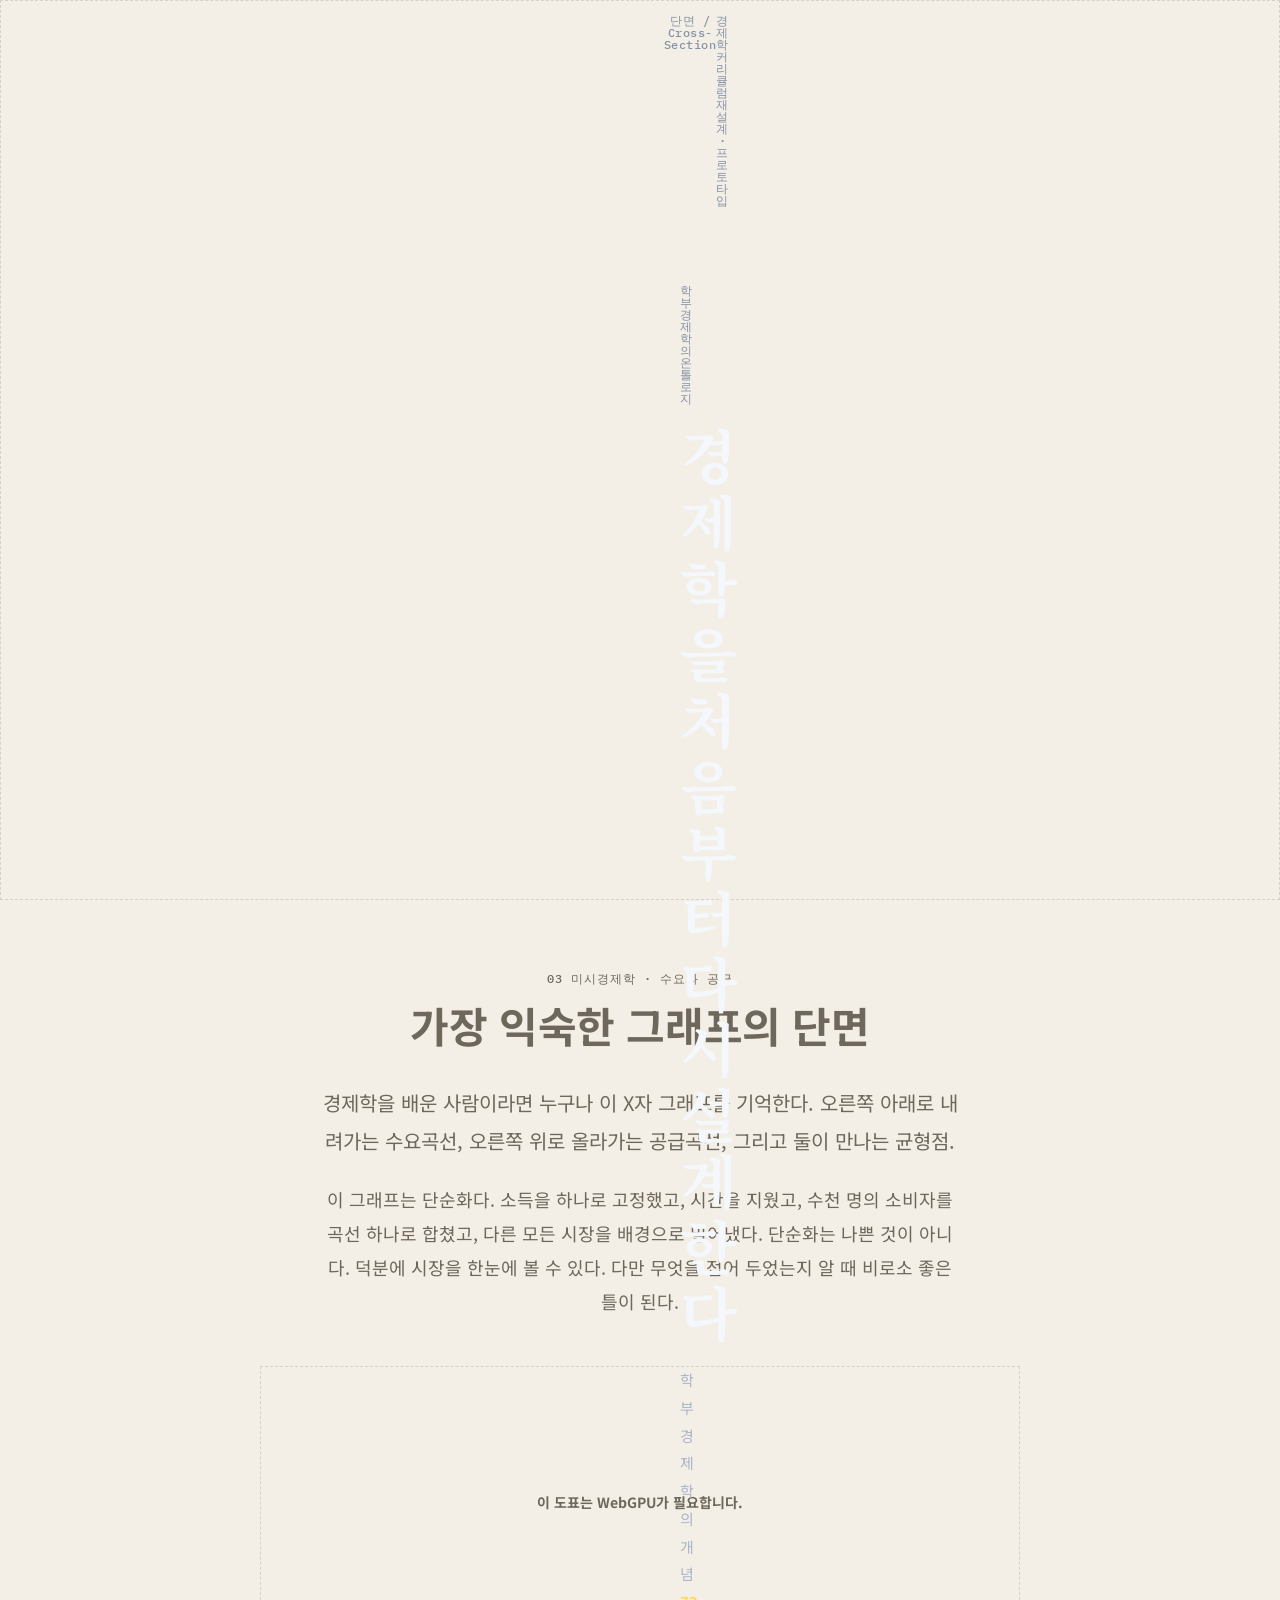
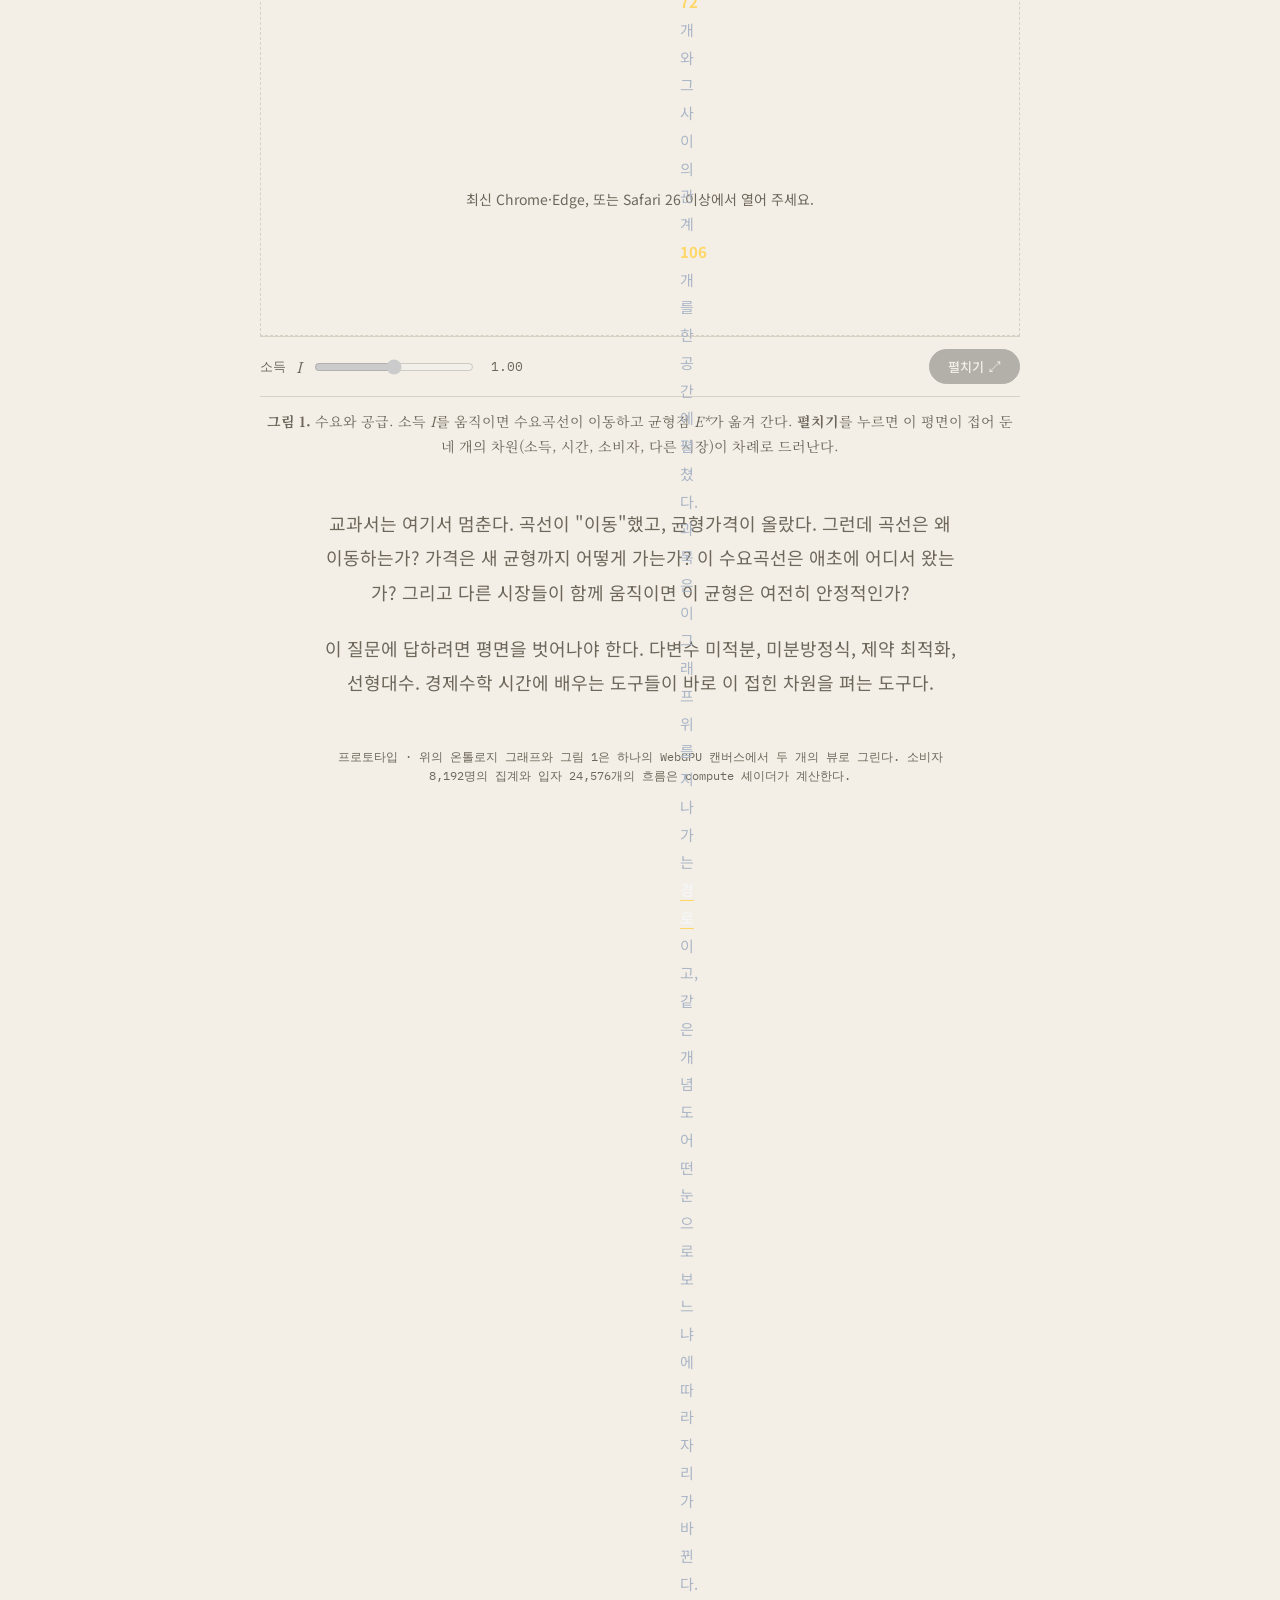
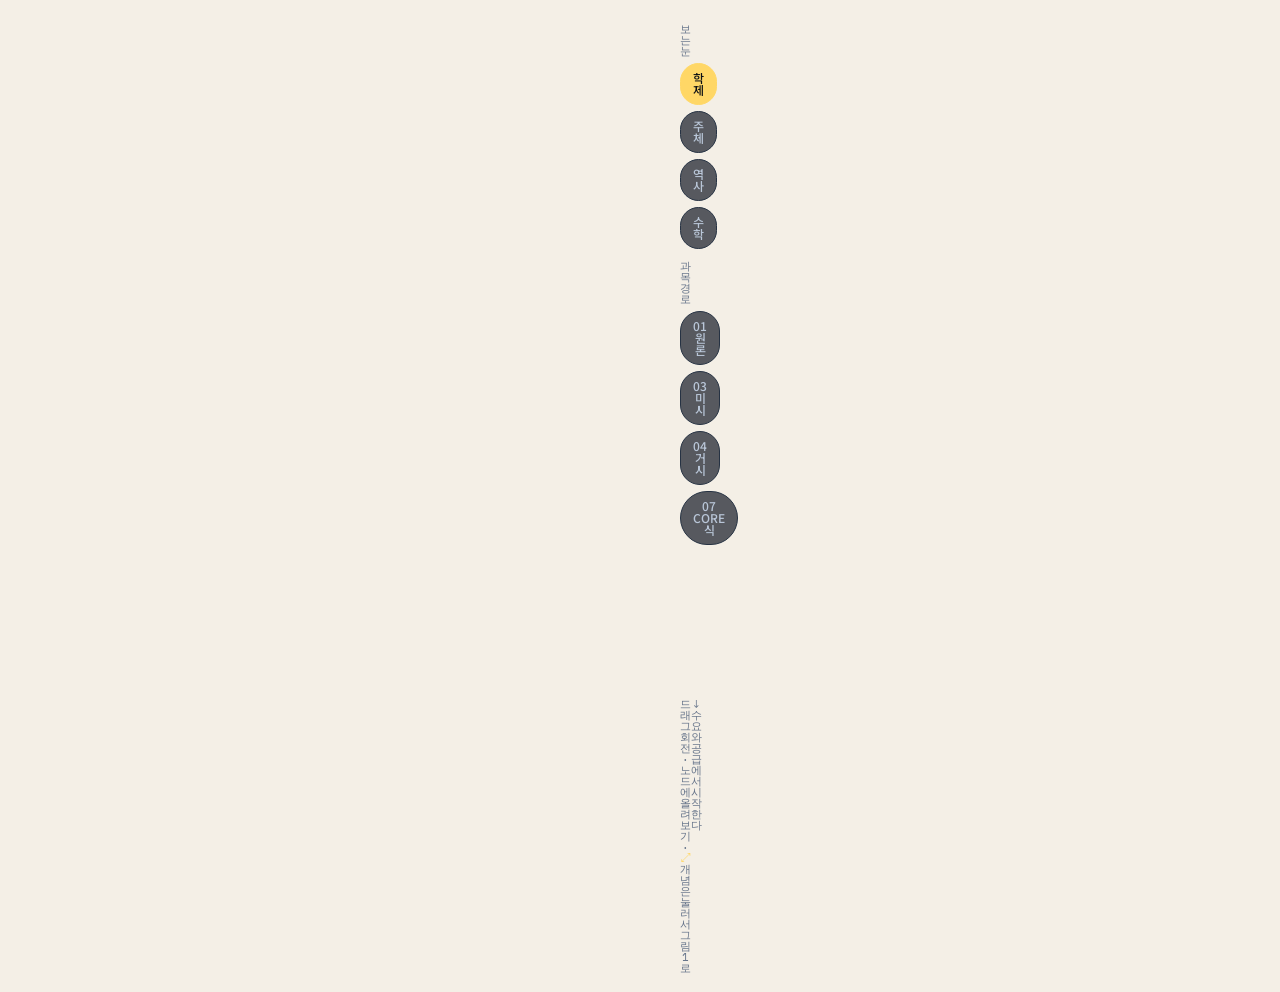
<file: prototype/supply-demand/index.html>
<!doctype html>
<html lang="ko">
<head>
<meta charset="utf-8">
<meta name="viewport" content="width=device-width, initial-scale=1">
<title>단면 / Cross-Section (프로토타입)</title>
<link rel="preconnect" href="https://fonts.googleapis.com">
<link rel="preconnect" href="https://fonts.gstatic.com" crossorigin>
<link href="https://fonts.googleapis.com/css2?family=IBM+Plex+Mono:wght@400;500&family=Noto+Sans+KR:wght@400;500;700&family=Noto+Serif+KR:wght@400;600;700&display=swap" rel="stylesheet">
<link rel="stylesheet" href="style.css">
</head>
<body>

<section id="hero" class="hero">
  <div class="hero-ui">
    <header class="masthead dark">
      <span>단면 / Cross-Section</span>
      <span>경제학 커리큘럼 재설계 · 프로토타입</span>
    </header>
    <div class="hero-copy">
      <p class="kicker dark">학부 경제학의 온톨로지</p>
      <h1 class="hero-title">경제학을<br>처음부터<br>다시 설계한다</h1>
      <p class="hero-sub">학부 경제학의 개념 <b id="stat-concepts">72</b>개와 그 사이의 관계 <b id="stat-edges">100</b>개를 한 공간에 펼쳤다. 과목은 이 그래프 위를 지나가는 <em>경로</em>이고, 같은 개념도 어떤 눈으로 보느냐에 따라 자리가 바뀐다.</p>
      <div class="chips">
        <span class="ui-label">보는 눈</span>
        <button type="button" data-lens="course" class="on">학제</button>
        <button type="button" data-lens="agent">주체</button>
        <button type="button" data-lens="history">역사</button>
        <button type="button" data-lens="math">수학</button>
      </div>
      <div class="chips">
        <span class="ui-label">과목 경로</span>
        <button type="button" data-path="principles">01 원론</button>
        <button type="button" data-path="micro">03 미시</button>
        <button type="button" data-path="macro">04 거시</button>
        <button type="button" data-path="core">07 CORE식</button>
      </div>
      <div id="path-caption" class="path-caption"></div>
    </div>
    <div class="hero-foot">
      <span>드래그 회전 · 노드에 올려 보기 · <b>⤢</b> 개념은 눌러서 그림 1로</span>
      <span>↓ 수요와 공급에서 시작한다</span>
    </div>
  </div>
</section>

<main>
  <p class="kicker">03 미시경제학 · 수요와 공급</p>
  <h1>가장 익숙한 그래프의 단면</h1>
  <p class="lede">경제학을 배운 사람이라면 누구나 이 X자 그래프를 기억한다. 오른쪽 아래로 내려가는 수요곡선, 오른쪽 위로 올라가는 공급곡선, 그리고 둘이 만나는 균형점.</p>
  <p>이 그래프는 단순화다. 소득을 하나로 고정했고, 시간을 지웠고, 수천 명의 소비자를 곡선 하나로 합쳤고, 다른 모든 시장을 배경으로 밀어냈다. 단순화는 나쁜 것이 아니다. 덕분에 시장을 한눈에 볼 수 있다. 다만 무엇을 접어 두었는지 알 때 비로소 좋은 틀이 된다.</p>

  <figure id="fig1" class="figure">
    <div class="figure-stage" data-scene="supply-demand"></div>
    <div class="figure-controls">
      <label class="ctl">소득 <i>I</i>
        <input id="income" type="range" min="0.5" max="1.5" step="0.01" value="1">
        <output id="income-out">1.00</output>
      </label>
      <button id="expo-btn" class="expo-btn" type="button">펼치기 <span aria-hidden="true">⤢</span></button>
    </div>
    <figcaption><b>그림 1.</b> 수요와 공급. 소득 <i>I</i>를 움직이면 수요곡선이 이동하고 균형점 <i>E*</i>가 옮겨 간다. <b>펼치기</b>를 누르면 이 평면이 접어 둔 네 개의 차원(소득, 시간, 소비자, 다른 시장)이 차례로 드러난다.</figcaption>
  </figure>

  <p>교과서는 여기서 멈춘다. 곡선이 "이동"했고, 균형가격이 올랐다. 그런데 곡선은 왜 이동하는가? 가격은 새 균형까지 어떻게 가는가? 이 수요곡선은 애초에 어디서 왔는가? 그리고 다른 시장들이 함께 움직이면 이 균형은 여전히 안정적인가?</p>
  <p>이 질문에 답하려면 평면을 벗어나야 한다. 다변수 미적분, 미분방정식, 제약 최적화, 선형대수. 경제수학 시간에 배우는 도구들이 바로 이 접힌 차원을 펴는 도구다.</p>
  <p class="colophon">프로토타입 · 위의 온톨로지 그래프와 그림 1은 하나의 WebGPU 캔버스에서 두 개의 뷰로 그린다. 소비자 8,192명의 집계와 입자 24,576개의 흐름은 compute 셰이더가 계산한다.</p>
</main>

<canvas id="gpu"></canvas>
<div id="hero-labels" aria-hidden="true"></div>
<div id="labels" aria-hidden="true"></div>
<div id="tooltip" role="tooltip"></div>
<div id="orbit-hit"></div>

<div id="expo-ui">
  <aside class="expo-panel">
    <div class="brand">단면 · 그림 1 펼침</div>
    <nav class="tabs">
      <button type="button" data-stage="1">① 곡면</button>
      <button type="button" data-stage="2">② 시간</button>
      <button type="button" data-stage="3">③ 소비자</button>
      <button type="button" data-stage="4">④ 시장들</button>
    </nav>
    <h2 id="st-title"></h2>
    <p id="st-body"></p>
    <div id="st-formula" class="formula"></div>
    <div class="math"><span class="math-label">필요한 수학</span><span id="st-math"></span></div>
    <label class="ctl dark" id="income-ctl2">소득 <i>I</i>
      <input id="income2" type="range" min="0.5" max="1.5" step="0.01" value="1">
      <output id="income2-out">1.00</output>
    </label>
    <label class="ctl dark" id="cross-ctl" hidden>교차효과 <i>c</i>
      <input id="cross" type="range" min="-1.6" max="1.6" step="0.01" value="0.4">
      <output id="cross-out">0.40</output>
    </label>
    <button id="back-btn" class="back-btn" type="button">← 종이로 돌아가기</button>
    <p class="hint">드래그 회전 · 휠 확대 · 1 2 3 4 단계 전환 · Esc 돌아가기</p>
  </aside>
</div>

<script type="module" src="main.js"></script>
</body>
</html>
</file>
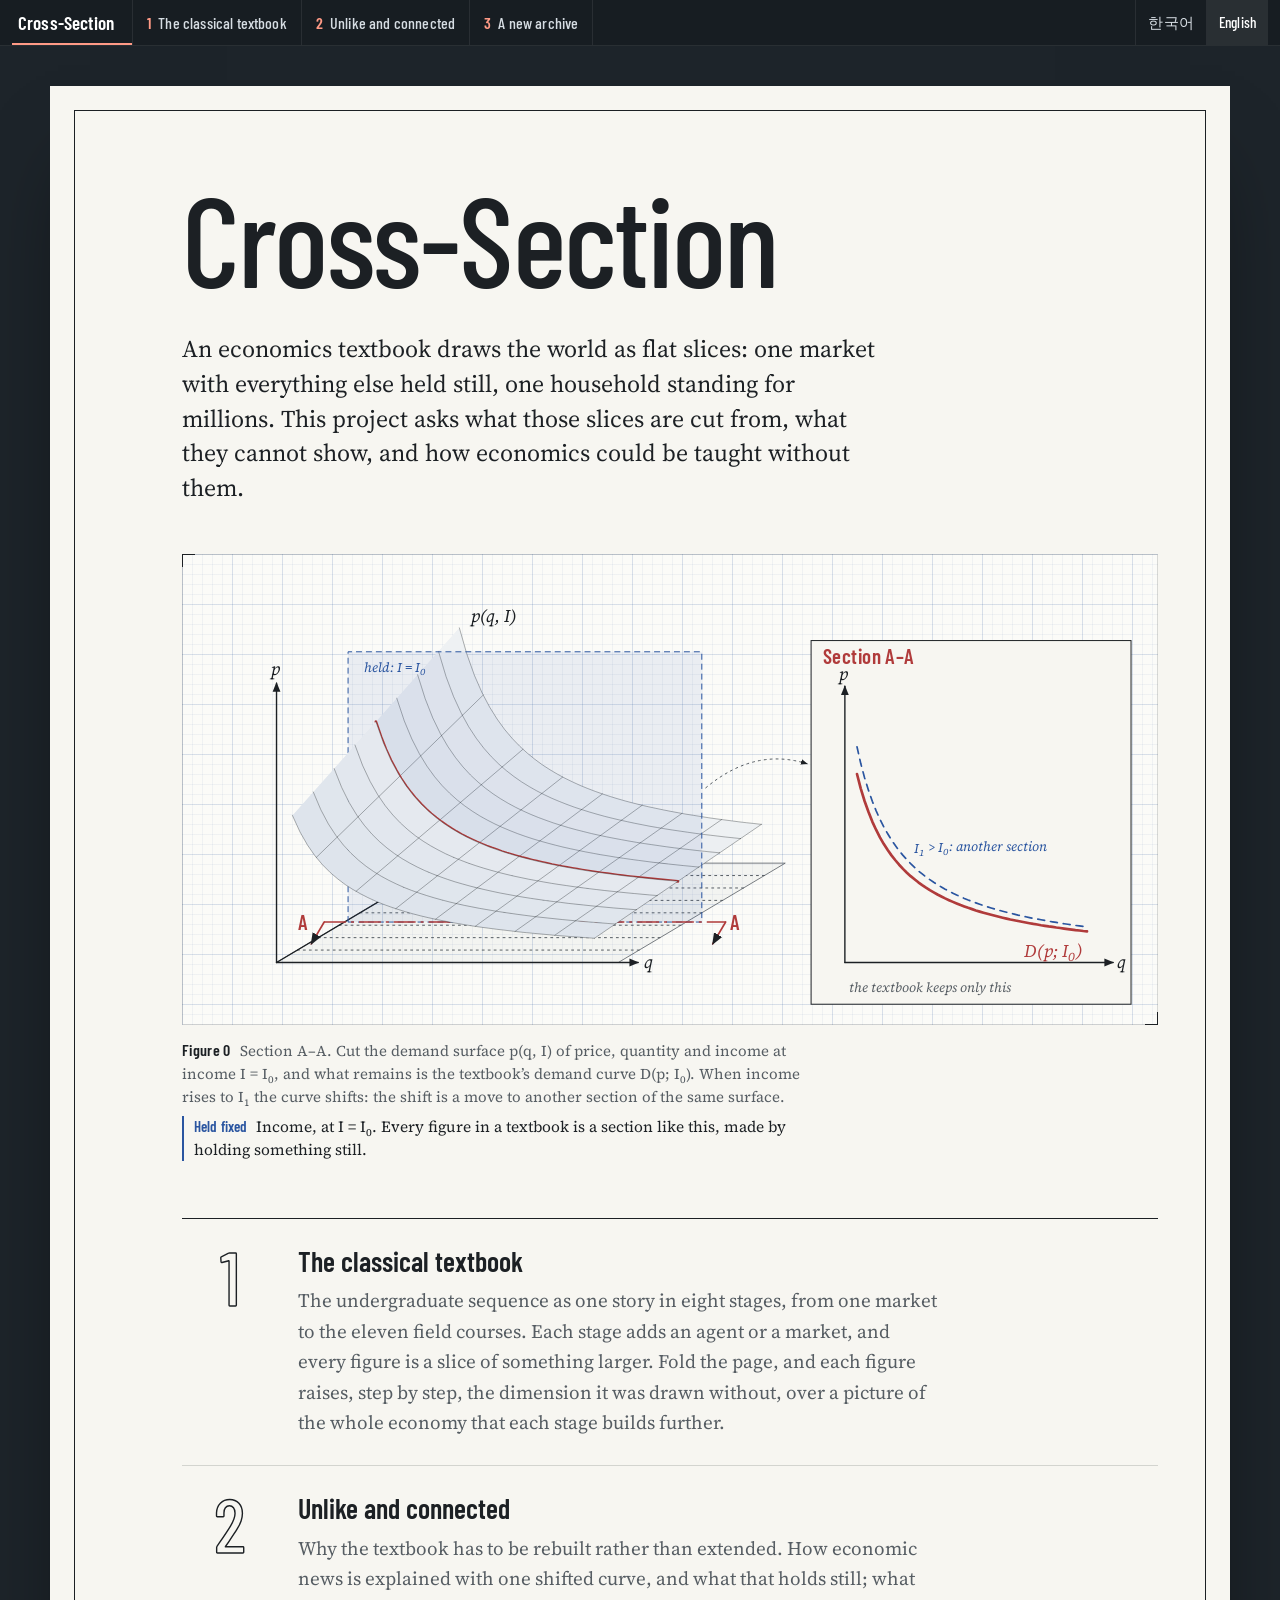
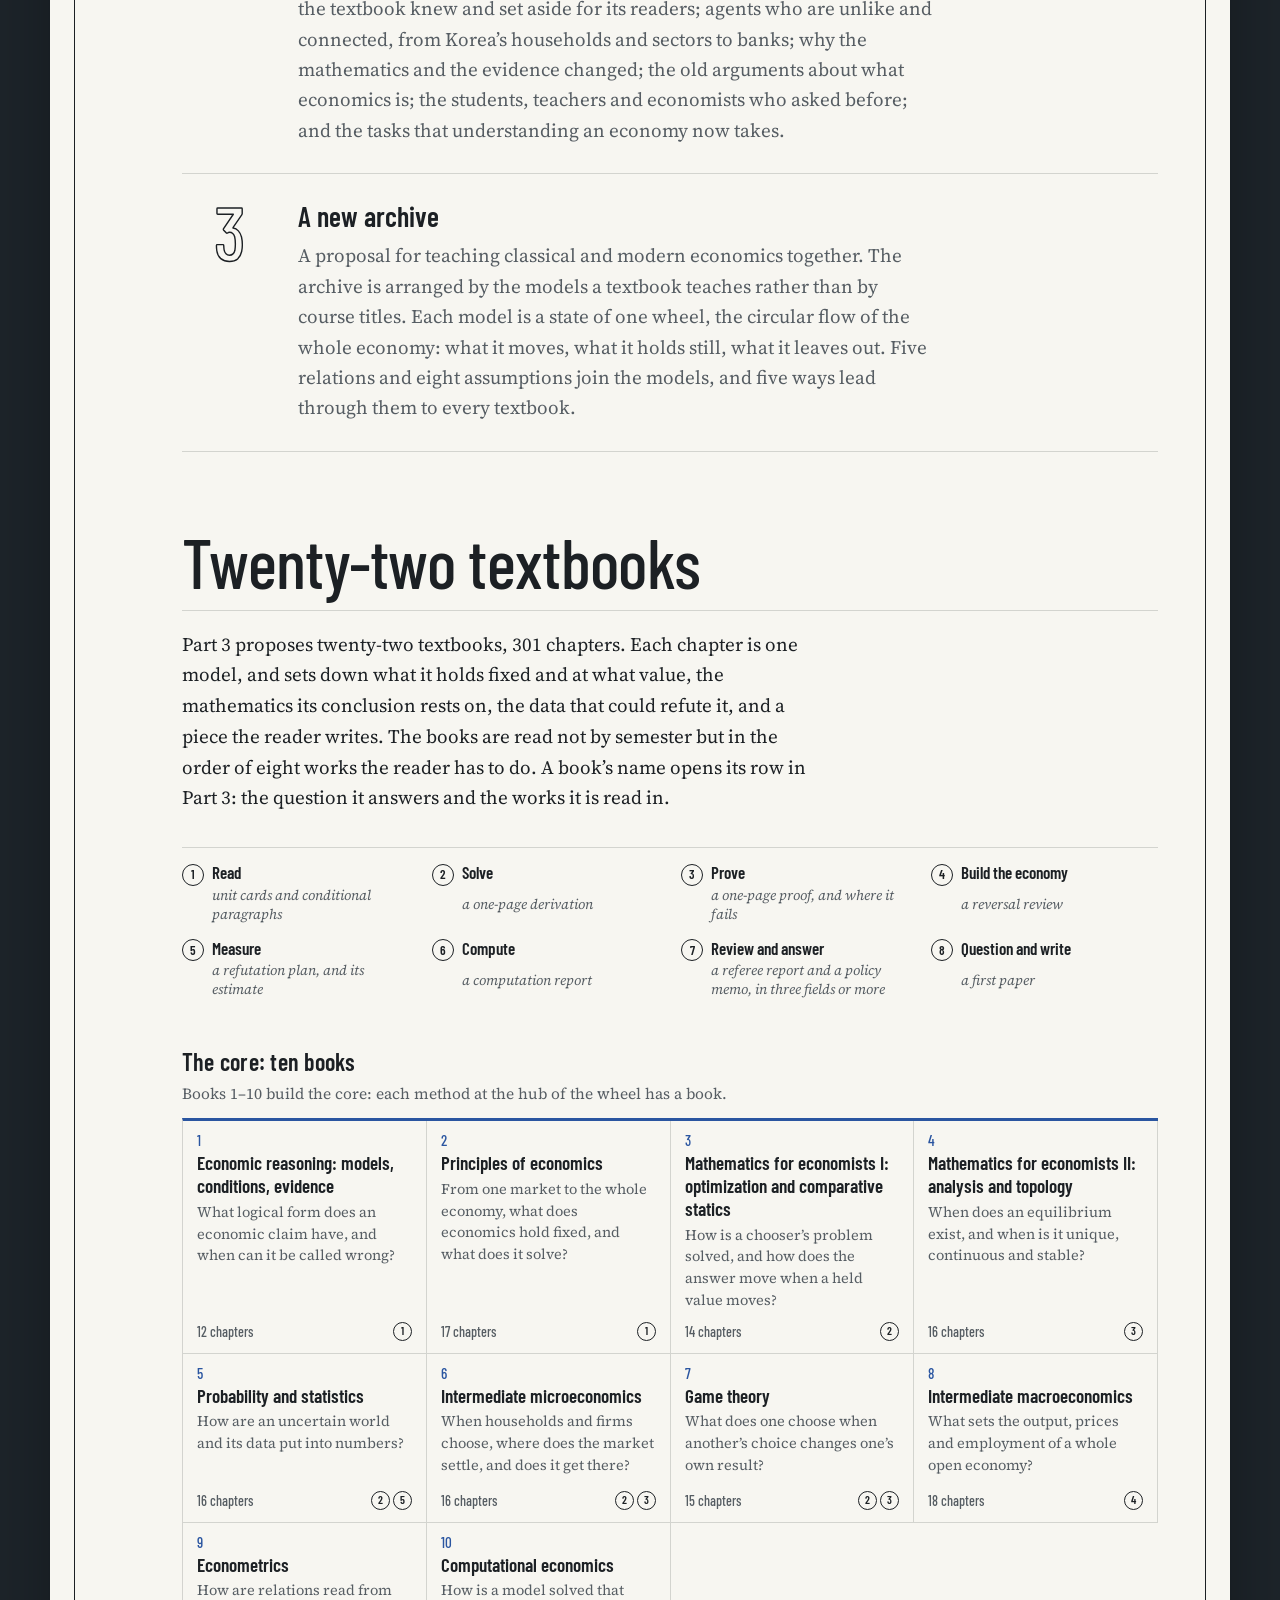
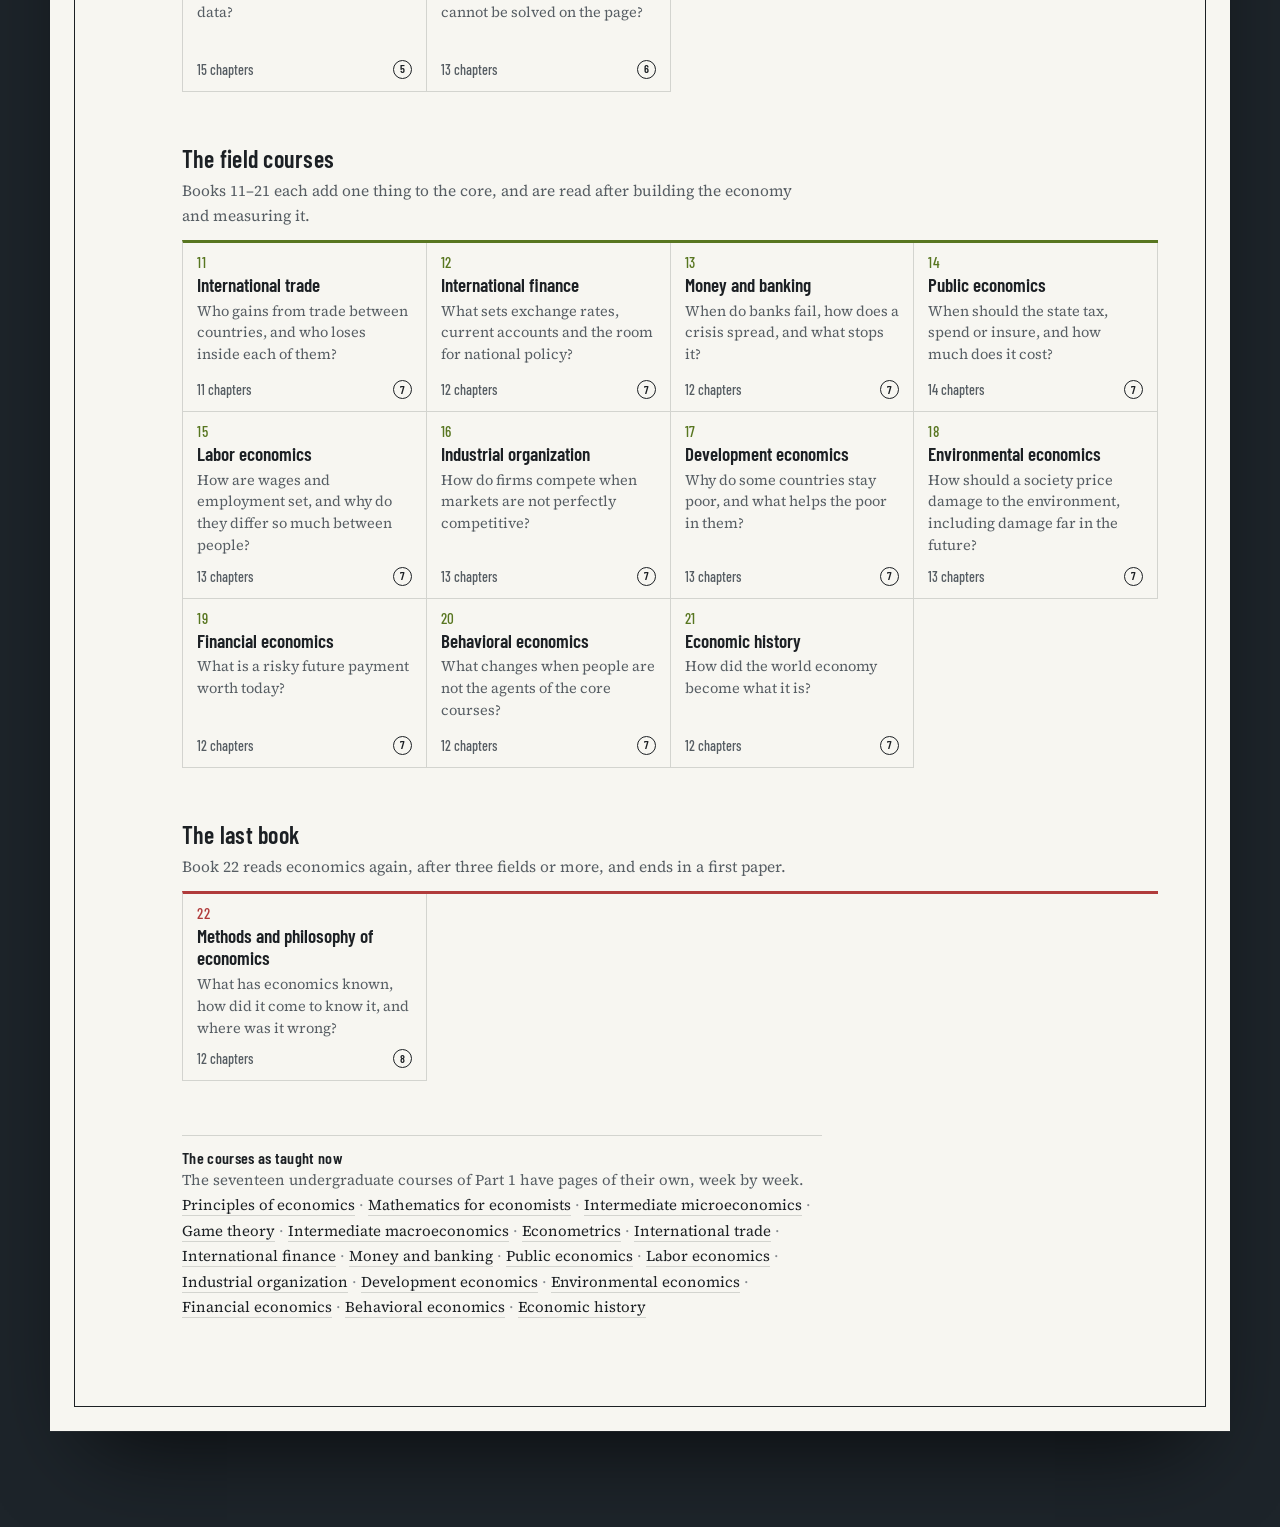
<file: prototype/traditional/index.html>
<!doctype html>
<html lang="en" translate="no">
<head>
<meta charset="utf-8">
<meta name="google" content="notranslate">
<meta name="viewport" content="width=device-width, initial-scale=1">
<title>Cross-Section</title>
<meta name="description" content="How economics has been taught, what the flat textbook cannot show, and a proposal for an archive that teaches it differently.">
<link rel="preconnect" href="https://fonts.googleapis.com">
<link rel="preconnect" href="https://fonts.gstatic.com" crossorigin>
<link href="https://fonts.googleapis.com/css2?family=Barlow+Condensed:wght@400;500;600&family=Source+Serif+4:ital,opsz,wght@0,8..60,400;0,8..60,600;1,8..60,400;1,8..60,600&display=swap" rel="stylesheet">
<link rel="stylesheet" href="style.css">
</head>
<body class="site-page">
<nav class="site" aria-label="Parts">
  <a class="site-home" href="index.html" aria-current="page">Cross-Section</a>
  <a href="classical.html"><span>1</span>The classical textbook</a>
  <a href="beyond.html"><span>2</span>Unlike and connected</a>
  <a href="archive.html"><span>3</span>A new archive</a>
  <span class="langs" role="group" aria-label="Language"><a class="lang" href="index.ko.html" hreflang="ko" lang="ko">한국어</a><a class="lang" href="index.html" hreflang="en" lang="en" aria-current="true">English</a></span>
</nav>

<div class="desk">
<main class="sheet landing">
  <header class="opening">
    <h1>Cross-Section</h1>
    <p class="lede">An economics textbook draws the world as flat slices: one market with everything else held still, one household standing for millions. This project asks what those slices are cut from, what they cannot show, and how economics could be taught without them.</p>
  </header>

  <figure class="fig wide hero" id="f0">
    <div class="fig-art" id="hero-fig"></div>
    <figcaption><span class="fig-no">Figure 0</span>Section A–A. Cut the demand surface p(q, I) of price, quantity and income at income I = I<sub>0</sub>, and what remains is the textbook’s demand curve D(p; I<sub>0</sub>). When income rises to I<sub>1</sub> the curve shifts: the shift is a move to another section of the same surface.</figcaption>
    <p class="held"><span>Held fixed</span>Income, at I = I<sub>0</sub>. Every figure in a textbook is a section like this, made by holding something still.</p>
  </figure>

  <ol class="parts-index">
    <li>
      <a href="classical.html">
        <span class="pi-no">1</span>
        <span class="pi-title">The classical textbook</span>
        <span class="pi-text">The undergraduate sequence as one story in eight stages, from one market to the eleven field courses. Each stage adds an agent or a market, and every figure is a slice of something larger. Fold the page, and each figure raises, step by step, the dimension it was drawn without, over a picture of the whole economy that each stage builds further.</span>
      </a>
    </li>
    <li>
      <a href="beyond.html">
        <span class="pi-no">2</span>
        <span class="pi-title">Unlike and connected</span>
        <span class="pi-text">Why the textbook has to be rebuilt rather than extended. How economic news is explained with one shifted curve, and what that holds still; what the textbook knew and set aside for its readers; agents who are unlike and connected, from Korea’s households and sectors to banks; why the mathematics and the evidence changed; the old arguments about what economics is; the students, teachers and economists who asked before; and the tasks that understanding an economy now takes.</span>
      </a>
    </li>
    <li>
      <a href="archive.html">
        <span class="pi-no">3</span>
        <span class="pi-title">A new archive</span>
        <span class="pi-text">A proposal for teaching classical and modern economics together. The archive is arranged by the models a textbook teaches rather than by course titles. Each model is a state of one wheel, the circular flow of the whole economy: what it moves, what it holds still, what it leaves out. Five relations and eight assumptions join the models, and five ways lead through them to every textbook.</span>
      </a>
    </li>
  </ol>

  <section class="textbooks" id="books">
    <h2>Twenty-two textbooks</h2>
    <p>Part 3 proposes twenty-two textbooks, 301 chapters. Each chapter is one model, and sets down what it holds fixed and at what value, the mathematics its conclusion rests on, the data that could refute it, and a piece the reader writes. The books are read not by semester but in the order of eight works the reader has to do. A book’s name opens its row in Part 3: the question it answers and the works it is read in.</p>
    <ol class="works-legend" id="works-legend" aria-label="The eight works"></ol>
    <div id="book-shelf"></div>
    <p class="courses-now"><b>The courses as taught now</b>The seventeen undergraduate courses of Part 1 have pages of their own, week by week. <span id="course-index"></span></p>
  </section>
</main>
</div>

<script type="module" src="landing.js"></script>
<script type="module">
  import { COURSES } from './curriculum.js';
  import { t, localHref } from './i18n.js';
  document.querySelector('#course-index').innerHTML = COURSES.map((c) => `<a href="${localHref('course.html')}?c=${c.id}">${t(c.name)}</a>`).join('<span class="sep" aria-hidden="true"> · </span>');
</script>
</body>
</html>
</file>
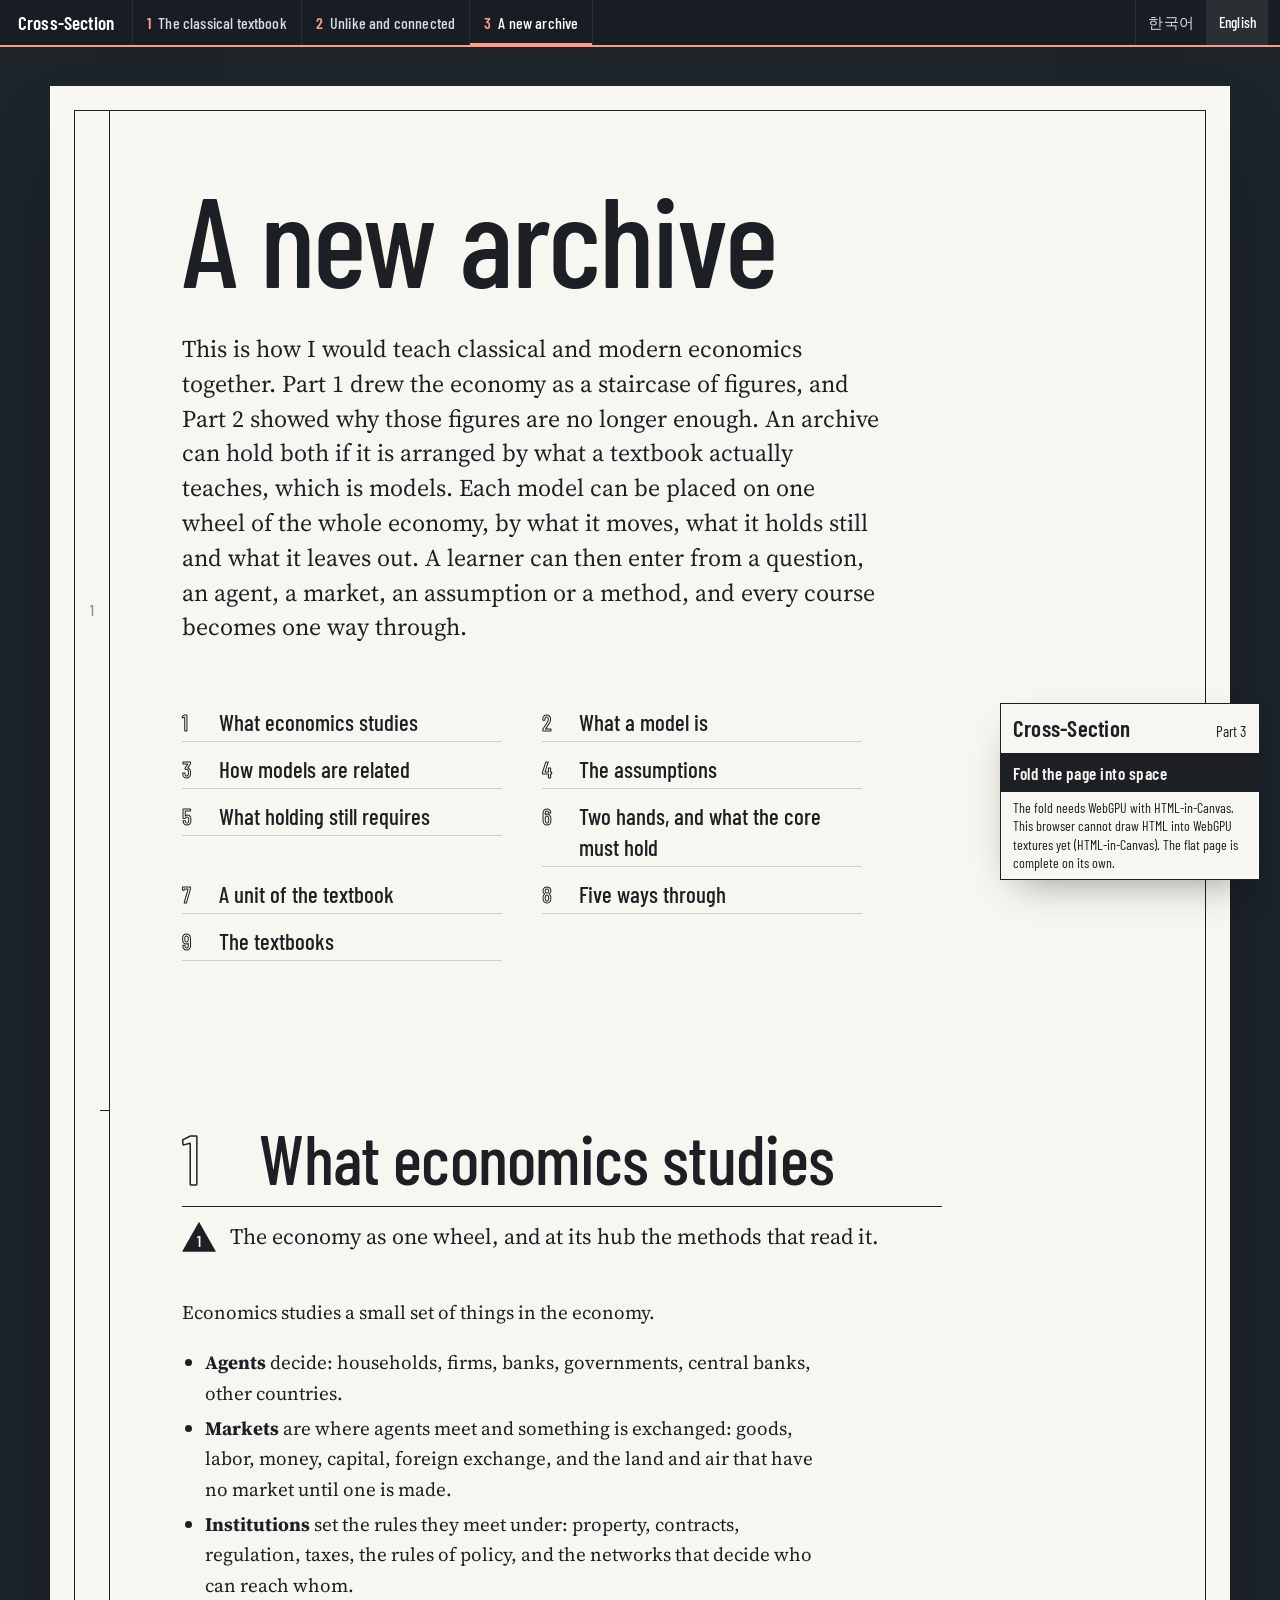
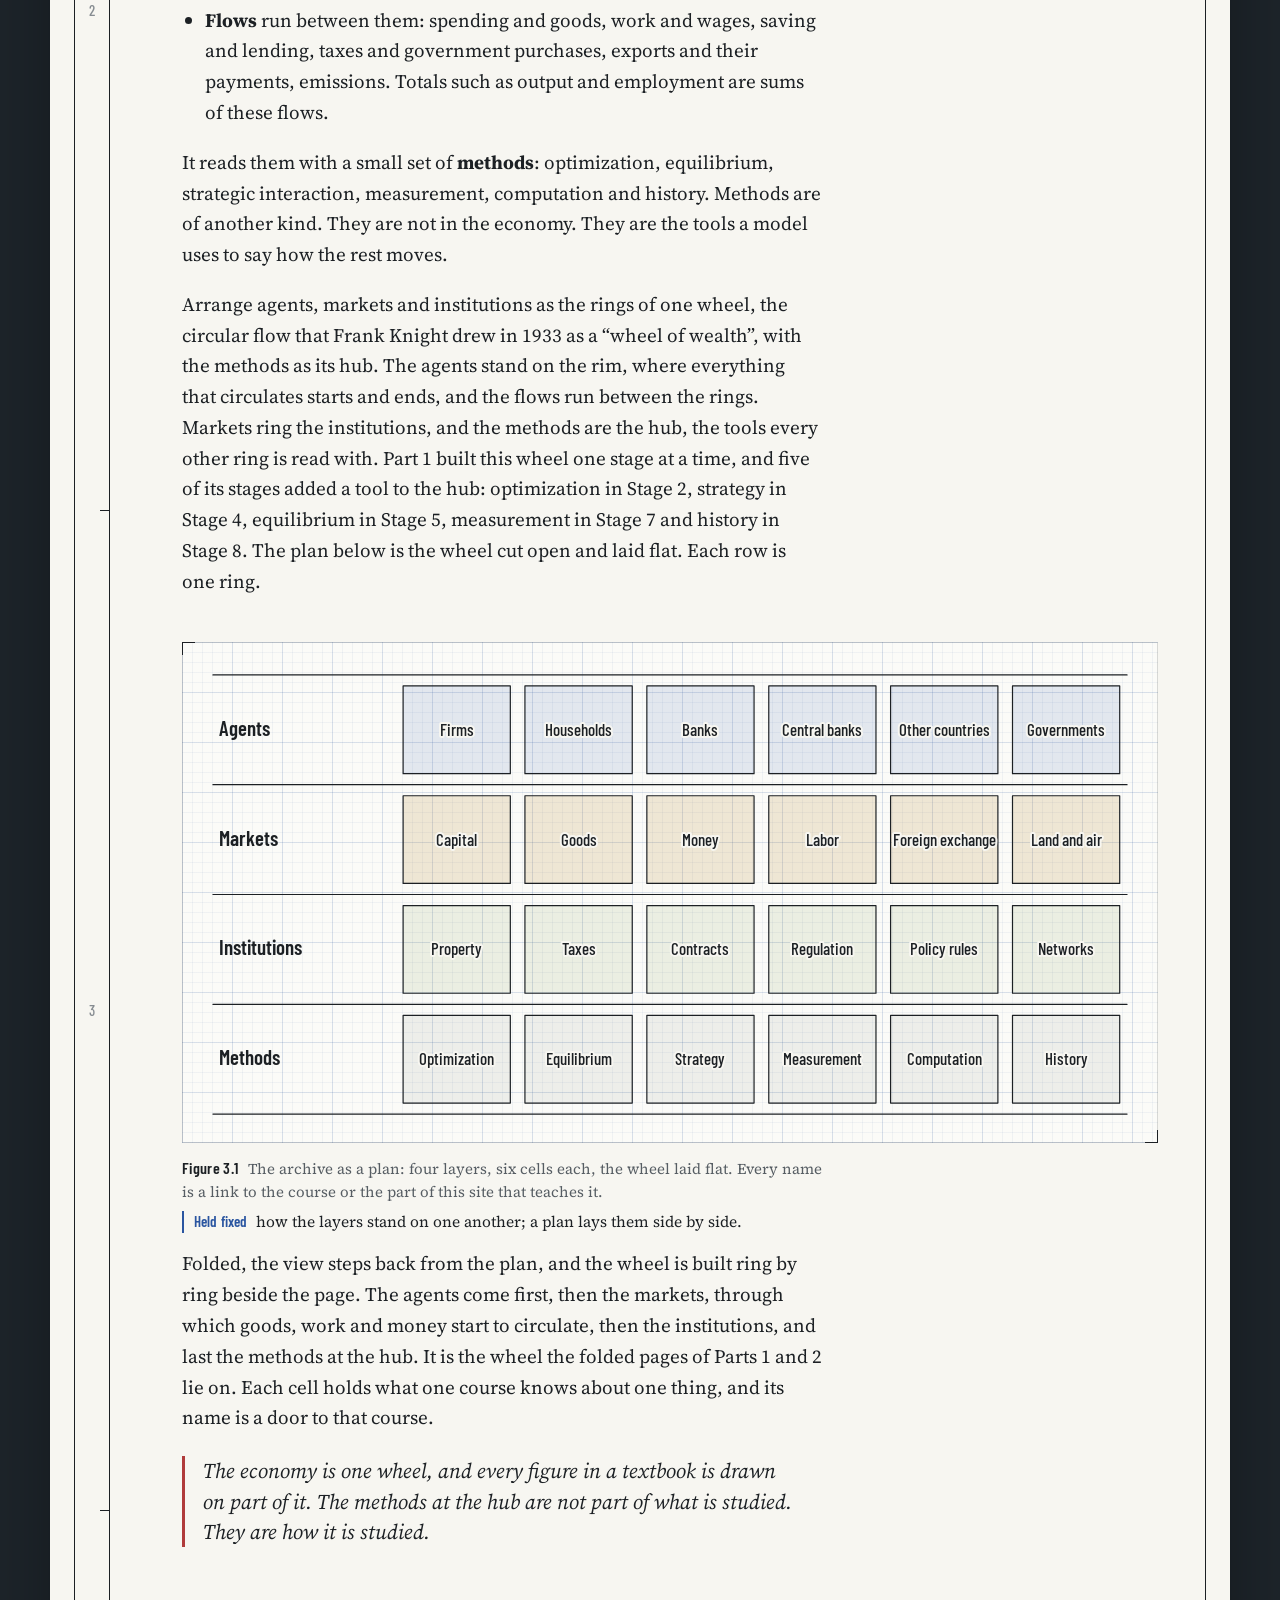
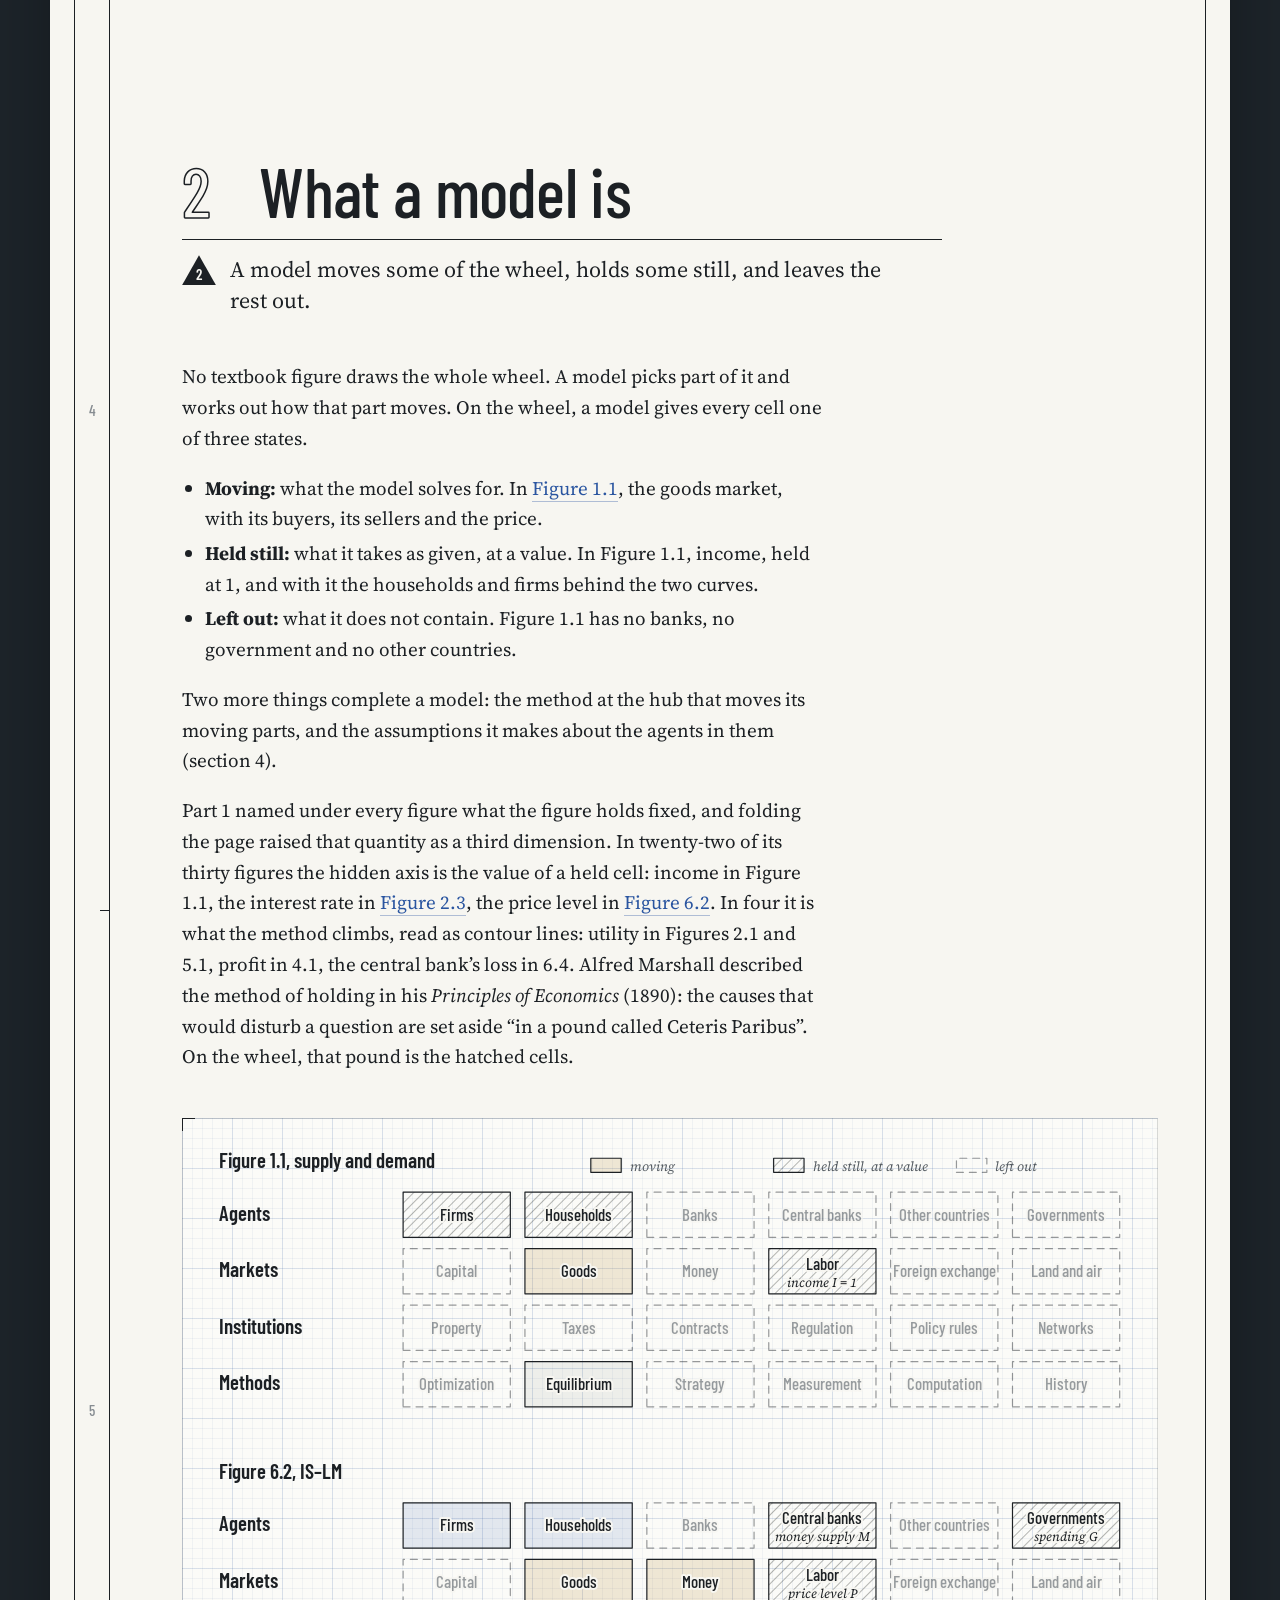
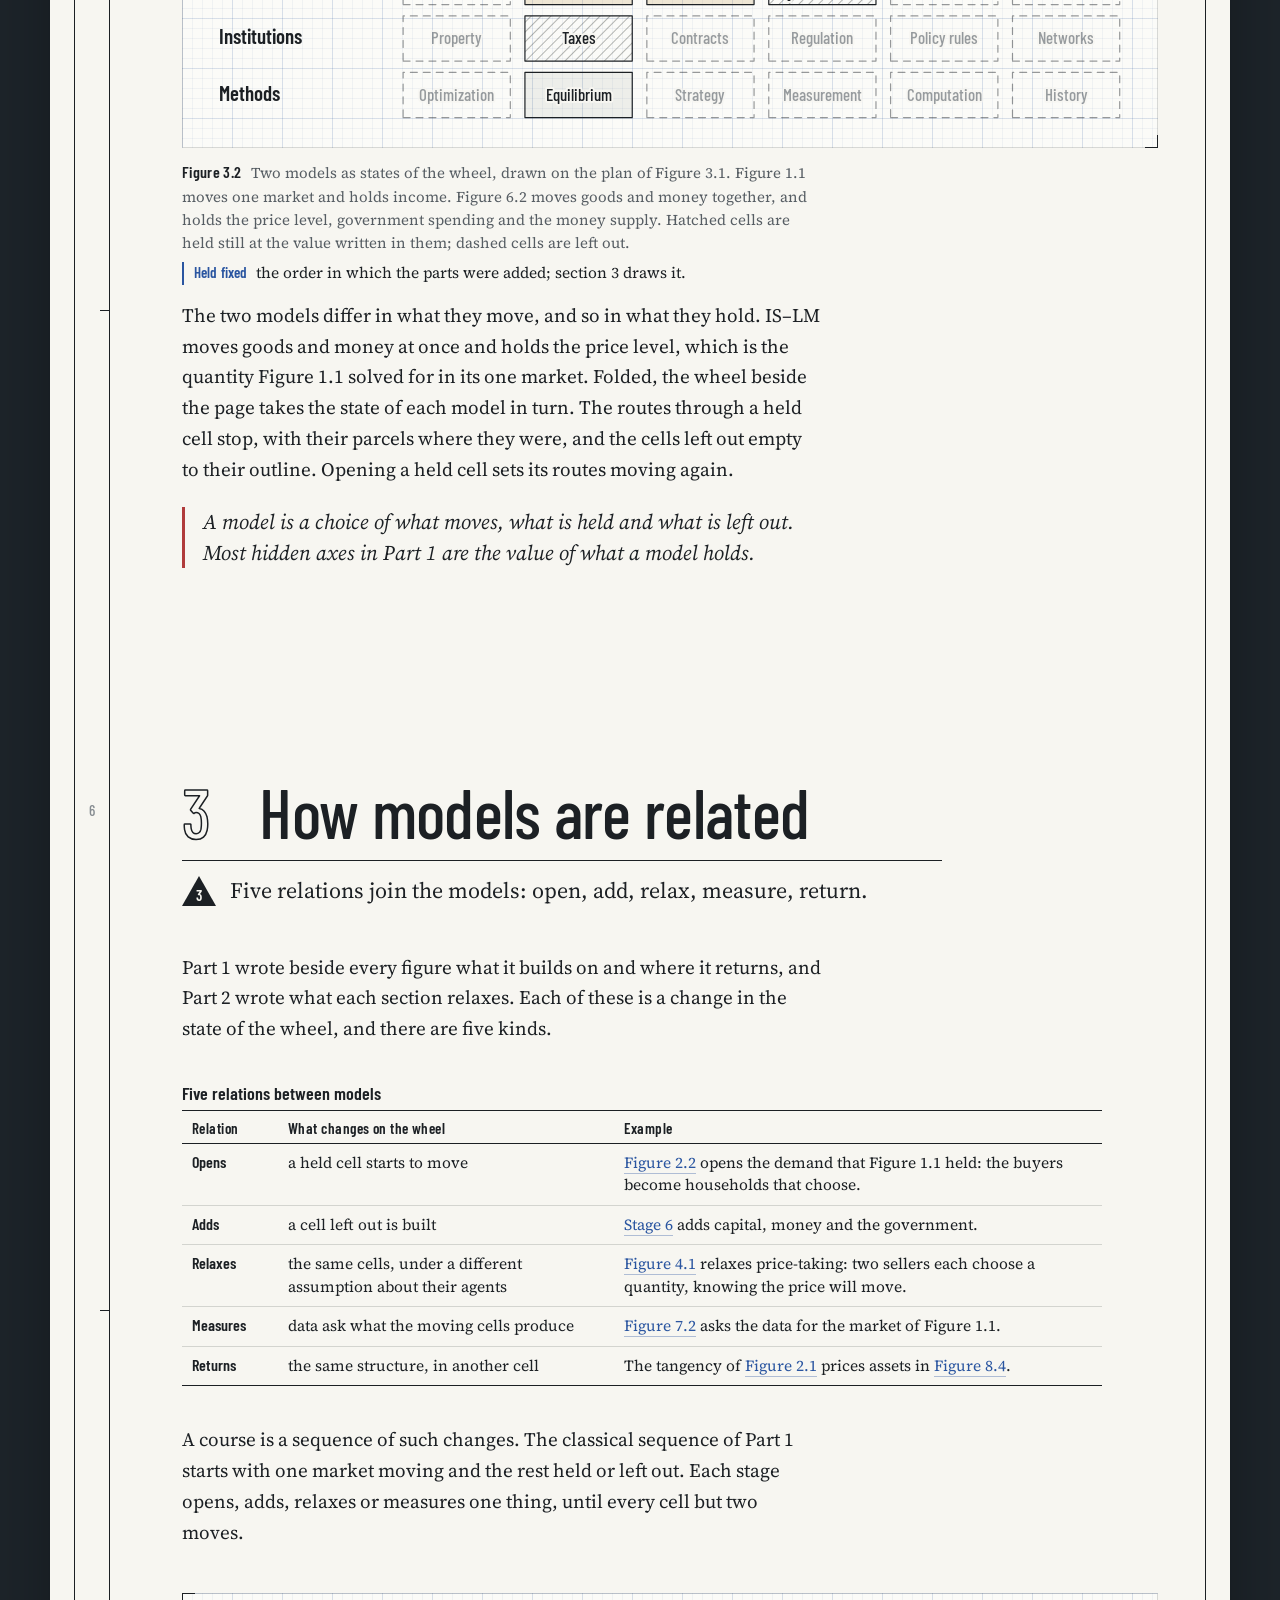
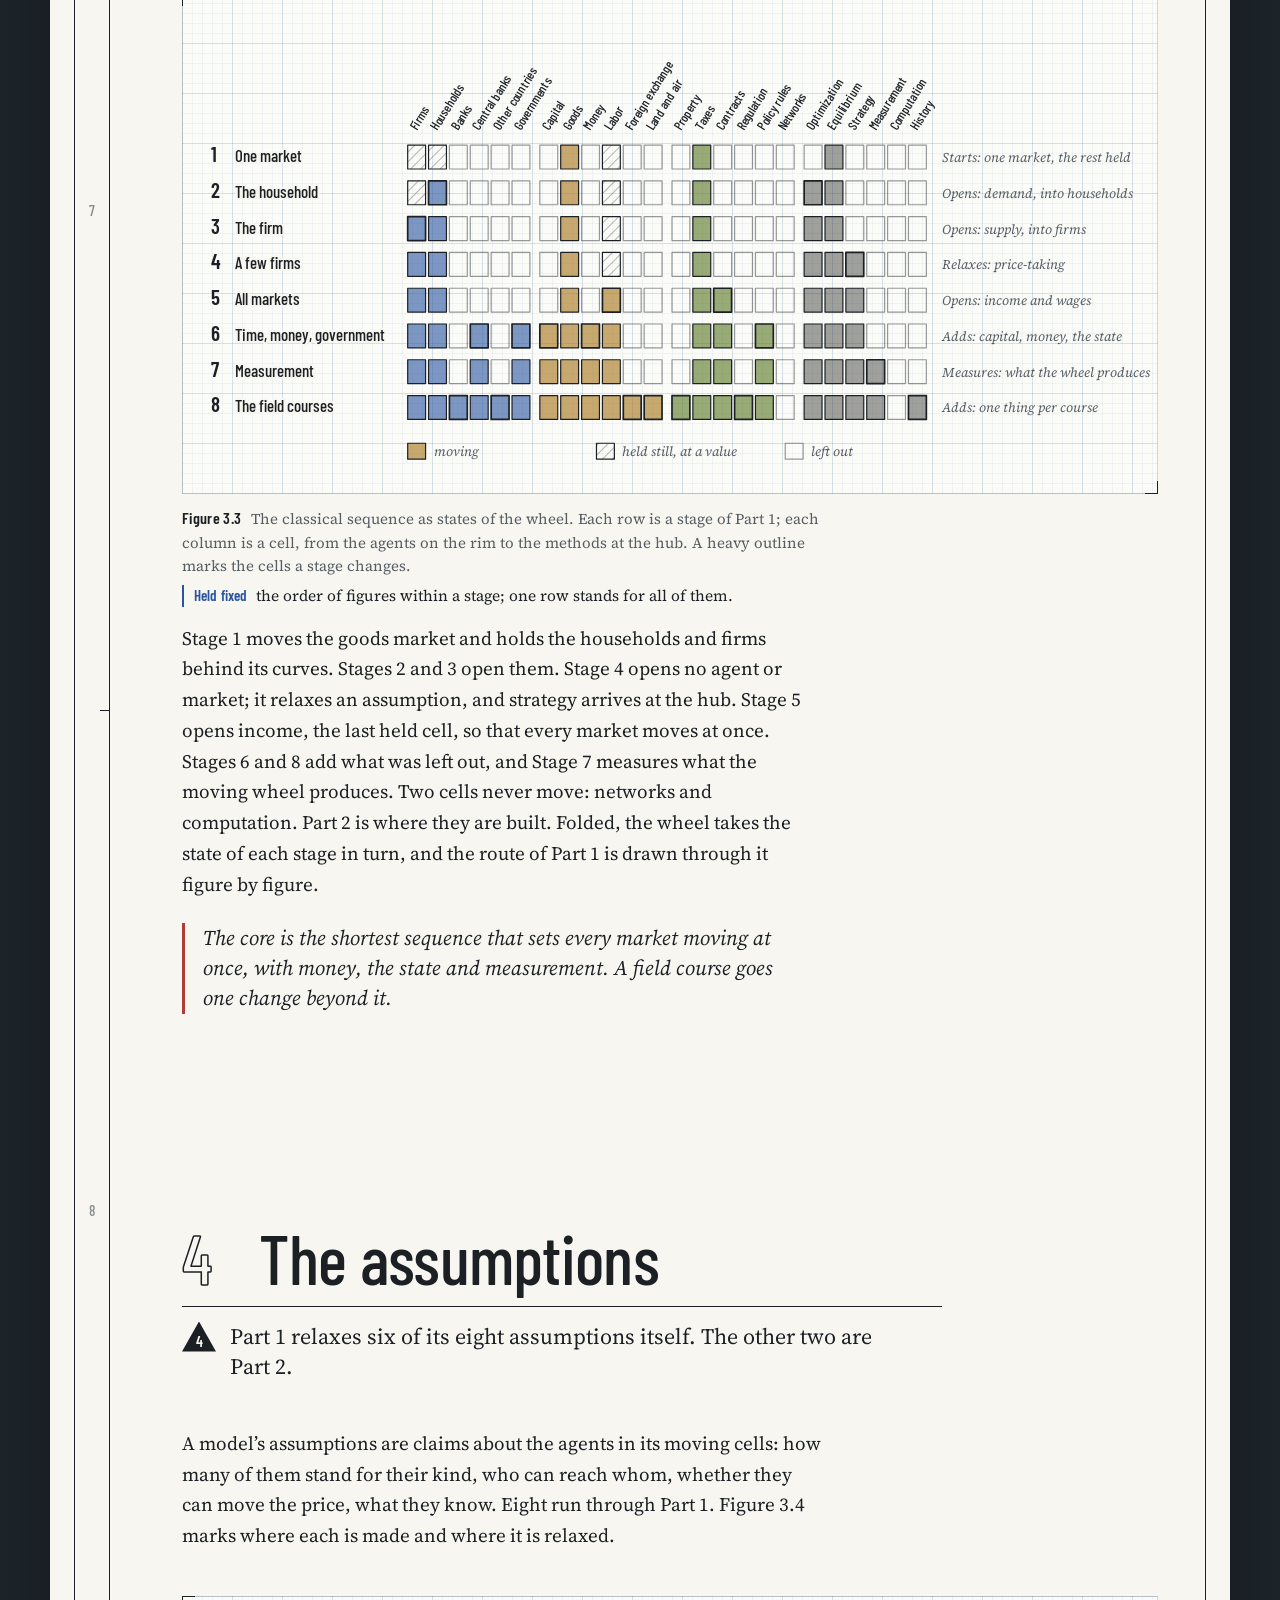
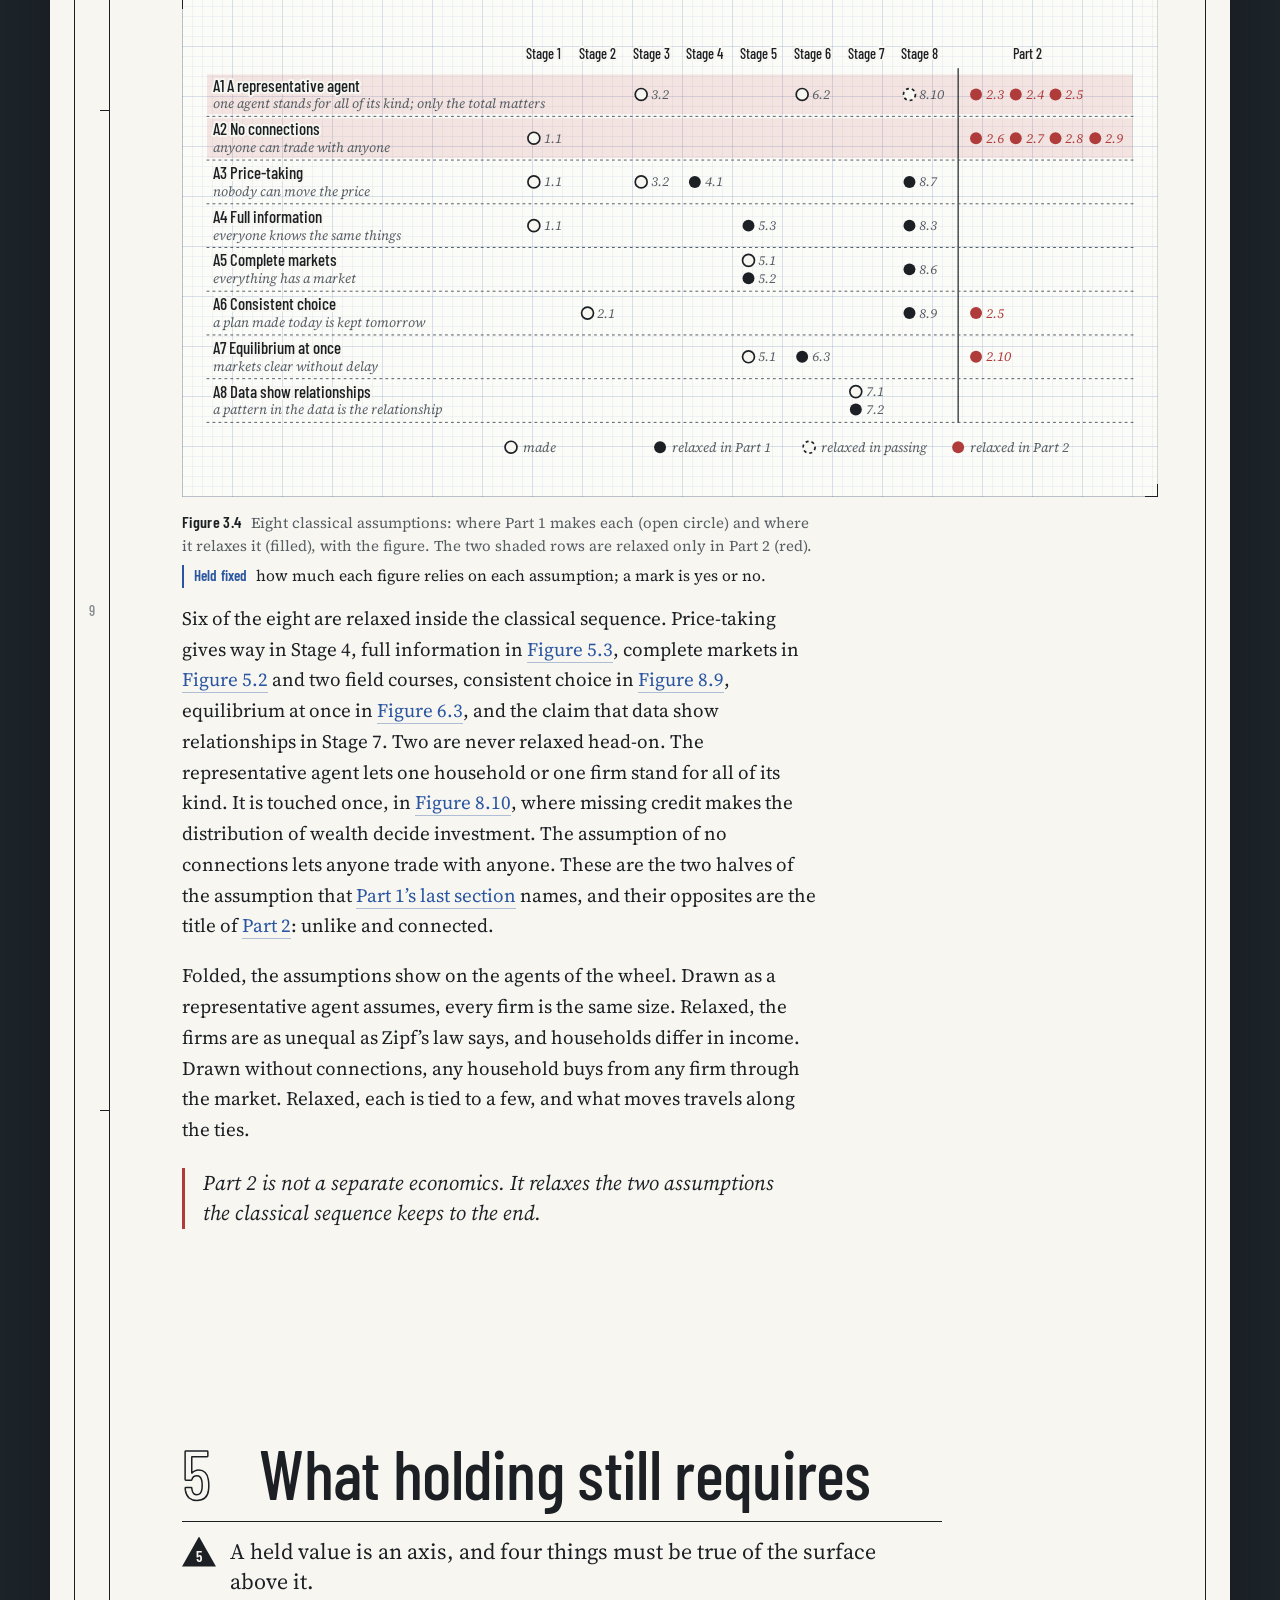
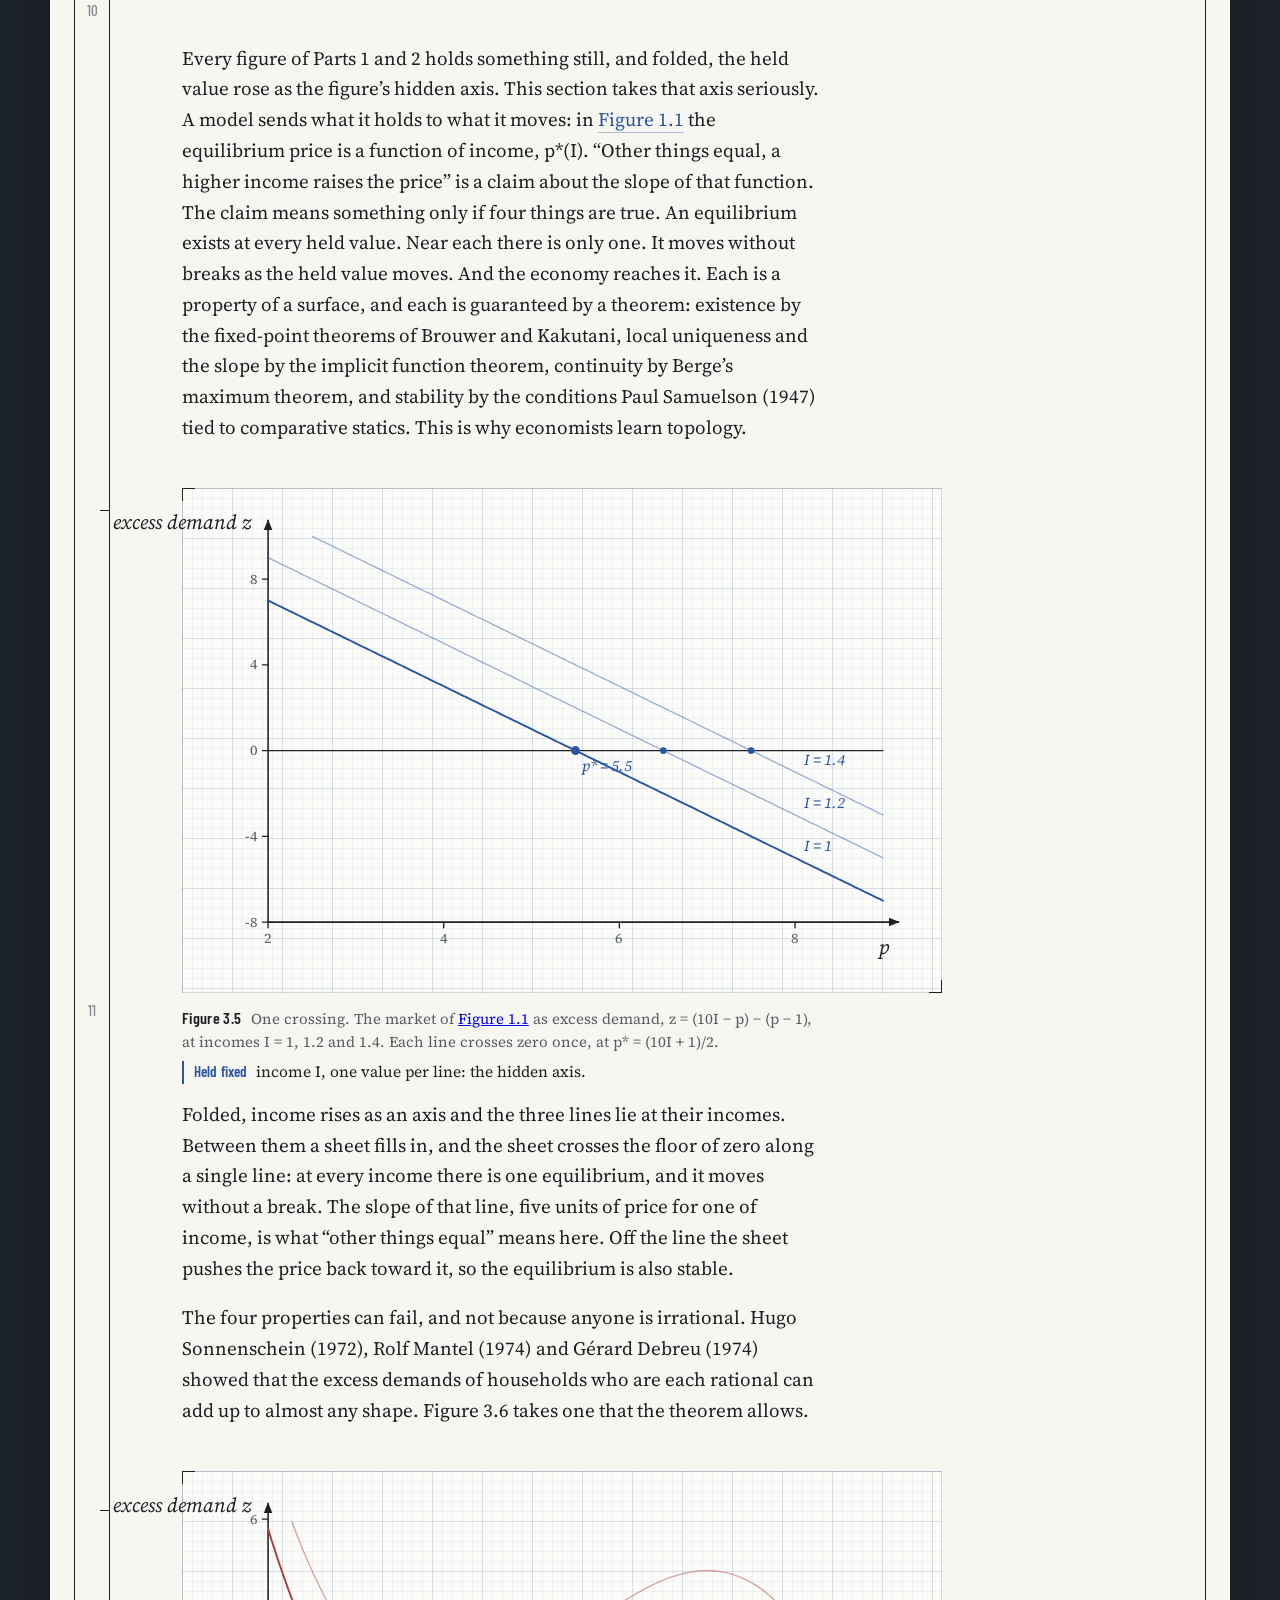
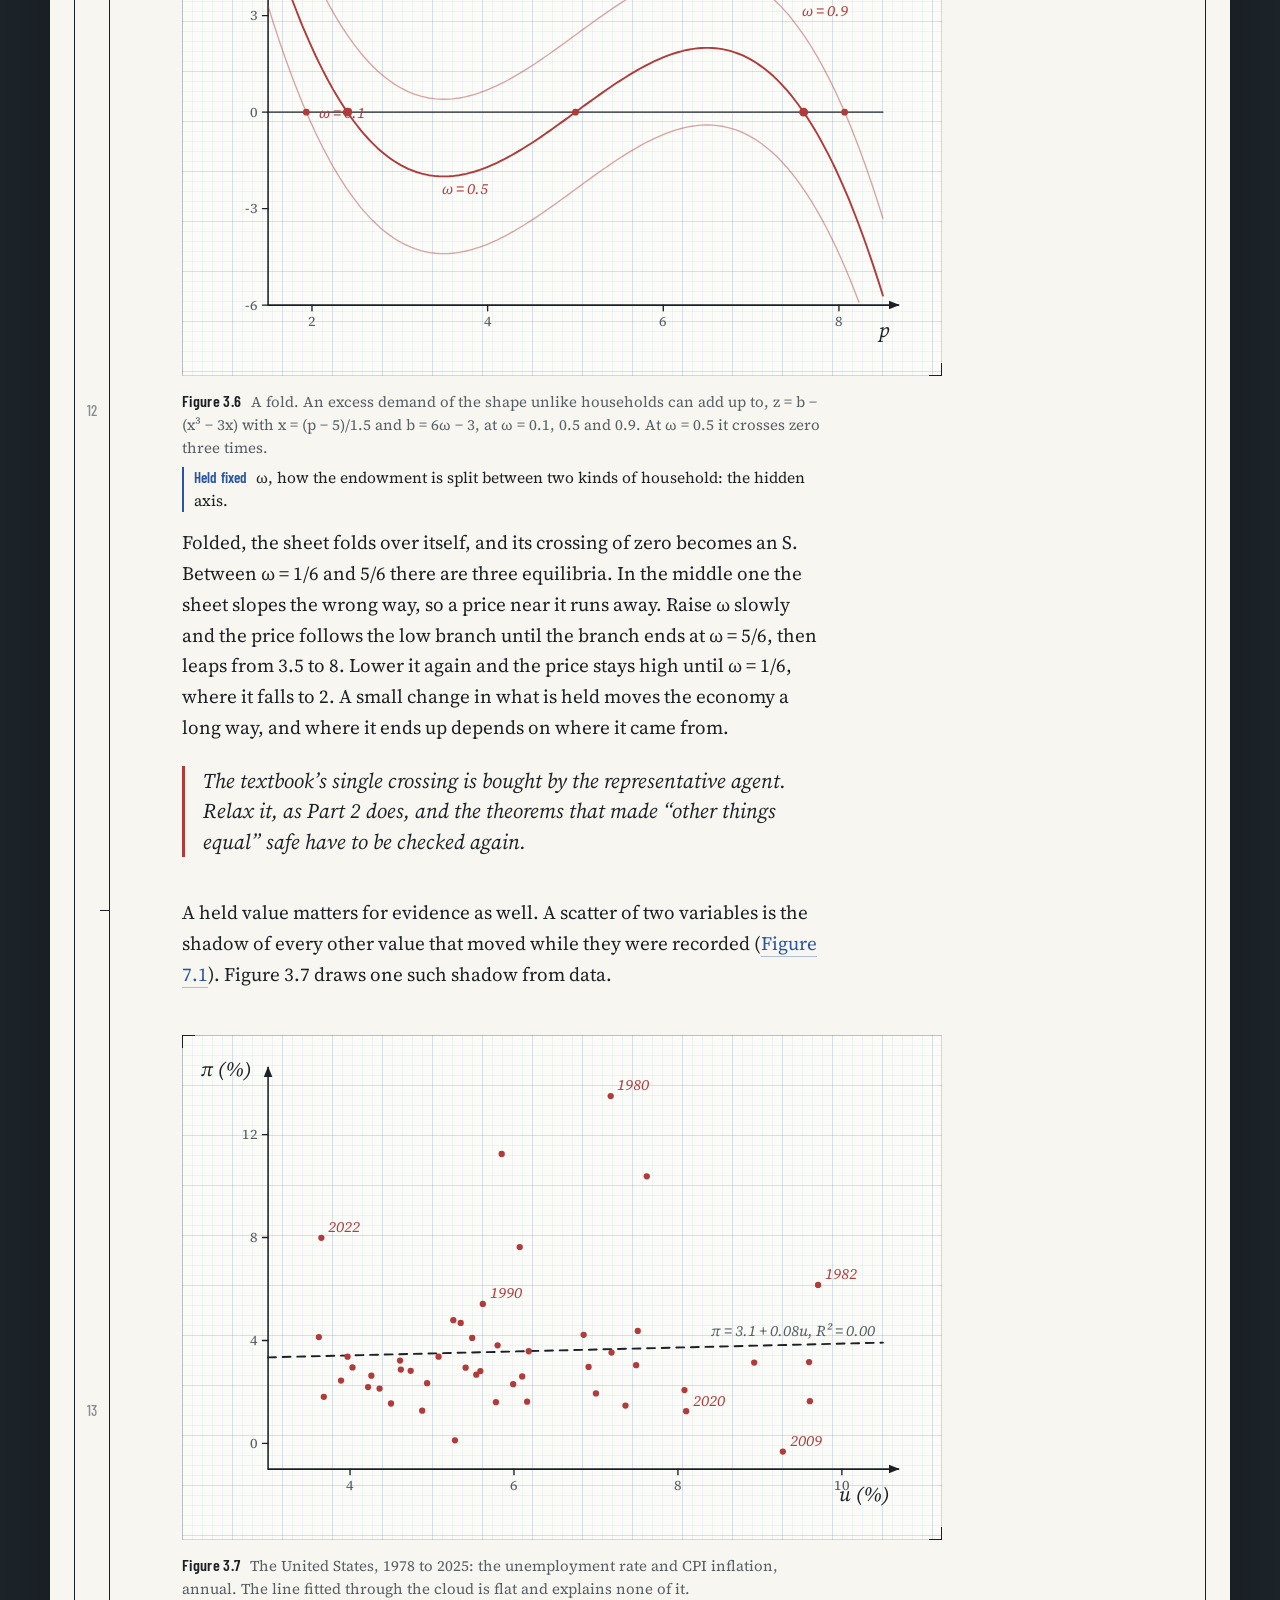
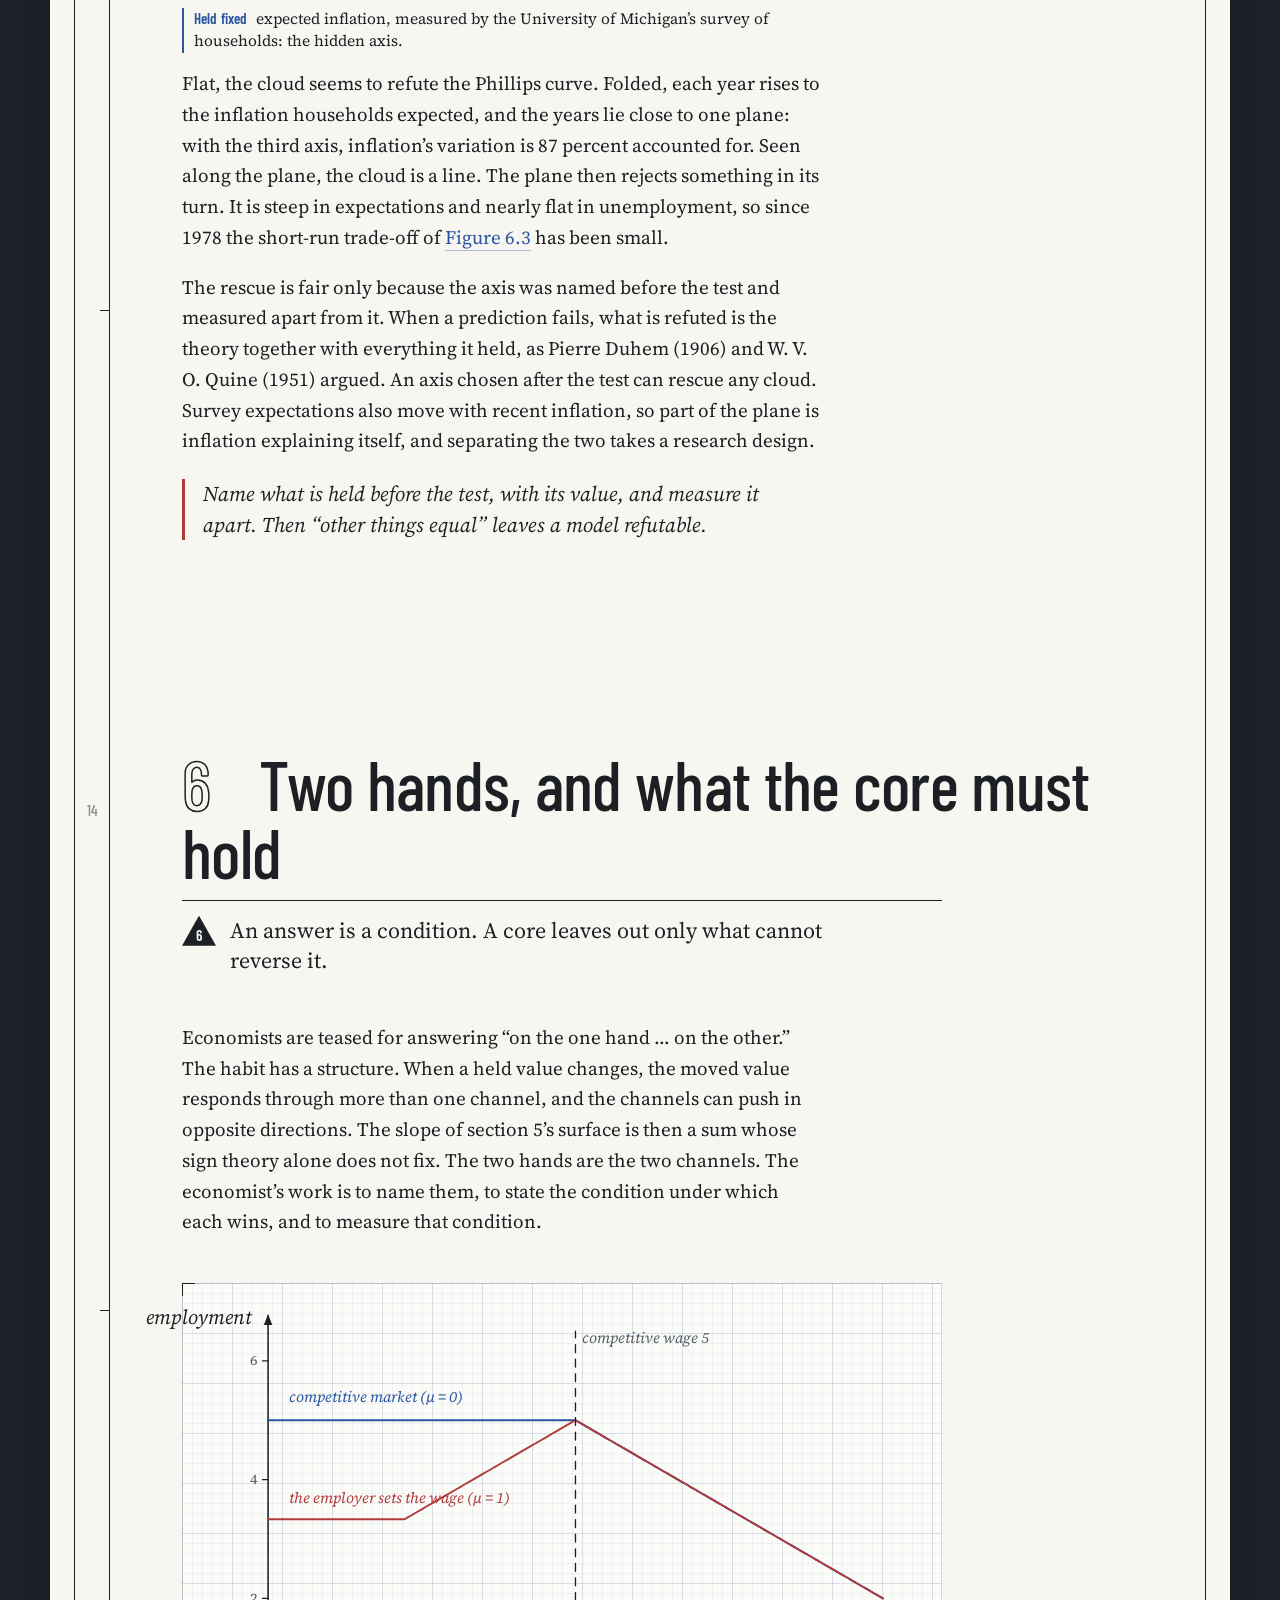
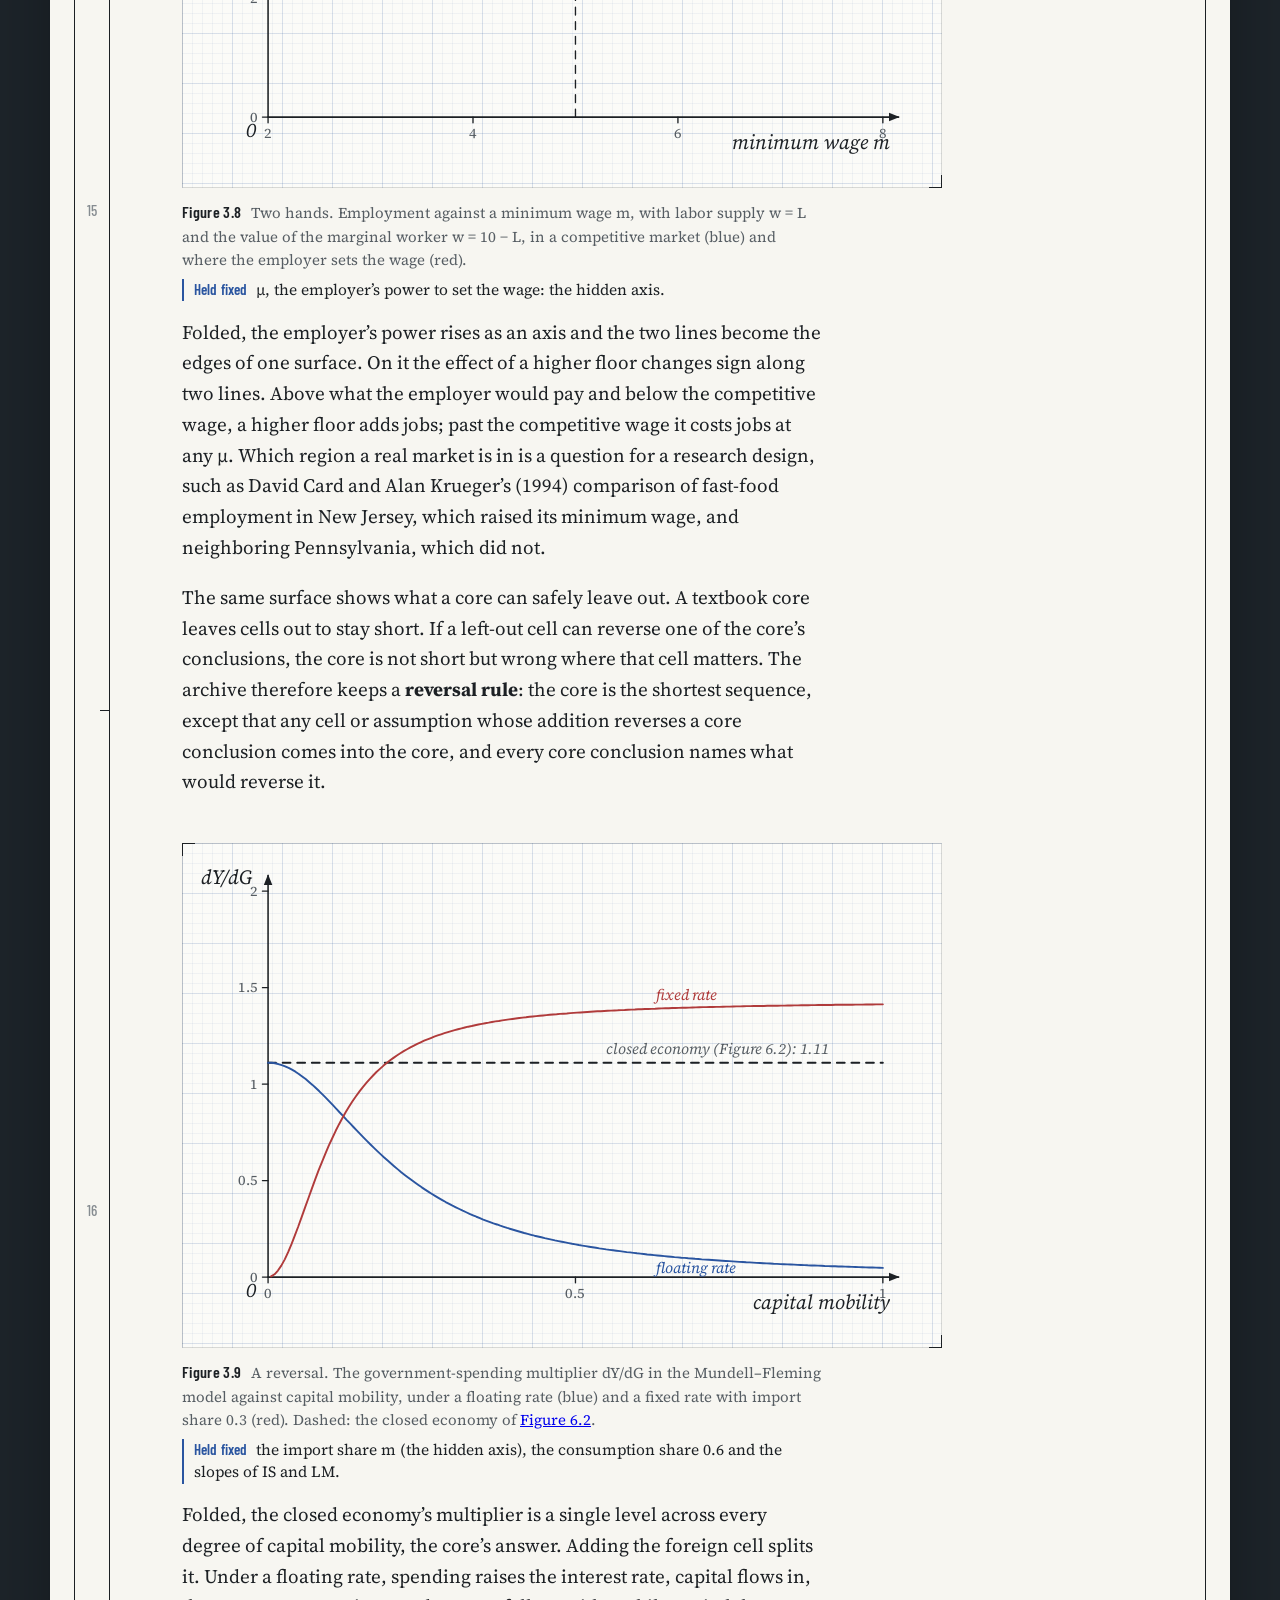
<file: prototype/traditional/archive.html>
<!doctype html>
<html lang="en" translate="no">
<head>
<meta charset="utf-8">
<meta name="google" content="notranslate">
<meta name="viewport" content="width=device-width, initial-scale=1">
<title>Part 3: A new archive — Cross-Section</title>
<meta name="description" content="A proposal for teaching classical and modern economics together: an archive of models, each drawn as a state of one wheel of the economy, joined by five relations and eight assumptions, with five ways through and a door into every textbook.">
<link rel="preconnect" href="https://fonts.googleapis.com">
<link rel="preconnect" href="https://fonts.gstatic.com" crossorigin>
<link href="https://fonts.googleapis.com/css2?family=Barlow+Condensed:wght@400;500;600&family=Source+Serif+4:ital,opsz,wght@0,8..60,400;0,8..60,600;1,8..60,400;1,8..60,600&display=swap" rel="stylesheet">
<link rel="stylesheet" href="style.css">
</head>
<body class="p1 p3">
<nav class="site" aria-label="Parts">
  <a class="site-home" href="index.html">Cross-Section</a>
  <a href="classical.html"><span>1</span>The classical textbook</a>
  <a href="beyond.html"><span>2</span>Unlike and connected</a>
  <a href="archive.html" aria-current="page"><span>3</span>A new archive</a>
  <span class="langs" role="group" aria-label="Language"><a class="lang" href="archive.ko.html" hreflang="ko" lang="ko">한국어</a><a class="lang" href="archive.html" hreflang="en" lang="en" aria-current="true">English</a></span>
</nav>

<div class="desk">
<article id="sheet" class="sheet">
  <div class="zones" aria-hidden="true"></div>

  <header class="opening">
    <h1>A new archive</h1>
    <p class="lede">This is how I would teach classical and modern economics together. Part 1 drew the economy as a staircase of figures, and Part 2 showed why those figures are no longer enough. An archive can hold both if it is arranged by what a textbook actually teaches, which is models. Each model can be placed on one wheel of the whole economy, by what it moves, what it holds still and what it leaves out. A learner can then enter from a question, an agent, a market, an assumption or a method, and every course becomes one way through.</p>
    <p class="needs-fold" hidden>Fold the page with the control in the corner. The wheel this part describes is built beside the page, ring by ring. Each figure then puts it in a state: the parts a model moves keep moving, the parts it holds stop where they are, and the parts it leaves out empty to their outline. The name of every cell is a door.</p>
    <ol class="contents" aria-label="Sections">
      <li><a href="#a1"><span>1</span>What economics studies</a></li>
      <li><a href="#a2"><span>2</span>What a model is</a></li>
      <li><a href="#a3"><span>3</span>How models are related</a></li>
      <li><a href="#a4"><span>4</span>The assumptions</a></li>
      <li><a href="#a5"><span>5</span>What holding still requires</a></li>
      <li><a href="#a6"><span>6</span>Two hands, and what the core must hold</a></li>
      <li><a href="#a7"><span>7</span>A unit of the textbook</a></li>
      <li><a href="#a8"><span>8</span>Five ways through</a></li>
      <li><a href="#a9"><span>9</span>The textbooks</a></li>
    </ol>
  </header>

  <section class="stage" id="a1" data-no="1" data-name="What economics studies">
    <h2><span class="no">1</span>What economics studies</h2>
    <div class="adds"><p><span class="rev" aria-label="Revision 1">1</span>The economy as one wheel, and at its hub the methods that read it.</p></div>
    <p>Economics studies a small set of things in the economy.</p>
    <ul>
      <li><b>Agents</b> decide: households, firms, banks, governments, central banks, other countries.</li>
      <li><b>Markets</b> are where agents meet and something is exchanged: goods, labor, money, capital, foreign exchange, and the land and air that have no market until one is made.</li>
      <li><b>Institutions</b> set the rules they meet under: property, contracts, regulation, taxes, the rules of policy, and the networks that decide who can reach whom.</li>
      <li><b>Flows</b> run between them: spending and goods, work and wages, saving and lending, taxes and government purchases, exports and their payments, emissions. Totals such as output and employment are sums of these flows.</li>
    </ul>
    <p>It reads them with a small set of <b>methods</b>: optimization, equilibrium, strategic interaction, measurement, computation and history. Methods are of another kind. They are not in the economy. They are the tools a model uses to say how the rest moves.</p>
    <p>Arrange agents, markets and institutions as the rings of one wheel, the circular flow that Frank Knight drew in 1933 as a “wheel of wealth”, with the methods as its hub. The agents stand on the rim, where everything that circulates starts and ends, and the flows run between the rings. Markets ring the institutions, and the methods are the hub, the tools every other ring is read with. Part 1 built this wheel one stage at a time, and five of its stages added a tool to the hub: optimization in Stage 2, strategy in Stage 4, equilibrium in Stage 5, measurement in Stage 7 and history in Stage 8. The plan below is the wheel cut open and laid flat. Each row is one ring.</p>

    <figure class="fig wide dense" data-fig="3.1" id="f3-1">
      <div class="fig-art"></div>
      <figcaption><span class="fig-no">Figure 3.1</span>The archive as a plan: four layers, six cells each, the wheel laid flat. Every name is a link to the course or the part of this site that teaches it.</figcaption>
      <p class="held"><span>Held fixed</span>how the layers stand on one another; a plan lays them side by side.</p>
    </figure>
    <p>Folded, the view steps back from the plan, and the wheel is built ring by ring beside the page. The agents come first, then the markets, through which goods, work and money start to circulate, then the institutions, and last the methods at the hub. It is the wheel the folded pages of Parts 1 and 2 lie on. Each cell holds what one course knows about one thing, and its name is a door to that course.</p>
    <p class="aha">The economy is one wheel, and every figure in a textbook is drawn on part of it. The methods at the hub are not part of what is studied. They are how it is studied.</p>
  </section>

  <section class="stage" id="a2" data-no="2" data-name="What a model is">
    <h2><span class="no">2</span>What a model is</h2>
    <div class="adds"><p><span class="rev" aria-label="Revision 2">2</span>A model moves some of the wheel, holds some still, and leaves the rest out.</p></div>
    <p>No textbook figure draws the whole wheel. A model picks part of it and works out how that part moves. On the wheel, a model gives every cell one of three states.</p>
    <ul>
      <li><b>Moving:</b> what the model solves for. In <a href="classical.html#f1-1">Figure 1.1</a>, the goods market, with its buyers, its sellers and the price.</li>
      <li><b>Held still:</b> what it takes as given, at a value. In Figure 1.1, income, held at 1, and with it the households and firms behind the two curves.</li>
      <li><b>Left out:</b> what it does not contain. Figure 1.1 has no banks, no government and no other countries.</li>
    </ul>
    <p>Two more things complete a model: the method at the hub that moves its moving parts, and the assumptions it makes about the agents in them (section 4).</p>
    <p>Part 1 named under every figure what the figure holds fixed, and folding the page raised that quantity as a third dimension. In twenty-two of its thirty figures the hidden axis is the value of a held cell: income in Figure 1.1, the interest rate in <a href="classical.html#f2-3">Figure 2.3</a>, the price level in <a href="classical.html#f6-2">Figure 6.2</a>. In four it is what the method climbs, read as contour lines: utility in Figures 2.1 and 5.1, profit in 4.1, the central bank’s loss in 6.4. Alfred Marshall described the method of holding in his <i>Principles of Economics</i> (1890): the causes that would disturb a question are set aside “in a pound called Ceteris Paribus”. On the wheel, that pound is the hatched cells.</p>

    <figure class="fig wide dense" data-fig="3.2" id="f3-2">
      <div class="fig-art"></div>
      <figcaption><span class="fig-no">Figure 3.2</span>Two models as states of the wheel, drawn on the plan of Figure 3.1. Figure 1.1 moves one market and holds income. Figure 6.2 moves goods and money together, and holds the price level, government spending and the money supply. Hatched cells are held still at the value written in them; dashed cells are left out.</figcaption>
      <p class="held"><span>Held fixed</span>the order in which the parts were added; section 3 draws it.</p>
    </figure>
    <p>The two models differ in what they move, and so in what they hold. IS–LM moves goods and money at once and holds the price level, which is the quantity Figure 1.1 solved for in its one market. Folded, the wheel beside the page takes the state of each model in turn. The routes through a held cell stop, with their parcels where they were, and the cells left out empty to their outline. Opening a held cell sets its routes moving again.</p>
    <p class="aha">A model is a choice of what moves, what is held and what is left out. Most hidden axes in Part 1 are the value of what a model holds.</p>
  </section>

  <section class="stage" id="a3" data-no="3" data-name="How models are related">
    <h2><span class="no">3</span>How models are related</h2>
    <div class="adds"><p><span class="rev" aria-label="Revision 3">3</span>Five relations join the models: open, add, relax, measure, return.</p></div>
    <p>Part 1 wrote beside every figure what it builds on and where it returns, and Part 2 wrote what each section relaxes. Each of these is a change in the state of the wheel, and there are five kinds.</p>
    <div class="partslist relations">
      <table>
        <caption>Five relations between models</caption>
        <thead><tr><th>Relation</th><th>What changes on the wheel</th><th>Example</th></tr></thead>
        <tbody>
          <tr><td>Opens</td><td>a held cell starts to move</td><td><a href="classical.html#f2-2">Figure 2.2</a> opens the demand that Figure 1.1 held: the buyers become households that choose.</td></tr>
          <tr><td>Adds</td><td>a cell left out is built</td><td><a href="classical.html#s6">Stage 6</a> adds capital, money and the government.</td></tr>
          <tr><td>Relaxes</td><td>the same cells, under a different assumption about their agents</td><td><a href="classical.html#f4-1">Figure 4.1</a> relaxes price-taking: two sellers each choose a quantity, knowing the price will move.</td></tr>
          <tr><td>Measures</td><td>data ask what the moving cells produce</td><td><a href="classical.html#f7-2">Figure 7.2</a> asks the data for the market of Figure 1.1.</td></tr>
          <tr><td>Returns</td><td>the same structure, in another cell</td><td>The tangency of <a href="classical.html#f2-1">Figure 2.1</a> prices assets in <a href="classical.html#f8-4">Figure 8.4</a>.</td></tr>
        </tbody>
      </table>
    </div>
    <p>A course is a sequence of such changes. The classical sequence of Part 1 starts with one market moving and the rest held or left out. Each stage opens, adds, relaxes or measures one thing, until every cell but two moves.</p>

    <figure class="fig wide dense" data-fig="3.3" id="f3-3">
      <div class="fig-art"></div>
      <figcaption><span class="fig-no">Figure 3.3</span>The classical sequence as states of the wheel. Each row is a stage of Part 1; each column is a cell, from the agents on the rim to the methods at the hub. A heavy outline marks the cells a stage changes.</figcaption>
      <p class="held"><span>Held fixed</span>the order of figures within a stage; one row stands for all of them.</p>
    </figure>
    <p>Stage 1 moves the goods market and holds the households and firms behind its curves. Stages 2 and 3 open them. Stage 4 opens no agent or market; it relaxes an assumption, and strategy arrives at the hub. Stage 5 opens income, the last held cell, so that every market moves at once. Stages 6 and 8 add what was left out, and Stage 7 measures what the moving wheel produces. Two cells never move: networks and computation. Part 2 is where they are built. Folded, the wheel takes the state of each stage in turn, and the route of Part 1 is drawn through it figure by figure.</p>
    <p class="aha">The core is the shortest sequence that sets every market moving at once, with money, the state and measurement. A field course goes one change beyond it.</p>
  </section>

  <section class="stage" id="a4" data-no="4" data-name="The assumptions">
    <h2><span class="no">4</span>The assumptions</h2>
    <div class="adds"><p><span class="rev" aria-label="Revision 4">4</span>Part 1 relaxes six of its eight assumptions itself. The other two are Part 2.</p></div>
    <p>A model’s assumptions are claims about the agents in its moving cells: how many of them stand for their kind, who can reach whom, whether they can move the price, what they know. Eight run through Part 1. Figure 3.4 marks where each is made and where it is relaxed.</p>

    <figure class="fig wide dense" data-fig="3.4" id="f3-4">
      <div class="fig-art"></div>
      <figcaption><span class="fig-no">Figure 3.4</span>Eight classical assumptions: where Part 1 makes each (open circle) and where it relaxes it (filled), with the figure. The two shaded rows are relaxed only in Part 2 (red).</figcaption>
      <p class="held"><span>Held fixed</span>how much each figure relies on each assumption; a mark is yes or no.</p>
    </figure>
    <p>Six of the eight are relaxed inside the classical sequence. Price-taking gives way in Stage 4, full information in <a href="classical.html#f5-3">Figure 5.3</a>, complete markets in <a href="classical.html#f5-2">Figure 5.2</a> and two field courses, consistent choice in <a href="classical.html#f8-9">Figure 8.9</a>, equilibrium at once in <a href="classical.html#f6-3">Figure 6.3</a>, and the claim that data show relationships in Stage 7. Two are never relaxed head-on. The representative agent lets one household or one firm stand for all of its kind. It is touched once, in <a href="classical.html#f8-10">Figure 8.10</a>, where missing credit makes the distribution of wealth decide investment. The assumption of no connections lets anyone trade with anyone. These are the two halves of the assumption that <a href="classical.html#s9">Part 1’s last section</a> names, and their opposites are the title of <a href="beyond.html">Part 2</a>: unlike and connected.</p>
    <p>Folded, the assumptions show on the agents of the wheel. Drawn as a representative agent assumes, every firm is the same size. Relaxed, the firms are as unequal as Zipf’s law says, and households differ in income. Drawn without connections, any household buys from any firm through the market. Relaxed, each is tied to a few, and what moves travels along the ties.</p>
    <p class="aha">Part 2 is not a separate economics. It relaxes the two assumptions the classical sequence keeps to the end.</p>
  </section>

  <section class="stage" id="a5" data-no="5" data-name="What holding still requires">
    <h2><span class="no">5</span>What holding still requires</h2>
    <div class="adds"><p><span class="rev" aria-label="Revision 5">5</span>A held value is an axis, and four things must be true of the surface above it.</p></div>
    <p>Every figure of Parts 1 and 2 holds something still, and folded, the held value rose as the figure’s hidden axis. This section takes that axis seriously. A model sends what it holds to what it moves: in <a href="classical.html#f1-1">Figure 1.1</a> the equilibrium price is a function of income, p*(I). “Other things equal, a higher income raises the price” is a claim about the slope of that function. The claim means something only if four things are true. An equilibrium exists at every held value. Near each there is only one. It moves without breaks as the held value moves. And the economy reaches it. Each is a property of a surface, and each is guaranteed by a theorem: existence by the fixed-point theorems of Brouwer and Kakutani, local uniqueness and the slope by the implicit function theorem, continuity by Berge’s maximum theorem, and stability by the conditions Paul Samuelson (1947) tied to comparative statics. This is why economists learn topology.</p>

    <figure class="fig" data-fig="3.5" id="f3-5">
      <div class="fig-art"></div>
      <figcaption><span class="fig-no">Figure 3.5</span>One crossing. The market of <a href="classical.html#f1-1">Figure 1.1</a> as excess demand, z = (10I − p) − (p − 1), at incomes I = 1, 1.2 and 1.4. Each line crosses zero once, at p* = (10I + 1)/2.</figcaption>
      <p class="held"><span>Held fixed</span>income I, one value per line: the hidden axis.</p>
    </figure>
    <p>Folded, income rises as an axis and the three lines lie at their incomes. Between them a sheet fills in, and the sheet crosses the floor of zero along a single line: at every income there is one equilibrium, and it moves without a break. The slope of that line, five units of price for one of income, is what “other things equal” means here. Off the line the sheet pushes the price back toward it, so the equilibrium is also stable.</p>
    <p>The four properties can fail, and not because anyone is irrational. Hugo Sonnenschein (1972), Rolf Mantel (1974) and Gérard Debreu (1974) showed that the excess demands of households who are each rational can add up to almost any shape. Figure 3.6 takes one that the theorem allows.</p>

    <figure class="fig" data-fig="3.6" id="f3-6">
      <div class="fig-art"></div>
      <figcaption><span class="fig-no">Figure 3.6</span>A fold. An excess demand of the shape unlike households can add up to, z = b − (x³ − 3x) with x = (p − 5)/1.5 and b = 6ω − 3, at ω = 0.1, 0.5 and 0.9. At ω = 0.5 it crosses zero three times.</figcaption>
      <p class="held"><span>Held fixed</span>ω, how the endowment is split between two kinds of household: the hidden axis.</p>
    </figure>
    <p>Folded, the sheet folds over itself, and its crossing of zero becomes an S. Between ω = 1/6 and 5/6 there are three equilibria. In the middle one the sheet slopes the wrong way, so a price near it runs away. Raise ω slowly and the price follows the low branch until the branch ends at ω = 5/6, then leaps from 3.5 to 8. Lower it again and the price stays high until ω = 1/6, where it falls to 2. A small change in what is held moves the economy a long way, and where it ends up depends on where it came from.</p>
    <p class="aha">The textbook’s single crossing is bought by the representative agent. Relax it, as Part 2 does, and the theorems that made “other things equal” safe have to be checked again.</p>
    <p>A held value matters for evidence as well. A scatter of two variables is the shadow of every other value that moved while they were recorded (<a href="classical.html#f7-1">Figure 7.1</a>). Figure 3.7 draws one such shadow from data.</p>

    <figure class="fig" data-fig="3.7" id="f3-7">
      <div class="fig-art"></div>
      <figcaption><span class="fig-no">Figure 3.7</span>The United States, 1978 to 2025: the unemployment rate and CPI inflation, annual. The line fitted through the cloud is flat and explains none of it.</figcaption>
      <p class="held"><span>Held fixed</span>expected inflation, measured by the University of Michigan’s survey of households: the hidden axis.</p>
    </figure>
    <p>Flat, the cloud seems to refute the Phillips curve. Folded, each year rises to the inflation households expected, and the years lie close to one plane: with the third axis, inflation’s variation is 87 percent accounted for. Seen along the plane, the cloud is a line. The plane then rejects something in its turn. It is steep in expectations and nearly flat in unemployment, so since 1978 the short-run trade-off of <a href="classical.html#f6-3">Figure 6.3</a> has been small.</p>
    <p>The rescue is fair only because the axis was named before the test and measured apart from it. When a prediction fails, what is refuted is the theory together with everything it held, as Pierre Duhem (1906) and W. V. O. Quine (1951) argued. An axis chosen after the test can rescue any cloud. Survey expectations also move with recent inflation, so part of the plane is inflation explaining itself, and separating the two takes a research design.</p>
    <p class="aha">Name what is held before the test, with its value, and measure it apart. Then “other things equal” leaves a model refutable.</p>
  </section>

  <section class="stage" id="a6" data-no="6" data-name="Two hands, and what the core must hold">
    <h2><span class="no">6</span>Two hands, and what the core must hold</h2>
    <div class="adds"><p><span class="rev" aria-label="Revision 6">6</span>An answer is a condition. A core leaves out only what cannot reverse it.</p></div>
    <p>Economists are teased for answering “on the one hand … on the other.” The habit has a structure. When a held value changes, the moved value responds through more than one channel, and the channels can push in opposite directions. The slope of section 5’s surface is then a sum whose sign theory alone does not fix. The two hands are the two channels. The economist’s work is to name them, to state the condition under which each wins, and to measure that condition.</p>

    <figure class="fig" data-fig="3.8" id="f3-8">
      <div class="fig-art"></div>
      <figcaption><span class="fig-no">Figure 3.8</span>Two hands. Employment against a minimum wage m, with labor supply w = L and the value of the marginal worker w = 10 − L, in a competitive market (blue) and where the employer sets the wage (red).</figcaption>
      <p class="held"><span>Held fixed</span>μ, the employer’s power to set the wage: the hidden axis.</p>
    </figure>
    <p>Folded, the employer’s power rises as an axis and the two lines become the edges of one surface. On it the effect of a higher floor changes sign along two lines. Above what the employer would pay and below the competitive wage, a higher floor adds jobs; past the competitive wage it costs jobs at any μ. Which region a real market is in is a question for a research design, such as David Card and Alan Krueger’s (1994) comparison of fast-food employment in New Jersey, which raised its minimum wage, and neighboring Pennsylvania, which did not.</p>
    <p>The same surface shows what a core can safely leave out. A textbook core leaves cells out to stay short. If a left-out cell can reverse one of the core’s conclusions, the core is not short but wrong where that cell matters. The archive therefore keeps a <b>reversal rule</b>: the core is the shortest sequence, except that any cell or assumption whose addition reverses a core conclusion comes into the core, and every core conclusion names what would reverse it.</p>

    <figure class="fig" data-fig="3.9" id="f3-9">
      <div class="fig-art"></div>
      <figcaption><span class="fig-no">Figure 3.9</span>A reversal. The government-spending multiplier dY/dG in the Mundell–Fleming model against capital mobility, under a floating rate (blue) and a fixed rate with import share 0.3 (red). Dashed: the closed economy of <a href="classical.html#f6-2">Figure 6.2</a>.</figcaption>
      <p class="held"><span>Held fixed</span>the import share m (the hidden axis), the consumption share 0.6 and the slopes of IS and LM.</p>
    </figure>
    <p>Folded, the closed economy’s multiplier is a single level across every degree of capital mobility, the core’s answer. Adding the foreign cell splits it. Under a floating rate, spending raises the interest rate, capital flows in, the currency appreciates and exports fall, so with mobile capital the multiplier approaches zero, whatever the import share. Under a fixed rate the central bank must buy the inflow, money expands, and the multiplier rises above the closed value, less so the more the economy imports. Ethan Ilzetzki, Enrique Mendoza and Carlos Végh (2013) found multipliers near zero under flexible exchange rates and larger under fixed ones. For a floating, open economy such as Korea’s, the closed answer is reversed, so by the rule the foreign cell belongs in the core.</p>
    <p class="aha">A conclusion of the core is a corner of a larger surface. The core is trustworthy when it names the cells that would move the corner.</p>
  </section>

  <section class="stage" id="a7" data-no="7" data-name="A unit of the textbook">
    <h2><span class="no">7</span>A unit of the textbook</h2>
    <div class="adds"><p><span class="rev" aria-label="Revision 7">7</span>A unit is one model, written in nine fields.</p></div>
    <p>If what a textbook teaches is models, a unit of the textbook is one model, and it can be written down in the same nine fields every time. Part 1 already writes most of them beside each figure.</p>

    <figure class="fig wide unit-fig" data-fig="3.10" id="f3-10">
      <dl class="unit">
        <div><dt>Question</dt><dd>Where does a demand curve come from?</dd></div>
        <div><dt>Moves</dt><dd>Households: each chooses the best bundle it can afford.</dd></div>
        <div><dt>Holds</dt><dd>The price of <i>x</i>, one value per budget line (the hidden axis), and income <i>I</i>.</dd></div>
        <div><dt>Its one change</dt><dd>Opens the demand that <a href="classical.html#f1-1">Figure 1.1</a> held: the curve becomes a list of choices.</dd></div>
        <div><dt>Assumes</dt><dd>One household stands for all (A1), chooses consistently (A6) and takes prices as given (A3).</dd></div>
        <div><dt>Method</dt><dd>Optimization: the best affordable bundle, a tangency.</dd></div>
        <div><dt>Evidence</dt><dd>In Hunan, poor households given cheaper rice bought less of it: demand that slopes up, as a strong enough income effect allows (Jensen and Miller 2008).</dd></div>
        <div><dt>Builds on</dt><dd><a href="classical.html#f2-1">Figure 2.1</a>, the best affordable bundle.</dd></div>
        <div><dt>Returns in</dt><dd>Figure 1.1, whose demand surface is built this way; labor supply, with leisure as the good.</dd></div>
      </dl>
      <figcaption><span class="fig-no">Figure 3.10</span>A unit card: <a href="classical.html#f2-2">Figure 2.2</a>, demand is a list of choices, in nine fields.</figcaption>
      <p class="held"><span>Held fixed</span>the unit’s text and its figure; the card lists what they contain.</p>
    </figure>
    <p>Five rules arrange the units into a textbook.</p>
    <ol class="rules">
      <li>A unit makes one change: it opens one cell, adds one, relaxes one assumption, measures what the moving cells produce, or returns a structure in another cell.</li>
      <li>A unit comes after the units it builds on. A cell must be built before it can be opened, and moving before it can be relaxed.</li>
      <li>The core is the shortest sequence that sets every market moving at once under the classical assumptions, with money, the state and measurement. In Part 1 it is Stages 1 to 7.</li>
      <li>A field course is one step beyond the core: it adds one thing or relaxes one assumption, as each course of Stage 8 does.</li>
      <li>A modern field is a step along an assumption, and can leave the core at any stage. Part 2 is made of such steps.</li>
    </ol>
    <details class="units">
      <summary>All thirty-eight units of Parts 1 and 2, in four of the nine fields</summary>
      <div class="partslist" id="unit-table"></div>
    </details>
    <p>Folded, the wheel shows the card one field at a time: the cell the unit moves, the cells it holds at their values, the cell it opens, the agents as it assumes them, and the tool at the hub.</p>
    <p class="aha">Written in the same nine fields, units can be put in a different order without losing what each one assumes.</p>
  </section>

  <section class="stage" id="a8" data-no="8" data-name="Five ways through">
    <h2><span class="no">8</span>Five ways through</h2>
    <div class="adds"><p><span class="rev" aria-label="Revision 8">8</span>Paths, not only courses.</p></div>
    <p>Each path below enters the wheel somewhere else and visits the cells it needs in its own order. A question, an agent or a market enters at a cell. An assumption follows a property of the agents from cell to cell, and a method starts at the hub.</p>

    <figure class="fig wide paths-fig" data-fig="3.11" id="f3-11">
      <div class="paths">
        <section>
          <h3>By a question: why are some countries rich?</h3>
          <ol>
            <li><a href="classical.html#s5">all markets at once</a>: what an economy can produce, and when that is efficient</li>
            <li><a href="classical.html#f6-1">Solow</a>: capital accumulates, then levels off, with Korea’s record beside it</li>
            <li><a href="classical.html#c8-10">development</a>: institutions, and capital that goes to those who have it</li>
            <li><a href="classical.html#c8-11">economic history</a>: before 1800, progress made more people</li>
            <li><a href="beyond.html#f2-3">no representative firm</a>: a few giants and a long tail</li>
          </ol>
        </section>
        <section>
          <h3>By an agent: the household</h3>
          <ol>
            <li><a href="classical.html#f2-1">choice</a> and <a href="classical.html#f2-2">demand</a></li>
            <li><a href="classical.html#f2-3">choice over time and across states</a>: the Euler equation</li>
            <li><a href="classical.html#f6-2">consumption in macro</a>, simplified into the Keynesian cross</li>
            <li><a href="classical.html#c8-4">finance</a>: the same tangency prices assets</li>
            <li><a href="classical.html#c8-9">behavioral economics</a> and <a href="beyond.html#f2-5">games real people play</a>: when the household is not that consumer</li>
          </ol>
        </section>
        <section>
          <h3>By a market: labor</h3>
          <ol>
            <li><a href="classical.html#f3-1">the firm’s costs</a>, and its demand for labor</li>
            <li><a href="classical.html#f6-3">unemployment and expectations</a> in macro</li>
            <li><a href="classical.html#c8-7">labor economics</a>: who sets the wage, and what a minimum wage does</li>
            <li><a href="classical.html#f7-2">instruments</a>: measuring a curve that never stands still</li>
            <li><a href="beyond.html#f2-6">who trades with whom</a>: jobs found through weak ties</li>
          </ol>
        </section>
        <section>
          <h3>By an assumption: no connections</h3>
          <ol>
            <li><a href="classical.html#f1-1">supply and demand</a>, where anyone can trade with anyone</li>
            <li><a href="beyond.html#f2-6">who trades with whom</a>: a few shortcuts make a large world small</li>
            <li><a href="beyond.html#f2-7">chains, not cores</a>: one broken tie can split a network</li>
            <li><a href="classical.html#c8-3">money and banking</a>: a run on one bank</li>
            <li><a href="beyond.html#f2-9">contagion between banks</a>: a loss travels along what banks owe one another</li>
          </ol>
        </section>
        <section>
          <h3>By a method: optimization</h3>
          <ol>
            <li><a href="classical.html#f2-1">the household’s choice</a>: the best affordable bundle</li>
            <li><a href="classical.html#f3-1">the firm’s choice</a>: the cheapest plant for each output</li>
            <li><a href="classical.html#f6-4">the central bank’s choice</a>: the least loss on a Phillips curve</li>
            <li><a href="classical.html#c8-4">finance</a>: the same tangency, between risk and return</li>
            <li><a href="classical.html#c8-9">present bias</a>: when the one who optimizes changes their mind</li>
          </ol>
        </section>
      </div>
      <figcaption><span class="fig-no">Figure 3.11</span>Five ways through the archive. Folded, each is drawn through the wheel in its own color, after the route of Part 1.</figcaption>
      <p class="held"><span>Held fixed</span>the length of each path: five stops, though a path can be longer.</p>
    </figure>
    <p>The paths by question, agent and market follow cells. The path by an assumption follows what Part 2 relaxes: it starts where Figure 1.1 makes the assumption of no connections and ends where a loss travels between banks. The path by a method stays at one tool of the hub while it moves around the rim, from the household to the firm, the central bank and the investor.</p>
    <p class="aha">A course is one path among several. The archive keeps the classical sequence as one of them, without making it the only way in.</p>
  </section>

  <section class="stage" id="a9" data-no="9" data-name="The textbooks">
    <h2><span class="no">9</span>The textbooks</h2>
    <div class="adds"><p><span class="rev" aria-label="Revision 9">9</span>Twenty-two books, read in eight works.</p></div>
    <p>The archive needs textbooks written to it. In them each chapter is a unit: one model, with what it holds fixed, the mathematics its conclusion rests on, the data that could refute it, and a page for the reader to write. The plan has twenty-two books and 301 chapters. Ten make the core and eleven are field books. The last one, read after the field books, asks again what economics has known and how. Five of the twenty-two are new to the archive: Economic reasoning, a second volume of mathematics, Probability and statistics, Computational economics, and Methods and philosophy.</p>
    <p>The books are not ordered by semester or year. They are ordered by eight works, each a thing the reader has to do and hand in. A work is done when what it hands in passes three tests on a case the books do not contain, however long that takes, and a book or a work may take more than a year. Reading can run ahead of the order. Only what is handed in follows it.</p>

    <figure class="fig wide works-fig" data-fig="3.12" id="f3-12">
      <div class="works" id="works"></div>
      <figcaption><span class="fig-no">Figure 3.12</span>The eight works. An arrow runs from a work to a work that waits for it. Under each work are the books it reads, one tick a chapter; a pale tick is a chapter of the same book read in another work. Folded, each work sets moving the cells of the wheel its books teach.</figcaption>
      <p class="held"><span>Held fixed</span>time. A work’s place shows what it waits for, not when it starts or how long it takes.</p>
    </figure>
    <p>After Work 2 the order splits in two. One line proves, then builds the whole economy (Works 3 and 4); the other measures (Work 5). Neither waits for the other. Computing waits for both lines, and the field books wait for the economy and for measurement. Three books are read across two works, because some of their chapters wait for chapters of another book. Intermediate microeconomics reads general equilibrium only after the fixed-point theorem of Mathematics II; Game theory reads the choice among several equilibria only after their stability.</p>
    <p>The order can be checked against the chapters themselves. Of the 960 places where one chapter refers to another, 28 point to a work not yet done. Ten of them state a theorem that a later work proves, which is why Work 2 asks the reader to check a theorem’s assumptions and not to prove it. The other eighteen hand a case where a result fails on to a later book. A first draft had one more: the first chapter of Mathematics II used the definition of convergence in probability from chapter 5 of Probability and statistics, which sat in Work 5. Chapters 5 and 6 of that book were moved to Work 2.</p>

    <details class="units tests">
      <summary>What each work hands in, and its three tests</summary>
      <ol>
        <li><b>Read</b><p>Three claims: a sentence about the economy from a newspaper, one from the Bank of Korea’s Monetary Policy Report, and a figure of Part 2. For each, a unit card and a conditional paragraph.</p><ol class="three"><li>Every held cell has its value.</li><li>The deciding condition is a property of the model: the sign of a slope, or which of two sizes is larger.</li><li>The refutation condition names a data series that can be measured and the direction it would move.</li></ol></li>
        <li><b>Solve</b><p>A choice problem, such as a household choosing its hours on the rising and falling ranges of Korea’s earned income tax credit. A one-page derivation of the optimum and its comparative statics.</p><ol class="three"><li>The condition that fixes the sign is an inequality.</li><li>The assumptions of each theorem used are checked for this problem; the proofs wait for Work 3.</li><li>One conditional paragraph from Work 1 is rewritten as this inequality.</li></ol></li>
        <li><b>Prove</b><p>An economy, such as two households trading two goods. A one-page proof that its equilibrium exists and is locally unique, and whether price adjustment reaches it.</p><ol class="three"><li>Every assumption of every theorem used is written out and checked for this economy.</li><li>One assumption is dropped, and a case is built on the same economy where the conclusion fails.</li><li>One sentence of the form “other things equal” that the proof allows is written, with the range of the hidden axis over which it holds.</li></ol></li>
        <li><b>Build the economy</b><p>A conclusion about the whole economy, such as “a trillion won of government spending raises output by more than a trillion won”. A two-page reversal review.</p><ol class="three"><li>Every cell and assumption that would reverse the conclusion or change its size is listed: other countries, the money banks create, unlike households, expectations.</li><li>For each, the threshold at which the conclusion changes is derived from the model.</li><li>For Korea, the measured value and its source say which side of the threshold the economy is on. <a href="#f3-9">Figure 3.9</a> does this for the spending multiplier.</li></ol></li>
        <li><b>Measure</b><p>A claim written in Works 1 to 4. A two-page refutation plan, and the estimate.</p><ol class="three"><li>What the data would show if the claim were wrong is written down, with a date, before the estimate; as <a href="#f3-7">Figure 3.7</a> shows, an axis chosen after the test rescues any data.</li><li>A design is set up and passes its checks: balance before assignment, no manipulation near a threshold, no trend before treatment.</li><li>It is estimated on public data, such as ECOS, KOSIS or OpenDART, and someone else gets the same numbers from the same code and data.</li></ol></li>
        <li><b>Compute</b><p>A model the page cannot solve, such as the distribution of unlike households, the clearing of debts between banks, or a branch of a folded equilibrium surface like <a href="#f3-6">Figure 3.6</a>’s. Code and a three-page report.</p><ol class="three"><li>In a special case with a closed-form solution, the code returns that solution.</li><li>The conclusion survives changes of grid, tolerance and starting values; where it does not, that becomes a condition of the conclusion.</li><li>Someone else gets the same numbers and figures from the code alone.</li></ol></li>
        <li><b>Review and answer</b><p>In each field, a real report and a policy question. A three-page referee report and a two-page policy memo.</p><ol class="three"><li>The referee report finds what the report holds fixed, with its values, and names one assumption that could reverse its conclusion.</li><li>The memo states its recommendation as a conditional, and says what it recommends when the condition fails.</li><li>Both say how the one thing the field adds to the core changes the conclusion. Work 8 waits for three fields or more.</li></ol></li>
        <li><b>Question and write</b><p>A model the reader chooses. A first paper of about fifteen pages, referee reports on two other readers’ papers, and replies to the reports received. The tests are set by the last chapter of Methods and philosophy: the paper must find what is held fixed, rewrite its claim as a conditional, give the mathematics it rests on, state what would refute it with a design to test that, and say all of it in writing.</p></li>
      </ol>
    </details>

    <p>Each of the six methods at the hub now has a book that teaches it: optimization in Mathematics I, equilibrium in Mathematics II, strategy in Game theory, measurement in Probability and statistics and Econometrics, computation in Computational economics, and history in Economic history. Computation is one of the two cells Part 1 never moves, and no course taught it. Seventeen of the books are the archive’s existing courses, and their names open the course pages, which describe each course as it is taught now. The five new books have no page yet.</p>
    <div id="book-index"></div>
    <div id="book-shelf-ref"></div>
    <p class="aha">The order of the books is the order of what a reader must be able to do, and it can be checked chapter by chapter.</p>
    <p class="transition">The archive is a proposal, not a finished machine. Its cells are the courses that already exist, read through the models they teach. What it adds is the wheel that shows what each model moves, holds and leaves out, and how the models connect.</p>
  </section>
</article>
</div>

<aside class="titleblock" aria-label="Title block">
  <div class="tb-row tb-title"><span class="tb-name">Cross-Section</span><span class="tb-sheet" id="tb-sheet">Part 3</span></div>
  <div class="tb-row tb-sub" id="tb-course">A new archive</div>
  <div class="tb-row tb-counts">
    <div><span class="tb-k">Cells</span><span class="tb-v">24</span></div>
    <div><span class="tb-k">Models</span><span class="tb-v">38</span></div>
    <div><span class="tb-k">Books</span><span class="tb-v">22</span></div>
  </div>
  <button class="tb-unfold" id="unfold" type="button" aria-pressed="false" hidden>Fold the page into space</button>
  <p class="tb-status" id="tb-status" role="status"></p>
</aside>

<canvas id="stage" layoutsubtree aria-hidden="true"></canvas>
<div id="expo-labels" aria-hidden="true"></div>

<script type="module" src="p3.js"></script>
</body>
</html>
</file>
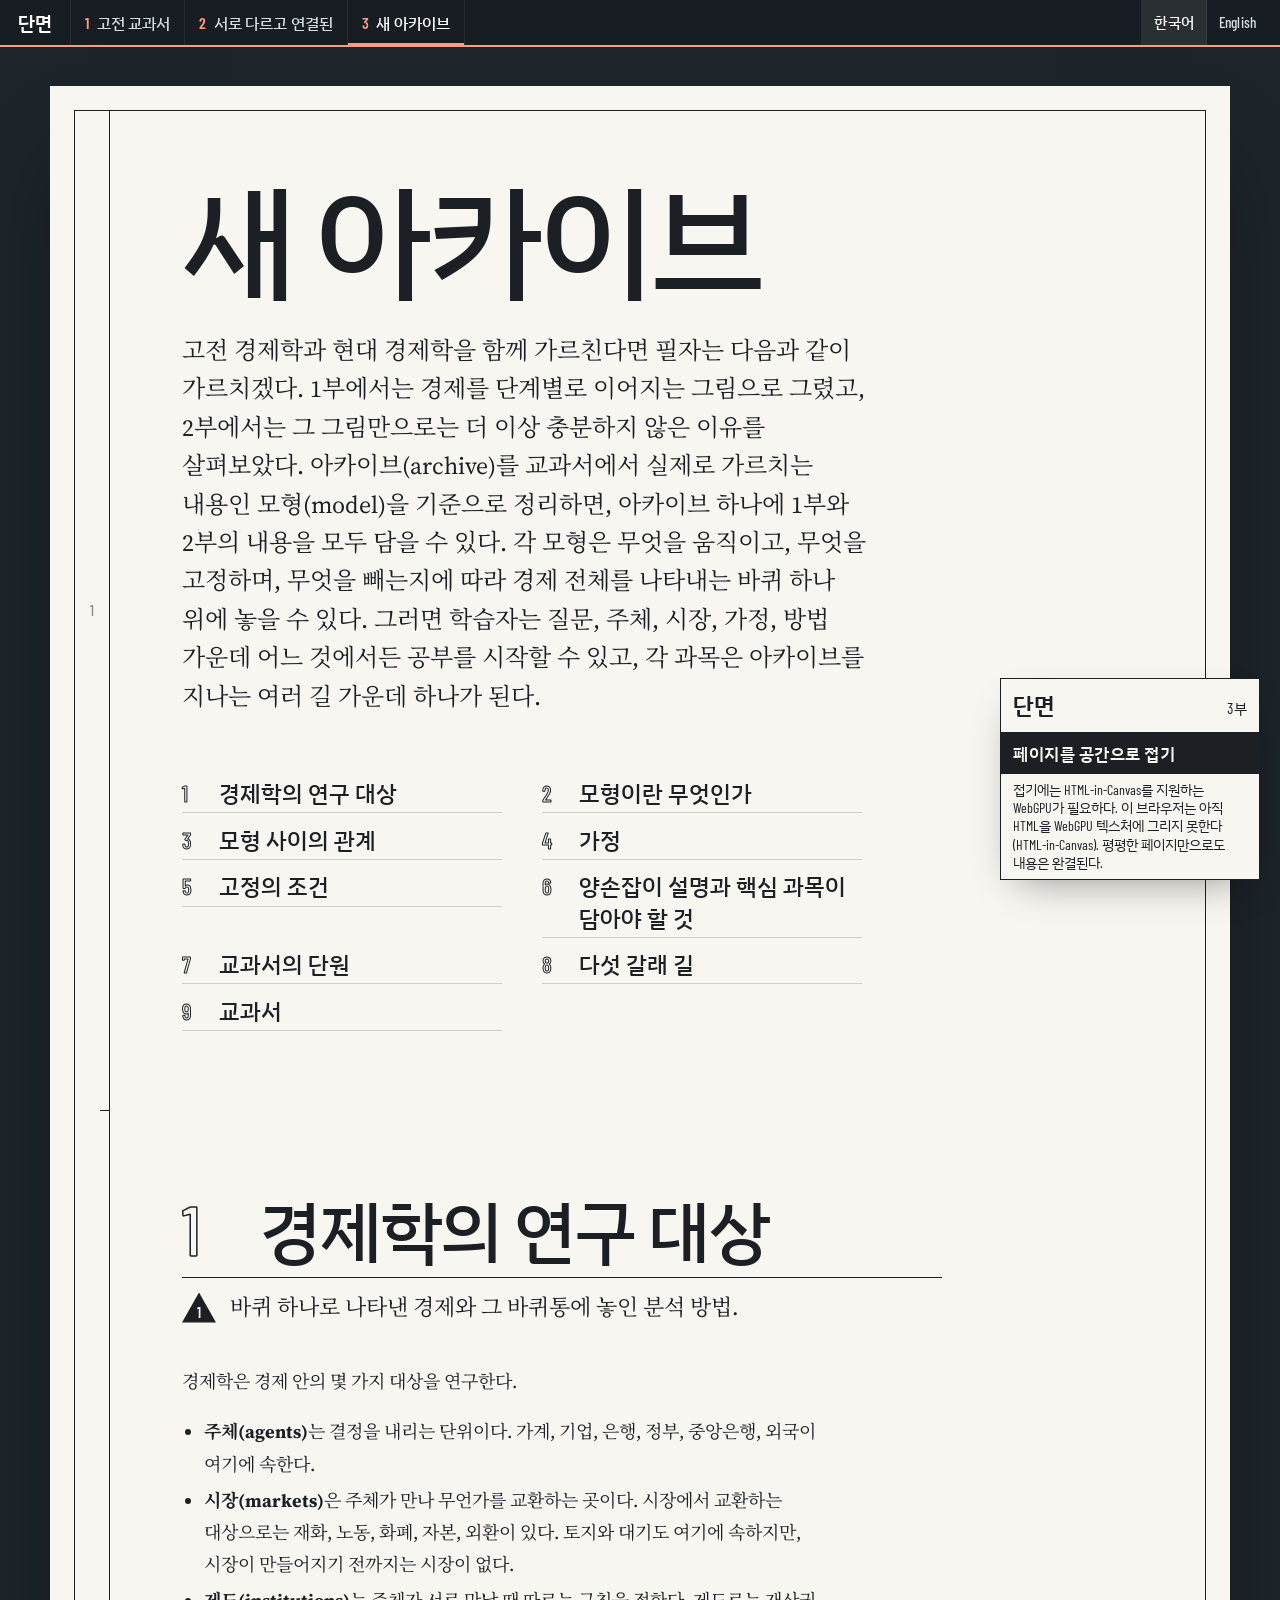
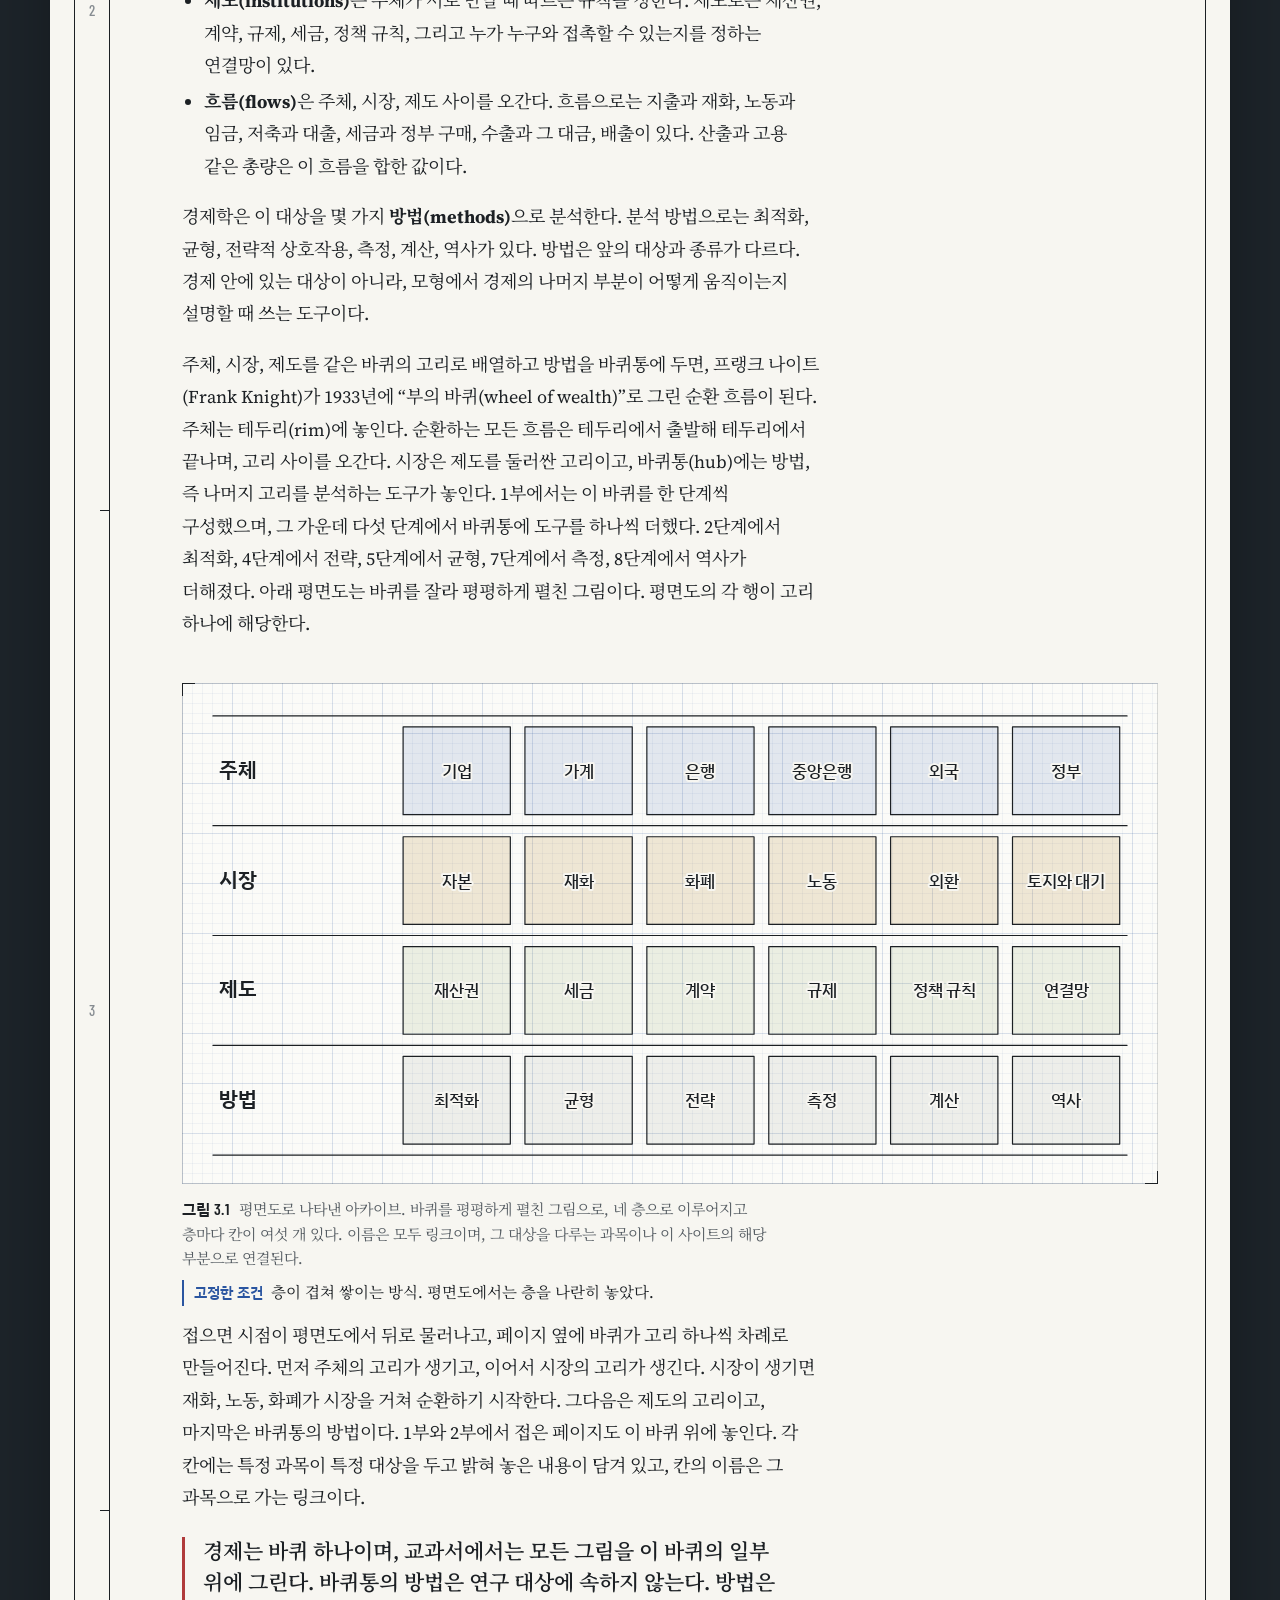
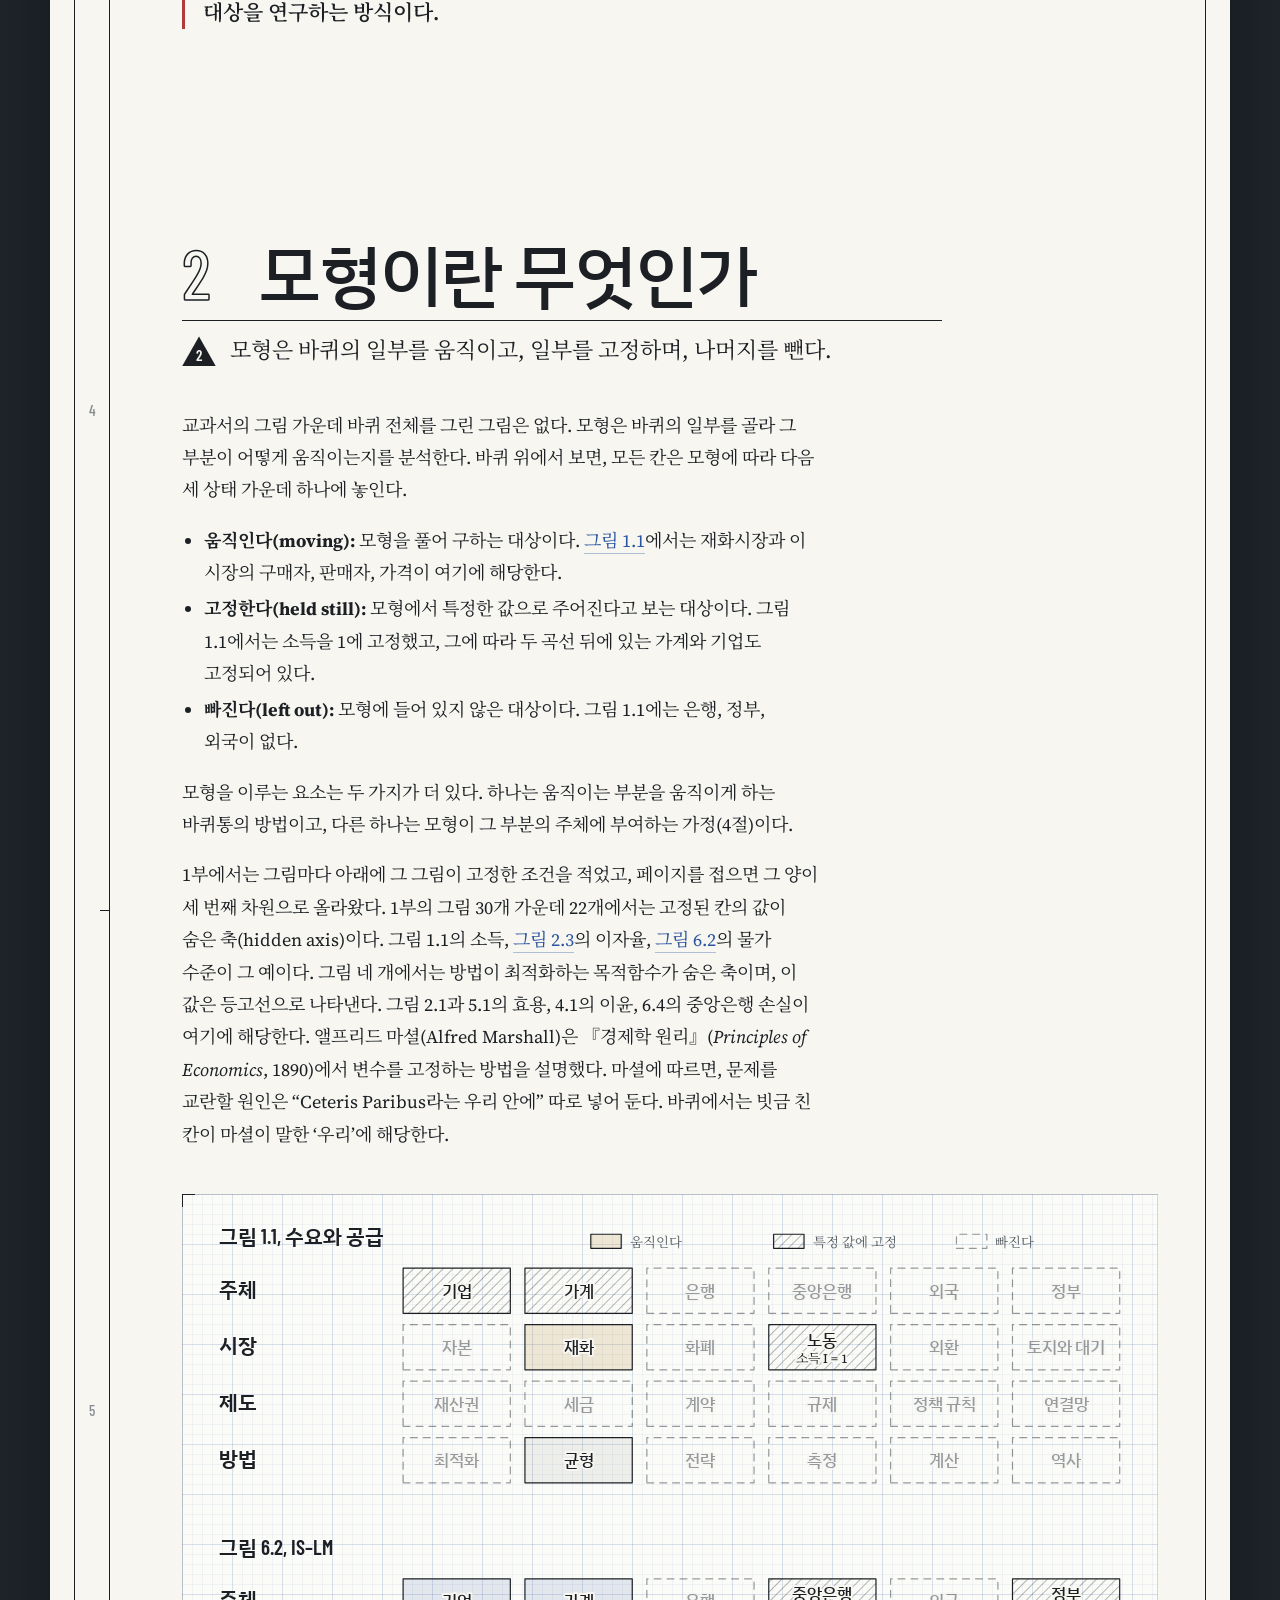
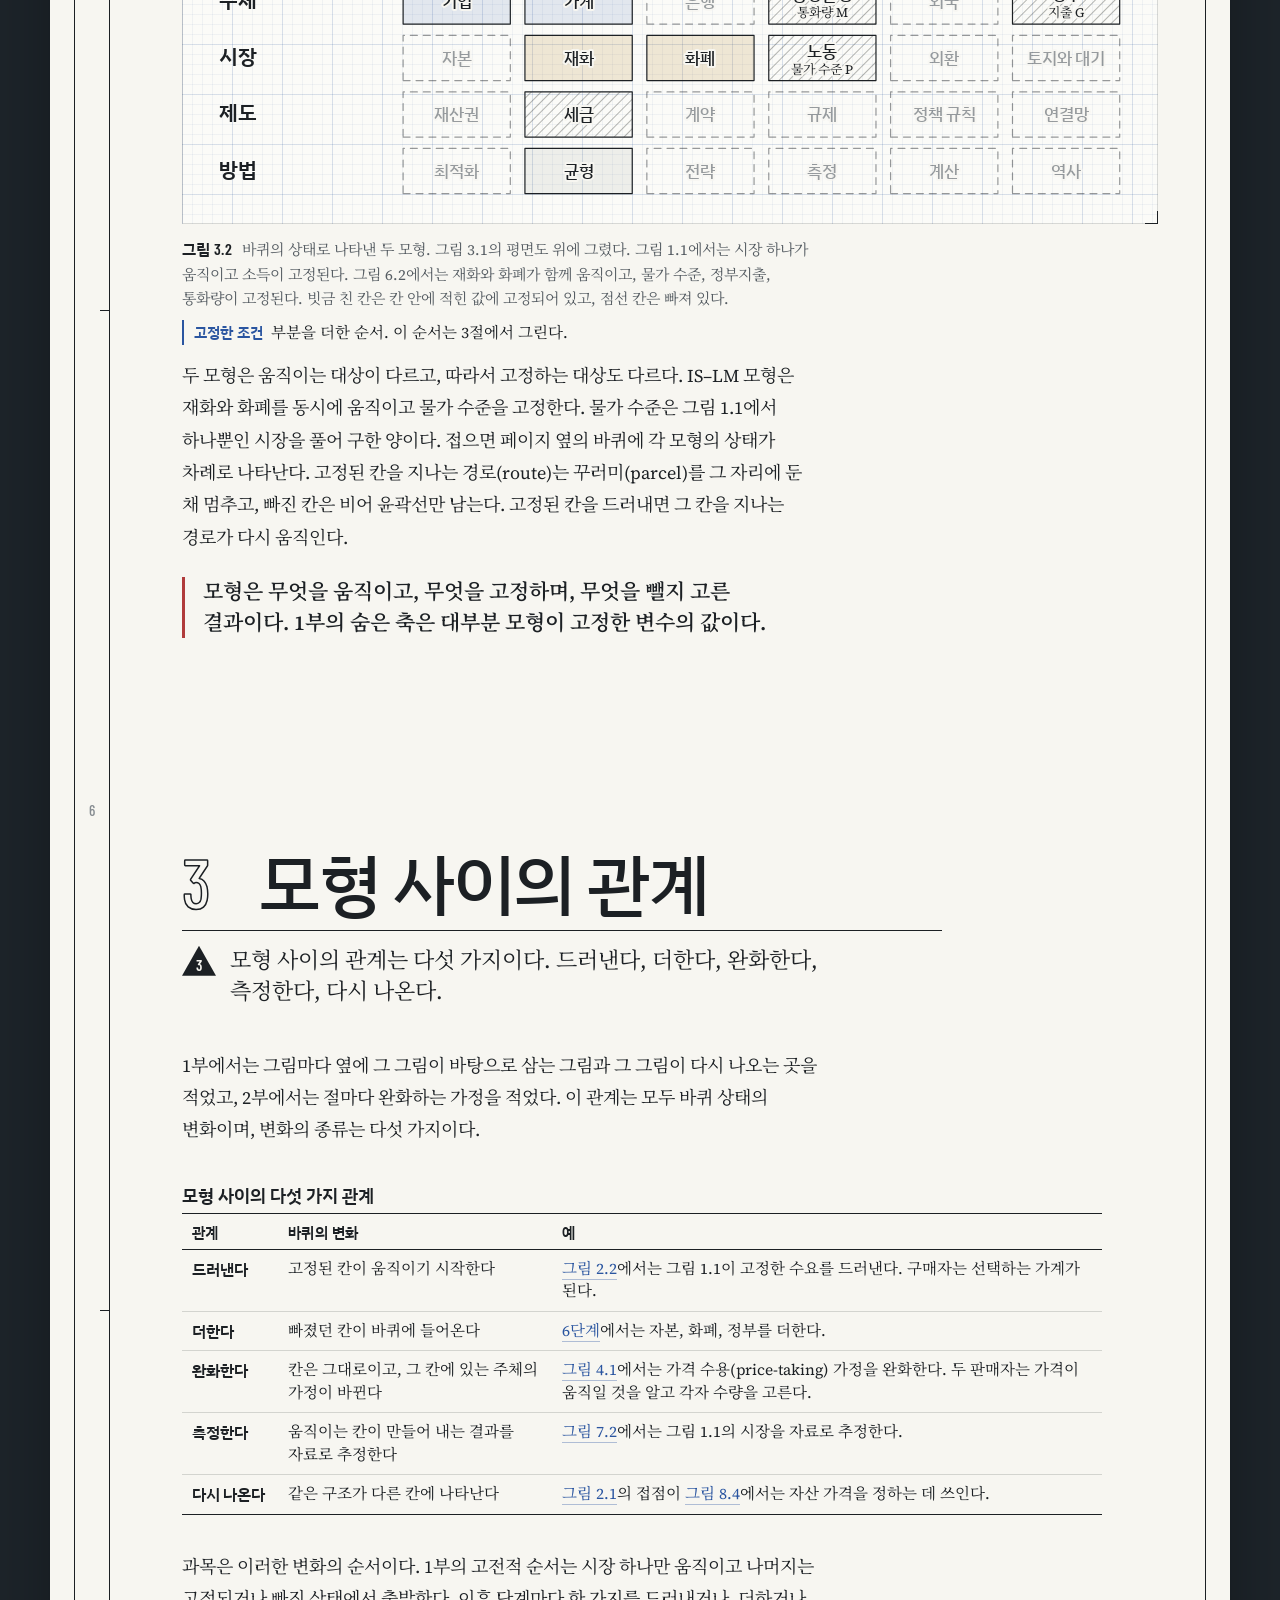
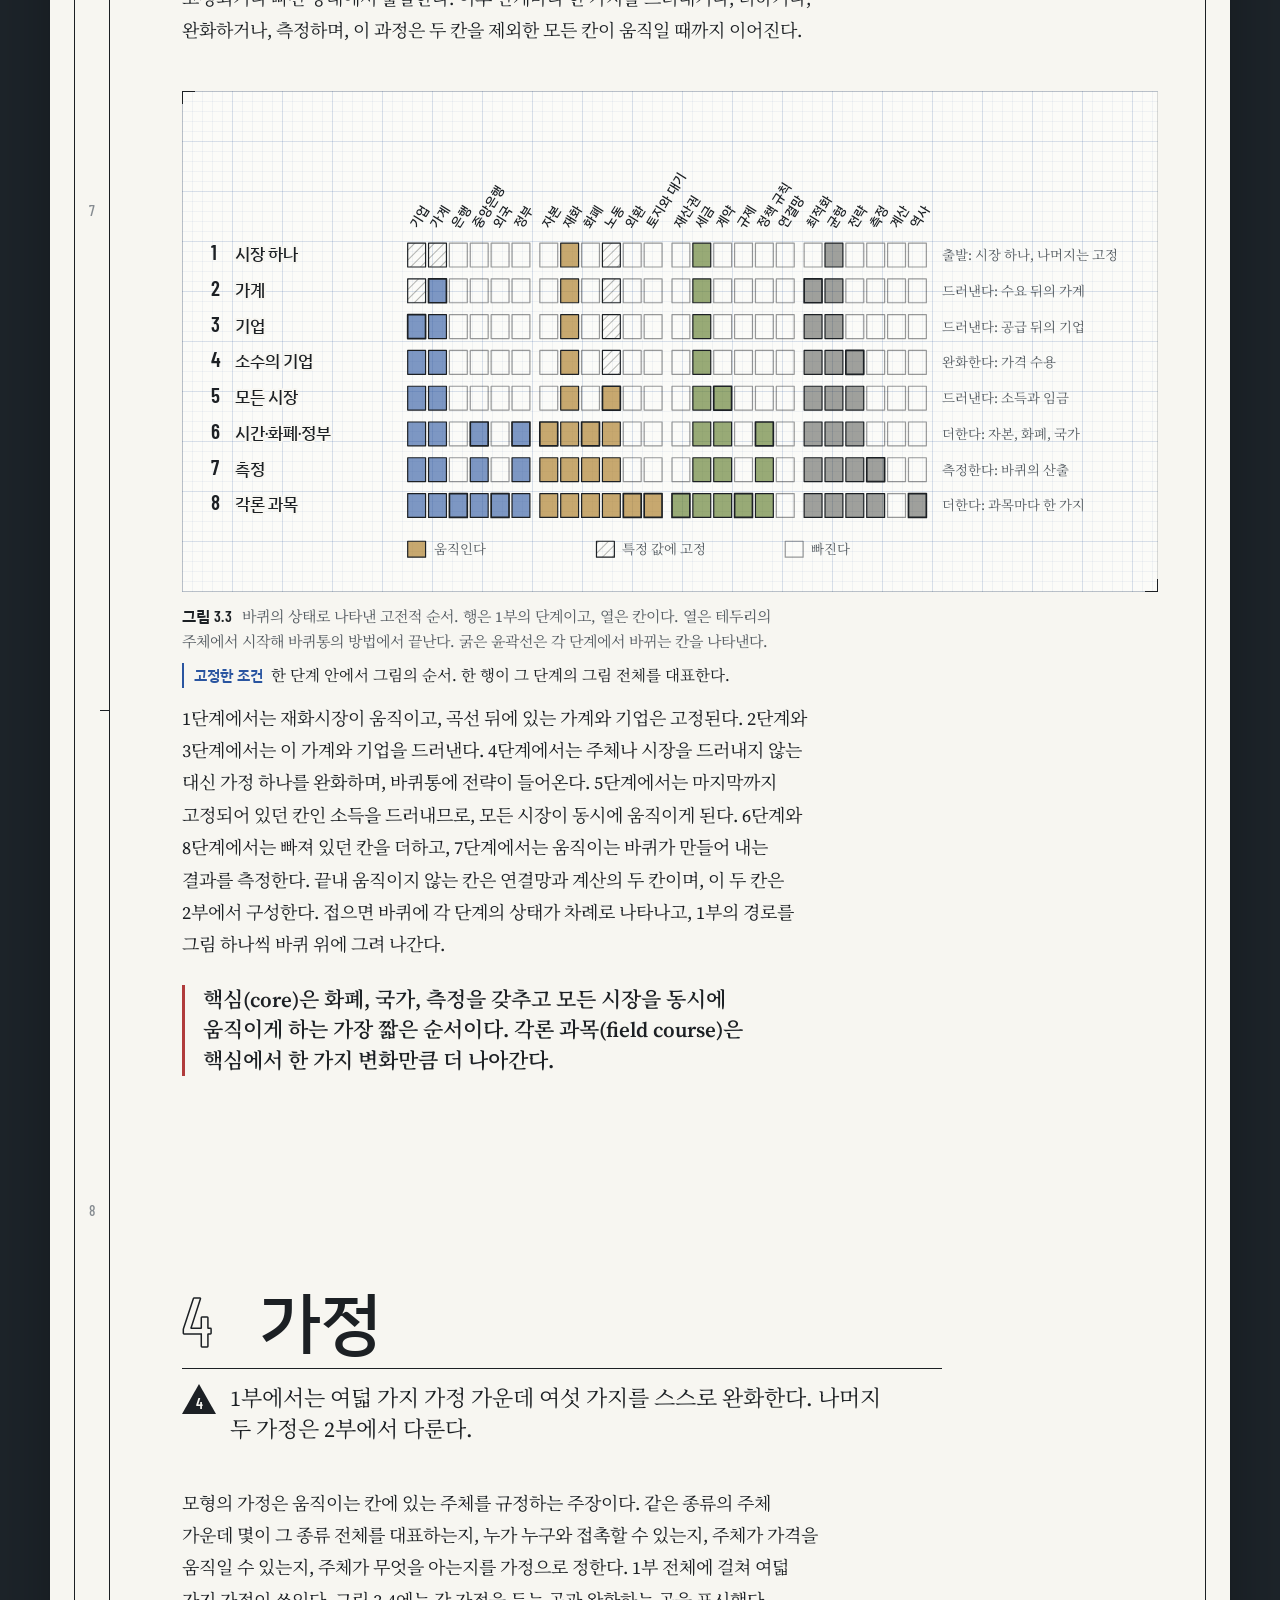
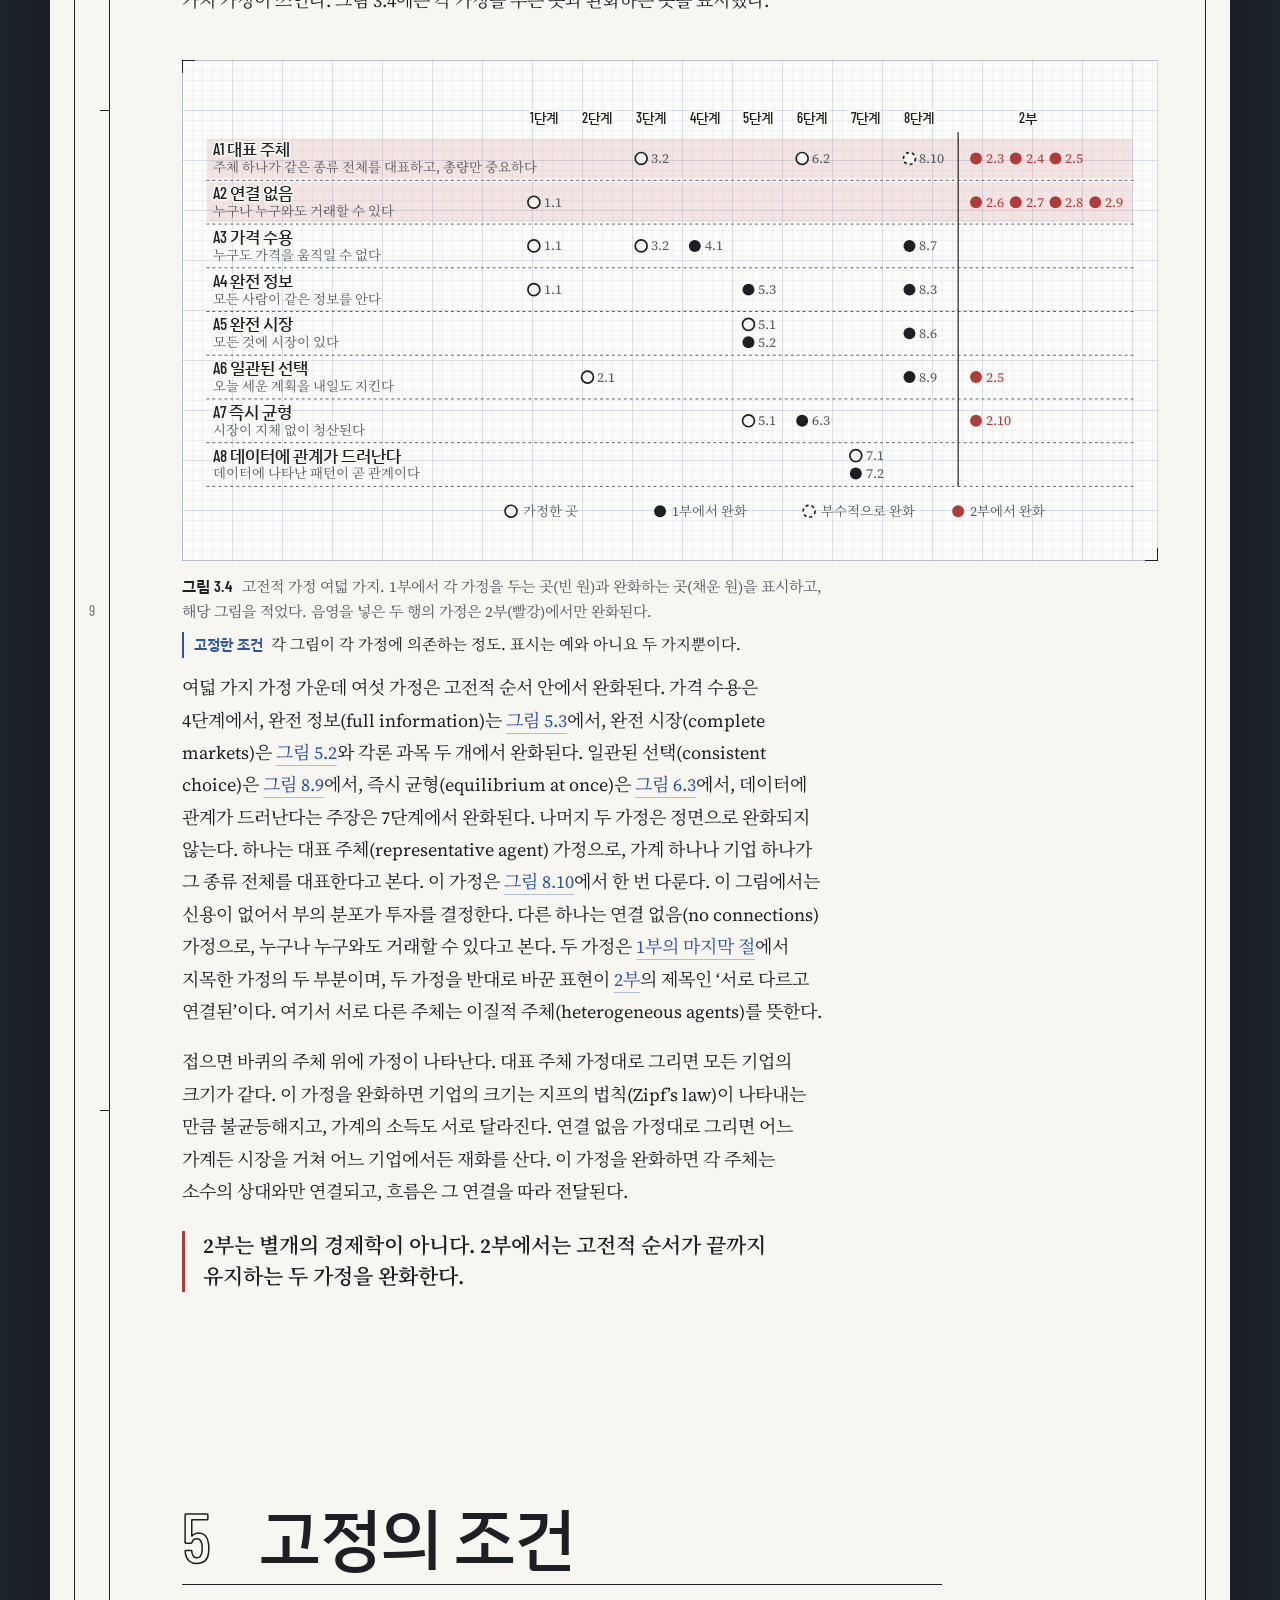
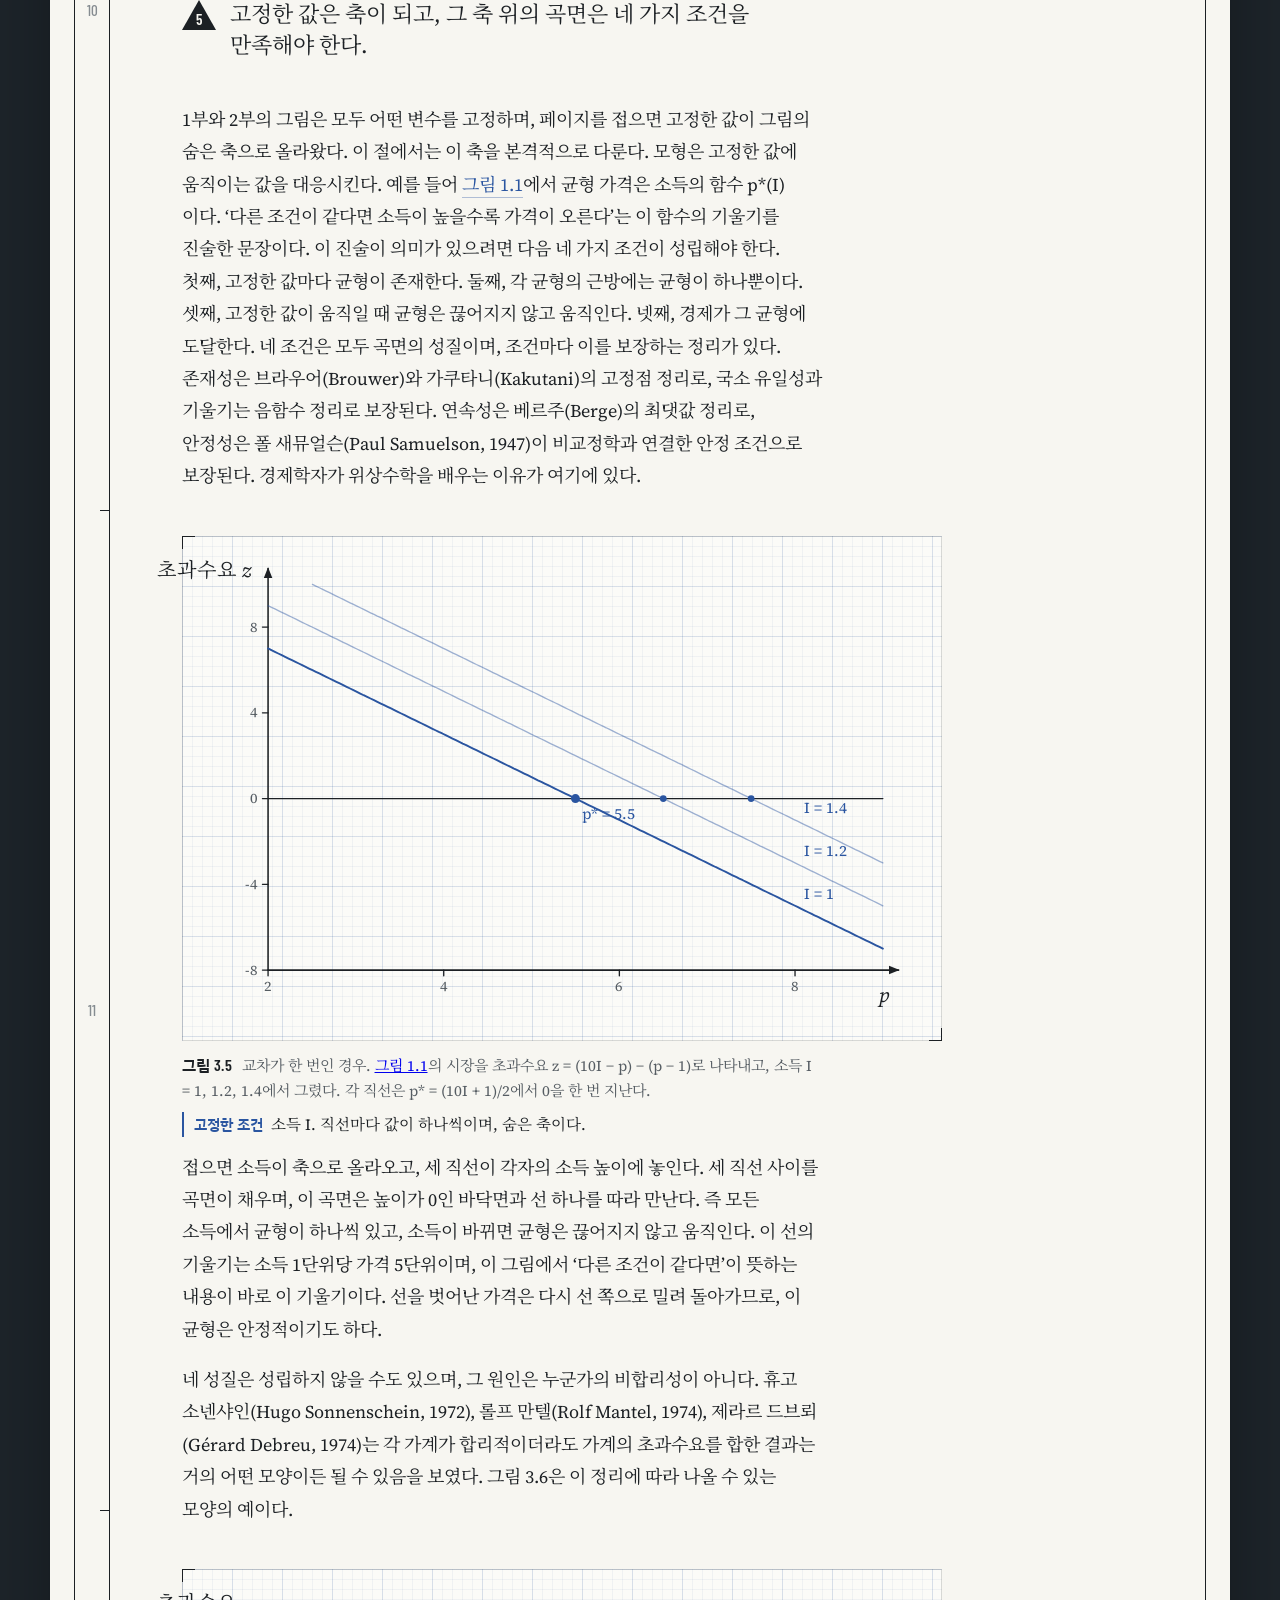
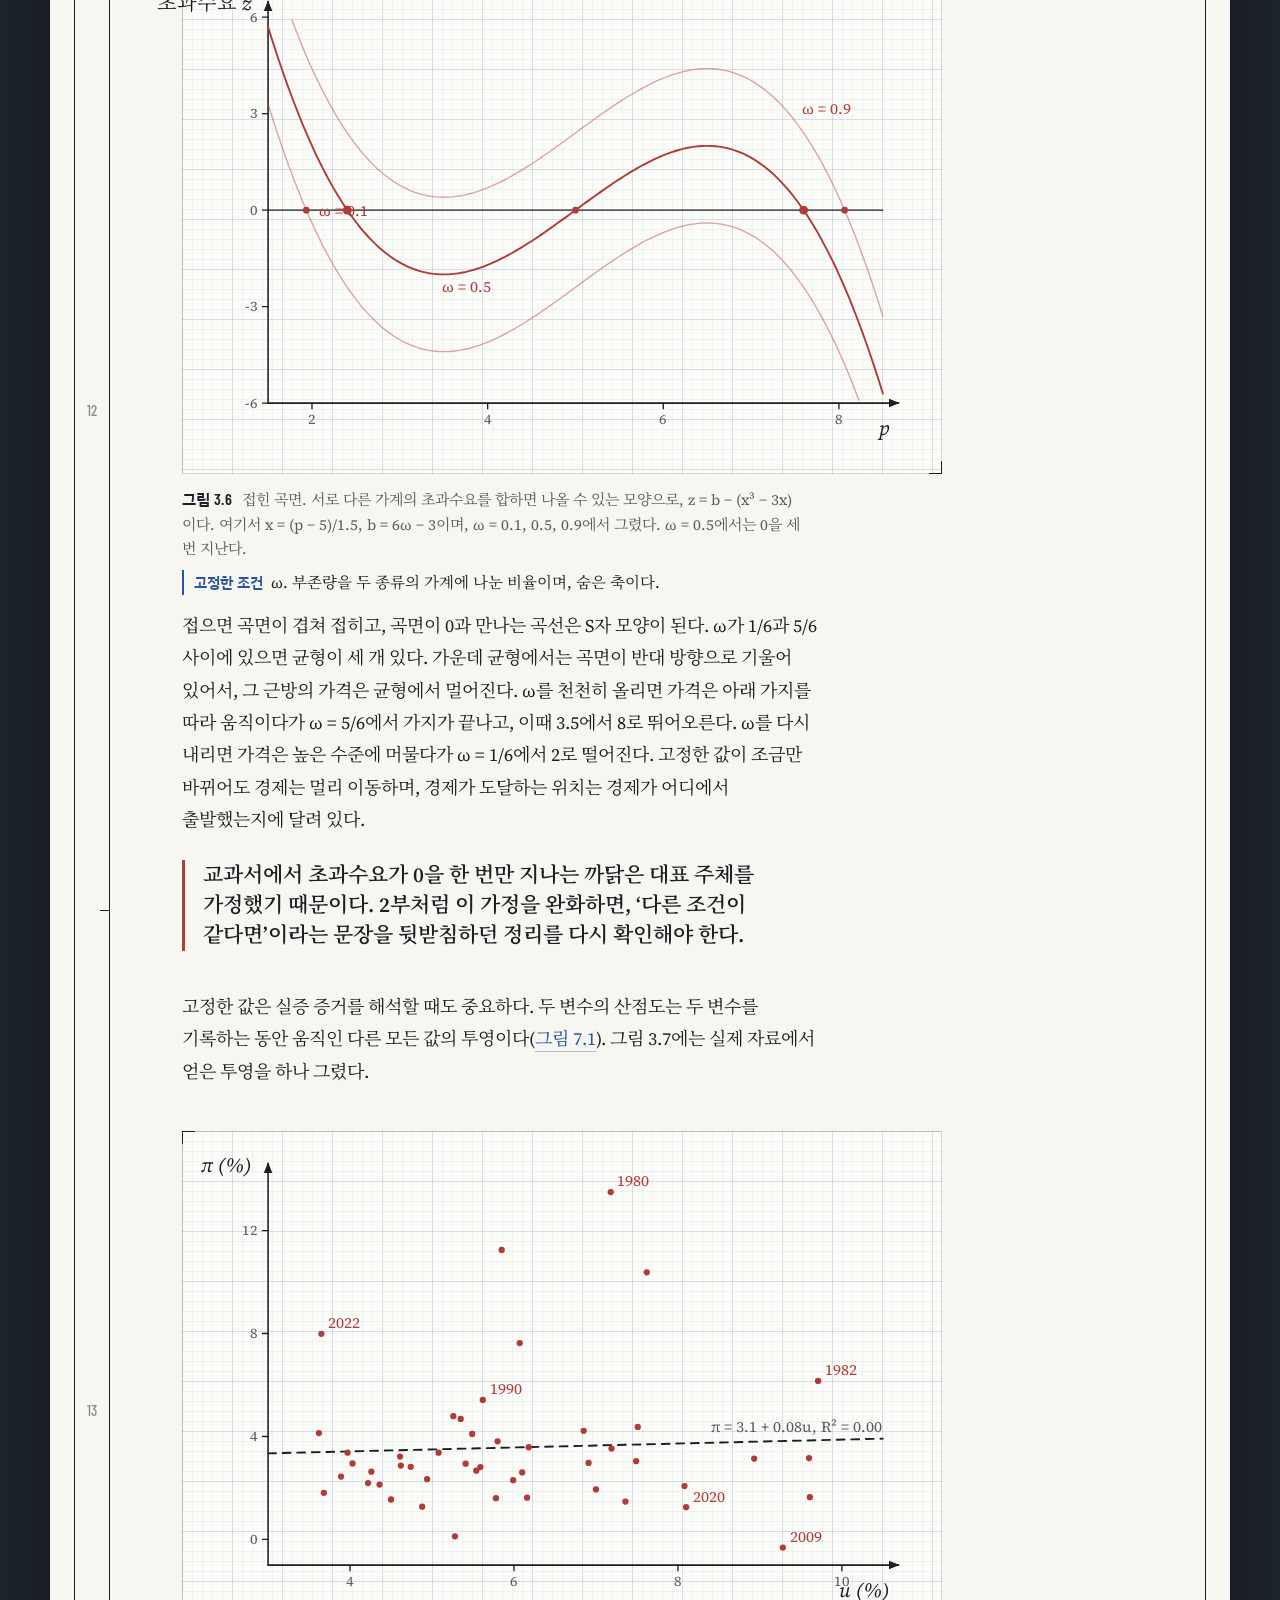
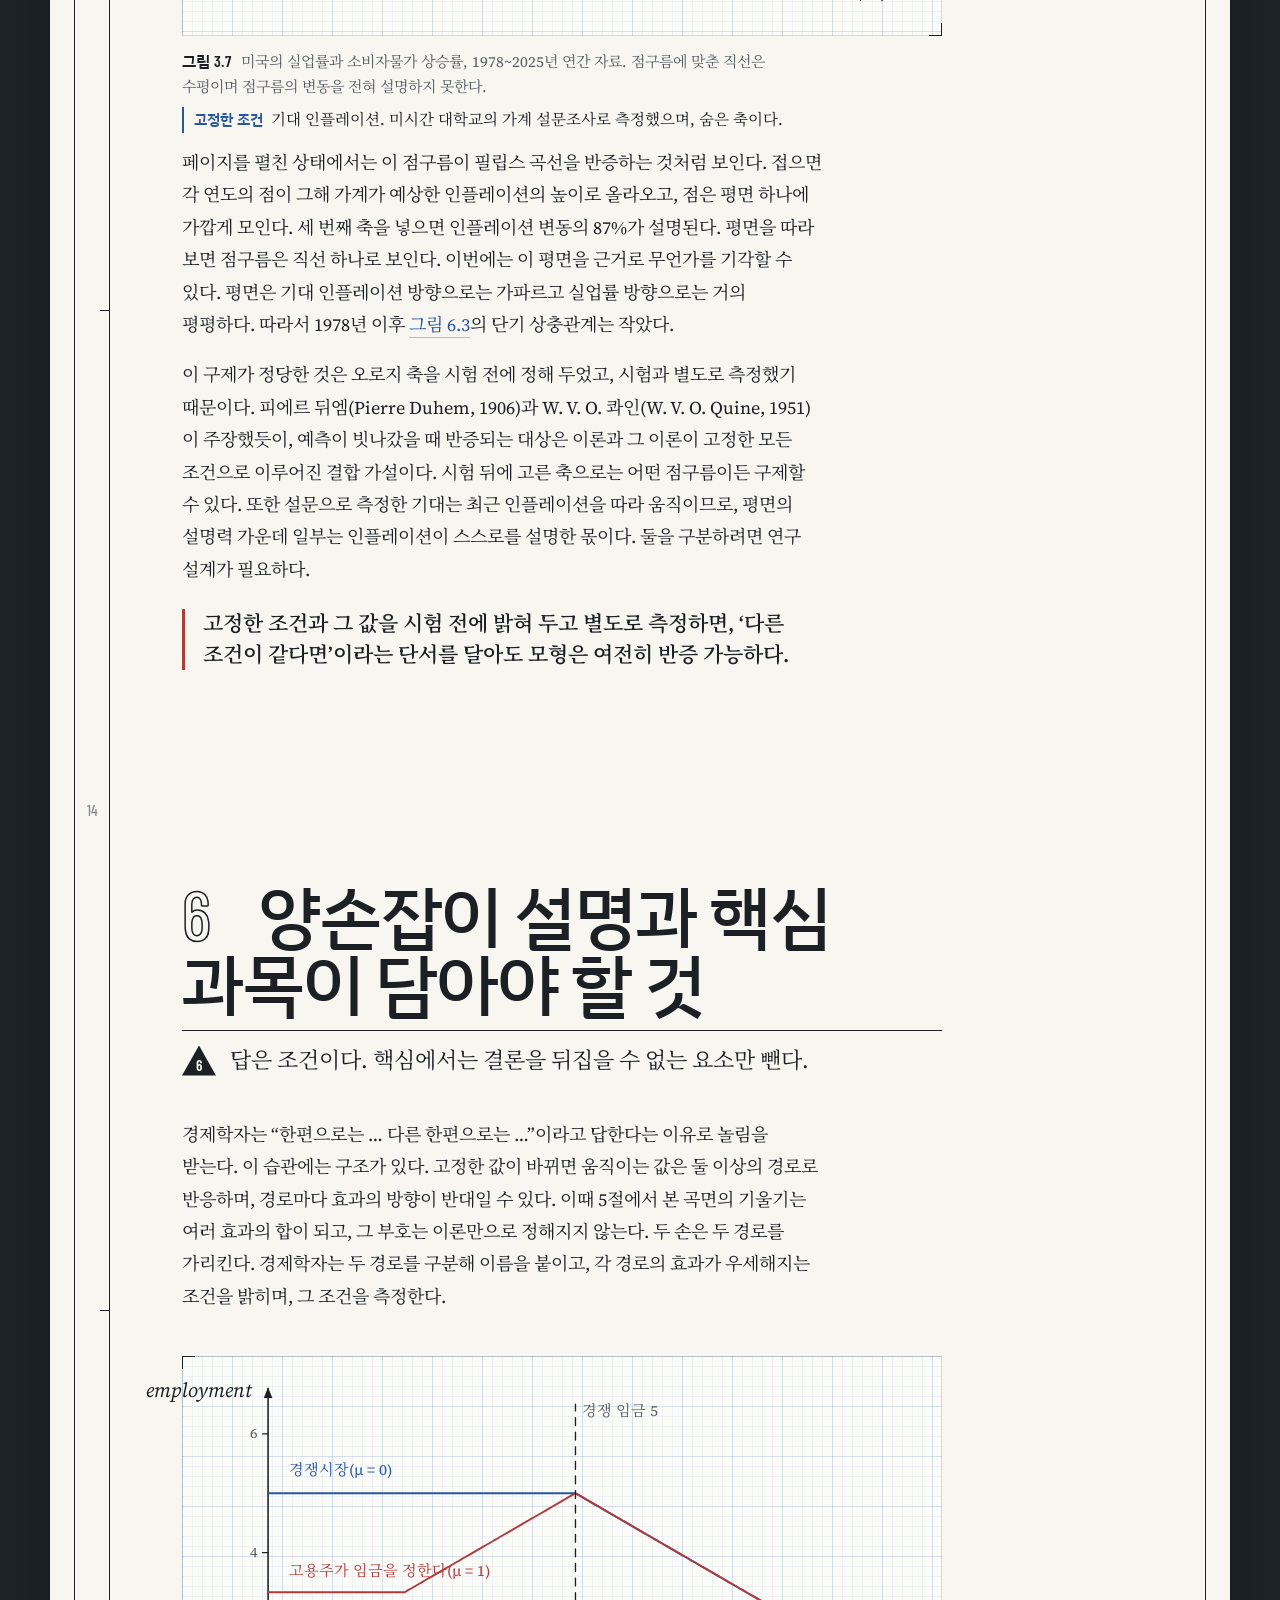
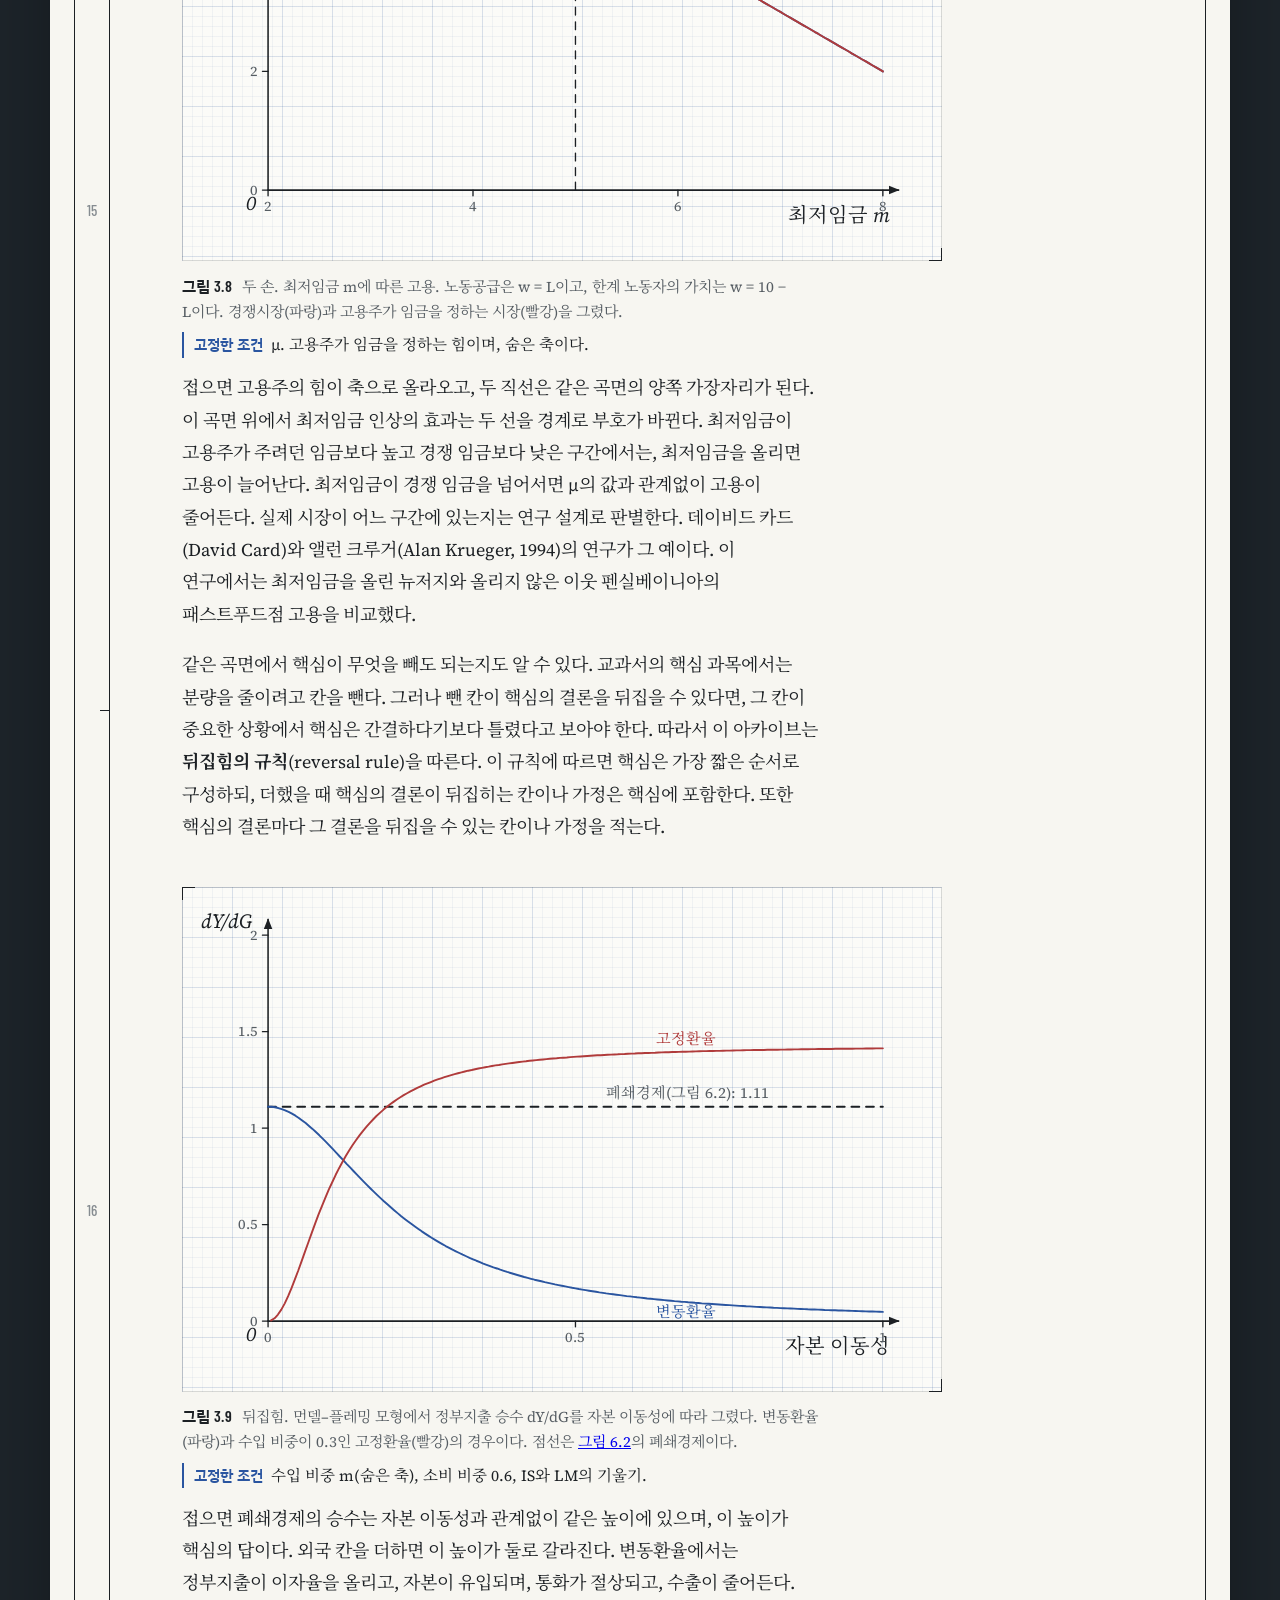
<file: prototype/traditional/archive.ko.html>
<!doctype html>
<html lang="ko" translate="no">
<head>
<meta charset="utf-8">
<meta name="google" content="notranslate">
<meta name="viewport" content="width=device-width, initial-scale=1">
<title>3부: 새 아카이브 — 단면</title>
<meta name="description" content="고전 경제학과 현대 경제학을 함께 가르치는 방법을 제안한다. 모형을 모은 아카이브를 만들고, 각 모형을 경제 전체를 나타내는 바퀴 하나의 상태로 그리며, 모형 사이를 다섯 가지 관계와 여덟 가지 가정으로 잇는다. 아카이브를 지나는 길은 다섯 갈래이고, 모든 교과서로 가는 링크가 있다.">
<link rel="preconnect" href="https://fonts.googleapis.com">
<link rel="preconnect" href="https://fonts.gstatic.com" crossorigin>
<link href="https://fonts.googleapis.com/css2?family=Barlow+Condensed:wght@400;500;600&family=Source+Serif+4:ital,opsz,wght@0,8..60,400;0,8..60,600;1,8..60,400;1,8..60,600&display=swap" rel="stylesheet">
<link href="https://fonts.googleapis.com/css2?family=Noto+Serif+KR:wght@400;600&family=IBM+Plex+Sans+KR:wght@500;600&display=swap" rel="stylesheet">
<link rel="stylesheet" href="style.css">
</head>
<body class="p1 p3">
<nav class="site" aria-label="부 목록">
  <a class="site-home" href="index.ko.html">단면</a>
  <a href="classical.ko.html"><span>1</span>고전 교과서</a>
  <a href="beyond.ko.html"><span>2</span>서로 다르고 연결된</a>
  <a href="archive.ko.html" aria-current="page"><span>3</span>새 아카이브</a>
  <span class="langs" role="group" aria-label="언어"><a class="lang" href="archive.ko.html" hreflang="ko" lang="ko" aria-current="true">한국어</a><a class="lang" href="archive.html" hreflang="en" lang="en">English</a></span>
</nav>

<div class="desk">
<article id="sheet" class="sheet">
  <div class="zones" aria-hidden="true"></div>

  <header class="opening">
    <h1>새 아카이브</h1>
    <p class="lede">고전 경제학과 현대 경제학을 함께 가르친다면 필자는 다음과 같이 가르치겠다. 1부에서는 경제를 단계별로 이어지는 그림으로 그렸고, 2부에서는 그 그림만으로는 더 이상 충분하지 않은 이유를 살펴보았다. 아카이브(archive)를 교과서에서 실제로 가르치는 내용인 모형(model)을 기준으로 정리하면, 아카이브 하나에 1부와 2부의 내용을 모두 담을 수 있다. 각 모형은 무엇을 움직이고, 무엇을 고정하며, 무엇을 빼는지에 따라 경제 전체를 나타내는 바퀴 하나 위에 놓을 수 있다. 그러면 학습자는 질문, 주체, 시장, 가정, 방법 가운데 어느 것에서든 공부를 시작할 수 있고, 각 과목은 아카이브를 지나는 여러 길 가운데 하나가 된다.</p>
    <p class="needs-fold" hidden>모서리의 버튼을 누르면 페이지가 접힌다. 그러면 페이지 옆에 3부에서 설명하는 바퀴가 고리(ring) 하나씩 차례로 만들어진다. 이어서 그림마다 바퀴의 상태가 정해진다. 모형이 움직이는 부분은 계속 움직이고, 고정하는 부분은 그 자리에 멈추며, 빼는 부분은 비어 윤곽선만 남는다. 칸(cell)의 이름은 모두 링크이다.</p>
    <ol class="contents" aria-label="절 목록">
      <li><a href="#a1"><span>1</span>경제학의 연구 대상</a></li>
      <li><a href="#a2"><span>2</span>모형이란 무엇인가</a></li>
      <li><a href="#a3"><span>3</span>모형 사이의 관계</a></li>
      <li><a href="#a4"><span>4</span>가정</a></li>
      <li><a href="#a5"><span>5</span>고정의 조건</a></li>
      <li><a href="#a6"><span>6</span>양손잡이 설명과 핵심 과목이 담아야 할 것</a></li>
      <li><a href="#a7"><span>7</span>교과서의 단원</a></li>
      <li><a href="#a8"><span>8</span>다섯 갈래 길</a></li>
      <li><a href="#a9"><span>9</span>교과서</a></li>
    </ol>
  </header>

  <section class="stage" id="a1" data-no="1" data-name="경제학의 연구 대상">
    <h2><span class="no">1</span>경제학의 연구 대상</h2>
    <div class="adds"><p><span class="rev" aria-label="개정 1">1</span>바퀴 하나로 나타낸 경제와 그 바퀴통에 놓인 분석 방법.</p></div>
    <p>경제학은 경제 안의 몇 가지 대상을 연구한다.</p>
    <ul>
      <li><b>주체(agents)</b>는 결정을 내리는 단위이다. 가계, 기업, 은행, 정부, 중앙은행, 외국이 여기에 속한다.</li>
      <li><b>시장(markets)</b>은 주체가 만나 무언가를 교환하는 곳이다. 시장에서 교환하는 대상으로는 재화, 노동, 화폐, 자본, 외환이 있다. 토지와 대기도 여기에 속하지만, 시장이 만들어지기 전까지는 시장이 없다.</li>
      <li><b>제도(institutions)</b>는 주체가 서로 만날 때 따르는 규칙을 정한다. 제도로는 재산권, 계약, 규제, 세금, 정책 규칙, 그리고 누가 누구와 접촉할 수 있는지를 정하는 연결망이 있다.</li>
      <li><b>흐름(flows)</b>은 주체, 시장, 제도 사이를 오간다. 흐름으로는 지출과 재화, 노동과 임금, 저축과 대출, 세금과 정부 구매, 수출과 그 대금, 배출이 있다. 산출과 고용 같은 총량은 이 흐름을 합한 값이다.</li>
    </ul>
    <p>경제학은 이 대상을 몇 가지 <b>방법(methods)</b>으로 분석한다. 분석 방법으로는 최적화, 균형, 전략적 상호작용, 측정, 계산, 역사가 있다. 방법은 앞의 대상과 종류가 다르다. 경제 안에 있는 대상이 아니라, 모형에서 경제의 나머지 부분이 어떻게 움직이는지 설명할 때 쓰는 도구이다.</p>
    <p>주체, 시장, 제도를 같은 바퀴의 고리로 배열하고 방법을 바퀴통에 두면, 프랭크 나이트(Frank Knight)가 1933년에 “부의 바퀴(wheel of wealth)”로 그린 순환 흐름이 된다. 주체는 테두리(rim)에 놓인다. 순환하는 모든 흐름은 테두리에서 출발해 테두리에서 끝나며, 고리 사이를 오간다. 시장은 제도를 둘러싼 고리이고, 바퀴통(hub)에는 방법, 즉 나머지 고리를 분석하는 도구가 놓인다. 1부에서는 이 바퀴를 한 단계씩 구성했으며, 그 가운데 다섯 단계에서 바퀴통에 도구를 하나씩 더했다. 2단계에서 최적화, 4단계에서 전략, 5단계에서 균형, 7단계에서 측정, 8단계에서 역사가 더해졌다. 아래 평면도는 바퀴를 잘라 평평하게 펼친 그림이다. 평면도의 각 행이 고리 하나에 해당한다.</p>

    <figure class="fig wide dense" data-fig="3.1" id="f3-1">
      <div class="fig-art"></div>
      <figcaption><span class="fig-no">그림 3.1</span>평면도로 나타낸 아카이브. 바퀴를 평평하게 펼친 그림으로, 네 층으로 이루어지고 층마다 칸이 여섯 개 있다. 이름은 모두 링크이며, 그 대상을 다루는 과목이나 이 사이트의 해당 부분으로 연결된다.</figcaption>
      <p class="held"><span>고정한 조건</span>층이 겹쳐 쌓이는 방식. 평면도에서는 층을 나란히 놓았다.</p>
    </figure>
    <p>접으면 시점이 평면도에서 뒤로 물러나고, 페이지 옆에 바퀴가 고리 하나씩 차례로 만들어진다. 먼저 주체의 고리가 생기고, 이어서 시장의 고리가 생긴다. 시장이 생기면 재화, 노동, 화폐가 시장을 거쳐 순환하기 시작한다. 그다음은 제도의 고리이고, 마지막은 바퀴통의 방법이다. 1부와 2부에서 접은 페이지도 이 바퀴 위에 놓인다. 각 칸에는 특정 과목이 특정 대상을 두고 밝혀 놓은 내용이 담겨 있고, 칸의 이름은 그 과목으로 가는 링크이다.</p>
    <p class="aha">경제는 바퀴 하나이며, 교과서에서는 모든 그림을 이 바퀴의 일부 위에 그린다. 바퀴통의 방법은 연구 대상에 속하지 않는다. 방법은 대상을 연구하는 방식이다.</p>
  </section>

  <section class="stage" id="a2" data-no="2" data-name="모형이란 무엇인가">
    <h2><span class="no">2</span>모형이란 무엇인가</h2>
    <div class="adds"><p><span class="rev" aria-label="개정 2">2</span>모형은 바퀴의 일부를 움직이고, 일부를 고정하며, 나머지를 뺀다.</p></div>
    <p>교과서의 그림 가운데 바퀴 전체를 그린 그림은 없다. 모형은 바퀴의 일부를 골라 그 부분이 어떻게 움직이는지를 분석한다. 바퀴 위에서 보면, 모든 칸은 모형에 따라 다음 세 상태 가운데 하나에 놓인다.</p>
    <ul>
      <li><b>움직인다(moving):</b> 모형을 풀어 구하는 대상이다. <a href="classical.ko.html#f1-1">그림 1.1</a>에서는 재화시장과 이 시장의 구매자, 판매자, 가격이 여기에 해당한다.</li>
      <li><b>고정한다(held still):</b> 모형에서 특정한 값으로 주어진다고 보는 대상이다. 그림 1.1에서는 소득을 1에 고정했고, 그에 따라 두 곡선 뒤에 있는 가계와 기업도 고정되어 있다.</li>
      <li><b>빠진다(left out):</b> 모형에 들어 있지 않은 대상이다. 그림 1.1에는 은행, 정부, 외국이 없다.</li>
    </ul>
    <p>모형을 이루는 요소는 두 가지가 더 있다. 하나는 움직이는 부분을 움직이게 하는 바퀴통의 방법이고, 다른 하나는 모형이 그 부분의 주체에 부여하는 가정(4절)이다.</p>
    <p>1부에서는 그림마다 아래에 그 그림이 고정한 조건을 적었고, 페이지를 접으면 그 양이 세 번째 차원으로 올라왔다. 1부의 그림 30개 가운데 22개에서는 고정된 칸의 값이 숨은 축(hidden axis)이다. 그림 1.1의 소득, <a href="classical.ko.html#f2-3">그림 2.3</a>의 이자율, <a href="classical.ko.html#f6-2">그림 6.2</a>의 물가 수준이 그 예이다. 그림 네 개에서는 방법이 최적화하는 목적함수가 숨은 축이며, 이 값은 등고선으로 나타낸다. 그림 2.1과 5.1의 효용, 4.1의 이윤, 6.4의 중앙은행 손실이 여기에 해당한다. 앨프리드 마셜(Alfred Marshall)은 『경제학 원리』(<i>Principles of Economics</i>, 1890)에서 변수를 고정하는 방법을 설명했다. 마셜에 따르면, 문제를 교란할 원인은 “Ceteris Paribus라는 우리 안에” 따로 넣어 둔다. 바퀴에서는 빗금 친 칸이 마셜이 말한 ‘우리’에 해당한다.</p>

    <figure class="fig wide dense" data-fig="3.2" id="f3-2">
      <div class="fig-art"></div>
      <figcaption><span class="fig-no">그림 3.2</span>바퀴의 상태로 나타낸 두 모형. 그림 3.1의 평면도 위에 그렸다. 그림 1.1에서는 시장 하나가 움직이고 소득이 고정된다. 그림 6.2에서는 재화와 화폐가 함께 움직이고, 물가 수준, 정부지출, 통화량이 고정된다. 빗금 친 칸은 칸 안에 적힌 값에 고정되어 있고, 점선 칸은 빠져 있다.</figcaption>
      <p class="held"><span>고정한 조건</span>부분을 더한 순서. 이 순서는 3절에서 그린다.</p>
    </figure>
    <p>두 모형은 움직이는 대상이 다르고, 따라서 고정하는 대상도 다르다. IS–LM 모형은 재화와 화폐를 동시에 움직이고 물가 수준을 고정한다. 물가 수준은 그림 1.1에서 하나뿐인 시장을 풀어 구한 양이다. 접으면 페이지 옆의 바퀴에 각 모형의 상태가 차례로 나타난다. 고정된 칸을 지나는 경로(route)는 꾸러미(parcel)를 그 자리에 둔 채 멈추고, 빠진 칸은 비어 윤곽선만 남는다. 고정된 칸을 드러내면 그 칸을 지나는 경로가 다시 움직인다.</p>
    <p class="aha">모형은 무엇을 움직이고, 무엇을 고정하며, 무엇을 뺄지 고른 결과이다. 1부의 숨은 축은 대부분 모형이 고정한 변수의 값이다.</p>
  </section>

  <section class="stage" id="a3" data-no="3" data-name="모형 사이의 관계">
    <h2><span class="no">3</span>모형 사이의 관계</h2>
    <div class="adds"><p><span class="rev" aria-label="개정 3">3</span>모형 사이의 관계는 다섯 가지이다. 드러낸다, 더한다, 완화한다, 측정한다, 다시 나온다.</p></div>
    <p>1부에서는 그림마다 옆에 그 그림이 바탕으로 삼는 그림과 그 그림이 다시 나오는 곳을 적었고, 2부에서는 절마다 완화하는 가정을 적었다. 이 관계는 모두 바퀴 상태의 변화이며, 변화의 종류는 다섯 가지이다.</p>
    <div class="partslist relations">
      <table>
        <caption>모형 사이의 다섯 가지 관계</caption>
        <thead><tr><th>관계</th><th>바퀴의 변화</th><th>예</th></tr></thead>
        <tbody>
          <tr><td>드러낸다</td><td>고정된 칸이 움직이기 시작한다</td><td><a href="classical.ko.html#f2-2">그림 2.2</a>에서는 그림 1.1이 고정한 수요를 드러낸다. 구매자는 선택하는 가계가 된다.</td></tr>
          <tr><td>더한다</td><td>빠졌던 칸이 바퀴에 들어온다</td><td><a href="classical.ko.html#s6">6단계</a>에서는 자본, 화폐, 정부를 더한다.</td></tr>
          <tr><td>완화한다</td><td>칸은 그대로이고, 그 칸에 있는 주체의 가정이 바뀐다</td><td><a href="classical.ko.html#f4-1">그림 4.1</a>에서는 가격 수용(price-taking) 가정을 완화한다. 두 판매자는 가격이 움직일 것을 알고 각자 수량을 고른다.</td></tr>
          <tr><td>측정한다</td><td>움직이는 칸이 만들어 내는 결과를 자료로 추정한다</td><td><a href="classical.ko.html#f7-2">그림 7.2</a>에서는 그림 1.1의 시장을 자료로 추정한다.</td></tr>
          <tr><td>다시 나온다</td><td>같은 구조가 다른 칸에 나타난다</td><td><a href="classical.ko.html#f2-1">그림 2.1</a>의 접점이 <a href="classical.ko.html#f8-4">그림 8.4</a>에서는 자산 가격을 정하는 데 쓰인다.</td></tr>
        </tbody>
      </table>
    </div>
    <p>과목은 이러한 변화의 순서이다. 1부의 고전적 순서는 시장 하나만 움직이고 나머지는 고정되거나 빠진 상태에서 출발한다. 이후 단계마다 한 가지를 드러내거나, 더하거나, 완화하거나, 측정하며, 이 과정은 두 칸을 제외한 모든 칸이 움직일 때까지 이어진다.</p>

    <figure class="fig wide dense" data-fig="3.3" id="f3-3">
      <div class="fig-art"></div>
      <figcaption><span class="fig-no">그림 3.3</span>바퀴의 상태로 나타낸 고전적 순서. 행은 1부의 단계이고, 열은 칸이다. 열은 테두리의 주체에서 시작해 바퀴통의 방법에서 끝난다. 굵은 윤곽선은 각 단계에서 바뀌는 칸을 나타낸다.</figcaption>
      <p class="held"><span>고정한 조건</span>한 단계 안에서 그림의 순서. 한 행이 그 단계의 그림 전체를 대표한다.</p>
    </figure>
    <p>1단계에서는 재화시장이 움직이고, 곡선 뒤에 있는 가계와 기업은 고정된다. 2단계와 3단계에서는 이 가계와 기업을 드러낸다. 4단계에서는 주체나 시장을 드러내지 않는 대신 가정 하나를 완화하며, 바퀴통에 전략이 들어온다. 5단계에서는 마지막까지 고정되어 있던 칸인 소득을 드러내므로, 모든 시장이 동시에 움직이게 된다. 6단계와 8단계에서는 빠져 있던 칸을 더하고, 7단계에서는 움직이는 바퀴가 만들어 내는 결과를 측정한다. 끝내 움직이지 않는 칸은 연결망과 계산의 두 칸이며, 이 두 칸은 2부에서 구성한다. 접으면 바퀴에 각 단계의 상태가 차례로 나타나고, 1부의 경로를 그림 하나씩 바퀴 위에 그려 나간다.</p>
    <p class="aha">핵심(core)은 화폐, 국가, 측정을 갖추고 모든 시장을 동시에 움직이게 하는 가장 짧은 순서이다. 각론 과목(field course)은 핵심에서 한 가지 변화만큼 더 나아간다.</p>
  </section>

  <section class="stage" id="a4" data-no="4" data-name="가정">
    <h2><span class="no">4</span>가정</h2>
    <div class="adds"><p><span class="rev" aria-label="개정 4">4</span>1부에서는 여덟 가지 가정 가운데 여섯 가지를 스스로 완화한다. 나머지 두 가정은 2부에서 다룬다.</p></div>
    <p>모형의 가정은 움직이는 칸에 있는 주체를 규정하는 주장이다. 같은 종류의 주체 가운데 몇이 그 종류 전체를 대표하는지, 누가 누구와 접촉할 수 있는지, 주체가 가격을 움직일 수 있는지, 주체가 무엇을 아는지를 가정으로 정한다. 1부 전체에 걸쳐 여덟 가지 가정이 쓰인다. 그림 3.4에는 각 가정을 두는 곳과 완화하는 곳을 표시했다.</p>

    <figure class="fig wide dense" data-fig="3.4" id="f3-4">
      <div class="fig-art"></div>
      <figcaption><span class="fig-no">그림 3.4</span>고전적 가정 여덟 가지. 1부에서 각 가정을 두는 곳(빈 원)과 완화하는 곳(채운 원)을 표시하고, 해당 그림을 적었다. 음영을 넣은 두 행의 가정은 2부(빨강)에서만 완화된다.</figcaption>
      <p class="held"><span>고정한 조건</span>각 그림이 각 가정에 의존하는 정도. 표시는 예와 아니요 두 가지뿐이다.</p>
    </figure>
    <p>여덟 가지 가정 가운데 여섯 가정은 고전적 순서 안에서 완화된다. 가격 수용은 4단계에서, 완전 정보(full information)는 <a href="classical.ko.html#f5-3">그림 5.3</a>에서, 완전 시장(complete markets)은 <a href="classical.ko.html#f5-2">그림 5.2</a>와 각론 과목 두 개에서 완화된다. 일관된 선택(consistent choice)은 <a href="classical.ko.html#f8-9">그림 8.9</a>에서, 즉시 균형(equilibrium at once)은 <a href="classical.ko.html#f6-3">그림 6.3</a>에서, 데이터에 관계가 드러난다는 주장은 7단계에서 완화된다. 나머지 두 가정은 정면으로 완화되지 않는다. 하나는 대표 주체(representative agent) 가정으로, 가계 하나나 기업 하나가 그 종류 전체를 대표한다고 본다. 이 가정은 <a href="classical.ko.html#f8-10">그림 8.10</a>에서 한 번 다룬다. 이 그림에서는 신용이 없어서 부의 분포가 투자를 결정한다. 다른 하나는 연결 없음(no connections) 가정으로, 누구나 누구와도 거래할 수 있다고 본다. 두 가정은 <a href="classical.ko.html#s9">1부의 마지막 절</a>에서 지목한 가정의 두 부분이며, 두 가정을 반대로 바꾼 표현이 <a href="beyond.ko.html">2부</a>의 제목인 ‘서로 다르고 연결된’이다. 여기서 서로 다른 주체는 이질적 주체(heterogeneous agents)를 뜻한다.</p>
    <p>접으면 바퀴의 주체 위에 가정이 나타난다. 대표 주체 가정대로 그리면 모든 기업의 크기가 같다. 이 가정을 완화하면 기업의 크기는 지프의 법칙(Zipf’s law)이 나타내는 만큼 불균등해지고, 가계의 소득도 서로 달라진다. 연결 없음 가정대로 그리면 어느 가계든 시장을 거쳐 어느 기업에서든 재화를 산다. 이 가정을 완화하면 각 주체는 소수의 상대와만 연결되고, 흐름은 그 연결을 따라 전달된다.</p>
    <p class="aha">2부는 별개의 경제학이 아니다. 2부에서는 고전적 순서가 끝까지 유지하는 두 가정을 완화한다.</p>
  </section>

  <section class="stage" id="a5" data-no="5" data-name="고정의 조건">
    <h2><span class="no">5</span>고정의 조건</h2>
    <div class="adds"><p><span class="rev" aria-label="개정 5">5</span>고정한 값은 축이 되고, 그 축 위의 곡면은 네 가지 조건을 만족해야 한다.</p></div>
    <p>1부와 2부의 그림은 모두 어떤 변수를 고정하며, 페이지를 접으면 고정한 값이 그림의 숨은 축으로 올라왔다. 이 절에서는 이 축을 본격적으로 다룬다. 모형은 고정한 값에 움직이는 값을 대응시킨다. 예를 들어 <a href="classical.ko.html#f1-1">그림 1.1</a>에서 균형 가격은 소득의 함수 p*(I)이다. ‘다른 조건이 같다면 소득이 높을수록 가격이 오른다’는 이 함수의 기울기를 진술한 문장이다. 이 진술이 의미가 있으려면 다음 네 가지 조건이 성립해야 한다. 첫째, 고정한 값마다 균형이 존재한다. 둘째, 각 균형의 근방에는 균형이 하나뿐이다. 셋째, 고정한 값이 움직일 때 균형은 끊어지지 않고 움직인다. 넷째, 경제가 그 균형에 도달한다. 네 조건은 모두 곡면의 성질이며, 조건마다 이를 보장하는 정리가 있다. 존재성은 브라우어(Brouwer)와 가쿠타니(Kakutani)의 고정점 정리로, 국소 유일성과 기울기는 음함수 정리로 보장된다. 연속성은 베르주(Berge)의 최댓값 정리로, 안정성은 폴 새뮤얼슨(Paul Samuelson, 1947)이 비교정학과 연결한 안정 조건으로 보장된다. 경제학자가 위상수학을 배우는 이유가 여기에 있다.</p>

    <figure class="fig" data-fig="3.5" id="f3-5">
      <div class="fig-art"></div>
      <figcaption><span class="fig-no">그림 3.5</span>교차가 한 번인 경우. <a href="classical.ko.html#f1-1">그림 1.1</a>의 시장을 초과수요 z = (10I − p) − (p − 1)로 나타내고, 소득 I = 1, 1.2, 1.4에서 그렸다. 각 직선은 p* = (10I + 1)/2에서 0을 한 번 지난다.</figcaption>
      <p class="held"><span>고정한 조건</span>소득 I. 직선마다 값이 하나씩이며, 숨은 축이다.</p>
    </figure>
    <p>접으면 소득이 축으로 올라오고, 세 직선이 각자의 소득 높이에 놓인다. 세 직선 사이를 곡면이 채우며, 이 곡면은 높이가 0인 바닥면과 선 하나를 따라 만난다. 즉 모든 소득에서 균형이 하나씩 있고, 소득이 바뀌면 균형은 끊어지지 않고 움직인다. 이 선의 기울기는 소득 1단위당 가격 5단위이며, 이 그림에서 ‘다른 조건이 같다면’이 뜻하는 내용이 바로 이 기울기이다. 선을 벗어난 가격은 다시 선 쪽으로 밀려 돌아가므로, 이 균형은 안정적이기도 하다.</p>
    <p>네 성질은 성립하지 않을 수도 있으며, 그 원인은 누군가의 비합리성이 아니다. 휴고 소넨샤인(Hugo Sonnenschein, 1972), 롤프 만텔(Rolf Mantel, 1974), 제라르 드브뢰(Gérard Debreu, 1974)는 각 가계가 합리적이더라도 가계의 초과수요를 합한 결과는 거의 어떤 모양이든 될 수 있음을 보였다. 그림 3.6은 이 정리에 따라 나올 수 있는 모양의 예이다.</p>

    <figure class="fig" data-fig="3.6" id="f3-6">
      <div class="fig-art"></div>
      <figcaption><span class="fig-no">그림 3.6</span>접힌 곡면. 서로 다른 가계의 초과수요를 합하면 나올 수 있는 모양으로, z = b − (x³ − 3x)이다. 여기서 x = (p − 5)/1.5, b = 6ω − 3이며, ω = 0.1, 0.5, 0.9에서 그렸다. ω = 0.5에서는 0을 세 번 지난다.</figcaption>
      <p class="held"><span>고정한 조건</span>ω. 부존량을 두 종류의 가계에 나눈 비율이며, 숨은 축이다.</p>
    </figure>
    <p>접으면 곡면이 겹쳐 접히고, 곡면이 0과 만나는 곡선은 S자 모양이 된다. ω가 1/6과 5/6 사이에 있으면 균형이 세 개 있다. 가운데 균형에서는 곡면이 반대 방향으로 기울어 있어서, 그 근방의 가격은 균형에서 멀어진다. ω를 천천히 올리면 가격은 아래 가지를 따라 움직이다가 ω = 5/6에서 가지가 끝나고, 이때 3.5에서 8로 뛰어오른다. ω를 다시 내리면 가격은 높은 수준에 머물다가 ω = 1/6에서 2로 떨어진다. 고정한 값이 조금만 바뀌어도 경제는 멀리 이동하며, 경제가 도달하는 위치는 경제가 어디에서 출발했는지에 달려 있다.</p>
    <p class="aha">교과서에서 초과수요가 0을 한 번만 지나는 까닭은 대표 주체를 가정했기 때문이다. 2부처럼 이 가정을 완화하면, ‘다른 조건이 같다면’이라는 문장을 뒷받침하던 정리를 다시 확인해야 한다.</p>
    <p>고정한 값은 실증 증거를 해석할 때도 중요하다. 두 변수의 산점도는 두 변수를 기록하는 동안 움직인 다른 모든 값의 투영이다(<a href="classical.ko.html#f7-1">그림 7.1</a>). 그림 3.7에는 실제 자료에서 얻은 투영을 하나 그렸다.</p>

    <figure class="fig" data-fig="3.7" id="f3-7">
      <div class="fig-art"></div>
      <figcaption><span class="fig-no">그림 3.7</span>미국의 실업률과 소비자물가 상승률, 1978~2025년 연간 자료. 점구름에 맞춘 직선은 수평이며 점구름의 변동을 전혀 설명하지 못한다.</figcaption>
      <p class="held"><span>고정한 조건</span>기대 인플레이션. 미시간 대학교의 가계 설문조사로 측정했으며, 숨은 축이다.</p>
    </figure>
    <p>페이지를 펼친 상태에서는 이 점구름이 필립스 곡선을 반증하는 것처럼 보인다. 접으면 각 연도의 점이 그해 가계가 예상한 인플레이션의 높이로 올라오고, 점은 평면 하나에 가깝게 모인다. 세 번째 축을 넣으면 인플레이션 변동의 87%가 설명된다. 평면을 따라 보면 점구름은 직선 하나로 보인다. 이번에는 이 평면을 근거로 무언가를 기각할 수 있다. 평면은 기대 인플레이션 방향으로는 가파르고 실업률 방향으로는 거의 평평하다. 따라서 1978년 이후 <a href="classical.ko.html#f6-3">그림 6.3</a>의 단기 상충관계는 작았다.</p>
    <p>이 구제가 정당한 것은 오로지 축을 시험 전에 정해 두었고, 시험과 별도로 측정했기 때문이다. 피에르 뒤엠(Pierre Duhem, 1906)과 W. V. O. 콰인(W. V. O. Quine, 1951)이 주장했듯이, 예측이 빗나갔을 때 반증되는 대상은 이론과 그 이론이 고정한 모든 조건으로 이루어진 결합 가설이다. 시험 뒤에 고른 축으로는 어떤 점구름이든 구제할 수 있다. 또한 설문으로 측정한 기대는 최근 인플레이션을 따라 움직이므로, 평면의 설명력 가운데 일부는 인플레이션이 스스로를 설명한 몫이다. 둘을 구분하려면 연구 설계가 필요하다.</p>
    <p class="aha">고정한 조건과 그 값을 시험 전에 밝혀 두고 별도로 측정하면, ‘다른 조건이 같다면’이라는 단서를 달아도 모형은 여전히 반증 가능하다.</p>
  </section>

  <section class="stage" id="a6" data-no="6" data-name="양손잡이 설명과 핵심 과목이 담아야 할 것">
    <h2><span class="no">6</span>양손잡이 설명과 핵심 과목이 담아야 할 것</h2>
    <div class="adds"><p><span class="rev" aria-label="개정 6">6</span>답은 조건이다. 핵심에서는 결론을 뒤집을 수 없는 요소만 뺀다.</p></div>
    <p>경제학자는 “한편으로는 … 다른 한편으로는 …”이라고 답한다는 이유로 놀림을 받는다. 이 습관에는 구조가 있다. 고정한 값이 바뀌면 움직이는 값은 둘 이상의 경로로 반응하며, 경로마다 효과의 방향이 반대일 수 있다. 이때 5절에서 본 곡면의 기울기는 여러 효과의 합이 되고, 그 부호는 이론만으로 정해지지 않는다. 두 손은 두 경로를 가리킨다. 경제학자는 두 경로를 구분해 이름을 붙이고, 각 경로의 효과가 우세해지는 조건을 밝히며, 그 조건을 측정한다.</p>

    <figure class="fig" data-fig="3.8" id="f3-8">
      <div class="fig-art"></div>
      <figcaption><span class="fig-no">그림 3.8</span>두 손. 최저임금 m에 따른 고용. 노동공급은 w = L이고, 한계 노동자의 가치는 w = 10 − L이다. 경쟁시장(파랑)과 고용주가 임금을 정하는 시장(빨강)을 그렸다.</figcaption>
      <p class="held"><span>고정한 조건</span>μ. 고용주가 임금을 정하는 힘이며, 숨은 축이다.</p>
    </figure>
    <p>접으면 고용주의 힘이 축으로 올라오고, 두 직선은 같은 곡면의 양쪽 가장자리가 된다. 이 곡면 위에서 최저임금 인상의 효과는 두 선을 경계로 부호가 바뀐다. 최저임금이 고용주가 주려던 임금보다 높고 경쟁 임금보다 낮은 구간에서는, 최저임금을 올리면 고용이 늘어난다. 최저임금이 경쟁 임금을 넘어서면 μ의 값과 관계없이 고용이 줄어든다. 실제 시장이 어느 구간에 있는지는 연구 설계로 판별한다. 데이비드 카드(David Card)와 앨런 크루거(Alan Krueger, 1994)의 연구가 그 예이다. 이 연구에서는 최저임금을 올린 뉴저지와 올리지 않은 이웃 펜실베이니아의 패스트푸드점 고용을 비교했다.</p>
    <p>같은 곡면에서 핵심이 무엇을 빼도 되는지도 알 수 있다. 교과서의 핵심 과목에서는 분량을 줄이려고 칸을 뺀다. 그러나 뺀 칸이 핵심의 결론을 뒤집을 수 있다면, 그 칸이 중요한 상황에서 핵심은 간결하다기보다 틀렸다고 보아야 한다. 따라서 이 아카이브는 <b>뒤집힘의 규칙</b>(reversal rule)을 따른다. 이 규칙에 따르면 핵심은 가장 짧은 순서로 구성하되, 더했을 때 핵심의 결론이 뒤집히는 칸이나 가정은 핵심에 포함한다. 또한 핵심의 결론마다 그 결론을 뒤집을 수 있는 칸이나 가정을 적는다.</p>

    <figure class="fig" data-fig="3.9" id="f3-9">
      <div class="fig-art"></div>
      <figcaption><span class="fig-no">그림 3.9</span>뒤집힘. 먼델–플레밍 모형에서 정부지출 승수 dY/dG를 자본 이동성에 따라 그렸다. 변동환율(파랑)과 수입 비중이 0.3인 고정환율(빨강)의 경우이다. 점선은 <a href="classical.ko.html#f6-2">그림 6.2</a>의 폐쇄경제이다.</figcaption>
      <p class="held"><span>고정한 조건</span>수입 비중 m(숨은 축), 소비 비중 0.6, IS와 LM의 기울기.</p>
    </figure>
    <p>접으면 폐쇄경제의 승수는 자본 이동성과 관계없이 같은 높이에 있으며, 이 높이가 핵심의 답이다. 외국 칸을 더하면 이 높이가 둘로 갈라진다. 변동환율에서는 정부지출이 이자율을 올리고, 자본이 유입되며, 통화가 절상되고, 수출이 줄어든다. 따라서 자본 이동이 자유로울수록 승수는 수입 비중과 관계없이 0에 가까워진다. 고정환율에서는 중앙은행이 유입되는 외화를 사들여야 하므로 통화량이 늘고, 승수는 폐쇄경제의 값보다 커진다. 다만 수입이 많을수록 승수가 커지는 폭은 작다. 이선 일제츠키(Ethan Ilzetzki), 엔리케 멘도사(Enrique Mendoza), 카를로스 베그(Carlos Végh, 2013)는 재정 승수가 변동환율에서는 0에 가깝고 고정환율에서는 더 크다는 결과를 얻었다. 한국처럼 변동환율을 채택한 개방경제에서는 폐쇄경제의 답이 뒤집힌다. 따라서 뒤집힘의 규칙에 따라 외국 칸을 핵심에 포함한다.</p>
    <p class="aha">핵심의 결론은 더 큰 곡면의 모서리에 해당한다. 그 모서리를 움직일 수 있는 칸을 밝혀 둘 때 핵심을 믿을 수 있다.</p>
  </section>

  <section class="stage" id="a7" data-no="7" data-name="교과서의 단원">
    <h2><span class="no">7</span>교과서의 단원</h2>
    <div class="adds"><p><span class="rev" aria-label="개정 7">7</span>단원 하나는 모형 하나이며, 아홉 개 항목으로 기술한다.</p></div>
    <p>교과서에서 가르치는 내용이 모형이라면 교과서의 단원(unit)은 모형 하나이며, 모든 단원을 같은 아홉 개 항목으로 기술할 수 있다. 1부에서는 이미 각 그림 옆에 아홉 항목의 대부분을 적어 두었다.</p>

    <figure class="fig wide unit-fig" data-fig="3.10" id="f3-10">
      <dl class="unit">
        <div><dt>질문</dt><dd>수요곡선은 어디에서 나오는가?</dd></div>
        <div><dt>움직인다</dt><dd>가계. 각 가계는 살 수 있는 최선의 묶음을 고른다.</dd></div>
        <div><dt>고정한다</dt><dd><i>x</i>의 가격과 소득 <i>I</i>. 가격은 예산선마다 값이 하나씩이며, 숨은 축이 된다.</dd></div>
        <div><dt>바꾸는 한 가지</dt><dd><a href="classical.ko.html#f1-1">그림 1.1</a>이 고정한 수요를 드러낸다. 곡선은 선택의 목록이 된다.</dd></div>
        <div><dt>가정한다</dt><dd>가계 하나가 전체를 대표하고(A1), 일관되게 선택하며(A6), 가격을 주어진 값으로 받아들인다(A3).</dd></div>
        <div><dt>방법</dt><dd>최적화. 살 수 있는 최선의 묶음은 접점에서 결정된다.</dd></div>
        <div><dt>증거</dt><dd>후난의 빈곤 가계는 쌀을 더 싸게 살 수 있게 되자 쌀을 덜 샀다. 소득효과가 충분히 강할 때 나타날 수 있는 우상향 수요이다(젠슨(Jensen)과 밀러(Miller) 2008).</dd></div>
        <div><dt>바탕</dt><dd><a href="classical.ko.html#f2-1">그림 2.1</a>, 살 수 있는 최선의 묶음.</dd></div>
        <div><dt>다시 나오는 곳</dt><dd>수요 곡면을 이 방식으로 구성하는 그림 1.1, 그리고 여가를 재화로 보는 노동공급.</dd></div>
      </dl>
      <figcaption><span class="fig-no">그림 3.10</span>단원 카드. <a href="classical.ko.html#f2-2">그림 2.2</a> ‘수요는 선택의 목록이다’를 아홉 개 항목으로 정리했다.</figcaption>
      <p class="held"><span>고정한 조건</span>단원의 본문과 그림. 카드에는 본문과 그림의 내용을 항목별로 적었다.</p>
    </figure>
    <p>단원을 교과서로 엮는 규칙은 다음 다섯 가지이다.</p>
    <ol class="rules">
      <li>단원은 한 가지를 바꾼다. 칸 하나를 드러내거나, 칸 하나를 더하거나, 가정 하나를 완화하거나, 움직이는 칸이 만들어 내는 결과를 측정하거나, 같은 구조를 다른 칸에 다시 적용한다.</li>
      <li>단원은 바탕이 되는 단원 뒤에 온다. 칸을 드러내려면 그 칸이 먼저 바퀴에 있어야 하고, 칸의 가정을 완화하려면 그 칸이 먼저 움직이고 있어야 한다.</li>
      <li>핵심은 고전적 가정 아래에서 화폐, 국가, 측정을 갖추고 모든 시장을 동시에 움직이게 하는 가장 짧은 순서이다. 1부에서는 1단계부터 7단계까지가 핵심이다.</li>
      <li>각론 과목은 핵심에서 한 걸음 더 나아간 과목이다. 8단계의 각 과목처럼 한 가지를 더하거나 가정 하나를 완화한다.</li>
      <li>현대의 연구 분야는 가정 하나를 따라 내딛는 한 걸음이며, 어느 단계에서든 핵심을 벗어날 수 있다. 2부는 이러한 걸음으로 이루어져 있다.</li>
    </ol>
    <details class="units">
      <summary>1부와 2부의 단원 38개 전체(아홉 항목 가운데 네 항목)</summary>
      <div class="partslist" id="unit-table"></div>
    </details>
    <p>접으면 바퀴 위에 카드의 항목이 하나씩 나타난다. 단원이 움직이는 칸, 값을 정해 고정하는 칸, 드러내는 칸, 단원의 가정대로 그린 주체, 바퀴통의 도구가 차례로 나타난다.</p>
    <p class="aha">모든 단원을 같은 아홉 개 항목으로 적어 두면, 단원의 순서를 바꾸어도 각 단원의 가정이 사라지지 않는다.</p>
  </section>

  <section class="stage" id="a8" data-no="8" data-name="다섯 갈래 길">
    <h2><span class="no">8</span>다섯 갈래 길</h2>
    <div class="adds"><p><span class="rev" aria-label="개정 8">8</span>과목뿐 아니라 길도 있다.</p></div>
    <p>아래의 길은 저마다 바퀴의 다른 지점에서 출발해, 필요한 칸을 각자의 순서로 거쳐 간다. 질문, 주체, 시장에서 출발하는 길은 칸 하나에서 시작한다. 가정에서 출발하는 길은 주체의 성질 하나를 따라 칸에서 칸으로 이동하고, 방법에서 출발하는 길은 바퀴통에서 시작한다.</p>

    <figure class="fig wide paths-fig" data-fig="3.11" id="f3-11">
      <div class="paths">
        <section>
          <h3>질문에서 출발하는 길: 어떤 나라는 왜 부유한가?</h3>
          <ol>
            <li><a href="classical.ko.html#s5">모든 시장의 동시 균형</a>: 경제가 생산할 수 있는 범위와 그 생산이 효율적인 조건</li>
            <li><a href="classical.ko.html#f6-1">솔로(Solow)</a>: 자본이 축적되다가 평탄해진다. 옆에 한국의 기록을 나란히 그렸다</li>
            <li><a href="classical.ko.html#c8-10">개발경제학</a>: 제도, 그리고 이미 자본이 있는 사람에게 몰리는 자본</li>
            <li><a href="classical.ko.html#c8-11">경제사</a>: 1800년 이전에는 기술 진보가 인구를 늘렸다</li>
            <li><a href="beyond.ko.html#f2-3">대표 기업은 없다</a>: 소수의 거대 기업과 긴 꼬리</li>
          </ol>
        </section>
        <section>
          <h3>주체에서 출발하는 길: 가계</h3>
          <ol>
            <li><a href="classical.ko.html#f2-1">선택</a>과 <a href="classical.ko.html#f2-2">수요</a></li>
            <li><a href="classical.ko.html#f2-3">시점 간·상태 간 선택</a>: 오일러 방정식</li>
            <li><a href="classical.ko.html#f6-2">거시경제학의 소비</a>와 이를 단순화한 케인스 교차(Keynesian cross)</li>
            <li><a href="classical.ko.html#c8-4">금융</a>: 같은 접점 조건으로 자산 가격을 정한다</li>
            <li><a href="classical.ko.html#c8-9">행동경제학</a>과 <a href="beyond.ko.html#f2-5">실제 사람들이 하는 게임</a>: 가계가 모형 속 소비자와 다를 때</li>
          </ol>
        </section>
        <section>
          <h3>시장에서 출발하는 길: 노동</h3>
          <ol>
            <li><a href="classical.ko.html#f3-1">기업의 비용</a>과 기업의 노동 수요</li>
            <li>거시경제학의 <a href="classical.ko.html#f6-3">실업과 기대</a></li>
            <li><a href="classical.ko.html#c8-7">노동경제학</a>: 누가 임금을 정하는지, 최저임금이 어떤 효과를 내는지</li>
            <li><a href="classical.ko.html#f7-2">도구변수</a>: 한 번도 고정된 적이 없는 곡선을 측정하는 방법</li>
            <li><a href="beyond.ko.html#f2-6">누가 누구와 거래하는가</a>: 약한 연결로 찾는 일자리</li>
          </ol>
        </section>
        <section>
          <h3>가정에서 출발하는 길: 연결 없음</h3>
          <ol>
            <li><a href="classical.ko.html#f1-1">수요와 공급</a>: 누구나 누구와도 거래할 수 있는 시장</li>
            <li><a href="beyond.ko.html#f2-6">누가 누구와 거래하는가</a>: 지름길 몇 개만 있어도 큰 세상이 작은 세상이 된다</li>
            <li><a href="beyond.ko.html#f2-7">핵이 아니라 사슬</a>: 연결 하나가 끊어지면 연결망이 나뉠 수 있다</li>
            <li><a href="classical.ko.html#c8-3">화폐금융론</a>: 은행 한 곳에서 일어나는 예금 인출 사태</li>
            <li><a href="beyond.ko.html#f2-9">은행 사이의 전염</a>: 은행이 서로 진 빚을 따라 손실이 퍼진다</li>
          </ol>
        </section>
        <section>
          <h3>방법에서 출발하는 길: 최적화</h3>
          <ol>
            <li><a href="classical.ko.html#f2-1">가계의 선택</a>: 살 수 있는 최선의 묶음</li>
            <li><a href="classical.ko.html#f3-1">기업의 선택</a>: 산출량마다 비용이 가장 적게 드는 공장</li>
            <li><a href="classical.ko.html#f6-4">중앙은행의 선택</a>: 필립스 곡선 위에서 손실이 가장 작은 점</li>
            <li><a href="classical.ko.html#c8-4">금융</a>: 위험과 수익 사이의 같은 접점</li>
            <li><a href="classical.ko.html#c8-9">현재 편향</a>: 최적화하는 사람이 계획을 바꿀 때</li>
          </ol>
        </section>
      </div>
      <figcaption><span class="fig-no">그림 3.11</span>아카이브를 지나는 다섯 갈래 길. 접으면 1부의 경로를 그린 다음, 각 길을 고유한 색으로 바퀴 위에 그린다.</figcaption>
      <p class="held"><span>고정한 조건</span>길의 길이. 길마다 다섯 곳을 거치지만, 더 길어질 수도 있다.</p>
    </figure>
    <p>질문, 주체, 시장에서 출발하는 길은 칸을 따라간다. 가정에서 출발하는 길은 2부에서 완화하는 가정을 따라간다. 이 길은 그림 1.1에서 연결 없음을 가정하는 곳에서 시작해, 손실이 은행 사이로 퍼지는 곳에서 끝난다. 방법에서 출발하는 길은 바퀴통의 도구 하나에 머무른 채, 테두리를 따라 가계에서 기업, 중앙은행, 투자자로 옮겨 간다.</p>
    <p class="aha">과목은 여러 길 가운데 하나이다. 아카이브에서는 고전적 순서도 이러한 길로 남겨 두되, 유일한 입구로 삼지는 않는다.</p>
  </section>

  <section class="stage" id="a9" data-no="9" data-name="교과서">
    <h2><span class="no">9</span>교과서</h2>
    <div class="adds"><p><span class="rev" aria-label="개정 9">9</span>교과서 22권을 여덟 가지 작업으로 읽는다.</p></div>
    <p>아카이브에는 그 구조에 맞추어 쓴 교과서가 필요하다. 이 교과서에서는 장 하나가 단원 하나이다. 각 장에는 모형 하나와 그 모형이 고정한 조건, 결론의 바탕이 되는 수학, 모형을 반증할 수 있는 자료, 독자가 직접 쓰는 한 쪽 분량의 글이 들어간다. 설계안은 교과서 22권, 301장으로 이루어진다. 그 가운데 열 권이 핵심이고 11권이 각론이다. 마지막 한 권은 각론 교과서 뒤에 읽으며, 이 책에서는 경제학이 무엇을 어떻게 알아 왔는지를 다시 묻는다. 22권 가운데 다섯 권은 아카이브에 새로 들어온 책이다. 경제학적 사고, 경제수학의 둘째 권, 확률과 통계, 계산경제학, 경제학의 방법과 철학이 여기에 해당한다.</p>
    <p>책의 순서는 학사 일정에 따라 정하지 않는다. 순서는 독자가 직접 해내고 제출해야 하는 여덟 가지 작업으로 정한다. 작업은 제출한 산출물이 교과서에 없는 사례에서 세 가지 기준을 통과하면 끝나며, 걸리는 기간은 따지지 않는다. 책 한 권이나 작업 하나에 1년 넘게 걸려도 된다. 책은 순서보다 앞서 읽어도 되며, 순서를 따라야 하는 것은 제출하는 산출물뿐이다.</p>

    <figure class="fig wide works-fig" data-fig="3.12" id="f3-12">
      <div class="works" id="works"></div>
      <figcaption><span class="fig-no">그림 3.12</span>여덟 가지 작업. 화살표는 선행 작업에서 그 작업을 기다리는 후속 작업으로 이어진다. 작업마다 아래에 그 작업에서 읽는 책을 놓았고, 눈금 하나가 장 하나를 나타낸다. 옅은 눈금은 같은 책 가운데 다른 작업에서 읽는 장이다. 접으면 작업마다 그 작업의 책에서 다루는 바퀴의 칸이 움직이기 시작한다.</figcaption>
      <p class="held"><span>고정한 조건</span>시간. 작업의 위치는 선행 작업을 나타낼 뿐, 시작 시점이나 걸리는 기간을 나타내지 않는다.</p>
    </figure>
    <p>작업 2 다음에는 순서가 두 갈래로 나뉜다. 한 갈래는 증명을 거쳐 경제 전체의 모형화로 나아가고(작업 3, 4), 다른 갈래는 측정으로 나아간다(작업 5). 두 갈래는 서로를 기다리지 않는다. 계산은 두 갈래를 모두 마친 뒤에 하고, 각론은 경제 전체의 모형화와 측정을 마친 뒤에 한다. 세 권은 두 작업에 걸쳐 읽는다. 이 세 권에는 다른 책의 장을 먼저 읽어야 읽을 수 있는 장이 있기 때문이다. 중급 미시경제학의 일반균형은 경제수학 II의 고정점 정리를 마친 뒤에 읽고, 게임이론에서 여러 균형 가운데 무엇이 선택되는지는 균형의 안정성을 다룬 뒤에 읽는다.</p>
    <p>이 순서는 각 장의 내용과 대조해 검증할 수 있다. 한 장이 다른 장을 참조하는 곳은 960군데이며, 그 가운데 28군데는 아직 마치지 않은 작업의 장을 참조한다. 이 28군데 가운데 열 군데는 뒤의 작업에서 증명할 정리를 진술만 해 둔 경우이다. 작업 2에서 독자에게 정리의 가정만 확인하게 하고 증명은 요구하지 않는 이유가 여기에 있다. 나머지 18군데는 결과가 성립하지 않는 경우를 뒤의 책으로 넘긴다. 첫 배정안에는 이런 곳이 한 군데 더 있었다. 경제수학 II의 1장에서 확률과 통계 5장의 확률수렴 정의를 썼는데, 이 장은 작업 5에 배정되어 있었다. 이에 따라 확률과 통계의 5장과 6장을 작업 2로 옮겼다.</p>

    <details class="units tests">
      <summary>작업별 제출물과 세 가지 기준</summary>
      <ol>
        <li><b>읽기</b><p>주장 세 가지. 신문 기사에서 경제를 다룬 문장 하나, 한국은행 통화신용정책보고서의 문장 하나, 2부의 그림 하나를 고른다. 주장마다 단원 카드와 조건문 단락을 쓴다.</p><ol class="three"><li>고정된 칸마다 값이 적혀 있다.</li><li>결론을 가르는 조건이 모형의 성질, 즉 기울기의 부호나 두 크기의 대소로 적혀 있다.</li><li>반증 조건에 측정할 수 있는 자료 계열의 이름과 그 계열이 움직일 방향이 적혀 있다.</li></ol></li>
        <li><b>풀이</b><p>선택 문제 하나. 예를 들어 근로장려금의 점증 구간과 점감 구간에서 근로시간을 선택하는 가계의 문제이다. 최적해와 비교정학을 한 쪽 분량으로 유도한다.</p><ol class="three"><li>부호를 정하는 조건이 부등식으로 적혀 있다.</li><li>사용한 각 정리의 가정이 이 문제에서 성립하는지 확인한다. 증명은 작업 3으로 미룬다.</li><li>작업 1에서 쓴 조건문 단락 하나를 이 부등식으로 다시 쓴다.</li></ol></li>
        <li><b>증명</b><p>경제 하나. 예를 들어 두 가계가 두 재화를 교환하는 경제이다. 이 경제의 균형이 존재하고 국소적으로 유일하다는 것과, 가격 조정으로 그 균형에 도달하는지를 한 쪽 분량으로 증명한다.</p><ol class="three"><li>사용한 정리의 가정을 빠짐없이 적고, 각 가정이 이 경제에서 성립하는지 확인한다.</li><li>가정 하나를 빼고, 같은 경제에서 결론이 성립하지 않는 예를 구성한다.</li><li>증명으로 뒷받침되는 ‘다른 조건이 같다면’ 형태의 문장 하나를 쓰고, 그 문장이 성립하는 숨은 축의 범위를 적는다.</li></ol></li>
        <li><b>경제 전체의 모형화</b><p>경제 전체를 다루는 결론 하나. 예를 들어 ‘정부지출 1조 원은 산출을 1조 원보다 많이 늘린다’는 결론이다. 두 쪽 분량의 뒤집힘 검토서를 쓴다.</p><ol class="three"><li>결론을 뒤집거나 결론의 크기를 바꿀 수 있는 칸과 가정을 모두 적는다. 그러한 칸과 가정으로는 외국, 은행이 만드는 화폐, 서로 다른 가계, 기대가 있다.</li><li>칸과 가정마다 결론이 바뀌는 문턱값을 모형에서 도출한다.</li><li>한국 경제가 문턱값의 어느 쪽에 있는지를 측정값과 그 출처로 밝힌다. <a href="#f3-9">그림 3.9</a>는 지출 승수에서 이 작업을 한 예이다.</li></ol></li>
        <li><b>측정</b><p>작업 1~4에서 쓴 주장 하나. 두 쪽 분량의 반증 계획서와 추정 결과를 제출한다.</p><ol class="three"><li>주장이 틀렸다면 자료에 어떤 결과가 나타나야 하는지를 추정 전에 날짜를 밝혀 적는다. <a href="#f3-7">그림 3.7</a>에서 보았듯이, 시험 뒤에 고른 축으로는 어떤 자료든 구제할 수 있다.</li><li>연구 설계를 마련하고, 설계의 점검을 통과한다. 배정 전 특성이 균형을 이루고, 문턱 근처에서 조작이 없으며, 처치 전에 추세가 없어야 한다.</li><li>ECOS, KOSIS, OpenDART 같은 공개 자료로 추정하고, 다른 사람이 같은 코드와 자료로 같은 수치를 얻는다.</li></ol></li>
        <li><b>계산</b><p>지면에서는 풀 수 없는 모형 하나. 예를 들어 서로 다른 가계의 분포, 은행 사이의 채무 청산, <a href="#f3-6">그림 3.6</a>과 같이 접힌 균형 곡면의 가지이다. 코드와 세 쪽 분량의 보고서를 제출한다.</p><ol class="three"><li>닫힌 형태의 해가 있는 특수한 경우에 코드가 그 해를 그대로 낸다.</li><li>격자, 허용오차, 초깃값을 바꾸어도 결론이 유지된다. 결론이 바뀌면 그 사실을 결론의 조건으로 적는다.</li><li>다른 사람이 코드만으로 같은 수치와 그림을 얻는다.</li></ol></li>
        <li><b>심사와 답변</b><p>각론마다 실제 보고서 하나와 정책 질문 하나. 세 쪽 분량의 심사 보고서와 두 쪽 분량의 정책 메모를 쓴다.</p><ol class="three"><li>심사 보고서에서는 대상 보고서가 고정한 조건과 그 값을 찾아 적고, 결론을 뒤집을 수 있는 가정 하나를 지목한다.</li><li>정책 메모에서는 권고를 조건문으로 쓰고, 조건이 성립하지 않을 때의 권고도 쓴다.</li><li>두 글 모두 해당 각론이 핵심에 더한 한 가지 요소가 결론을 어떻게 바꾸는지 적는다. 작업 8을 시작하려면 각론 세 분야 이상에서 이 작업을 마쳐야 한다.</li></ol></li>
        <li><b>질문과 논문</b><p>독자가 고른 모형 하나. 15쪽 안팎의 첫 논문, 다른 독자의 논문 두 편을 심사한 보고서, 자기 논문이 받은 심사 보고서에 답하는 답변서를 제출한다. 기준은 경제학의 방법과 철학 마지막 장에서 정한다. 논문에서는 고정한 조건을 찾고, 주장을 조건문으로 다시 쓰고, 결론의 바탕이 되는 수학을 제시하고, 주장을 반증할 조건과 이를 검증할 연구 설계를 밝혀야 하며, 이 모두를 글로 써야 한다.</p></li>
      </ol>
    </details>

    <p>이로써 바퀴통의 여섯 가지 방법마다 그 방법을 다루는 책이 생겼다. 최적화는 경제수학 I, 균형은 경제수학 II, 전략은 게임이론, 측정은 확률과 통계와 계량경제학, 계산은 계산경제학, 역사는 경제사에서 다룬다. 계산은 1부에서 한 번도 움직이지 않는 두 칸 가운데 하나이며, 이전에는 계산을 가르치는 과목이 없었다. 교과서 22권 가운데 17권은 아카이브에 이미 있는 과목이다. 책 이름은 해당 과목 페이지로 연결되며, 과목 페이지에는 각 과목을 지금 가르치는 그대로 적었다. 새로 더한 다섯 권은 아직 페이지가 없다.</p>
    <div id="book-index"></div>
    <div id="book-shelf-ref"></div>
    <p class="aha">책의 순서는 독자가 할 수 있어야 하는 일의 순서이며, 장 단위로 검증할 수 있다.</p>
    <p class="transition">아카이브는 완성된 체계가 아니라 제안이다. 아카이브의 칸은 이미 있는 과목을, 각 과목에서 가르치는 모형을 기준으로 다시 읽은 결과이다. 아카이브에서 새로 더한 요소는 바퀴이다. 바퀴에서는 각 모형이 무엇을 움직이고, 무엇을 고정하며, 무엇을 빼는지와 모형이 서로 어떻게 이어지는지를 볼 수 있다.</p>
  </section>
</article>
</div>

<aside class="titleblock" aria-label="표제란">
  <div class="tb-row tb-title"><span class="tb-name">단면</span><span class="tb-sheet" id="tb-sheet">3부</span></div>
  <div class="tb-row tb-sub" id="tb-course">새 아카이브</div>
  <div class="tb-row tb-counts">
    <div><span class="tb-k">칸</span><span class="tb-v">24</span></div>
    <div><span class="tb-k">모형</span><span class="tb-v">38</span></div>
    <div><span class="tb-k">책</span><span class="tb-v">22</span></div>
  </div>
  <button class="tb-unfold" id="unfold" type="button" aria-pressed="false" hidden>페이지를 공간으로 접기</button>
  <p class="tb-status" id="tb-status" role="status"></p>
</aside>

<canvas id="stage" layoutsubtree aria-hidden="true"></canvas>
<div id="expo-labels" aria-hidden="true"></div>

<script type="module" src="p3.js"></script>
</body>
</html>
</file>
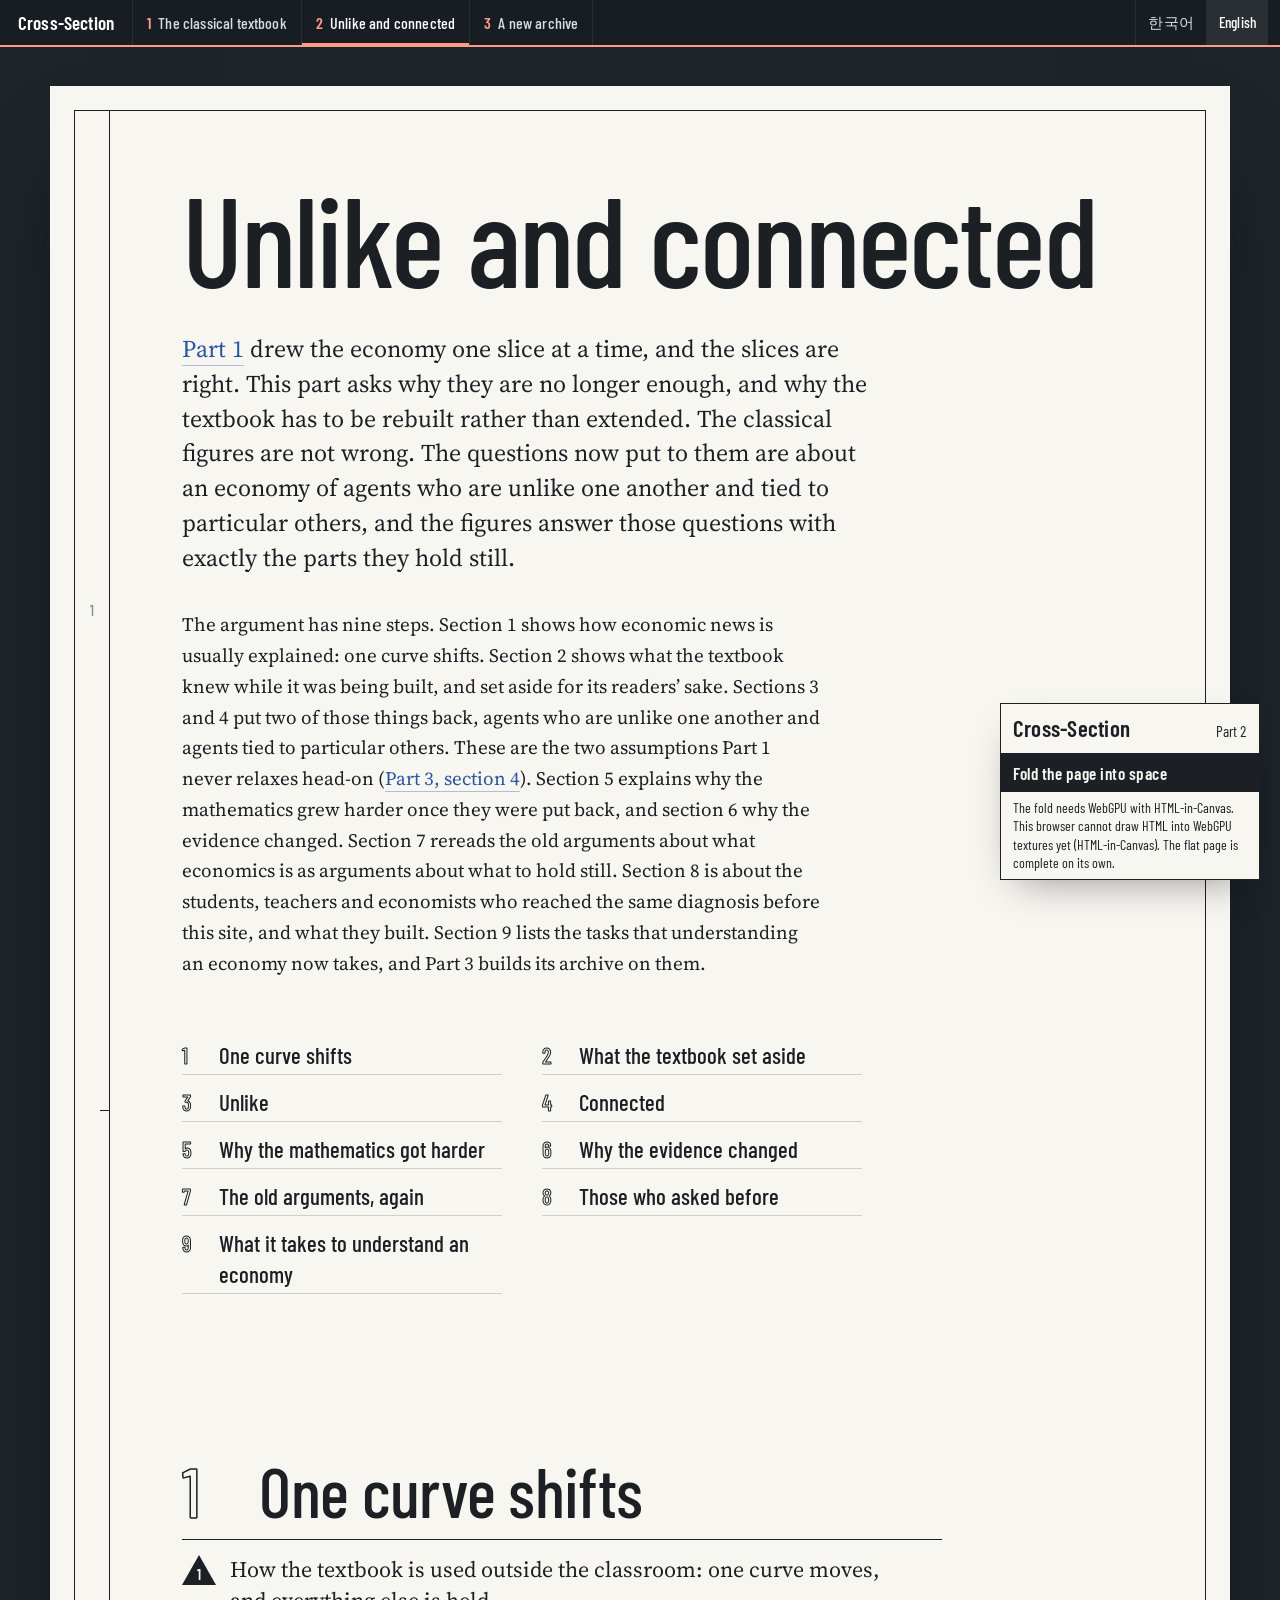
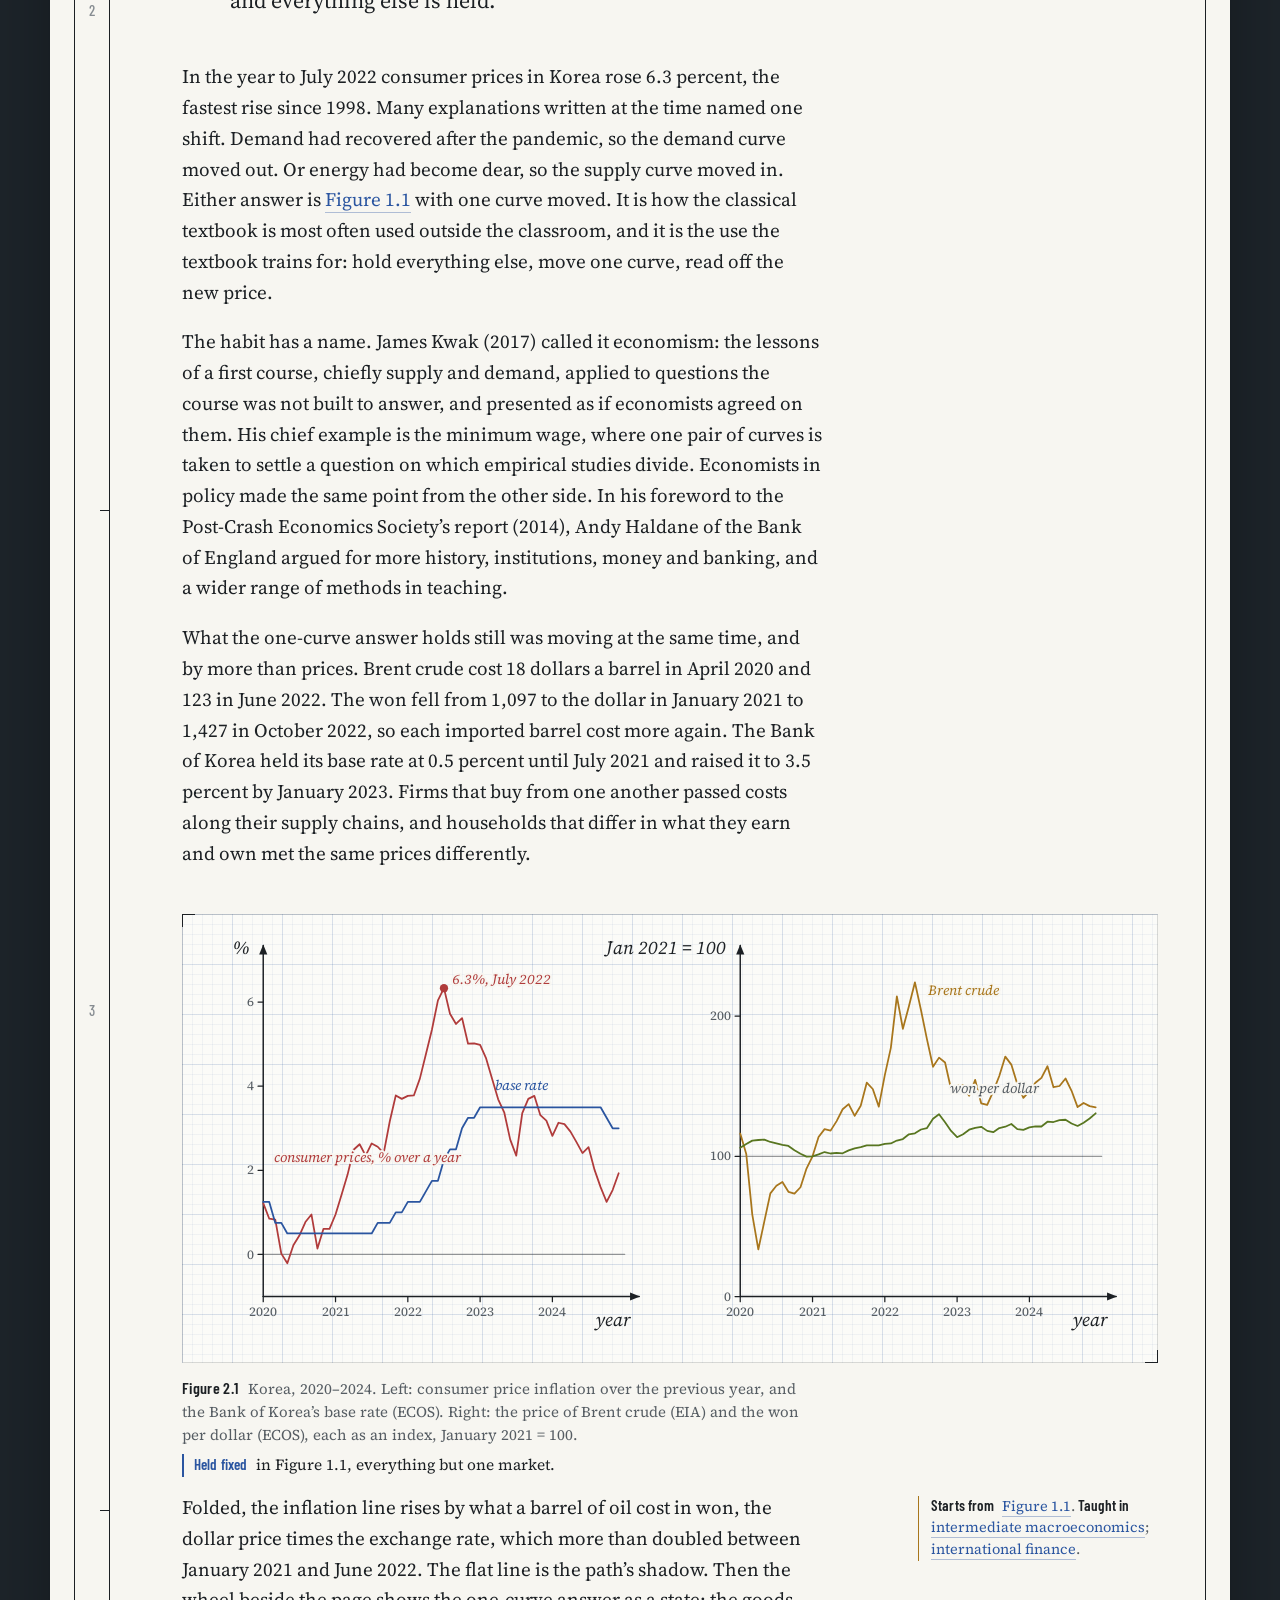
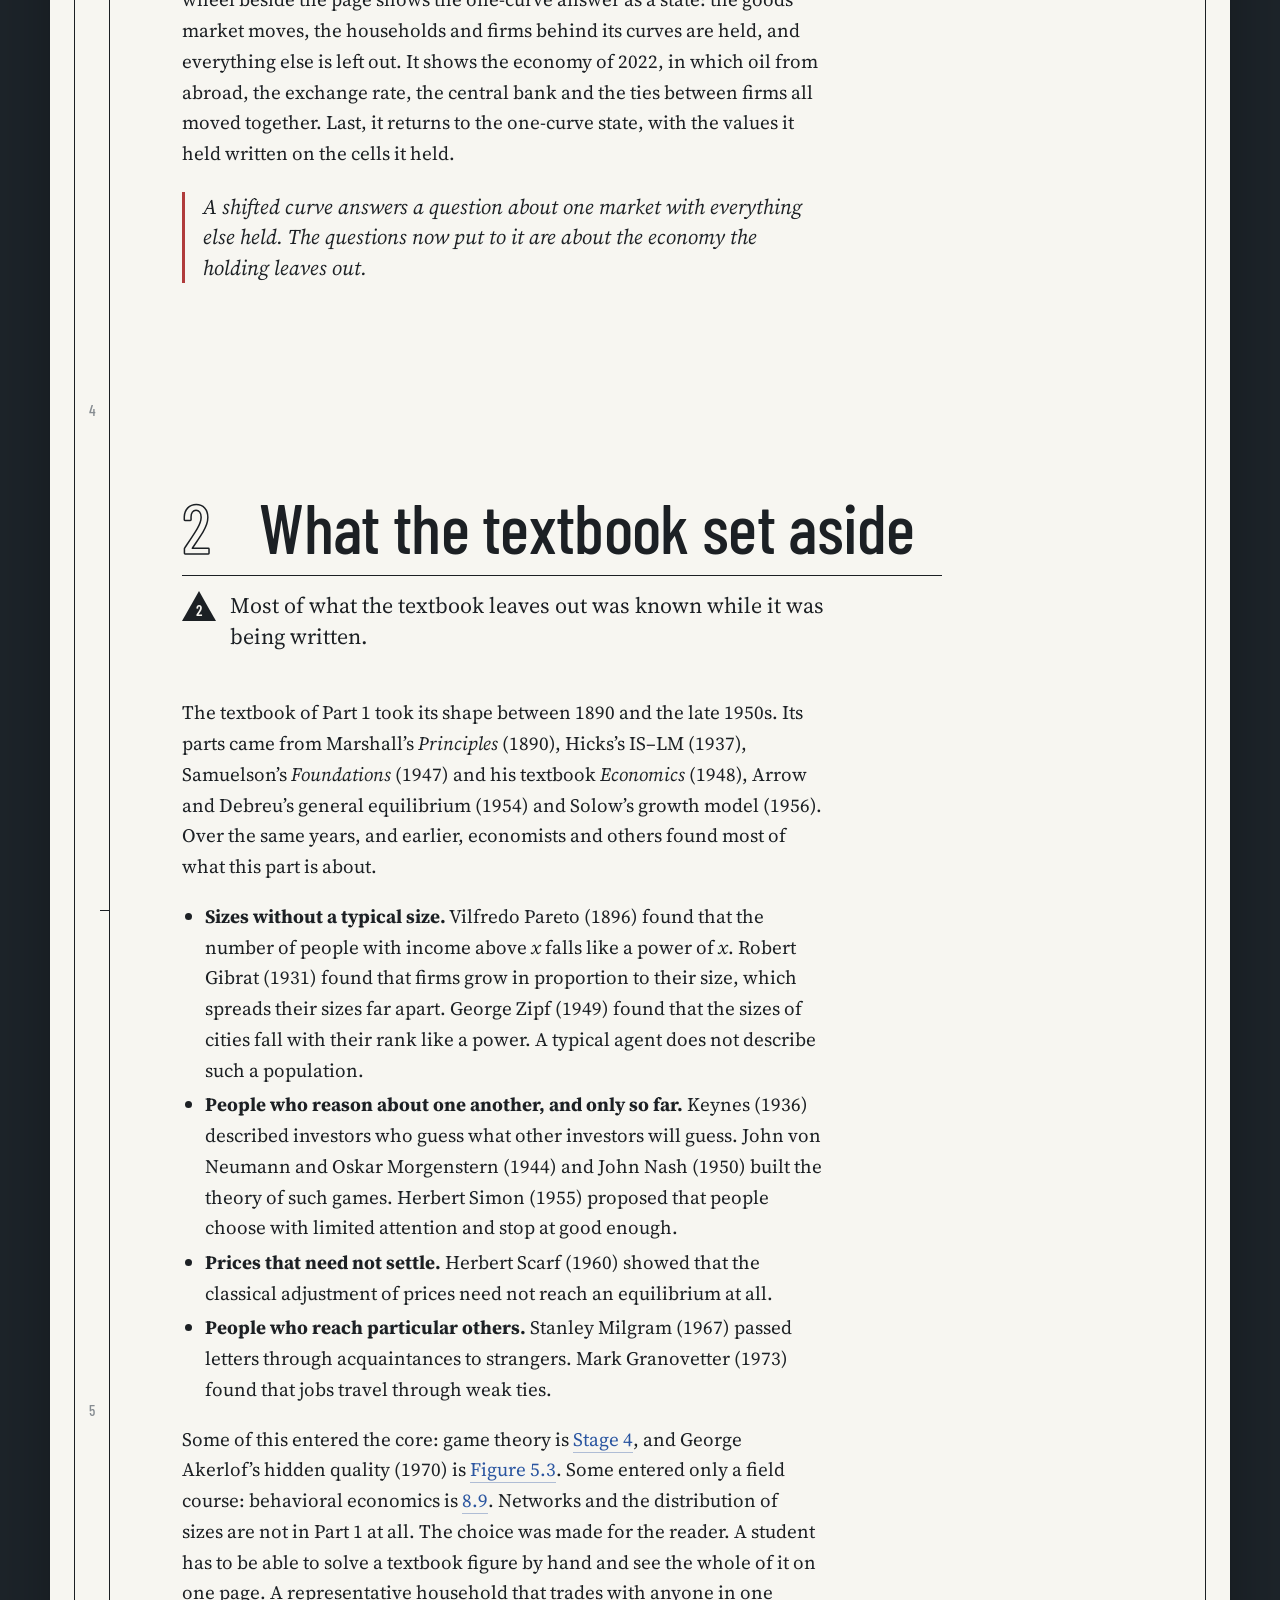
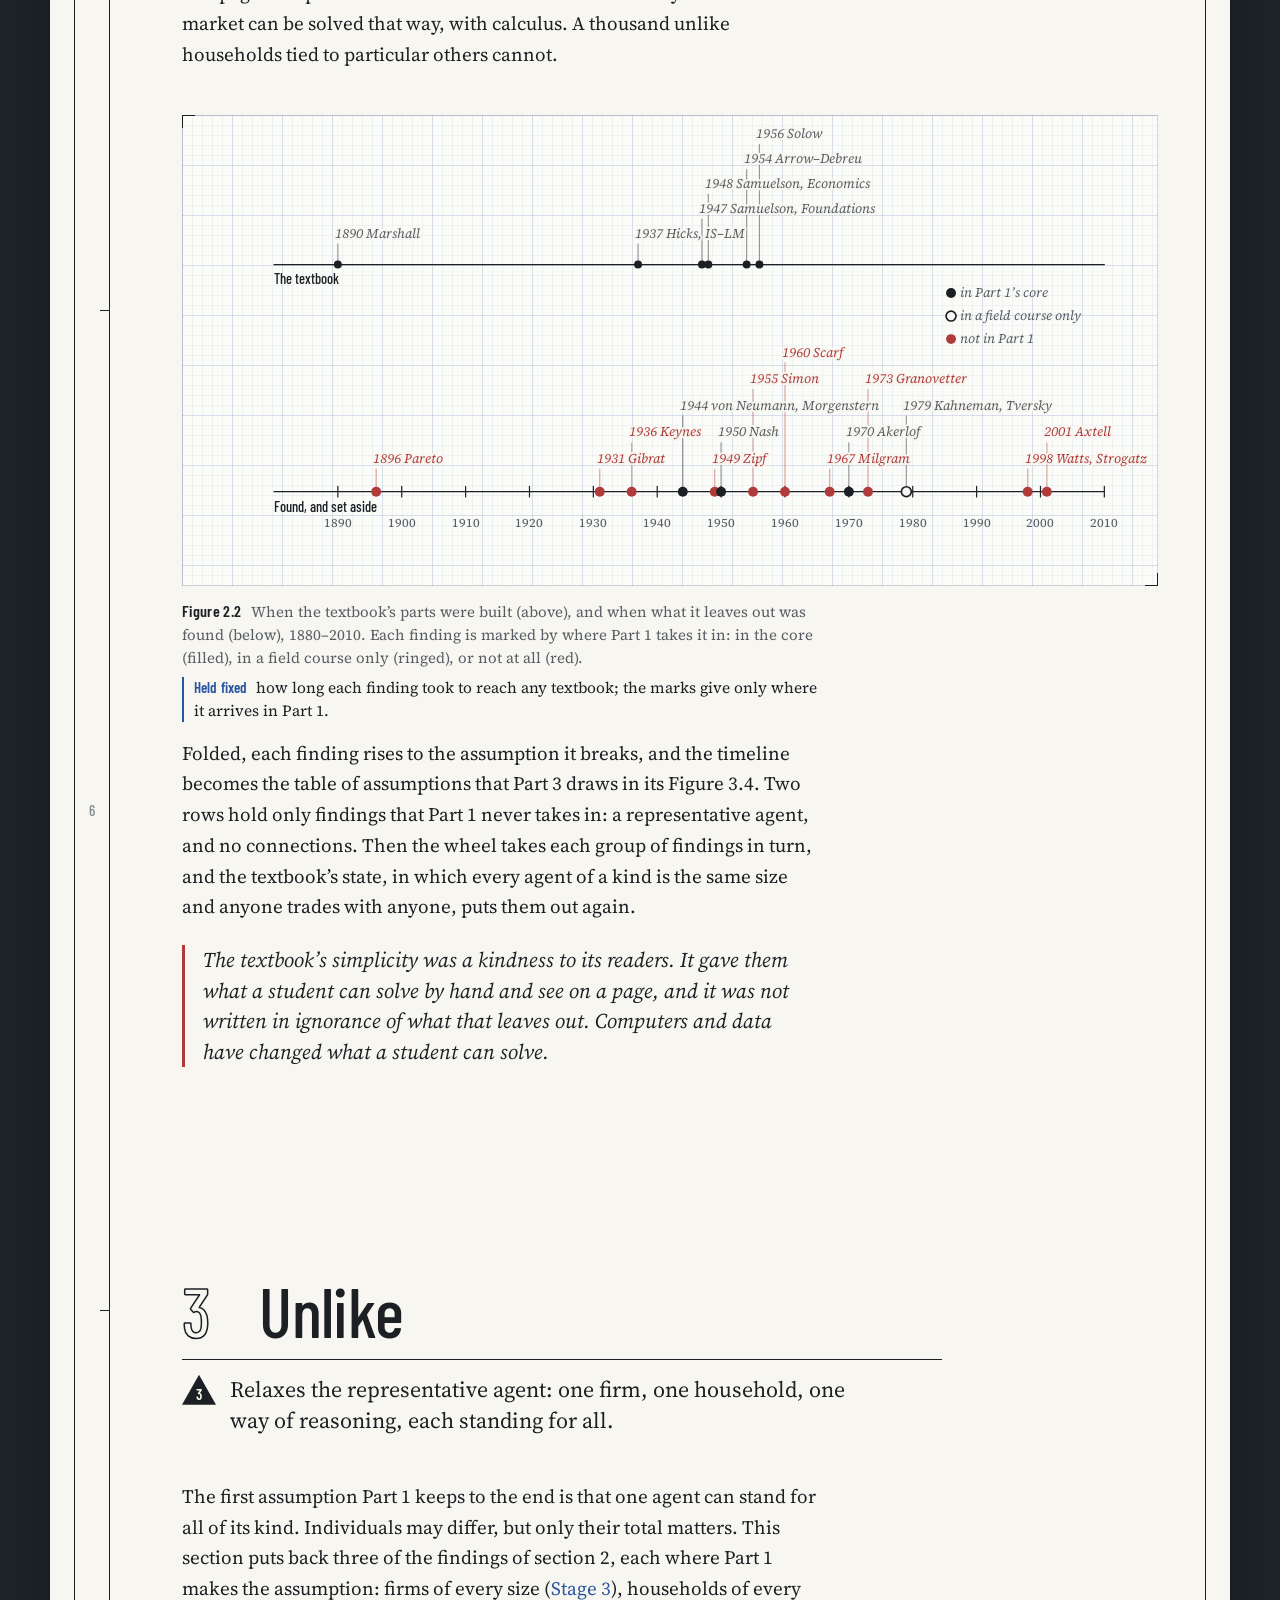
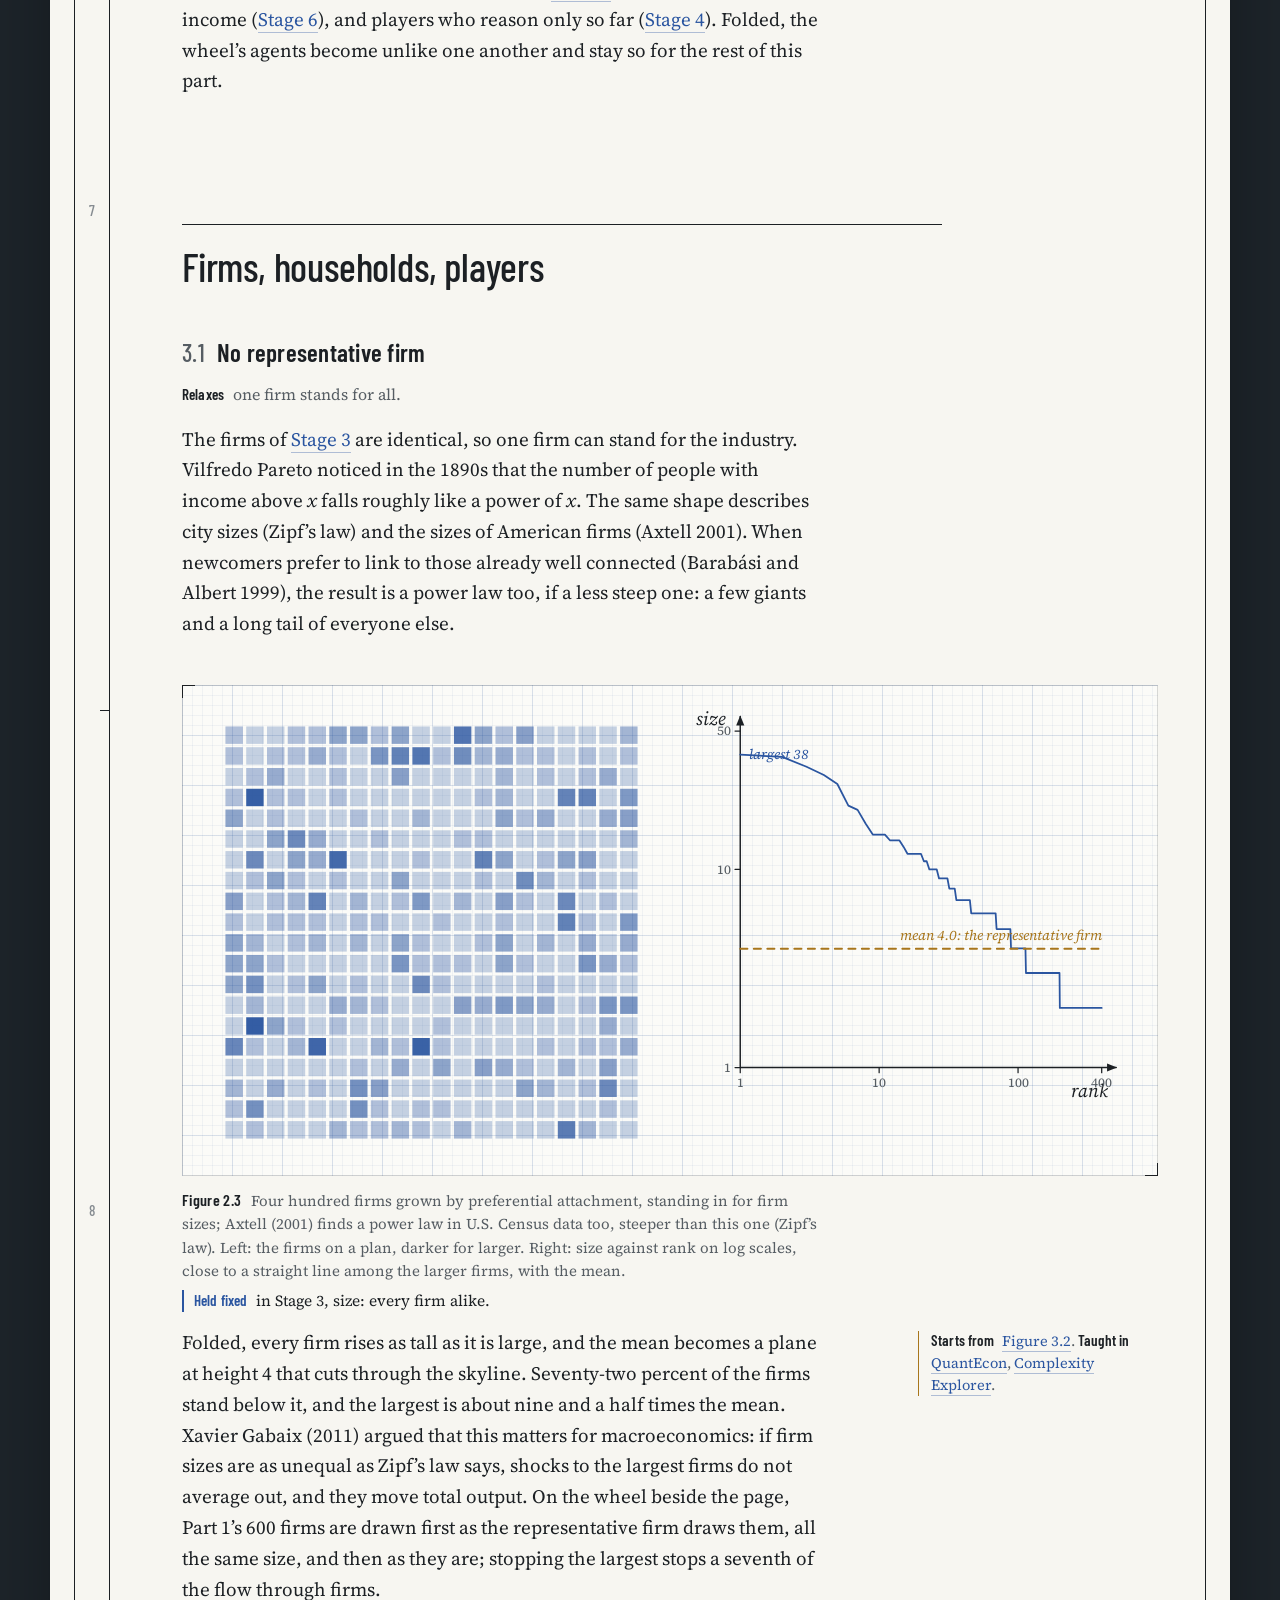
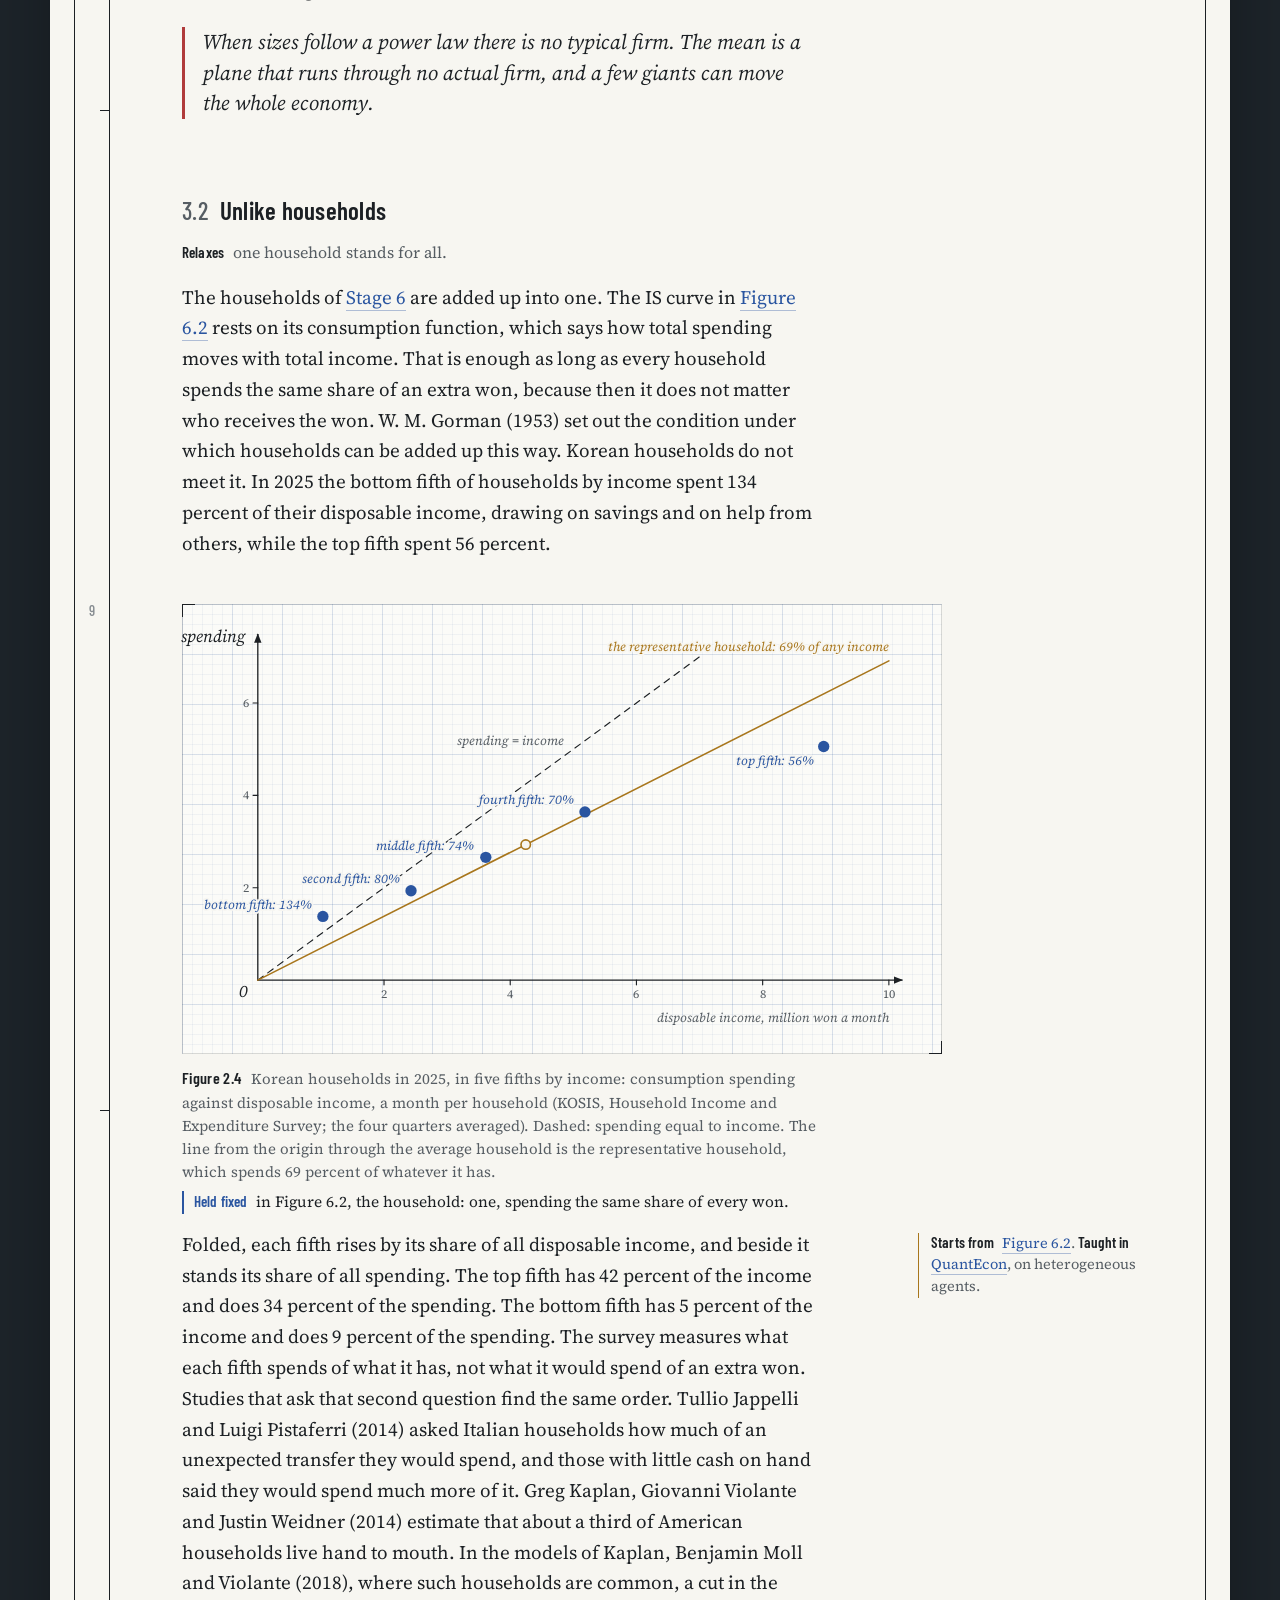
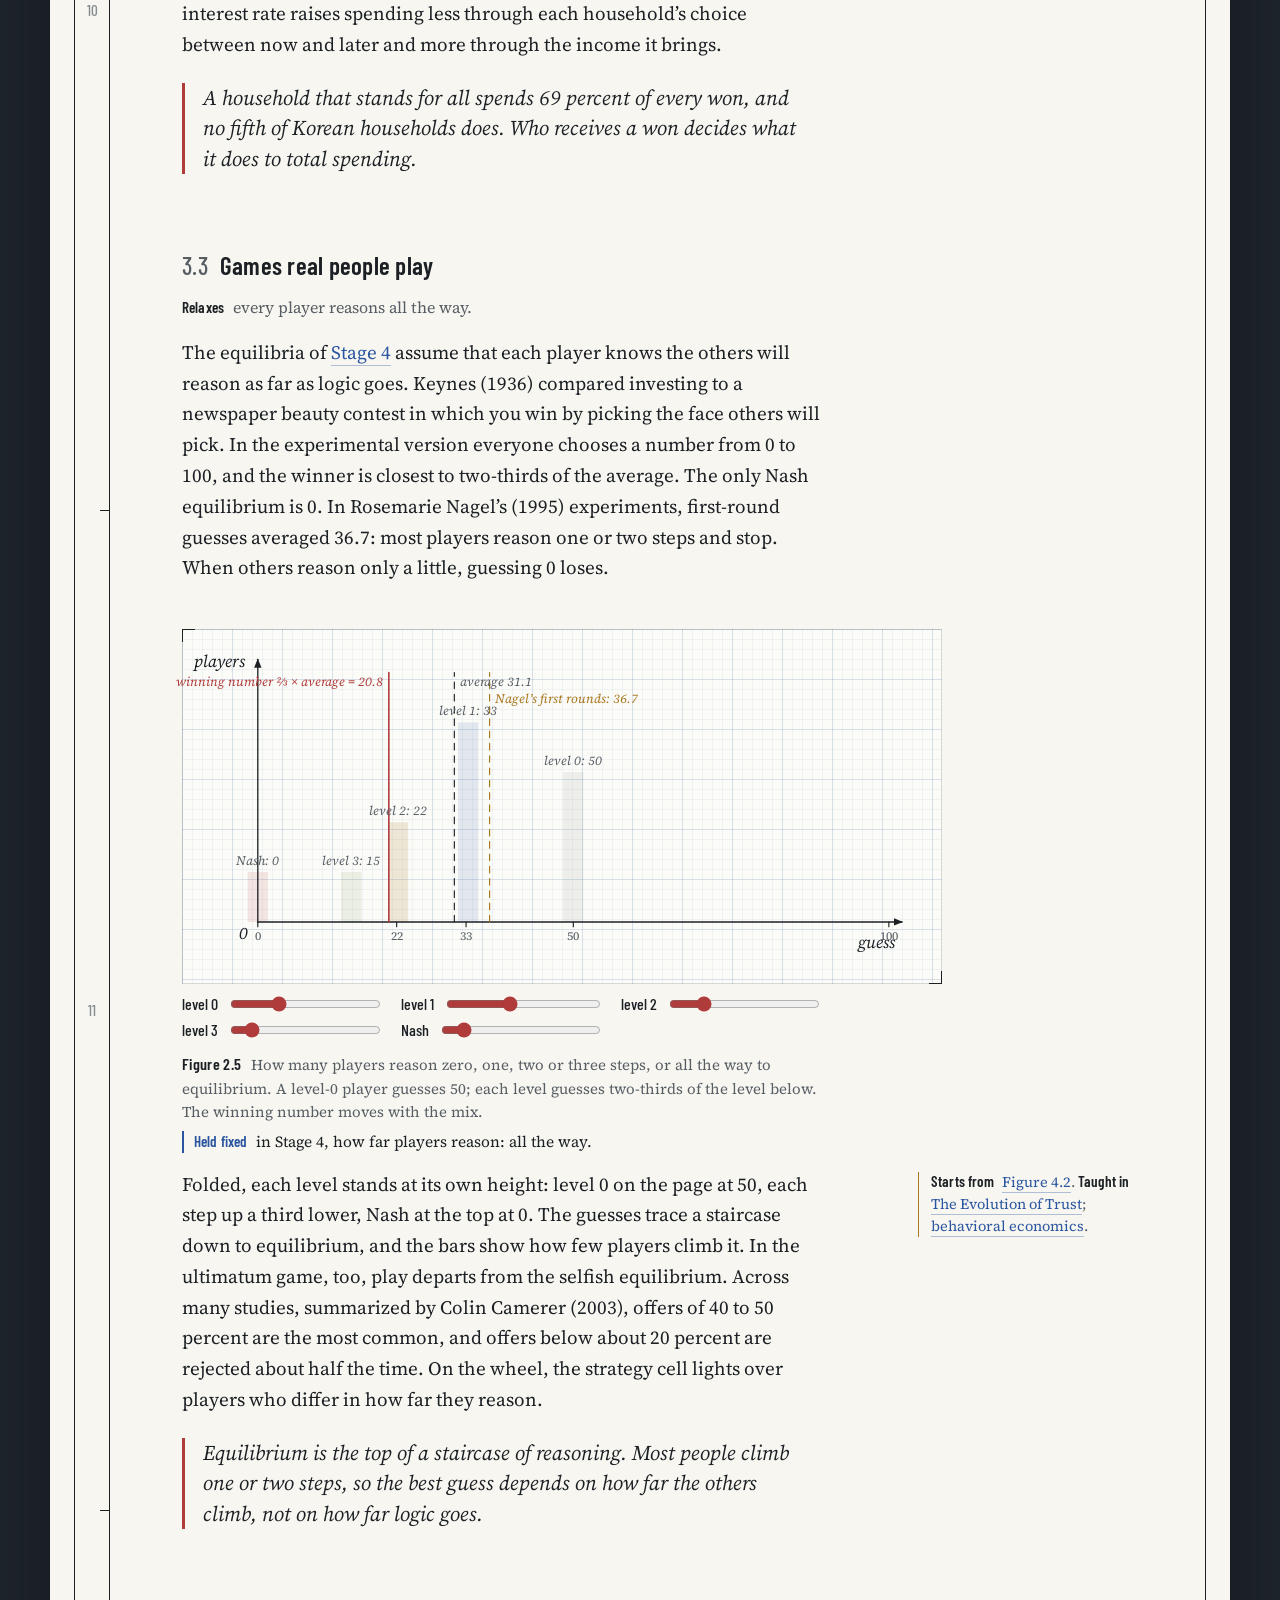
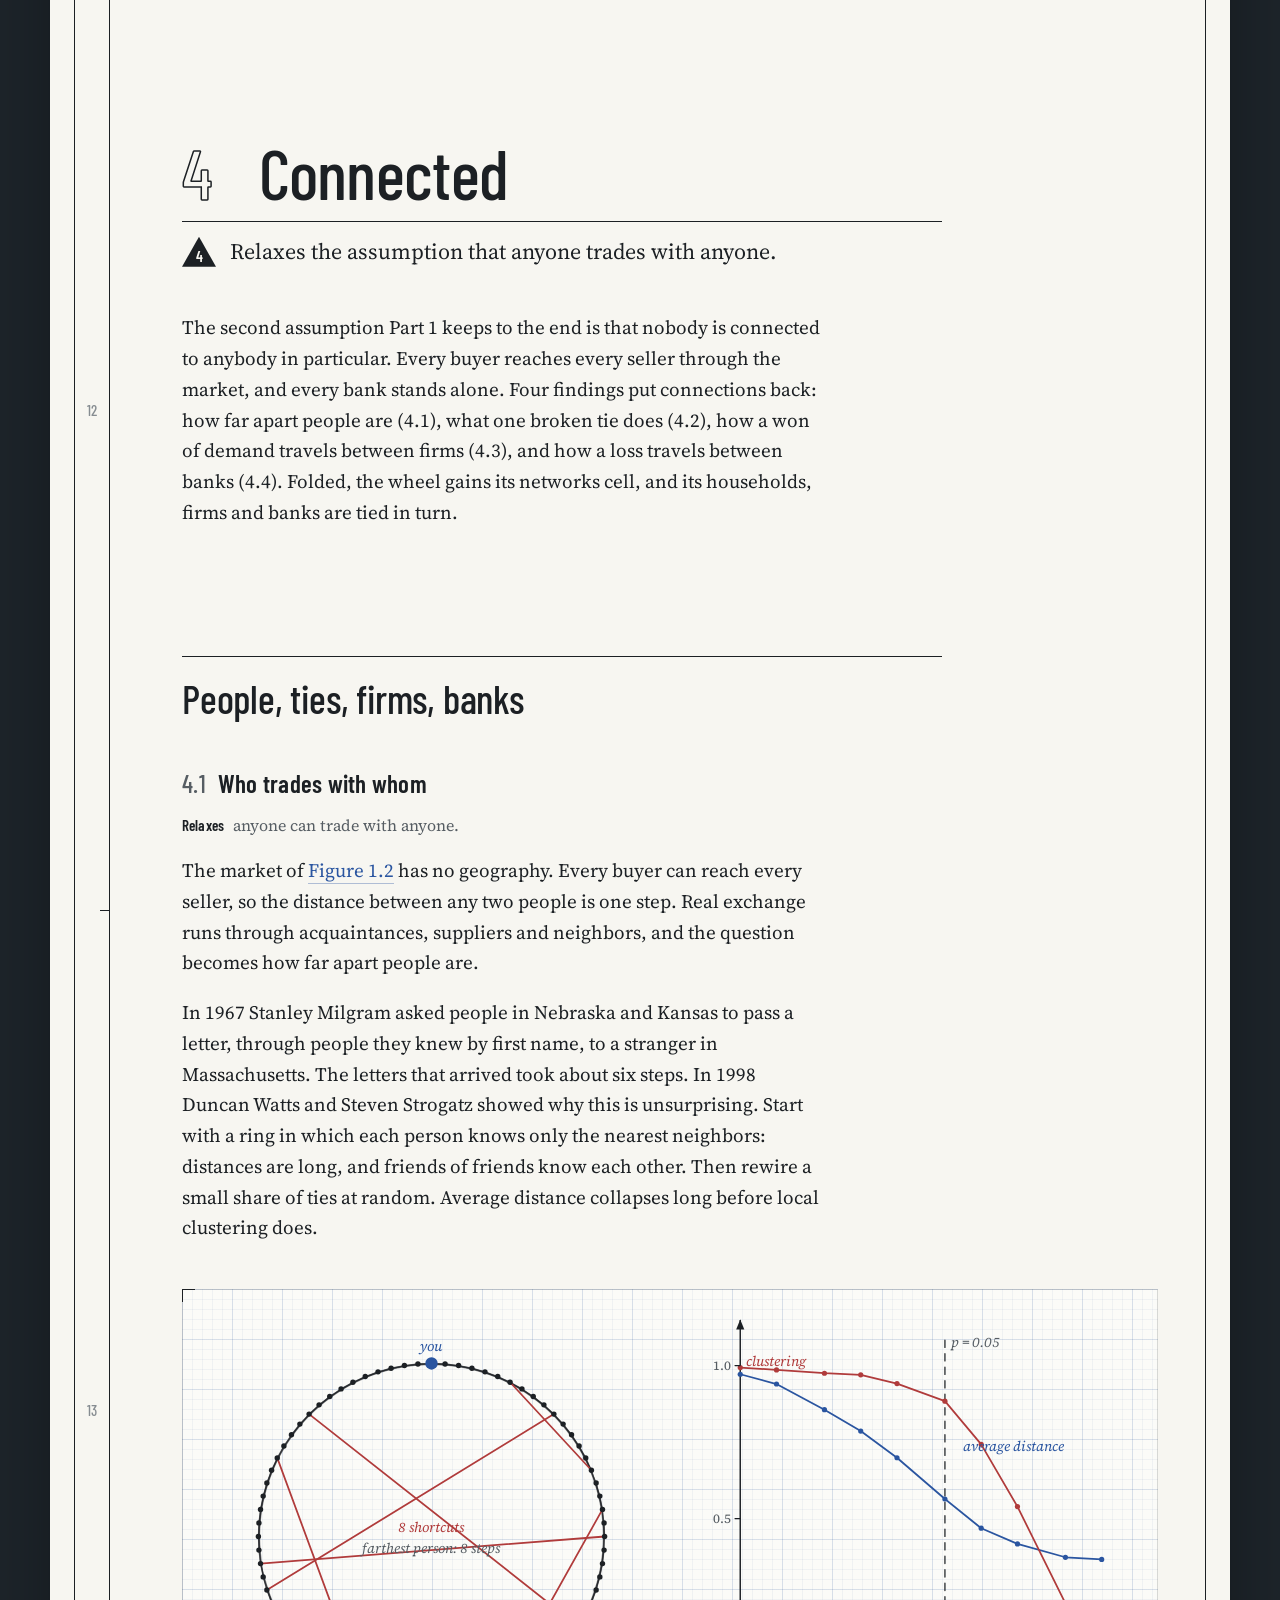
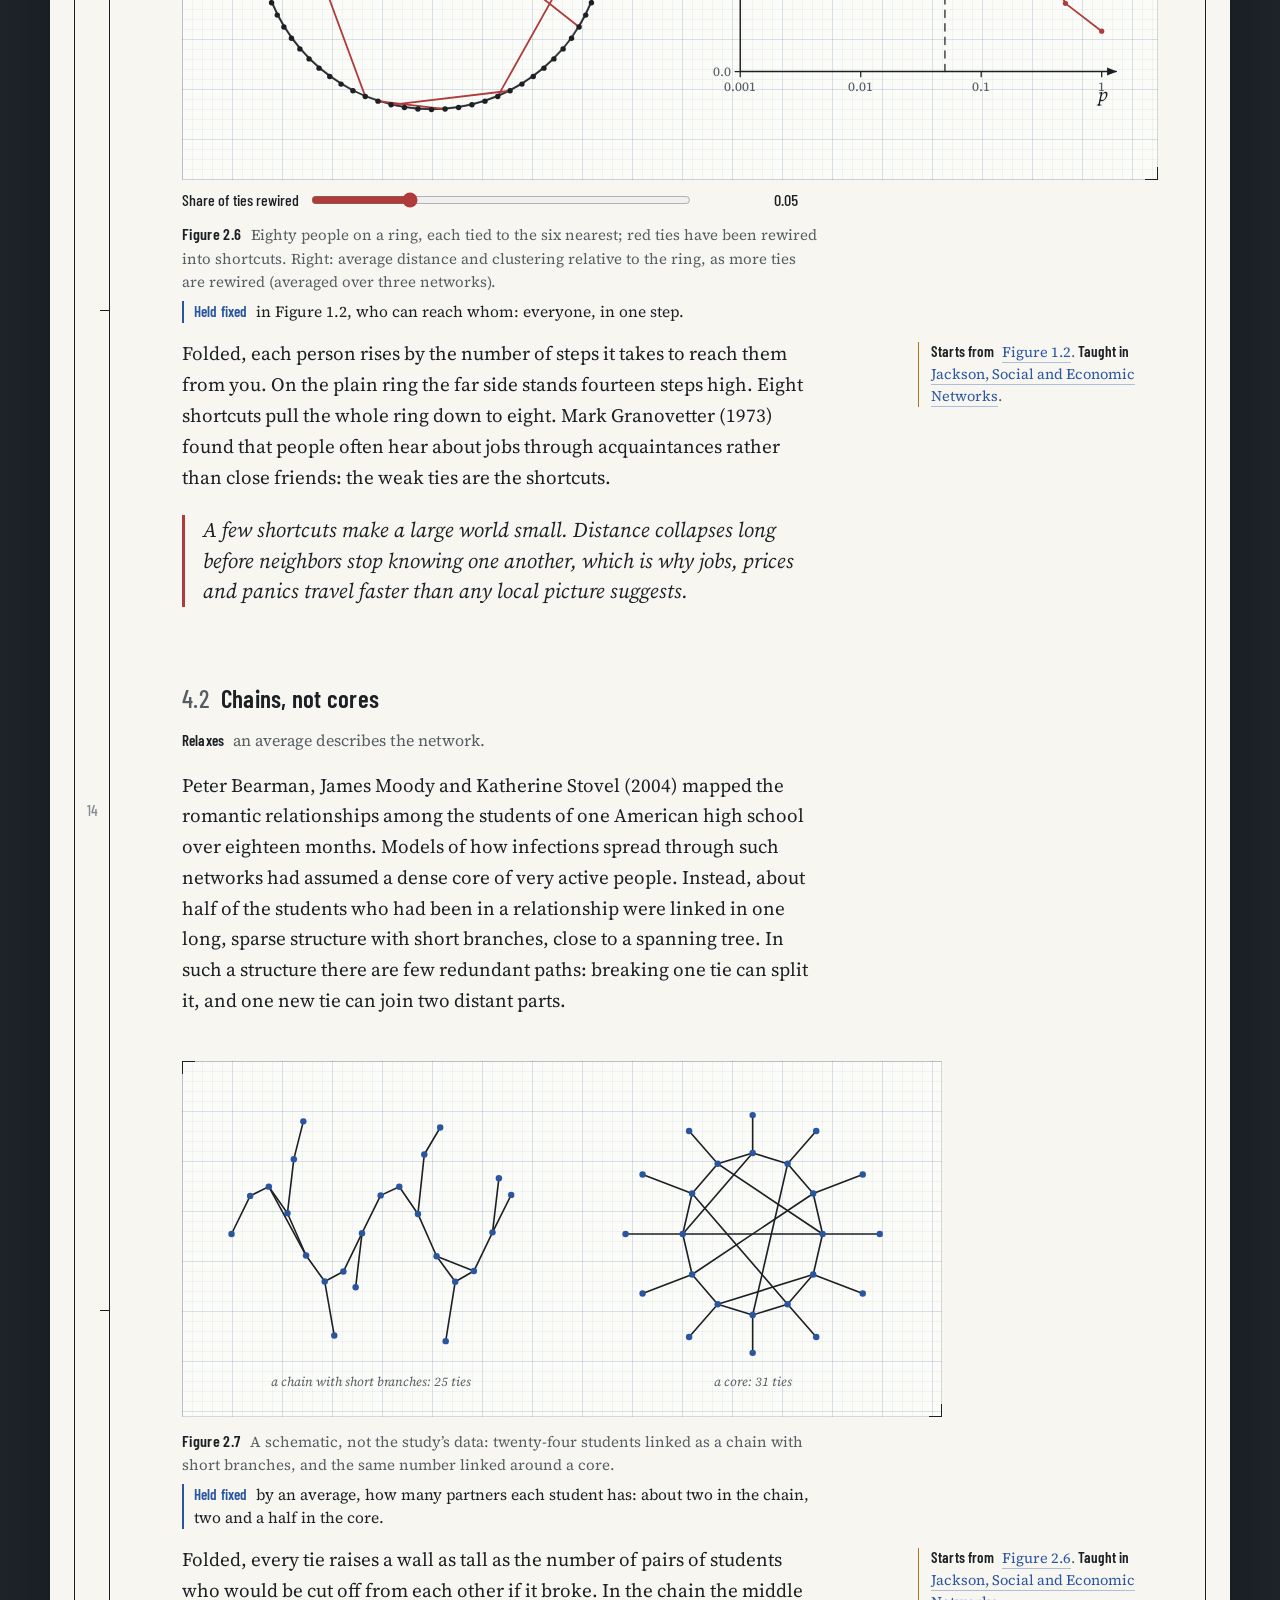
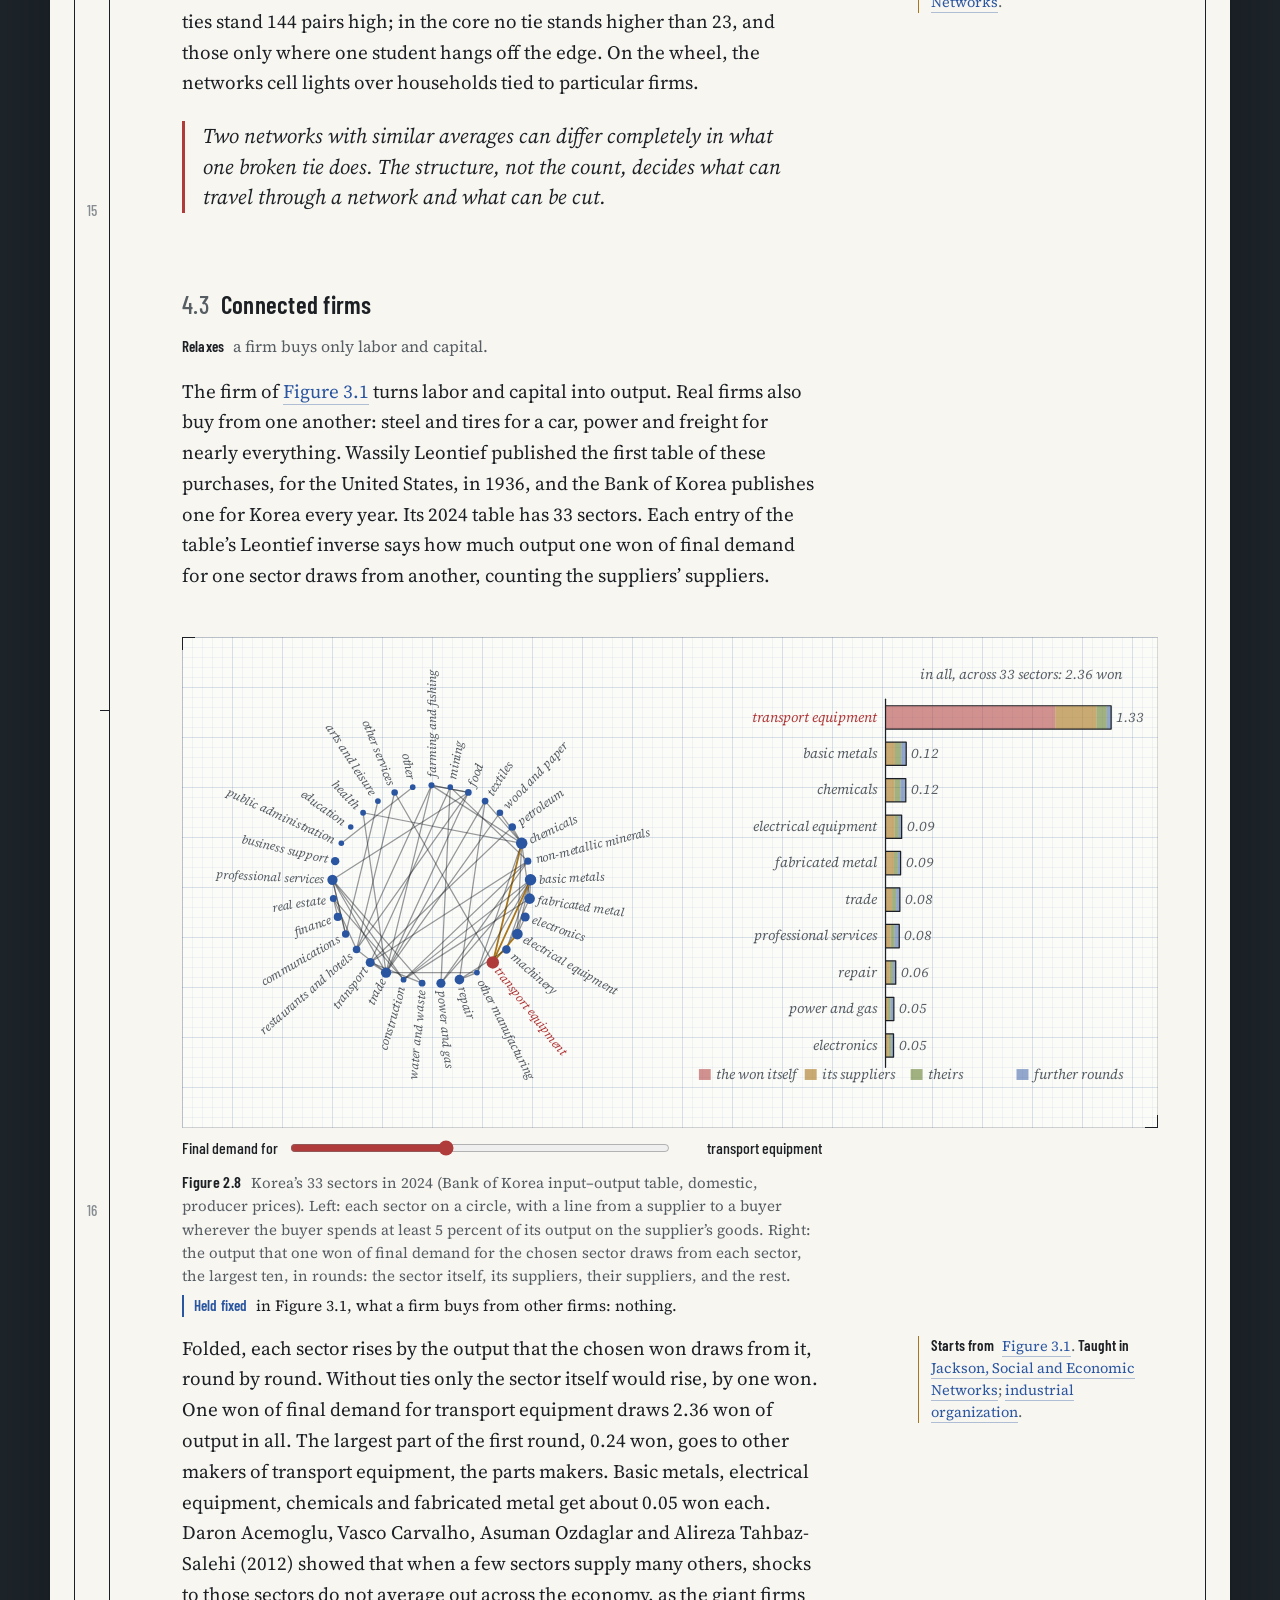
<file: prototype/traditional/beyond.html>
<!doctype html>
<html lang="en" translate="no">
<head>
<meta charset="utf-8">
<meta name="google" content="notranslate">
<meta name="viewport" content="width=device-width, initial-scale=1">
<title>Part 2: Unlike and connected — Cross-Section</title>
<meta name="description" content="Why the classical textbook has to be rebuilt: how economic news is explained with one shifted curve, what the textbook set aside, agents who are unlike and connected, why the mathematics got harder and the evidence changed, the old arguments about what economics is, those who asked before, and the tasks that understanding an economy now takes.">
<link rel="preconnect" href="https://fonts.googleapis.com">
<link rel="preconnect" href="https://fonts.gstatic.com" crossorigin>
<link href="https://fonts.googleapis.com/css2?family=Barlow+Condensed:wght@400;500;600&family=Source+Serif+4:ital,opsz,wght@0,8..60,400;0,8..60,600;1,8..60,400;1,8..60,600&display=swap" rel="stylesheet">
<link rel="stylesheet" href="style.css">
</head>
<body class="p1 p2">
<nav class="site" aria-label="Parts">
  <a class="site-home" href="index.html">Cross-Section</a>
  <a href="classical.html"><span>1</span>The classical textbook</a>
  <a href="beyond.html" aria-current="page"><span>2</span>Unlike and connected</a>
  <a href="archive.html"><span>3</span>A new archive</a>
  <span class="langs" role="group" aria-label="Language"><a class="lang" href="beyond.ko.html" hreflang="ko" lang="ko">한국어</a><a class="lang" href="beyond.html" hreflang="en" lang="en" aria-current="true">English</a></span>
</nav>

<div class="desk">
<article id="sheet" class="sheet">
  <div class="zones" aria-hidden="true"></div>

  <header class="opening">
    <h1>Unlike and connected</h1>
    <p class="lede"><a href="classical.html">Part 1</a> drew the economy one slice at a time, and the slices are right. This part asks why they are no longer enough, and why the textbook has to be rebuilt rather than extended. The classical figures are not wrong. The questions now put to them are about an economy of agents who are unlike one another and tied to particular others, and the figures answer those questions with exactly the parts they hold still.</p>
    <p>The argument has nine steps. Section 1 shows how economic news is usually explained: one curve shifts. Section 2 shows what the textbook knew while it was being built, and set aside for its readers’ sake. Sections 3 and 4 put two of those things back, agents who are unlike one another and agents tied to particular others. These are the two assumptions Part 1 never relaxes head-on (<a href="archive.html#a4">Part 3, section 4</a>). Section 5 explains why the mathematics grew harder once they were put back, and section 6 why the evidence changed. Section 7 rereads the old arguments about what economics is as arguments about what to hold still. Section 8 is about the students, teachers and economists who reached the same diagnosis before this site, and what they built. Section 9 lists the tasks that understanding an economy now takes, and Part 3 builds its archive on them.</p>
    <p class="needs-fold" hidden>Fold the page with the control in the corner. Each figure raises the dimension its flat drawing presses into the page: the price of oil under a line of inflation, the assumption under each date, time under a path of prices, each method under a stack. The page lies on the wheel Part 1 built, and the wheel changes as this part goes on. Its agents become unlike one another, then tied to particular others, and the methods at its hub light one by one. What changes stays changed, and at the end the wheel of Part 1 and the wheel of Part 2 stand one after the other.</p>
    <ol class="contents" aria-label="Sections">
      <li><a href="#b1"><span>1</span>One curve shifts</a></li>
      <li><a href="#b2"><span>2</span>What the textbook set aside</a></li>
      <li><a href="#b3"><span>3</span>Unlike</a></li>
      <li><a href="#b4"><span>4</span>Connected</a></li>
      <li><a href="#b5"><span>5</span>Why the mathematics got harder</a></li>
      <li><a href="#b6"><span>6</span>Why the evidence changed</a></li>
      <li><a href="#b7"><span>7</span>The old arguments, again</a></li>
      <li><a href="#b8"><span>8</span>Those who asked before</a></li>
      <li><a href="#b9"><span>9</span>What it takes to understand an economy</a></li>
    </ol>
  </header>

  <!-- ============================================================ 1 -->
  <section class="stage" id="b1" data-no="1" data-name="One curve shifts">
    <h2><span class="no">1</span>One curve shifts</h2>
    <div class="adds"><p><span class="rev" aria-label="Revision 1">1</span>How the textbook is used outside the classroom: one curve moves, and everything else is held.</p></div>

    <p>In the year to July 2022 consumer prices in Korea rose 6.3 percent, the fastest rise since 1998. Many explanations written at the time named one shift. Demand had recovered after the pandemic, so the demand curve moved out. Or energy had become dear, so the supply curve moved in. Either answer is <a href="classical.html#f1-1">Figure 1.1</a> with one curve moved. It is how the classical textbook is most often used outside the classroom, and it is the use the textbook trains for: hold everything else, move one curve, read off the new price.</p>
    <p>The habit has a name. James Kwak (2017) called it economism: the lessons of a first course, chiefly supply and demand, applied to questions the course was not built to answer, and presented as if economists agreed on them. His chief example is the minimum wage, where one pair of curves is taken to settle a question on which empirical studies divide. Economists in policy made the same point from the other side. In his foreword to the Post-Crash Economics Society’s report (2014), Andy Haldane of the Bank of England argued for more history, institutions, money and banking, and a wider range of methods in teaching.</p>
    <p>What the one-curve answer holds still was moving at the same time, and by more than prices. Brent crude cost 18 dollars a barrel in April 2020 and 123 in June 2022. The won fell from 1,097 to the dollar in January 2021 to 1,427 in October 2022, so each imported barrel cost more again. The Bank of Korea held its base rate at 0.5 percent until July 2021 and raised it to 3.5 percent by January 2023. Firms that buy from one another passed costs along their supply chains, and households that differ in what they earn and own met the same prices differently.</p>

    <figure class="fig" data-fig="2.1" id="f2-1">
      <div class="fig-art"></div>
      <figcaption><span class="fig-no">Figure 2.1</span>Korea, 2020–2024. Left: consumer price inflation over the previous year, and the Bank of Korea’s base rate (ECOS). Right: the price of Brent crude (EIA) and the won per dollar (ECOS), each as an index, January 2021 = 100.</figcaption>
      <p class="held"><span>Held fixed</span>in Figure 1.1, everything but one market.</p>
    </figure>
    <aside class="note later"><b>Starts from</b> <a href="classical.html#f1-1">Figure 1.1</a>. <b>Taught in</b> <a href="course.html?c=macro">intermediate macroeconomics</a>; <a href="course.html?c=intlfin">international finance</a>.</aside>
    <p>Folded, the inflation line rises by what a barrel of oil cost in won, the dollar price times the exchange rate, which more than doubled between January 2021 and June 2022. The flat line is the path’s shadow. Then the wheel beside the page shows the one-curve answer as a state: the goods market moves, the households and firms behind its curves are held, and everything else is left out. It shows the economy of 2022, in which oil from abroad, the exchange rate, the central bank and the ties between firms all moved together. Last, it returns to the one-curve state, with the values it held written on the cells it held.</p>
    <p class="aha">A shifted curve answers a question about one market with everything else held. The questions now put to it are about the economy the holding leaves out.</p>
  </section>

  <!-- ============================================================ 2 -->
  <section class="stage" id="b2" data-no="2" data-name="What the textbook set aside">
    <h2><span class="no">2</span>What the textbook set aside</h2>
    <div class="adds"><p><span class="rev" aria-label="Revision 2">2</span>Most of what the textbook leaves out was known while it was being written.</p></div>

    <p>The textbook of Part 1 took its shape between 1890 and the late 1950s. Its parts came from Marshall’s <i>Principles</i> (1890), Hicks’s IS–LM (1937), Samuelson’s <i>Foundations</i> (1947) and his textbook <i>Economics</i> (1948), Arrow and Debreu’s general equilibrium (1954) and Solow’s growth model (1956). Over the same years, and earlier, economists and others found most of what this part is about.</p>
    <ul>
      <li><b>Sizes without a typical size.</b> Vilfredo Pareto (1896) found that the number of people with income above <i>x</i> falls like a power of <i>x</i>. Robert Gibrat (1931) found that firms grow in proportion to their size, which spreads their sizes far apart. George Zipf (1949) found that the sizes of cities fall with their rank like a power. A typical agent does not describe such a population.</li>
      <li><b>People who reason about one another, and only so far.</b> Keynes (1936) described investors who guess what other investors will guess. John von Neumann and Oskar Morgenstern (1944) and John Nash (1950) built the theory of such games. Herbert Simon (1955) proposed that people choose with limited attention and stop at good enough.</li>
      <li><b>Prices that need not settle.</b> Herbert Scarf (1960) showed that the classical adjustment of prices need not reach an equilibrium at all.</li>
      <li><b>People who reach particular others.</b> Stanley Milgram (1967) passed letters through acquaintances to strangers. Mark Granovetter (1973) found that jobs travel through weak ties.</li>
    </ul>
    <p>Some of this entered the core: game theory is <a href="classical.html#s4">Stage 4</a>, and George Akerlof’s hidden quality (1970) is <a href="classical.html#f5-3">Figure 5.3</a>. Some entered only a field course: behavioral economics is <a href="classical.html#c8-9">8.9</a>. Networks and the distribution of sizes are not in Part 1 at all. The choice was made for the reader. A student has to be able to solve a textbook figure by hand and see the whole of it on one page. A representative household that trades with anyone in one market can be solved that way, with calculus. A thousand unlike households tied to particular others cannot.</p>

    <figure class="fig wide dense" data-fig="2.2" id="f2-2">
      <div class="fig-art"></div>
      <figcaption><span class="fig-no">Figure 2.2</span>When the textbook’s parts were built (above), and when what it leaves out was found (below), 1880–2010. Each finding is marked by where Part 1 takes it in: in the core (filled), in a field course only (ringed), or not at all (red).</figcaption>
      <p class="held"><span>Held fixed</span>how long each finding took to reach any textbook; the marks give only where it arrives in Part 1.</p>
    </figure>
    <p>Folded, each finding rises to the assumption it breaks, and the timeline becomes the table of assumptions that Part 3 draws in its Figure 3.4. Two rows hold only findings that Part 1 never takes in: a representative agent, and no connections. Then the wheel takes each group of findings in turn, and the textbook’s state, in which every agent of a kind is the same size and anyone trades with anyone, puts them out again.</p>
    <p class="aha">The textbook’s simplicity was a kindness to its readers. It gave them what a student can solve by hand and see on a page, and it was not written in ignorance of what that leaves out. Computers and data have changed what a student can solve.</p>
  </section>

  <!-- ============================================================ 3 -->
  <section class="stage" id="b3" data-no="3" data-name="Unlike">
    <h2><span class="no">3</span>Unlike</h2>
    <div class="adds"><p><span class="rev" aria-label="Revision 3">3</span>Relaxes the representative agent: one firm, one household, one way of reasoning, each standing for all.</p></div>

    <p>The first assumption Part 1 keeps to the end is that one agent can stand for all of its kind. Individuals may differ, but only their total matters. This section puts back three of the findings of section 2, each where Part 1 makes the assumption: firms of every size (<a href="classical.html#s3">Stage 3</a>), households of every income (<a href="classical.html#s6">Stage 6</a>), and players who reason only so far (<a href="classical.html#s4">Stage 4</a>). Folded, the wheel’s agents become unlike one another and stay so for the rest of this part.</p>

    <h3 class="group">Firms, households, players</h3>

  <section class="course" id="b3-1">
    <h4><span class="cno">3.1</span>No representative firm</h4>
    <p class="builds"><b>Relaxes</b> one firm stands for all.</p>

    <p>The firms of <a href="classical.html#s3">Stage 3</a> are identical, so one firm can stand for the industry. Vilfredo Pareto noticed in the 1890s that the number of people with income above <i>x</i> falls roughly like a power of <i>x</i>. The same shape describes city sizes (Zipf’s law) and the sizes of American firms (Axtell 2001). When newcomers prefer to link to those already well connected (Barabási and Albert 1999), the result is a power law too, if a less steep one: a few giants and a long tail of everyone else.</p>

    <figure class="fig" data-fig="2.3" id="f2-3">
      <div class="fig-art"></div>
      <figcaption><span class="fig-no">Figure 2.3</span>Four hundred firms grown by preferential attachment, standing in for firm sizes; Axtell (2001) finds a power law in U.S. Census data too, steeper than this one (Zipf’s law). Left: the firms on a plan, darker for larger. Right: size against rank on log scales, close to a straight line among the larger firms, with the mean.</figcaption>
      <p class="held"><span>Held fixed</span>in Stage 3, size: every firm alike.</p>
    </figure>
    <aside class="note later"><b>Starts from</b> <a href="classical.html#f3-2">Figure 3.2</a>. <b>Taught in</b> <a href="https://quantecon.org/">QuantEcon</a>, <a href="https://www.complexityexplorer.org/">Complexity Explorer</a>.</aside>
    <p>Folded, every firm rises as tall as it is large, and the mean becomes a plane at height 4 that cuts through the skyline. Seventy-two percent of the firms stand below it, and the largest is about nine and a half times the mean. Xavier Gabaix (2011) argued that this matters for macroeconomics: if firm sizes are as unequal as Zipf’s law says, shocks to the largest firms do not average out, and they move total output. On the wheel beside the page, Part 1’s 600 firms are drawn first as the representative firm draws them, all the same size, and then as they are; stopping the largest stops a seventh of the flow through firms.</p>
    <p class="aha">When sizes follow a power law there is no typical firm. The mean is a plane that runs through no actual firm, and a few giants can move the whole economy.</p>
  </section>

  <section class="course" id="b3-2">
    <h4><span class="cno">3.2</span>Unlike households</h4>
    <p class="builds"><b>Relaxes</b> one household stands for all.</p>

    <p>The households of <a href="classical.html#s6">Stage 6</a> are added up into one. The IS curve in <a href="classical.html#f6-2">Figure 6.2</a> rests on its consumption function, which says how total spending moves with total income. That is enough as long as every household spends the same share of an extra won, because then it does not matter who receives the won. W. M. Gorman (1953) set out the condition under which households can be added up this way. Korean households do not meet it. In 2025 the bottom fifth of households by income spent 134 percent of their disposable income, drawing on savings and on help from others, while the top fifth spent 56 percent.</p>

    <figure class="fig" data-fig="2.4" id="f2-4">
      <div class="fig-art"></div>
      <figcaption><span class="fig-no">Figure 2.4</span>Korean households in 2025, in five fifths by income: consumption spending against disposable income, a month per household (KOSIS, Household Income and Expenditure Survey; the four quarters averaged). Dashed: spending equal to income. The line from the origin through the average household is the representative household, which spends 69 percent of whatever it has.</figcaption>
      <p class="held"><span>Held fixed</span>in Figure 6.2, the household: one, spending the same share of every won.</p>
    </figure>
    <aside class="note later"><b>Starts from</b> <a href="classical.html#f6-2">Figure 6.2</a>. <b>Taught in</b> <a href="https://quantecon.org/">QuantEcon</a>, on heterogeneous agents.</aside>
    <p>Folded, each fifth rises by its share of all disposable income, and beside it stands its share of all spending. The top fifth has 42 percent of the income and does 34 percent of the spending. The bottom fifth has 5 percent of the income and does 9 percent of the spending. The survey measures what each fifth spends of what it has, not what it would spend of an extra won. Studies that ask that second question find the same order. Tullio Jappelli and Luigi Pistaferri (2014) asked Italian households how much of an unexpected transfer they would spend, and those with little cash on hand said they would spend much more of it. Greg Kaplan, Giovanni Violante and Justin Weidner (2014) estimate that about a third of American households live hand to mouth. In the models of Kaplan, Benjamin Moll and Violante (2018), where such households are common, a cut in the interest rate raises spending less through each household’s choice between now and later and more through the income it brings.</p>
    <p class="aha">A household that stands for all spends 69 percent of every won, and no fifth of Korean households does. Who receives a won decides what it does to total spending.</p>
  </section>

  <section class="course" id="b3-3">
    <h4><span class="cno">3.3</span>Games real people play</h4>
    <p class="builds"><b>Relaxes</b> every player reasons all the way.</p>

    <p>The equilibria of <a href="classical.html#s4">Stage 4</a> assume that each player knows the others will reason as far as logic goes. Keynes (1936) compared investing to a newspaper beauty contest in which you win by picking the face others will pick. In the experimental version everyone chooses a number from 0 to 100, and the winner is closest to two-thirds of the average. The only Nash equilibrium is 0. In Rosemarie Nagel’s (1995) experiments, first-round guesses averaged 36.7: most players reason one or two steps and stop. When others reason only a little, guessing 0 loses.</p>

    <figure class="fig" data-fig="2.5" id="f2-5">
      <div class="fig-art"></div>
      <div class="fig-ctl grid">
        <label>level 0 <input data-mix="0" type="range" min="0" max="10" value="3"></label>
        <label>level 1 <input data-mix="1" type="range" min="0" max="10" value="4"></label>
        <label>level 2 <input data-mix="2" type="range" min="0" max="10" value="2"></label>
        <label>level 3 <input data-mix="3" type="range" min="0" max="10" value="1"></label>
        <label>Nash <input data-mix="4" type="range" min="0" max="10" value="1"></label>
      </div>
      <figcaption><span class="fig-no">Figure 2.5</span>How many players reason zero, one, two or three steps, or all the way to equilibrium. A level-0 player guesses 50; each level guesses two-thirds of the level below. The winning number moves with the mix.</figcaption>
      <p class="held"><span>Held fixed</span>in Stage 4, how far players reason: all the way.</p>
    </figure>
    <aside class="note later"><b>Starts from</b> <a href="classical.html#f4-2">Figure 4.2</a>. <b>Taught in</b> <a href="https://ncase.me/trust/">The Evolution of Trust</a>; <a href="classical.html#c8-9">behavioral economics</a>.</aside>
    <p>Folded, each level stands at its own height: level 0 on the page at 50, each step up a third lower, Nash at the top at 0. The guesses trace a staircase down to equilibrium, and the bars show how few players climb it. In the ultimatum game, too, play departs from the selfish equilibrium. Across many studies, summarized by Colin Camerer (2003), offers of 40 to 50 percent are the most common, and offers below about 20 percent are rejected about half the time. On the wheel, the strategy cell lights over players who differ in how far they reason.</p>
    <p class="aha">Equilibrium is the top of a staircase of reasoning. Most people climb one or two steps, so the best guess depends on how far the others climb, not on how far logic goes.</p>
  </section>
  </section>

  <!-- ============================================================ 4 -->
  <section class="stage" id="b4" data-no="4" data-name="Connected">
    <h2><span class="no">4</span>Connected</h2>
    <div class="adds"><p><span class="rev" aria-label="Revision 4">4</span>Relaxes the assumption that anyone trades with anyone.</p></div>

    <p>The second assumption Part 1 keeps to the end is that nobody is connected to anybody in particular. Every buyer reaches every seller through the market, and every bank stands alone. Four findings put connections back: how far apart people are (4.1), what one broken tie does (4.2), how a won of demand travels between firms (4.3), and how a loss travels between banks (4.4). Folded, the wheel gains its networks cell, and its households, firms and banks are tied in turn.</p>

    <h3 class="group">People, ties, firms, banks</h3>

  <section class="course" id="b4-1">
    <h4><span class="cno">4.1</span>Who trades with whom</h4>
    <p class="builds"><b>Relaxes</b> anyone can trade with anyone.</p>

    <p>The market of <a href="classical.html#f1-2">Figure 1.2</a> has no geography. Every buyer can reach every seller, so the distance between any two people is one step. Real exchange runs through acquaintances, suppliers and neighbors, and the question becomes how far apart people are.</p>
    <p>In 1967 Stanley Milgram asked people in Nebraska and Kansas to pass a letter, through people they knew by first name, to a stranger in Massachusetts. The letters that arrived took about six steps. In 1998 Duncan Watts and Steven Strogatz showed why this is unsurprising. Start with a ring in which each person knows only the nearest neighbors: distances are long, and friends of friends know each other. Then rewire a small share of ties at random. Average distance collapses long before local clustering does.</p>

    <figure class="fig" data-fig="2.6" id="f2-6">
      <div class="fig-art"></div>
      <div class="fig-ctl"><label>Share of ties rewired <input id="ctl-p" type="range" min="0" max="0.2" step="0.005" value="0.05"></label><output id="out-p">0.05</output></div>
      <figcaption><span class="fig-no">Figure 2.6</span>Eighty people on a ring, each tied to the six nearest; red ties have been rewired into shortcuts. Right: average distance and clustering relative to the ring, as more ties are rewired (averaged over three networks).</figcaption>
      <p class="held"><span>Held fixed</span>in Figure 1.2, who can reach whom: everyone, in one step.</p>
    </figure>
    <aside class="note later"><b>Starts from</b> <a href="classical.html#f1-2">Figure 1.2</a>. <b>Taught in</b> <a href="https://web.stanford.edu/~jacksonm/">Jackson, Social and Economic Networks</a>.</aside>
    <p>Folded, each person rises by the number of steps it takes to reach them from you. On the plain ring the far side stands fourteen steps high. Eight shortcuts pull the whole ring down to eight. Mark Granovetter (1973) found that people often hear about jobs through acquaintances rather than close friends: the weak ties are the shortcuts.</p>
    <p class="aha">A few shortcuts make a large world small. Distance collapses long before neighbors stop knowing one another, which is why jobs, prices and panics travel faster than any local picture suggests.</p>
  </section>

  <section class="course" id="b4-2">
    <h4><span class="cno">4.2</span>Chains, not cores</h4>
    <p class="builds"><b>Relaxes</b> an average describes the network.</p>

    <p>Peter Bearman, James Moody and Katherine Stovel (2004) mapped the romantic relationships among the students of one American high school over eighteen months. Models of how infections spread through such networks had assumed a dense core of very active people. Instead, about half of the students who had been in a relationship were linked in one long, sparse structure with short branches, close to a spanning tree. In such a structure there are few redundant paths: breaking one tie can split it, and one new tie can join two distant parts.</p>

    <figure class="fig" data-fig="2.7" id="f2-7">
      <div class="fig-art"></div>
      <figcaption><span class="fig-no">Figure 2.7</span>A schematic, not the study’s data: twenty-four students linked as a chain with short branches, and the same number linked around a core.</figcaption>
      <p class="held"><span>Held fixed</span>by an average, how many partners each student has: about two in the chain, two and a half in the core.</p>
    </figure>
    <aside class="note later"><b>Starts from</b> <a href="#f2-6">Figure 2.6</a>. <b>Taught in</b> <a href="https://web.stanford.edu/~jacksonm/">Jackson, Social and Economic Networks</a>.</aside>
    <p>Folded, every tie raises a wall as tall as the number of pairs of students who would be cut off from each other if it broke. In the chain the middle ties stand 144 pairs high; in the core no tie stands higher than 23, and those only where one student hangs off the edge. On the wheel, the networks cell lights over households tied to particular firms.</p>
    <p class="aha">Two networks with similar averages can differ completely in what one broken tie does. The structure, not the count, decides what can travel through a network and what can be cut.</p>
  </section>

  <section class="course" id="b4-3">
    <h4><span class="cno">4.3</span>Connected firms</h4>
    <p class="builds"><b>Relaxes</b> a firm buys only labor and capital.</p>

    <p>The firm of <a href="classical.html#f3-1">Figure 3.1</a> turns labor and capital into output. Real firms also buy from one another: steel and tires for a car, power and freight for nearly everything. Wassily Leontief published the first table of these purchases, for the United States, in 1936, and the Bank of Korea publishes one for Korea every year. Its 2024 table has 33 sectors. Each entry of the table’s Leontief inverse says how much output one won of final demand for one sector draws from another, counting the suppliers’ suppliers.</p>

    <figure class="fig" data-fig="2.8" id="f2-8">
      <div class="fig-art"></div>
      <div class="fig-ctl"><label>Final demand for <input id="ctl-sector" type="range" min="0" max="32" step="1" value="13"></label><output id="out-sector">transport equipment</output></div>
      <figcaption><span class="fig-no">Figure 2.8</span>Korea’s 33 sectors in 2024 (Bank of Korea input–output table, domestic, producer prices). Left: each sector on a circle, with a line from a supplier to a buyer wherever the buyer spends at least 5 percent of its output on the supplier’s goods. Right: the output that one won of final demand for the chosen sector draws from each sector, the largest ten, in rounds: the sector itself, its suppliers, their suppliers, and the rest.</figcaption>
      <p class="held"><span>Held fixed</span>in Figure 3.1, what a firm buys from other firms: nothing.</p>
    </figure>
    <aside class="note later"><b>Starts from</b> <a href="classical.html#f3-1">Figure 3.1</a>. <b>Taught in</b> <a href="https://web.stanford.edu/~jacksonm/">Jackson, Social and Economic Networks</a>; <a href="course.html?c=io">industrial organization</a>.</aside>
    <p>Folded, each sector rises by the output that the chosen won draws from it, round by round. Without ties only the sector itself would rise, by one won. One won of final demand for transport equipment draws 2.36 won of output in all. The largest part of the first round, 0.24 won, goes to other makers of transport equipment, the parts makers. Basic metals, electrical equipment, chemicals and fabricated metal get about 0.05 won each. Daron Acemoglu, Vasco Carvalho, Asuman Ozdaglar and Alireza Tahbaz-Salehi (2012) showed that when a few sectors supply many others, shocks to those sectors do not average out across the economy, as the giant firms of Figure 2.3 do not. Daron Acemoglu, Ufuk Akcigit and William Kerr (2016) found in American data that changes in demand travel up the chains, to suppliers, and changes in productivity travel down them, to customers.</p>
    <p class="aha">A firm’s output is other firms’ input. A won of demand for one sector reaches the sectors that supply it, and a shock to a sector that supplies many does not stay where it began.</p>
  </section>

  <section class="course" id="b4-4">
    <h4><span class="cno">4.4</span>Contagion between banks</h4>
    <p class="builds"><b>Relaxes</b> a bank stands alone.</p>

    <p>The bank of <a href="classical.html#f8-3">Figure 8.3</a> fails or survives on its own depositors. In 2008 losses at a few institutions spread through the claims banks held on one another. Daron Acemoglu, Asuman Ozdaglar and Alireza Tahbaz-Salehi (2015) showed that a densely connected system spreads a small loss thin and absorbs it, while a ring passes it from bank to bank and loses several. A loss larger than the system’s combined buffers is carried to every bank, in the dense system and on the ring alike. Against losses that large, the safer system is made of clusters joined by few ties, which keep the loss inside one cluster.</p>

    <figure class="fig" data-fig="2.9" id="f2-9">
      <div class="fig-art"></div>
      <div class="fig-ctl"><label>Loss at the first bank <input id="ctl-shock" type="range" min="0.5" max="12" step="0.5" value="4"></label><output id="out-shock">4</output></div>
      <figcaption><span class="fig-no">Figure 2.9</span>Ten banks with a buffer of 1 each. A failed bank passes its loss beyond the buffer, in equal parts, to the banks it owes. Left: each owes only the next. Right: each owes all the others. Numbers: the round in which a bank fails.</figcaption>
      <p class="held"><span>Held fixed</span>in Figure 8.3, who owes whom: nobody; the bank stands alone.</p>
    </figure>
    <aside class="note later"><b>Starts from</b> <a href="classical.html#f8-3">Figure 8.3</a>. <b>Taught in</b> <a href="classical.html#c8-3">money and banking</a>; <a href="https://web.stanford.edu/~jacksonm/">Jackson, Social and Economic Networks</a>.</aside>
    <p>Folded, each bank rises to the round in which it fails, and the ones that survive stay on the page. On the ring a loss of 4 makes a short staircase of three banks, while the dense network loses only the first. Raise the loss above 10 and the ring becomes a spiral ten rounds tall, while the dense network falls all at once, in round 2.</p>
    <p class="aha">The dense web that spreads a small loss thin carries a large one to everyone, all at once. Whether density protects depends on the size of the shock, not on the network alone.</p>
  </section>
  </section>

  <!-- ============================================================ 5 -->
  <section class="stage" id="b5" data-no="5" data-name="Why the mathematics got harder">
    <h2><span class="no">5</span>Why the mathematics got harder</h2>
    <div class="adds"><p><span class="rev" aria-label="Revision 5">5</span>Unlike and connected agents need more than calculus: fixed points, dynamics, statistics and computation.</p></div>

    <p>A student who reaches the third year finds that economics has become topology, measure theory, dynamic programming and econometrics. This is often read as a taste for difficulty. It follows from the two assumptions this part relaxes.</p>
    <p>With one representative agent in one market, an equilibrium is where two curves cross, and calculus finds it. With many markets and many agents there is no picture to look at. Kenneth Arrow and Gérard Debreu (1954) proved that a competitive equilibrium exists with a fixed-point theorem from topology. The simplest theorem of that kind, Brouwer’s, says that a continuous map of a closed, bounded, convex set into itself leaves at least one point where it is. John Nash (1950) had proved in the same way that every finite game has an equilibrium in mixed strategies. Existence was settled, but whether markets reach the equilibrium was not. Herbert Scarf (1960) built an economy of three people and three goods in which the classical adjustment of prices circles the equilibrium forever. The adjustment raises a price when its good is in excess demand. Hugo Sonnenschein, Rolf Mantel and Debreu (1972–74) then showed that adding up unlike households puts almost no shape on total demand. Beyond continuity and a few identities, any shape is possible. The representative agent was the way out. If the total is assumed to behave like one household, the shape returns.</p>

    <figure class="fig" data-fig="2.10" id="f2-10">
      <div class="fig-art"></div>
      <figcaption><span class="fig-no">Figure 2.10</span>Scarf’s economy. Three people each own one good and want two goods in fixed proportion, each a different pair. The triangle holds every set of relative prices, and its center is the only equilibrium; the arrows show how the classical adjustment moves the prices. Red: the path of prices from the start, a closed loop around the center. Blue: the same goods held by one representative consumer, whose prices go to the center.</figcaption>
      <p class="held"><span>Held fixed</span>in Figure 5.1, time: equilibrium is reached at once.</p>
    </figure>
    <aside class="note later"><b>Starts from</b> <a href="classical.html#f5-1">Figure 5.1</a>. <b>Taught in</b> <a href="course.html?c=micro">intermediate microeconomics</a>, general equilibrium; <a href="course.html?c=math">mathematics for economists</a>.</aside>
    <p>Folded, time rises off the page. The representative economy’s prices reach the center and climb straight up it. Scarf’s prices climb around the center in a spiral that never closes in. The equilibrium exists in both economies, and only one of them reaches it.</p>
    <p>The other tools arrived the same way. Time and uncertainty need dynamic programming (Richard Bellman, 1957) and the measure theory beneath probability. Data need a model of how they were produced (Trygve Haavelmo, 1944). They also need a design that separates cause from coincidence, which Joshua Angrist and Jörn-Steffen Pischke (2010) called the credibility revolution. Unlike agents tied in networks often have no solution in closed form at all, and are computed instead. Agent-based models (Joshua Epstein and Robert Axtell, 1996) and heterogeneous-agent macroeconomics solve them by simulation. The <i>Journal of Economic Literature</i>’s classification lists these tools side by side. The table below says which part of the economy calls for which.</p>
    <div class="partslist methods">
      <table>
        <caption>What a model contains, and the mathematics it needs</caption>
        <thead><tr><th>What the model contains</th><th>The mathematics it needs</th><th>JEL</th><th>First seen</th></tr></thead>
        <tbody>
          <tr><td>one market, a curve on each side</td><td>calculus, comparative statics</td><td>C6</td><td><a href="classical.html#f1-1">Figure 1.1</a></td></tr>
          <tr><td>a household or a firm that chooses</td><td>constrained optimization</td><td>C6</td><td><a href="classical.html#f2-1">Figure 2.1</a></td></tr>
          <tr><td>every market at once</td><td>fixed-point theorems (topology)</td><td>C6, D5</td><td><a href="classical.html#f5-1">Figure 5.1</a></td></tr>
          <tr><td>players who watch one another</td><td>game theory, fixed points</td><td>C7</td><td><a href="classical.html#f4-1">Figure 4.1</a></td></tr>
          <tr><td>time and uncertainty</td><td>dynamic programming, probability</td><td>C6, D8</td><td><a href="classical.html#f2-3">Figure 2.3</a></td></tr>
          <tr><td>data</td><td>probability models, research designs</td><td>C1, C9</td><td><a href="classical.html#f7-2">Figure 7.2</a></td></tr>
          <tr><td>many unlike agents</td><td>distributions, computation</td><td>C63, D3</td><td><a href="#f2-4">Figure 2.4</a></td></tr>
          <tr><td>agents tied in networks</td><td>graphs, linear algebra, computation</td><td>D85, C63</td><td><a href="#f2-8">Figure 2.8</a></td></tr>
          <tr><td>choices that depart from consistency</td><td>experiments</td><td>C9, D91</td><td><a href="#f2-5">Figure 2.5</a></td></tr>
          <tr><td>prices that need not settle</td><td>dynamical systems, computation</td><td>C6, C63</td><td><a href="#f2-10">Figure 2.10</a></td></tr>
        </tbody>
      </table>
    </div>
    <p class="aha">The mathematics of economics grew harder as the economy it drew became unlike and connected. Where a page cannot solve the model, a proof, an estimate or a computer has to.</p>
  </section>

  <!-- ============================================================ 6 -->
  <section class="stage" id="b6" data-no="6" data-name="Why the evidence changed">
    <h2><span class="no">6</span>Why the evidence changed</h2>
    <div class="adds"><p><span class="rev" aria-label="Revision 6">6</span>Most of what economists now publish measures unlike agents with designed comparisons.</p></div>

    <p>The other half of the change is in evidence. Daniel Hamermesh (2013) classified every full-length article in three top general journals, the <i>American Economic Review</i>, the <i>Journal of Political Economy</i> and the <i>Quarterly Journal of Economics</i>, in one year of each decade from 1963 to 2011. In 1963 half of them (50.7 percent) were pure theory, and in 2011 a fifth (19.1 percent). Empirical work on data the authors had collected themselves rose from 8.7 to 34.0 percent, and experiments from none to 8.2 percent. In 2011 nearly three articles in four were empirical, and four in five had more than one author, against one in six in 1963.</p>
    <p>Two things drove the change. Records of unlike people became available: tax and benefit records, surveys that follow the same households for years, the accounts of firms. And the design of studies changed. Natural experiments, randomized trials and the other designs that Joshua Angrist and Jörn-Steffen Pischke (2010) called the credibility revolution ask what would have happened otherwise, which a regression line through a scatter cannot say. The statistics of <a href="classical.html#s7">Stage 7</a> is where this begins. In 2019 Raj Chetty and Gregory Bruich taught an introductory course at Harvard, <i>Using Big Data to Solve Economic and Social Problems</i>, that starts from records and questions and reaches the models afterwards.</p>

    <figure class="fig" data-fig="2.11" id="f2-11">
      <div class="fig-art"></div>
      <figcaption><span class="fig-no">Figure 2.11</span>What three top journals published, 1963–2011: the share of full-length articles by method, one year in each decade (Hamermesh 2013, Table 4). The theory band narrows; the bands of the authors’ own data and of experiments widen.</figcaption>
      <p class="held"><span>Held fixed</span>in Figure 7.1, the data: given, and the same for everyone.</p>
    </figure>
    <aside class="note later"><b>Starts from</b> <a href="classical.html#f7-1">Figure 7.1</a>. <b>Taught in</b> <a href="course.html?c=metrics">econometrics</a>; <a href="https://mixtape.scunning.com/">The Mixtape</a>.</aside>
    <p>Folded, the stack comes apart. Each method stands in its own row, each column as tall as that method’s share, so that each can be followed across the decades. On the wheel beside the page the measurement cell lights over households and firms that are unlike one another.</p>
    <p class="aha">In 2011 nearly three articles in four were empirical. What economists now learn to do most is measure unlike agents with designs that a single scatter does not teach.</p>
  </section>

  <!-- ============================================================ 7 -->
  <section class="stage" id="b7" data-no="7" data-name="The old arguments, again">
    <h2><span class="no">7</span>The old arguments, again</h2>
    <div class="adds"><p><span class="rev" aria-label="Revision 7">7</span>The arguments about what economics is were arguments about what to hold still.</p></div>

    <p>The questions of this part are not new. Economists have argued about them since the subject began. The arguments are worth reading again with the wheel in view, because each is about what a model should move and what it may hold still.</p>
    <ul>
      <li><b>1883.</b> In the <i>Methodenstreit</i>, Carl Menger held that economics deduces general laws from individual choice; Gustav Schmoller, that it studies the history and institutions of particular economies.</li>
      <li><b>1890, 1932.</b> Alfred Marshall called economics “a study of mankind in the ordinary business of life”. Lionel Robbins defined it as the study of behavior as a relationship between ends and scarce means.</li>
      <li><b>1936.</b> John Maynard Keynes argued that employment is set by total spending, which can stay too low; his analysis takes the money wage as given, and he argued that cutting it need not restore employment.</li>
      <li><b>1945.</b> Friedrich Hayek argued that the knowledge an economy runs on is dispersed among people who differ, that prices carry it, and that no planner can gather it.</li>
      <li><b>1953.</b> Milton Friedman argued that a theory’s assumptions need not be realistic if its predictions are right.</li>
      <li><b>1976.</b> Robert Lucas argued that the rules describing behavior change when policy changes, so models must start from choices.</li>
      <li><b>1992.</b> Alan Kirman asked whom the representative individual represents: unlike people can add up to a total that none of them would choose.</li>
      <li><b>2008.</b> The benchmark model behind much central-bank analysis, Smets and Wouters (2007), had no banks, and models that added credit did not tie banks to one another.</li>
    </ul>

    <figure class="fig wide dense" data-fig="2.12" id="f2-12">
      <div class="fig-art"></div>
      <figcaption><span class="fig-no">Figure 2.12</span>The eight arguments, each drawn as the state of the wheel it proposes, on the plan of Part 3’s Figure 3.1: the cells it moves, those it puts first, those it holds and those it leaves out, and whether its households and firms are alike, unlike or tied.</figcaption>
      <p class="held"><span>Held fixed</span>who won each argument; the plans record what each was about.</p>
    </figure>
    <p>Read this way, the arguments do not divide economists into those who use models and those who do not. Each side proposes a different state of the same wheel. Marshall’s subject is the whole of it, and Robbins’s is one tool at its hub. Keynes holds the money wage, and with it the labor market that the classics let clear. Friedman accepts the classical state and asks only whether it predicts. Lucas asks what the state is built from, and Kirman whether the one agent at its center can stand for the many. The crisis of 2008 showed what a state without banks cannot see. Paul Krugman (2009) made that charge in public. Folded, the wheel takes each position in turn.</p>
    <p class="aha">The argument about what economics is has always been an argument about what to hold still. An archive that states, for every model, what it holds can carry that argument instead of hiding it.</p>
  </section>

  <!-- ============================================================ 8 -->
  <section class="stage" id="b8" data-no="8" data-name="Those who asked before">
    <h2><span class="no">8</span>Those who asked before</h2>
    <div class="adds"><p><span class="rev" aria-label="Revision 8">8</span>Students, teachers and economists reached the same diagnosis. One need is still unmet.</p></div>

    <p>The diagnosis of this part was reached before, from several directions, mostly after 2008.</p>
    <ul>
      <li><b>Students.</b> At the University of Manchester the Post-Crash Economics Society published <i>Economics, Education and Unlearning</i> (2014), asking for history, institutions, money and banking, and more than one school of thought. In May 2014, 42 student groups from 19 countries signed an open letter for pluralism in economics (ISIPE); within weeks the network had 65 groups in 30 countries.</li>
      <li><b>Teachers.</b> CORE, begun in 2013 by economists from five countries under Wendy Carlin, wrote <i>The Economy</i>, which starts each unit from a problem, inequality first, with data and strategic interaction from the first week. It is used in hundreds of universities.</li>
      <li><b>Macroeconomists.</b> The Rebuilding Macroeconomic Theory Project (David Vines and Samuel Wills, 2018) asked for four changes to the benchmark model: financial frictions, limits on rational expectations, heterogeneous agents and better microfoundations.</li>
      <li><b>Builders of pieces.</b> Opportunity Insights’ course starts from big data. QuantEcon makes models run as code, including heterogeneous agents and Thomas Sargent and John Stachurski’s <i>Economic Networks</i>. The Santa Fe Institute’s Complexity Explorer teaches agent-based models, networks and power laws, and Exploring Economics places the schools side by side.</li>
    </ul>

    <figure class="fig wide dense" data-fig="2.13" id="f2-13">
      <div class="fig-art"></div>
      <figcaption><span class="fig-no">Figure 2.13</span>Ten projects and what each sets out to add, by its own description, against the needs this part has found. A mark records an aim, not a judgment of how well it is met. The last column is empty.</figcaption>
      <p class="held"><span>Held fixed</span>how well each project succeeds; a mark records only what it sets out to do.</p>
    </figure>
    <p>Every need is met somewhere, and one is met nowhere: a common map on which any model, classical or modern, shows what it moves, what it holds still and what it leaves out. Without it, a student who takes CORE’s units, QuantEcon’s code and a pluralist course cannot say how their models relate, and a writer who reaches for one curve cannot say which state of the economy it assumes. Folded, the wheel lights what each project adds, and at the end shows one model in the form such a map would give it.</p>
    <p class="aha">The needs were found before this site. What is missing is the map that holds classical and modern models on one plane, and Part 3 proposes it.</p>

    <h3 class="group">Where to start</h3>
    <h4 class="sub">Start from problems and evidence</h4>
    <ul class="projects">
      <li><a href="https://www.core-econ.org/"><b>CORE Econ</b><span>The Economy 2.0, Economy, Society, and Public Policy, Doing Economics</span><i>Starts each unit from a real problem (inequality, climate, innovation) and teaches models as tools for it, with power, institutions and data from the first week. Free online.</i></a></li>
      <li><a href="https://ourworldindata.org/"><b>Our World in Data</b><span>Long-run data on living conditions, with the research behind it</span><i>The record behind growth, health, poverty and climate, drawn so that it can be read without a course in statistics.</i></a></li>
    </ul>
    <h4 class="sub">Make the models run</h4>
    <ul class="projects">
      <li><a href="https://quantecon.org/"><b>QuantEcon</b><span>Lectures in Python and Julia, founded by Thomas Sargent and John Stachurski</span><i>Every model is code the learner runs: dynamic programming, heterogeneous agents, networks. Computation replaces the closed-form special case.</i></a></li>
      <li><a href="https://www.econgraphs.org/"><b>EconGraphs</b><span>Interactive graphs for intermediate microeconomics</span><i>Every textbook diagram becomes something the reader can move, so a shift is seen as a cause rather than memorized as a rule.</i></a></li>
      <li><a href="https://ncase.me/trust/"><b>The Evolution of Trust</b><span>Nicky Case’s explorable explanation of the repeated prisoner’s dilemma</span><i>Game theory taught by playing it, with populations of strategies that evolve.</i></a></li>
    </ul>
    <h4 class="sub">Add structure and difference</h4>
    <ul class="projects">
      <li><a href="https://web.stanford.edu/~jacksonm/"><b>Social and Economic Networks</b><span>Matthew O. Jackson’s book and course</span><i>Networks as an economic object: how ties form, how information and behavior spread, why position in a network matters.</i></a></li>
      <li><a href="https://www.complexityexplorer.org/"><b>Complexity Explorer</b><span>The Santa Fe Institute’s courses on complex systems</span><i>Agent-based models, scaling and power laws, and dynamics away from equilibrium.</i></a></li>
    </ul>
    <h4 class="sub">Add identification</h4>
    <ul class="projects">
      <li><a href="https://mixtape.scunning.com/"><b>Causal Inference: The Mixtape</b><span>Scott Cunningham; read with The Effect by Nick Huntington-Klein</span><i>The credibility revolution as a textbook: research designs first, with code.</i></a></li>
    </ul>
    <h4 class="sub">Compare the schools, and keep the baseline</h4>
    <ul class="projects">
      <li><a href="https://www.exploring-economics.org/"><b>Exploring Economics</b><span>A pluralist platform from students and researchers</span><i>Places the neoclassical sequence beside other schools so that a reader can compare how each frames a question.</i></a></li>
      <li><a href="https://mru.org/"><b>Marginal Revolution University</b><span>Short videos by Tyler Cowen and Alex Tabarrok</span><i>Principles in pieces small enough to reorder, with applications first.</i></a></li>
      <li><a href="https://ocw.mit.edu/"><b>MIT OpenCourseWare</b><span>The sequence studied in Part 1, open</span><i>The classical staircase itself, lecture by lecture: the baseline the projects above reorganize.</i></a></li>
    </ul>
  </section>

  <!-- ============================================================ 9 -->
  <section class="stage" id="b9" data-no="9" data-name="What it takes to understand an economy">
    <h2><span class="no">9</span>What it takes to understand an economy</h2>
    <div class="adds"><p><span class="rev" aria-label="Revision 9">9</span>Five tasks, which Part 3 makes the rules of its archive.</p></div>

    <p>Writing about the economy from inside the textbook’s assumptions is useful, and much good economic writing does it. Understanding an economy takes more, and the sections above say what. Five tasks recur.</p>

    <figure class="fig wide" data-fig="2.14" id="f2-14">
      <ol class="tasks">
        <li><b>Say what is held.</b> Every model holds something still. Name it and the value it is held at, as Part 1 named each figure’s hidden axis (section 1).</li>
        <li><b>Find the assumption that decides.</b> Most results survive most changes of assumption, and a few assumptions decide the answer. Dani Rodrik (2015) calls these critical assumptions; they are the ones to test (sections 3 and 4).</li>
        <li><b>Measure with a design.</b> A pattern in data is not a relationship until the design separates cause from coincidence (section 6).</li>
        <li><b>Compute when the page cannot solve.</b> Unlike agents tied to one another are solved by simulation, and the simulation is part of the argument (section 5).</li>
        <li><b>Keep history.</b> The structure itself changes: the networks, the distributions, the rules. A model fits a period, and the period should be stated (sections 2 and 7).</li>
      </ol>
      <figcaption><span class="fig-no">Figure 2.14</span>Five tasks for understanding an economy, each an operation on the wheel.</figcaption>
      <p class="held"><span>Held fixed</span>the order in which they are done; in practice they repeat.</p>
    </figure>
    <p>These are not another field course. They are what every unit of a rebuilt textbook should do. Folded, the wheel performs them in turn: a cell is hatched with the value it is held at, the agents change size and are tied, the measured totals stand at the hub, the computation cell lights, and then history. Then the wheel stands as Part 1 left it and as Part 2 leaves it, one after the other, and last in the form Part 3 gives every model.</p>
    <p class="aha">Classical economics remains the first state of the wheel, and the one every other is measured against. Understanding an economy now means saying which state one is in, and why.</p>
    <p class="transition"><a href="archive.html">Part 3</a> builds the map: an archive in which every model says what it moves, what it holds and what it leaves out, and the classical sequence is one way through among several.</p>
  </section>
</article>
</div>

<aside class="titleblock" aria-label="Title block">
  <div class="tb-row tb-title"><span class="tb-name">Cross-Section</span><span class="tb-sheet" id="tb-sheet">Part 2</span></div>
  <div class="tb-row tb-sub" id="tb-course">Unlike and connected</div>
  <div class="tb-row tb-counts">
    <div><span class="tb-k">Figures</span><span class="tb-v" id="tb-figs">0</span></div>
    <div><span class="tb-k">Part</span><span class="tb-v">2</span></div>
    <div><span class="tb-k">of</span><span class="tb-v">3</span></div>
  </div>
  <button class="tb-unfold" id="unfold" type="button" aria-pressed="false" hidden>Fold the page into space</button>
  <p class="tb-status" id="tb-status" role="status"></p>
</aside>

<canvas id="stage" layoutsubtree aria-hidden="true"></canvas>
<div id="expo-labels" aria-hidden="true"></div>

<script type="module" src="p2.js"></script>
</body>
</html>
</file>
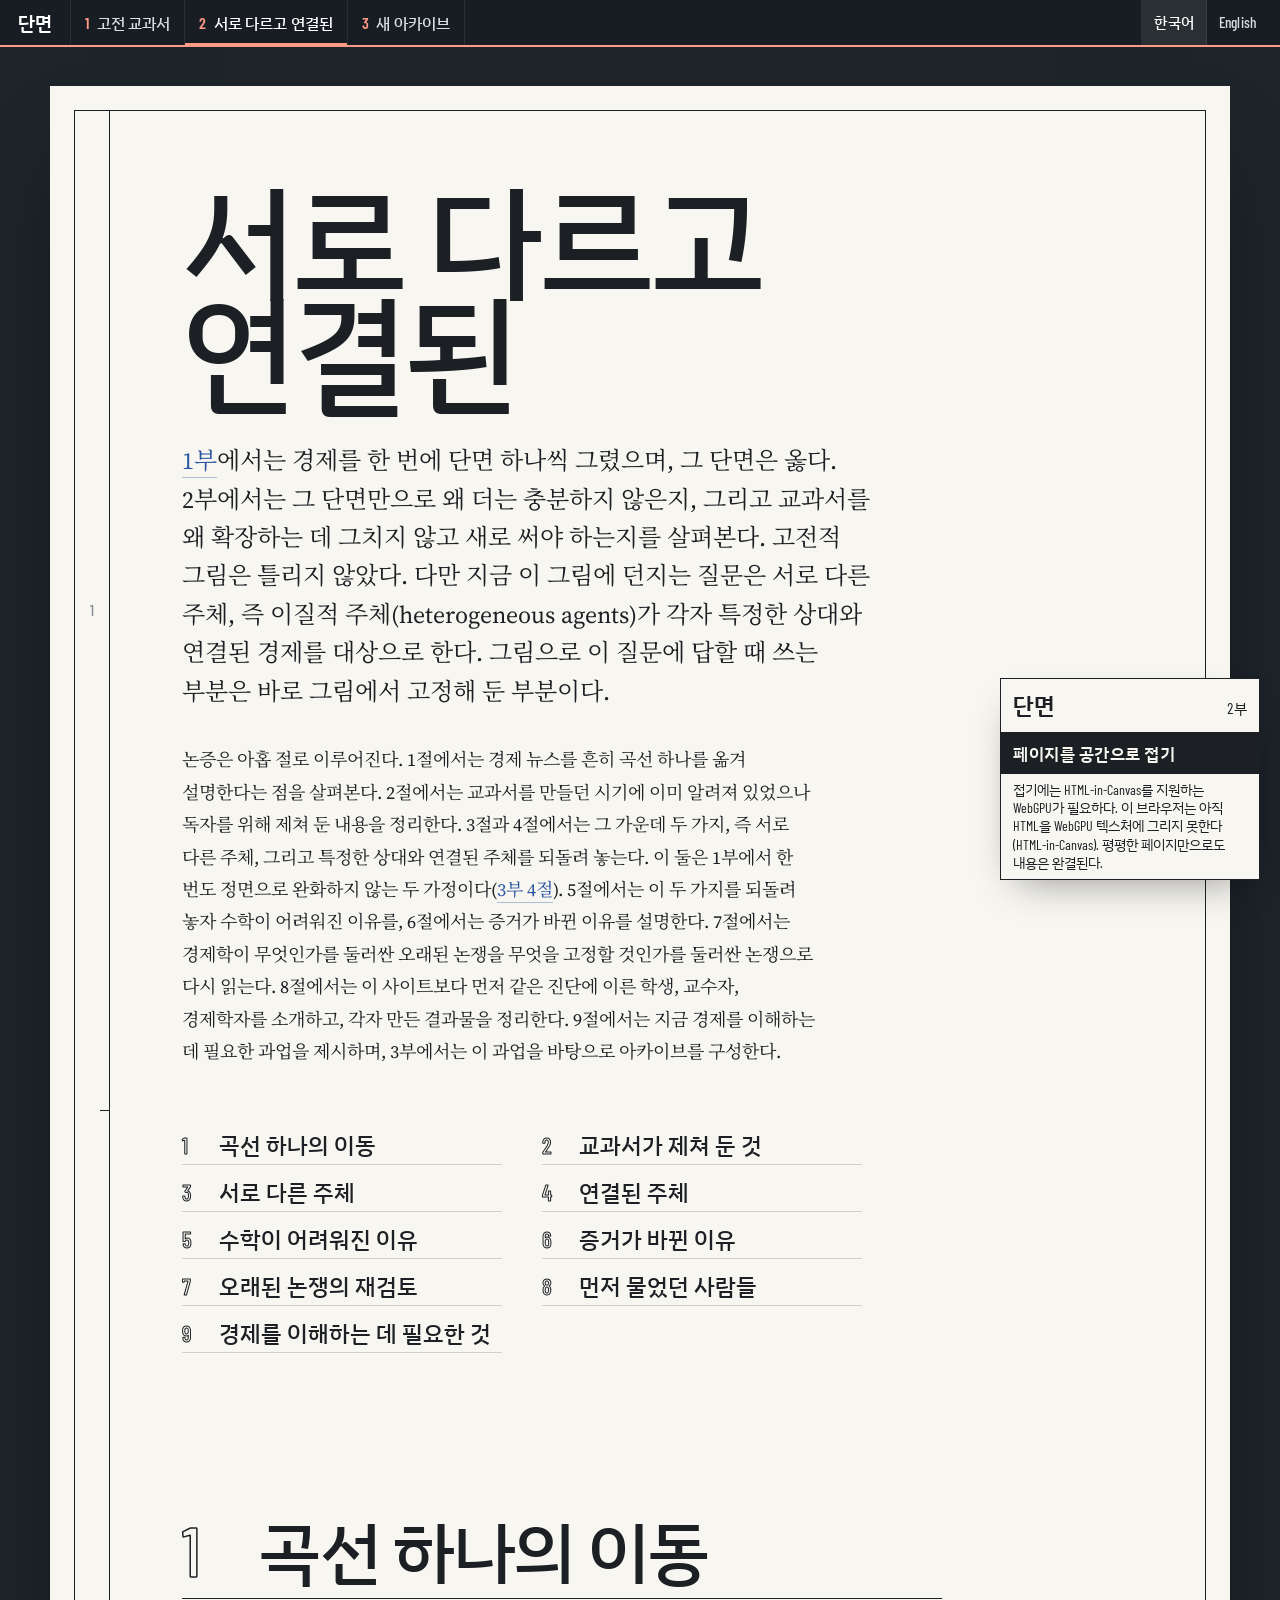
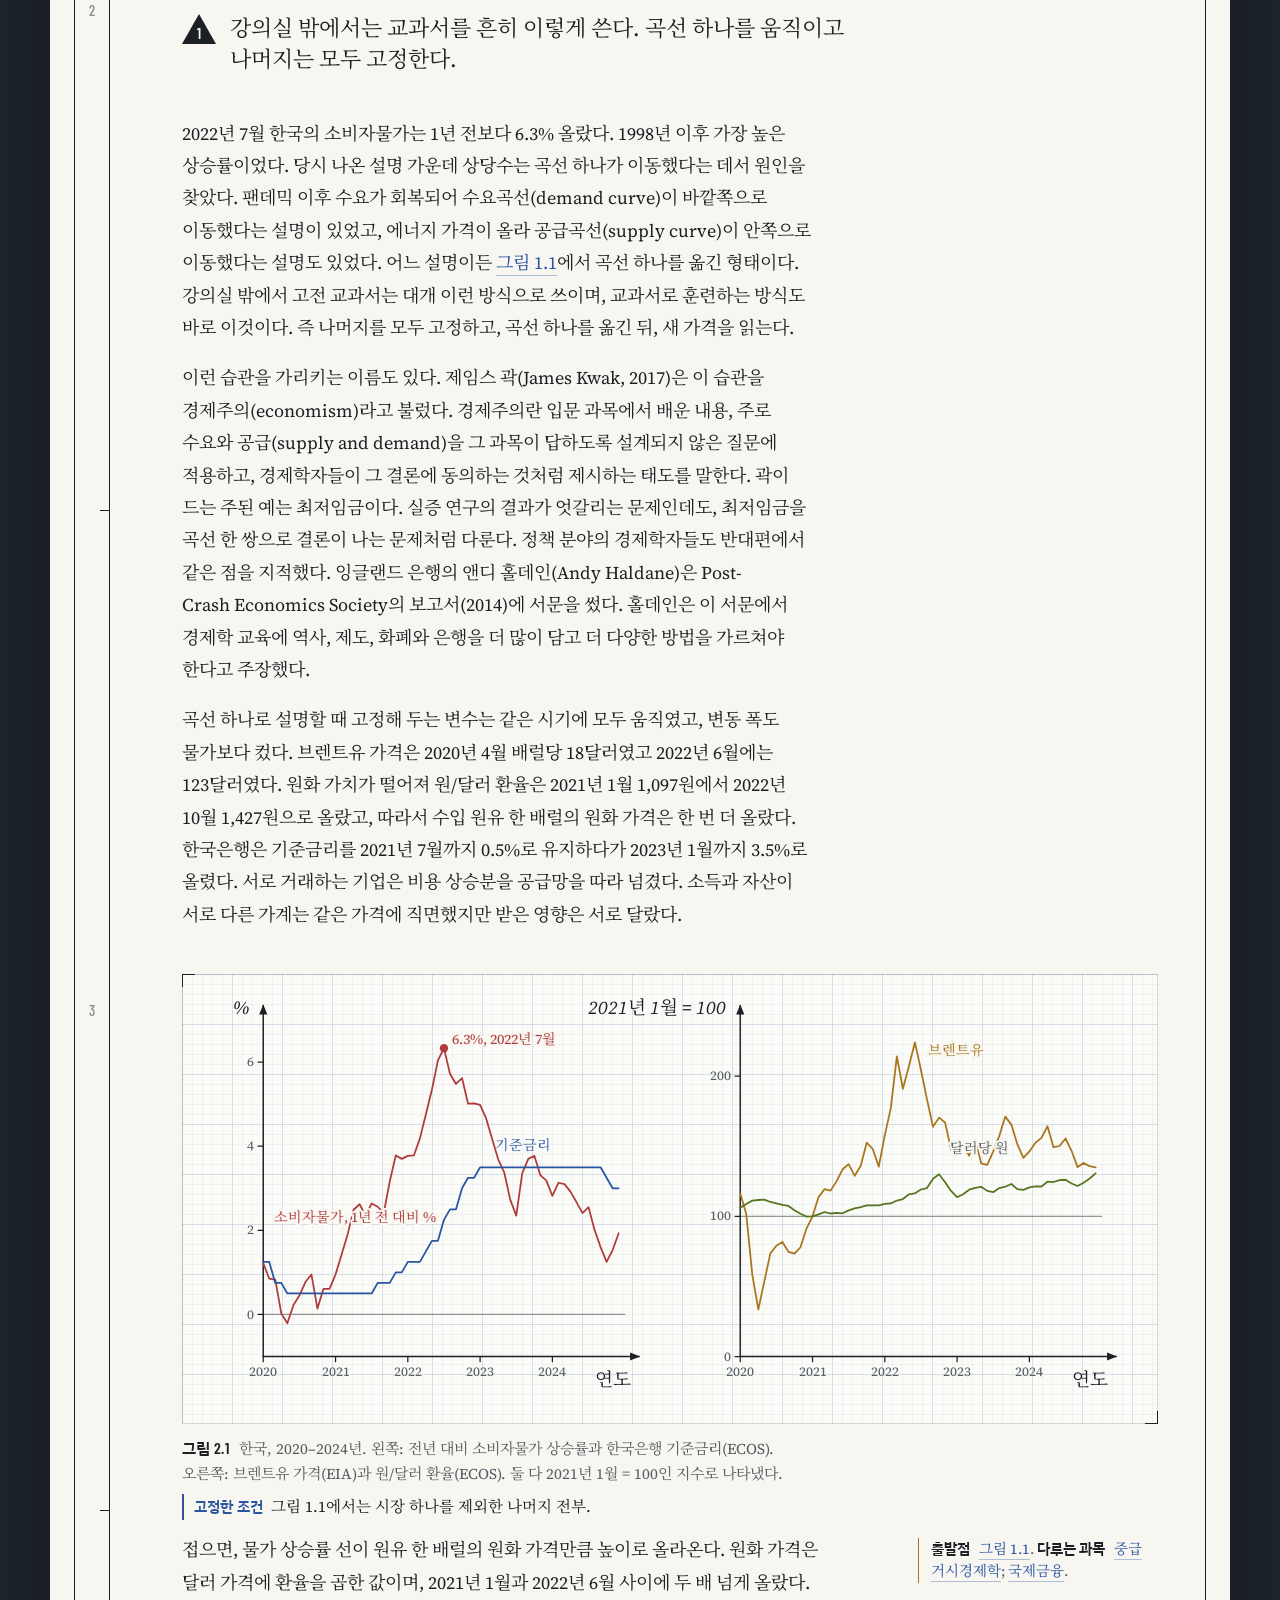
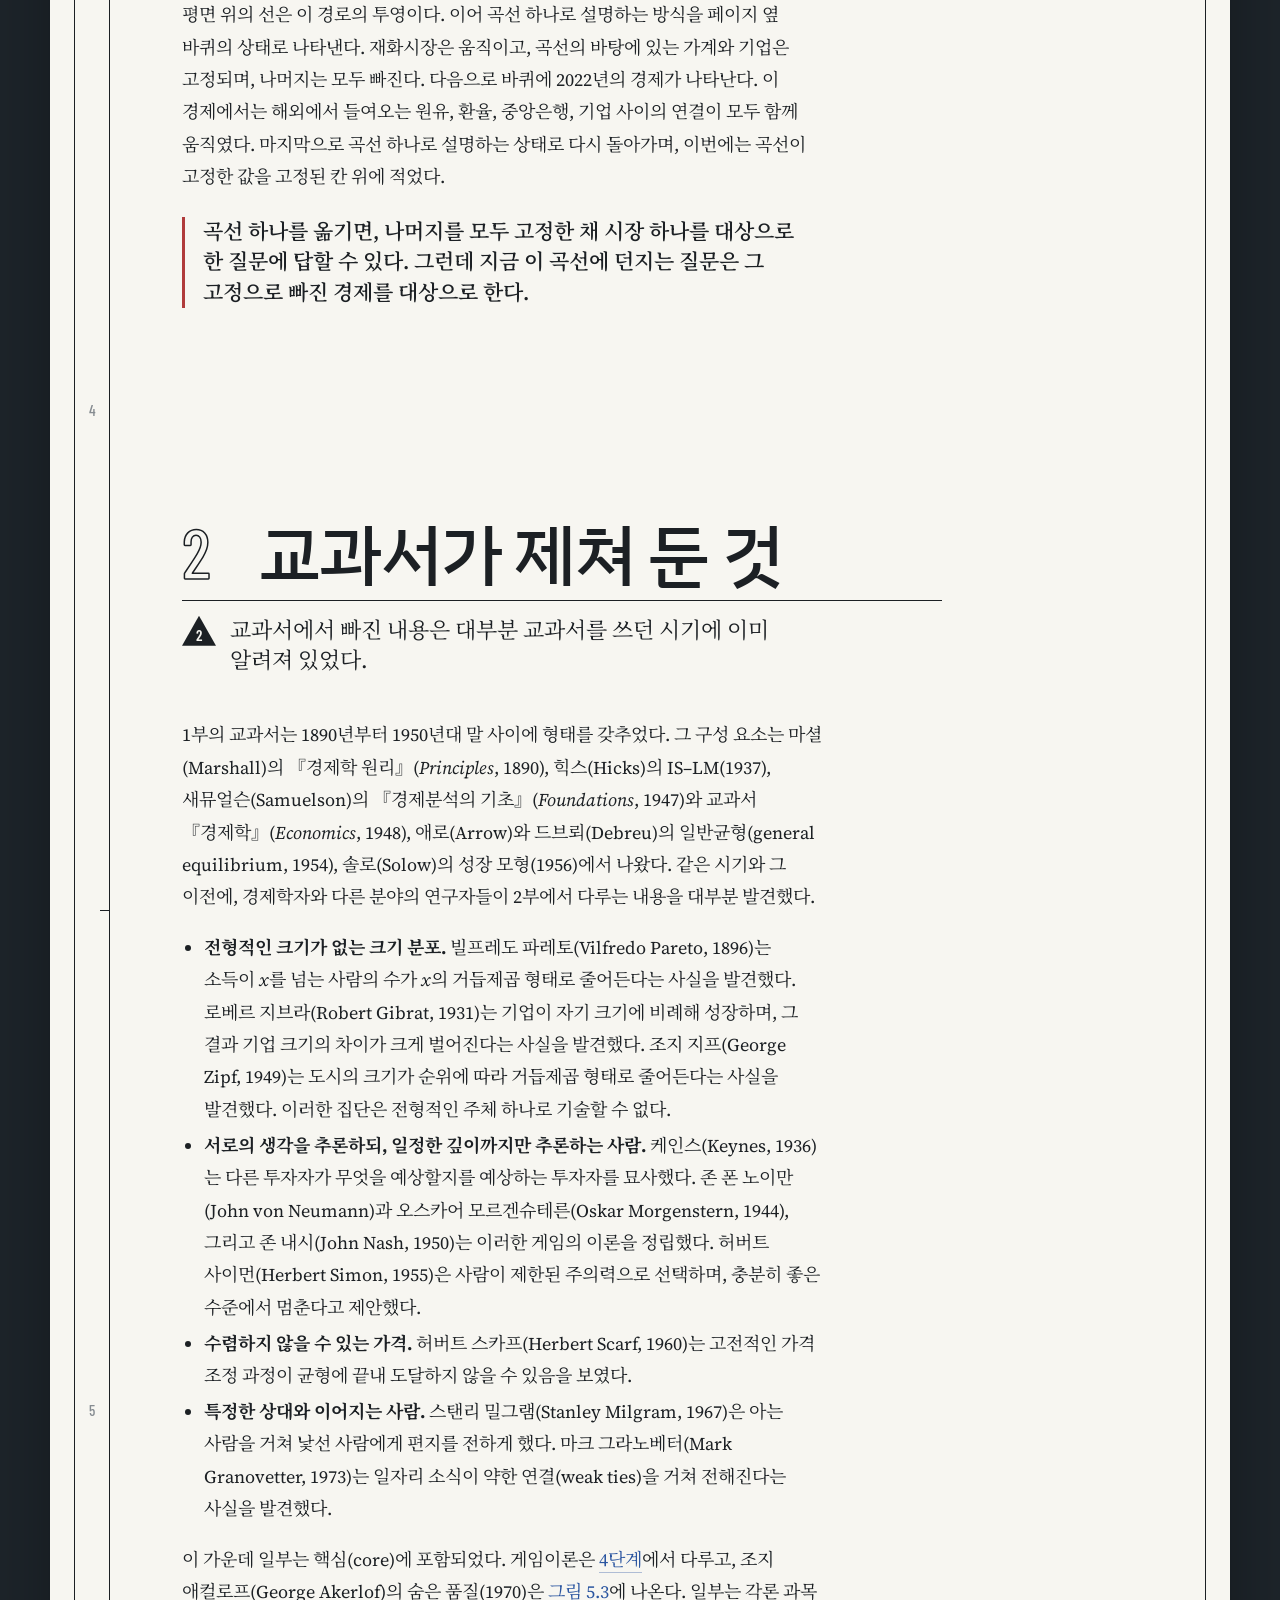
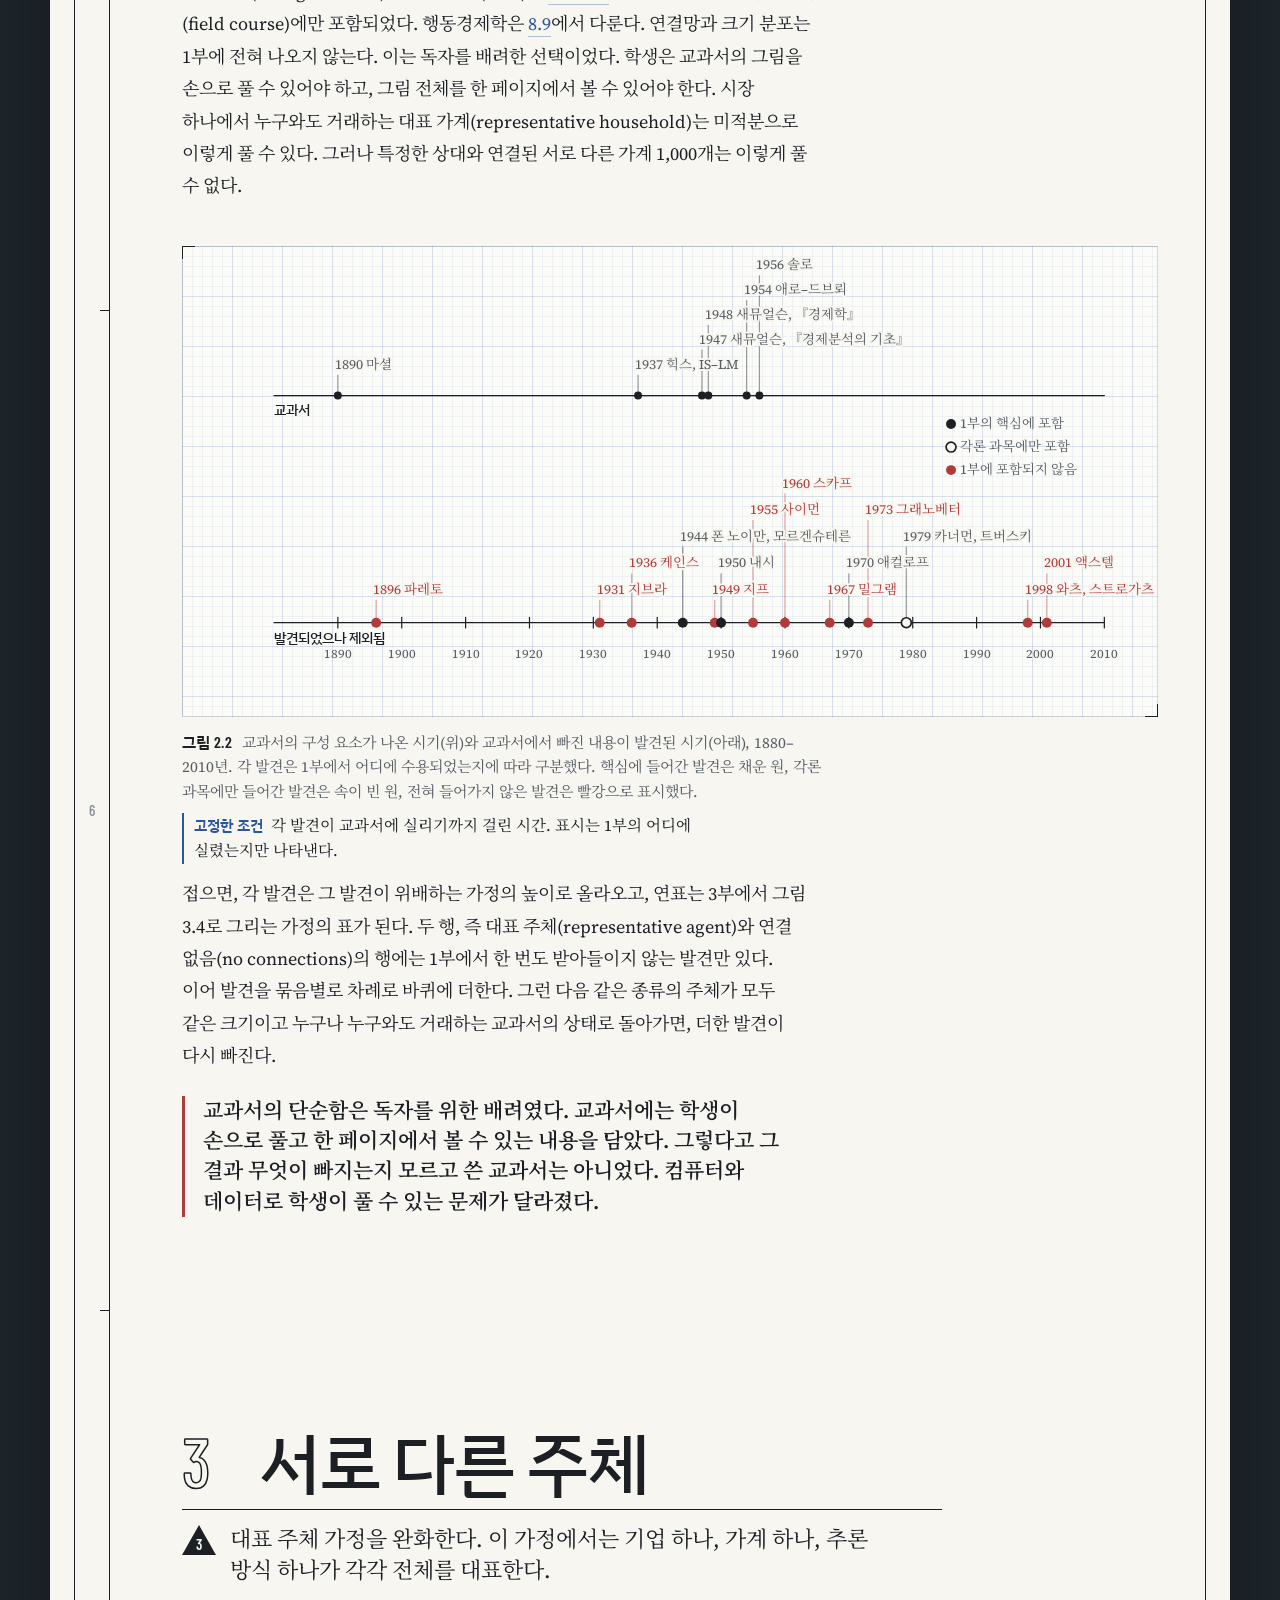
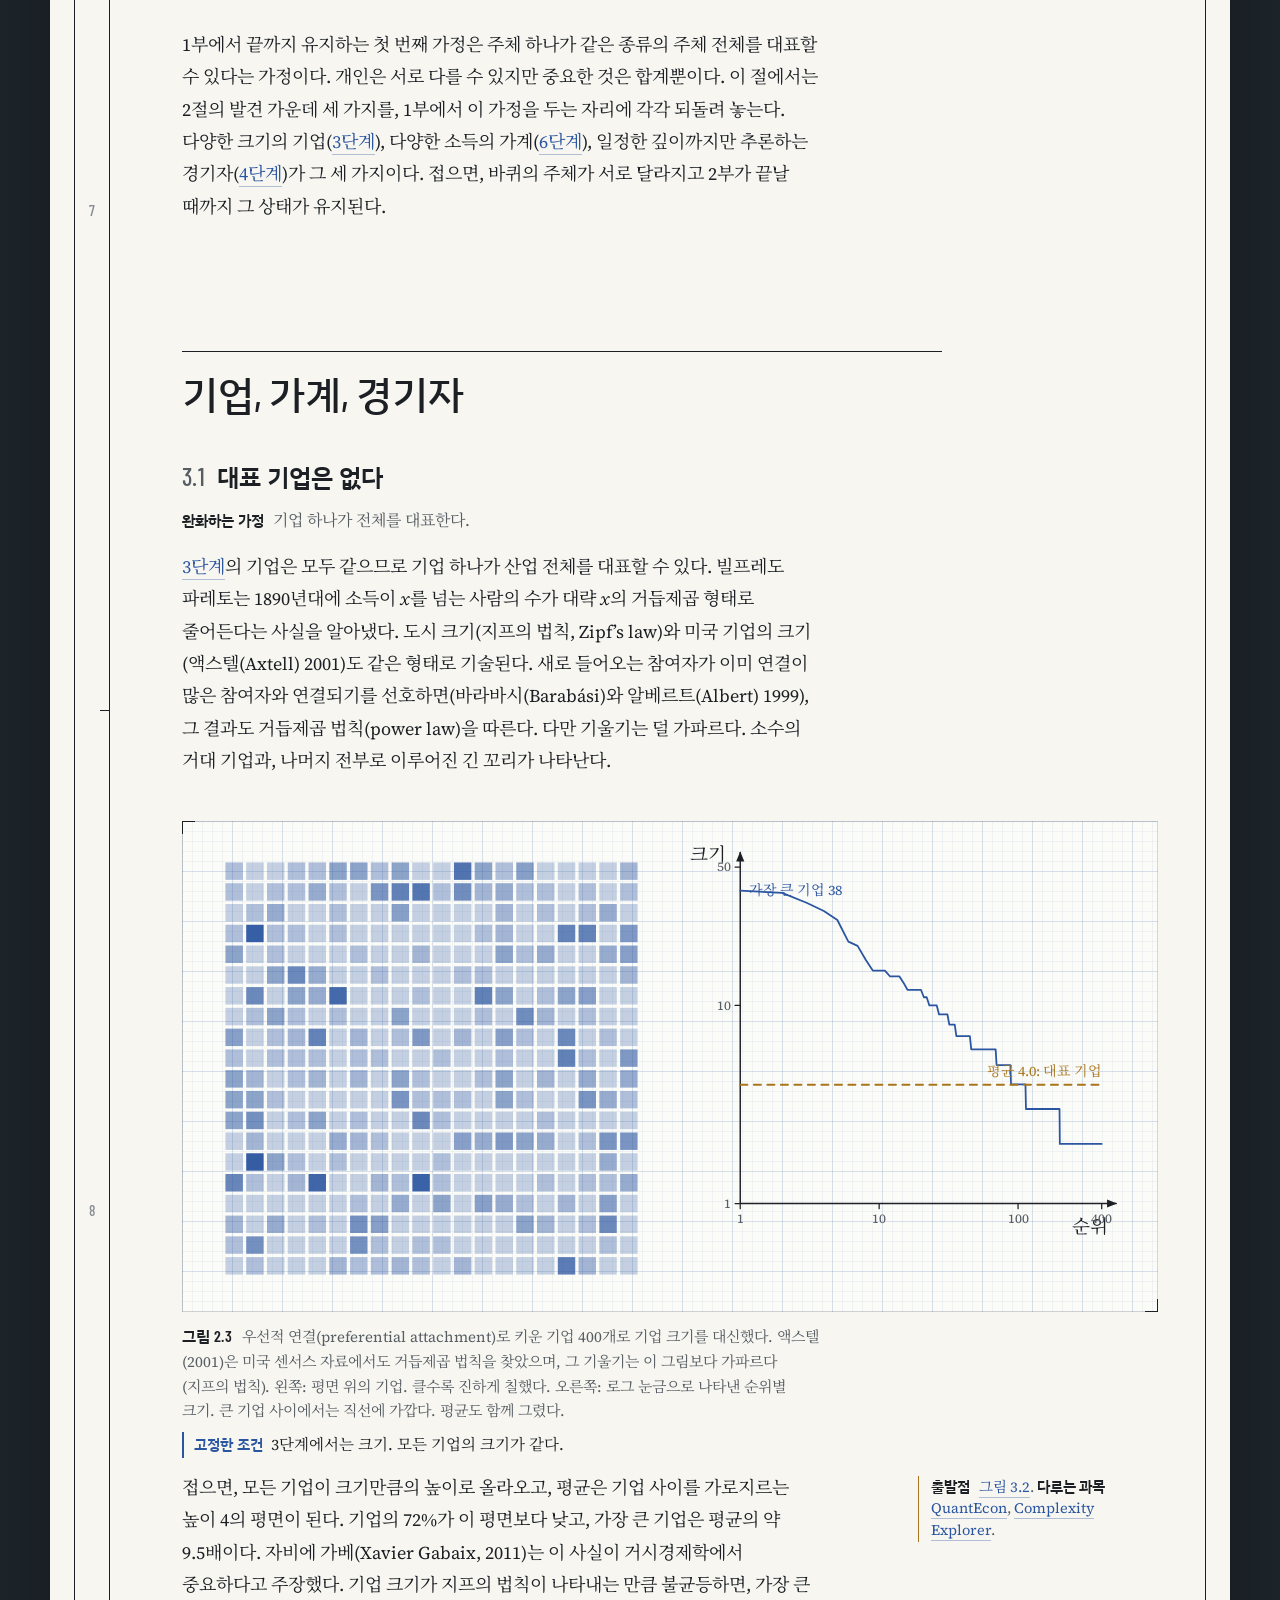
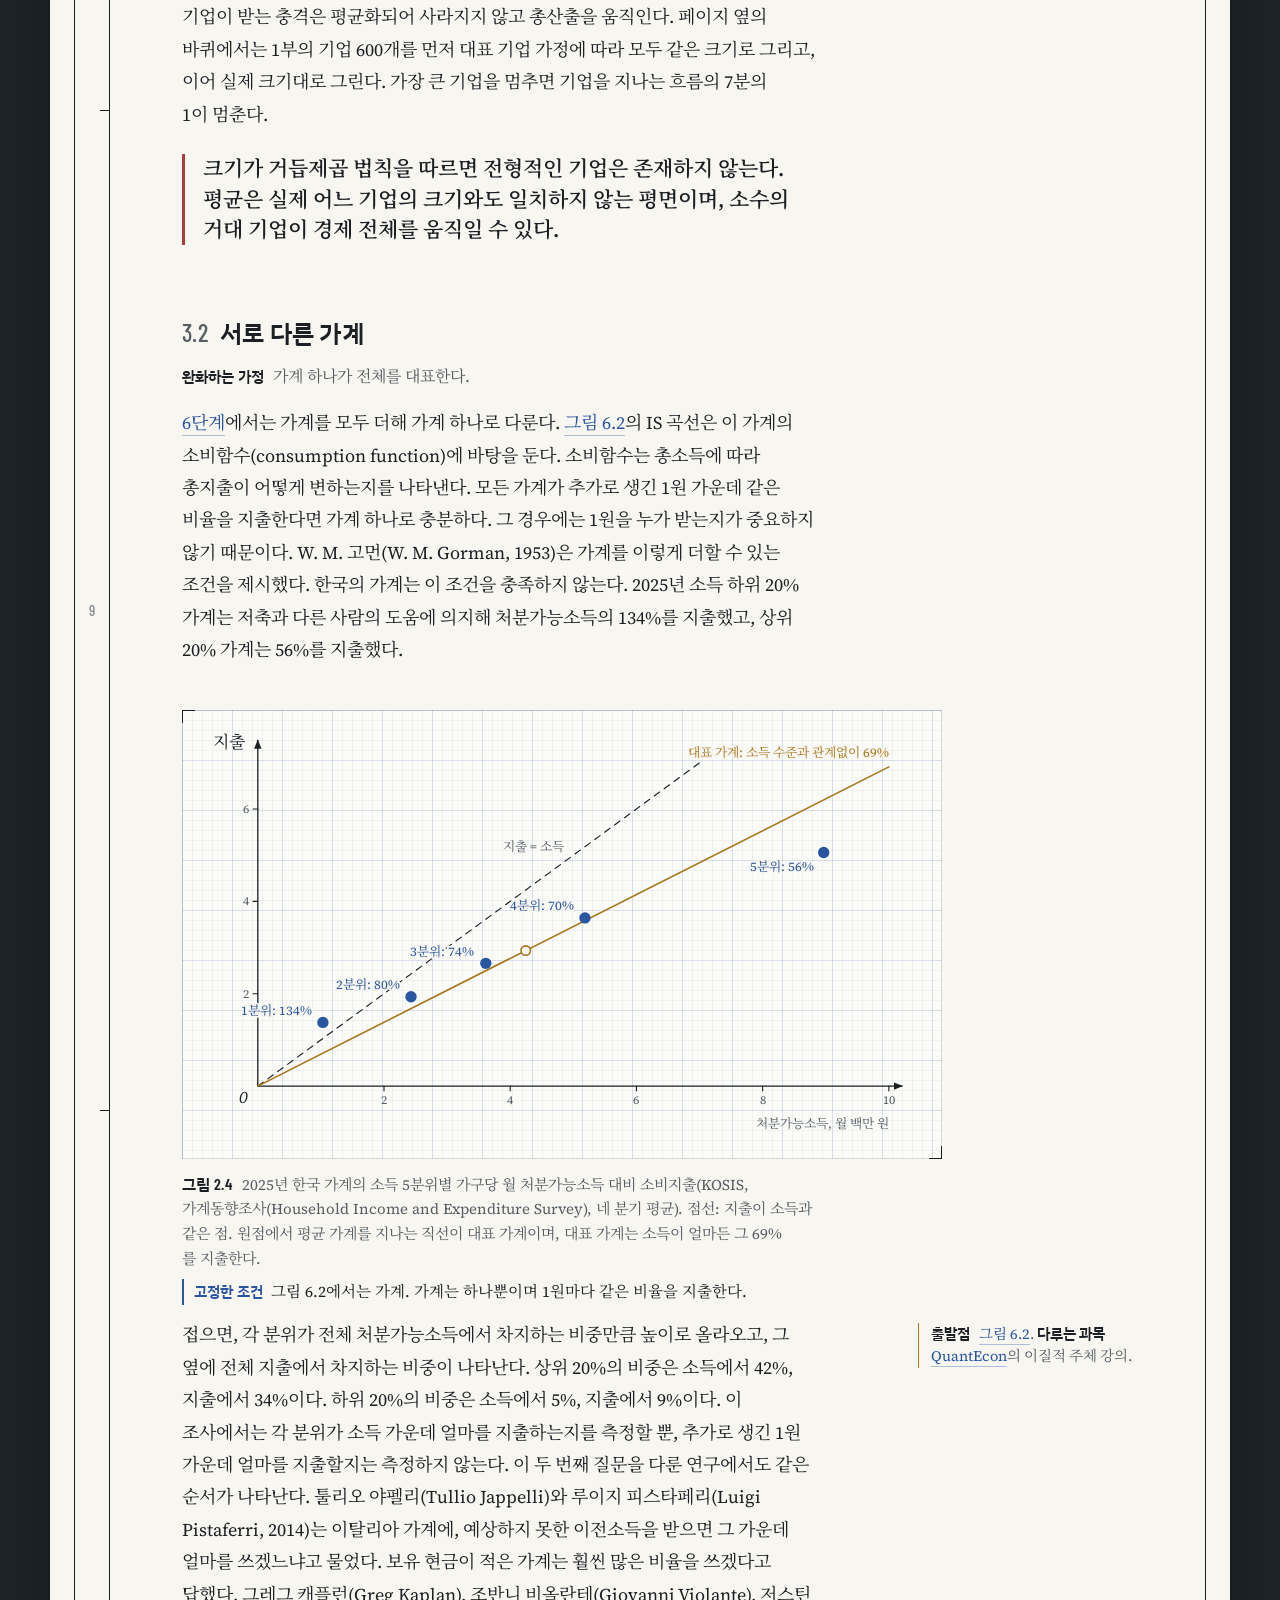
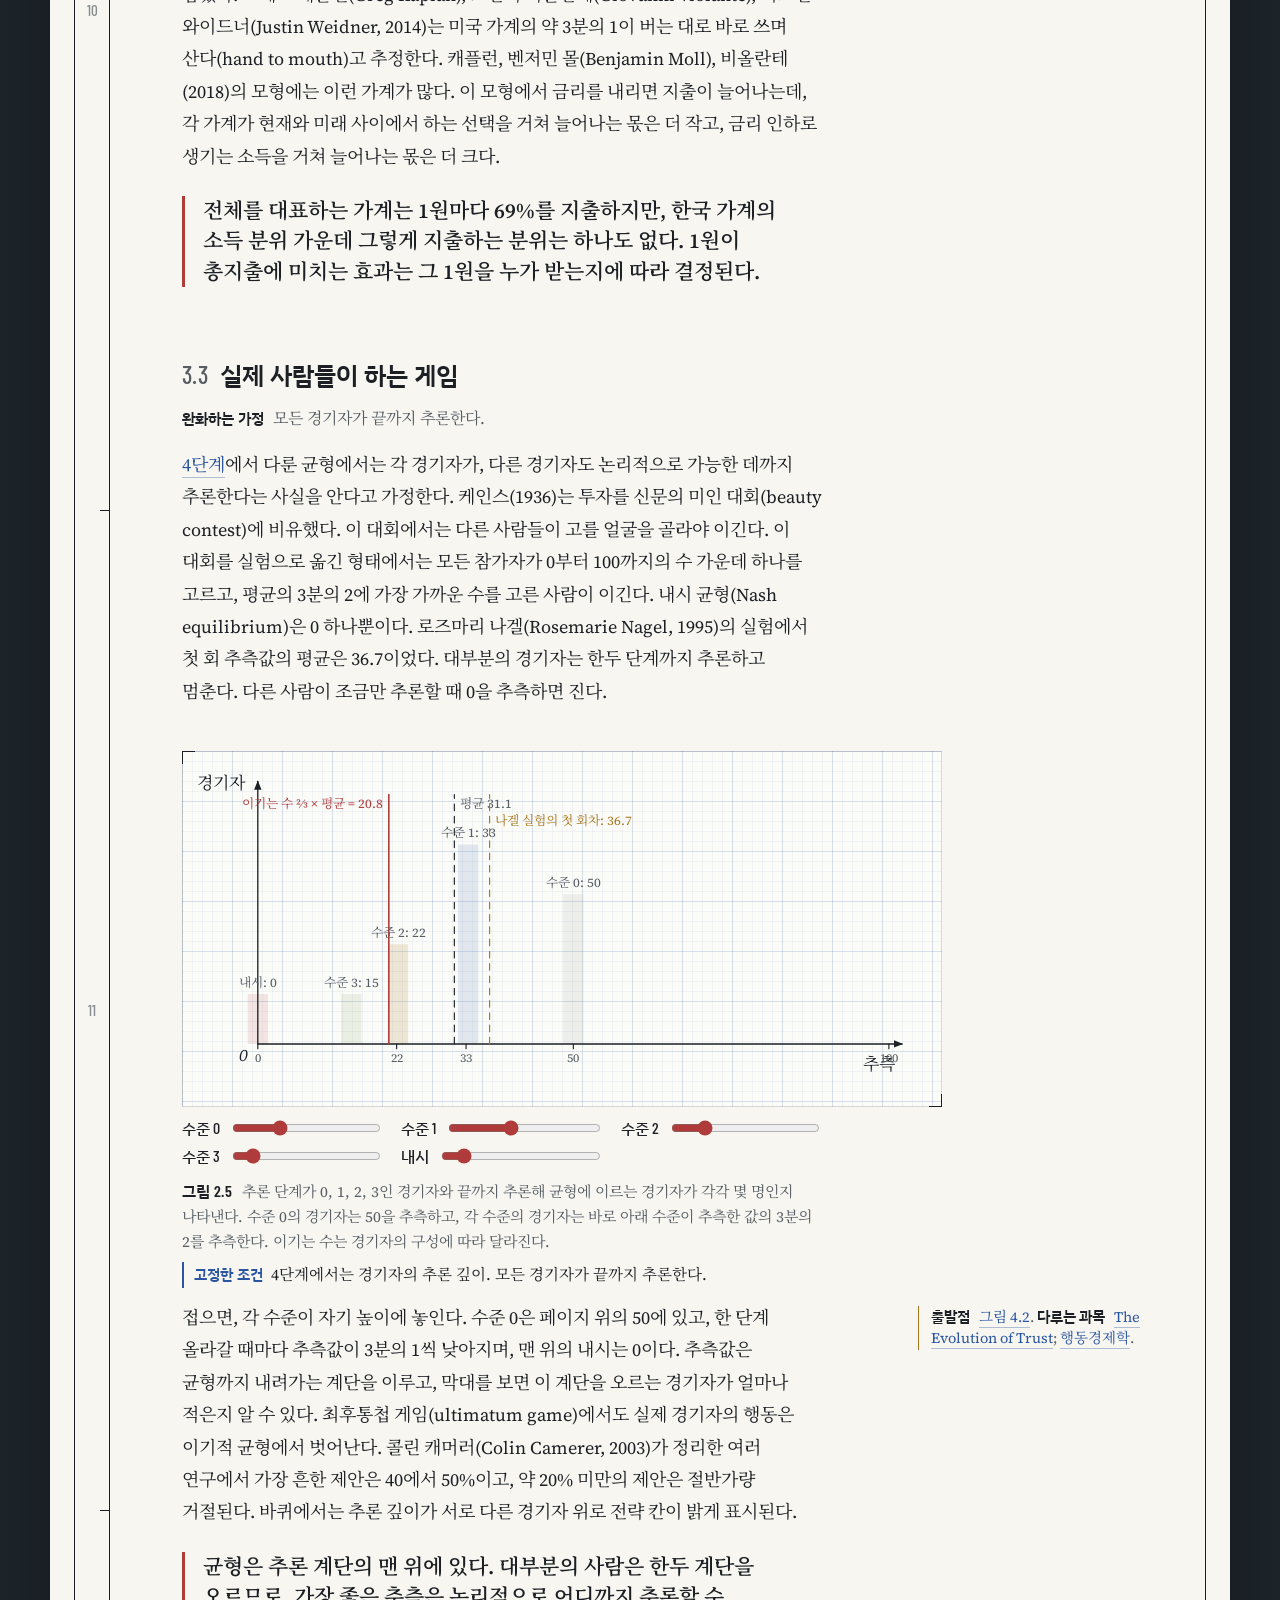
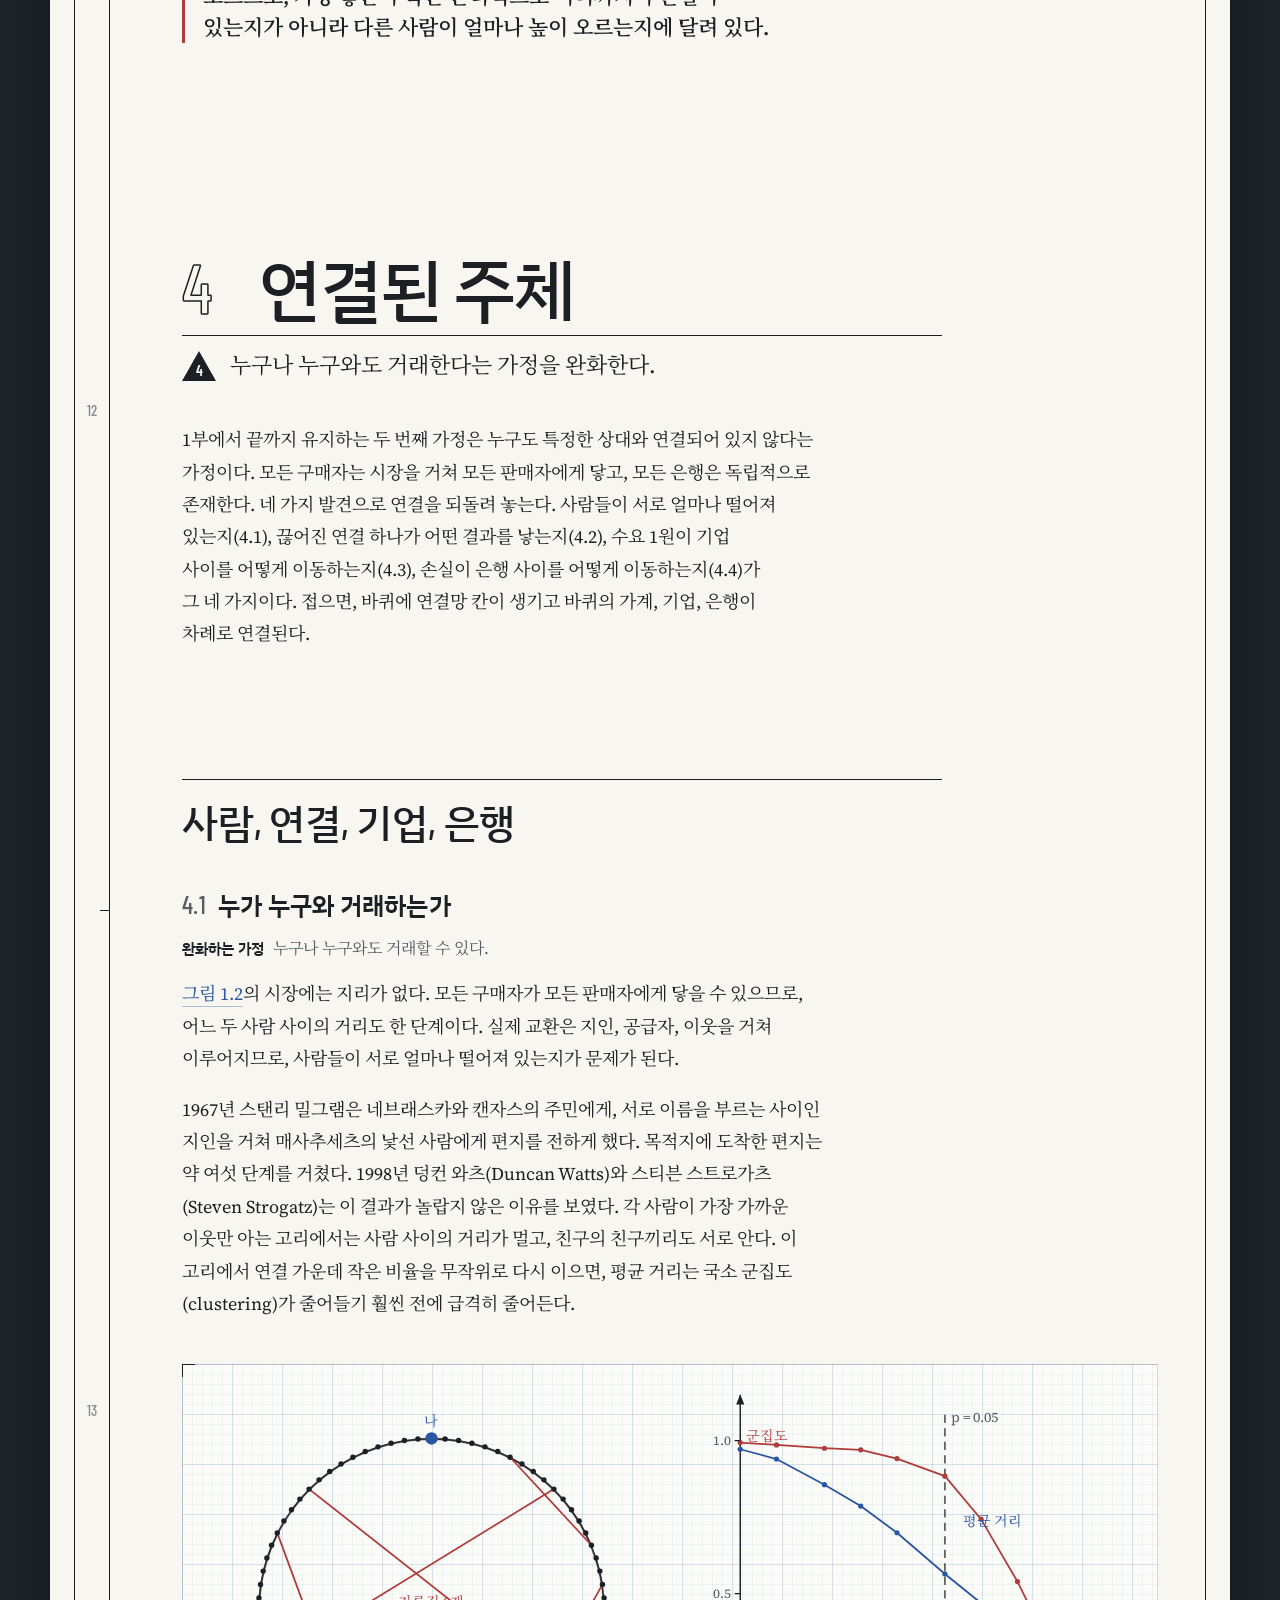
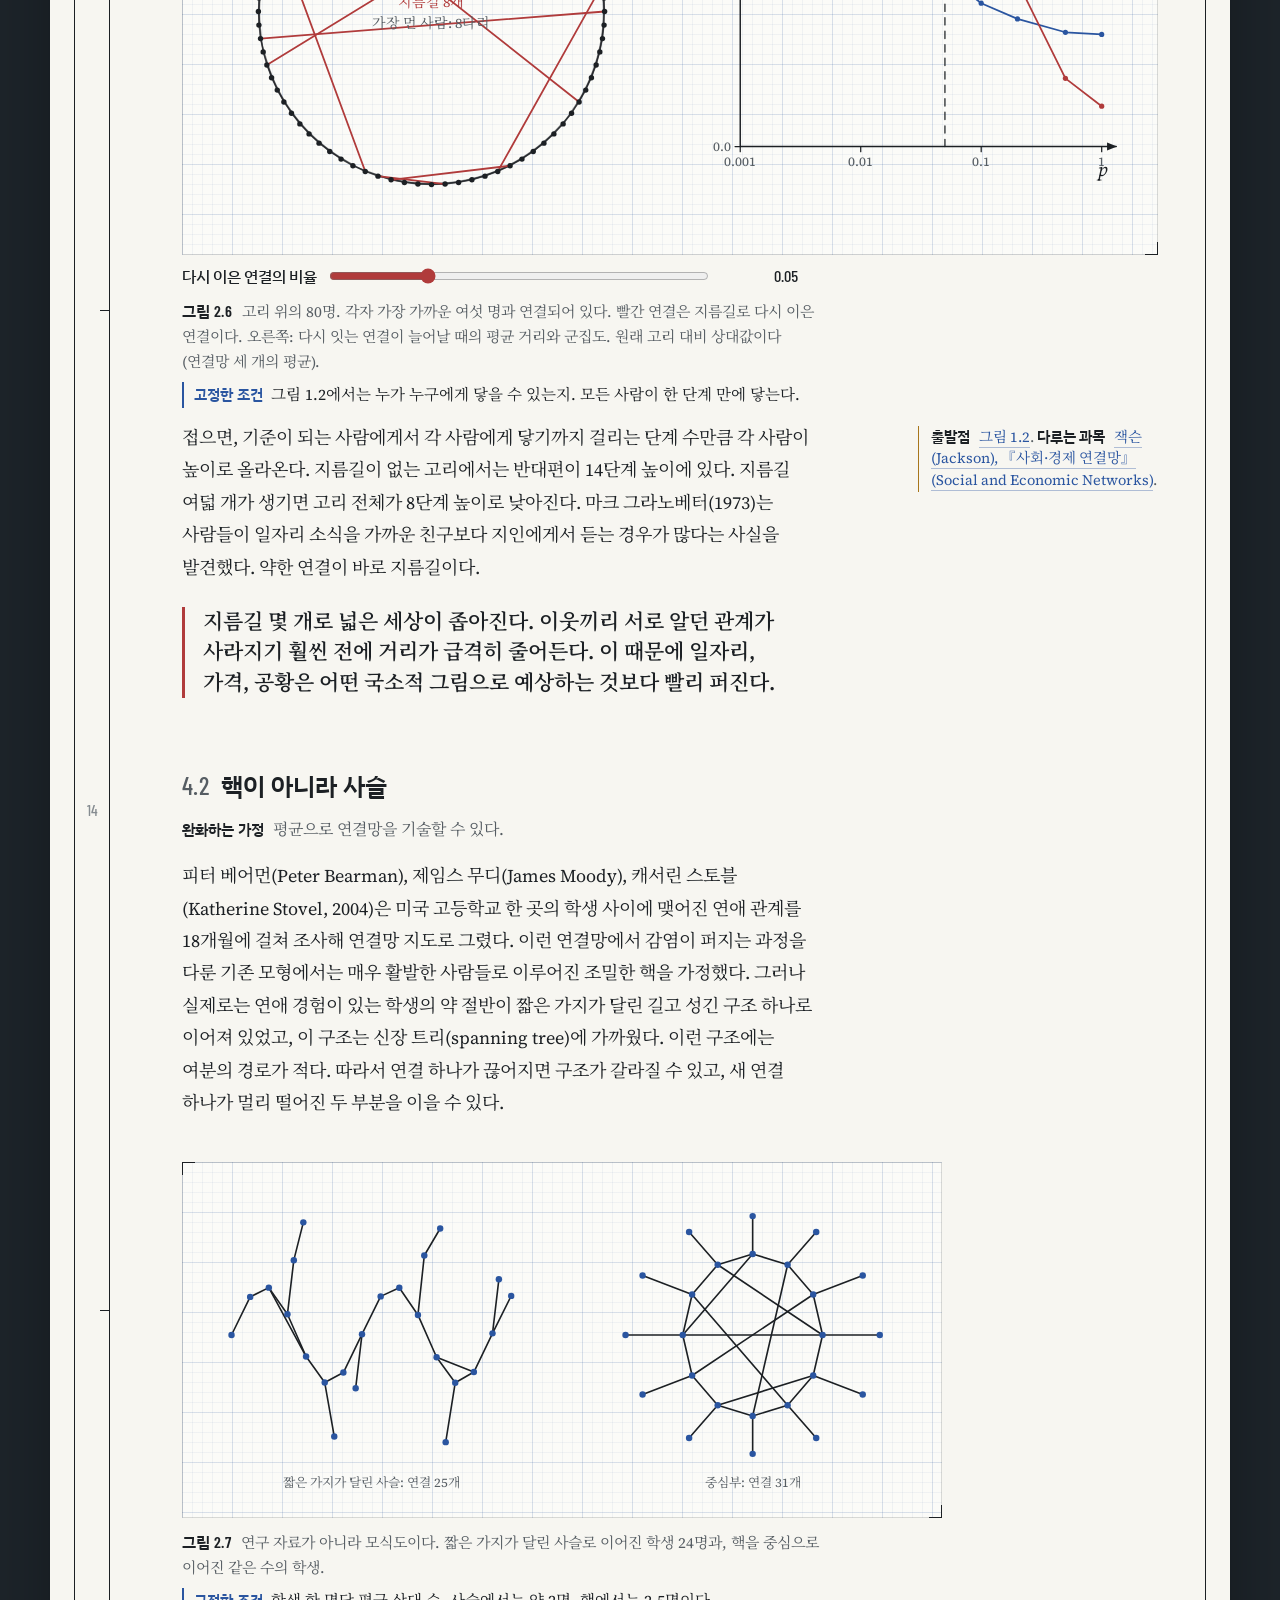
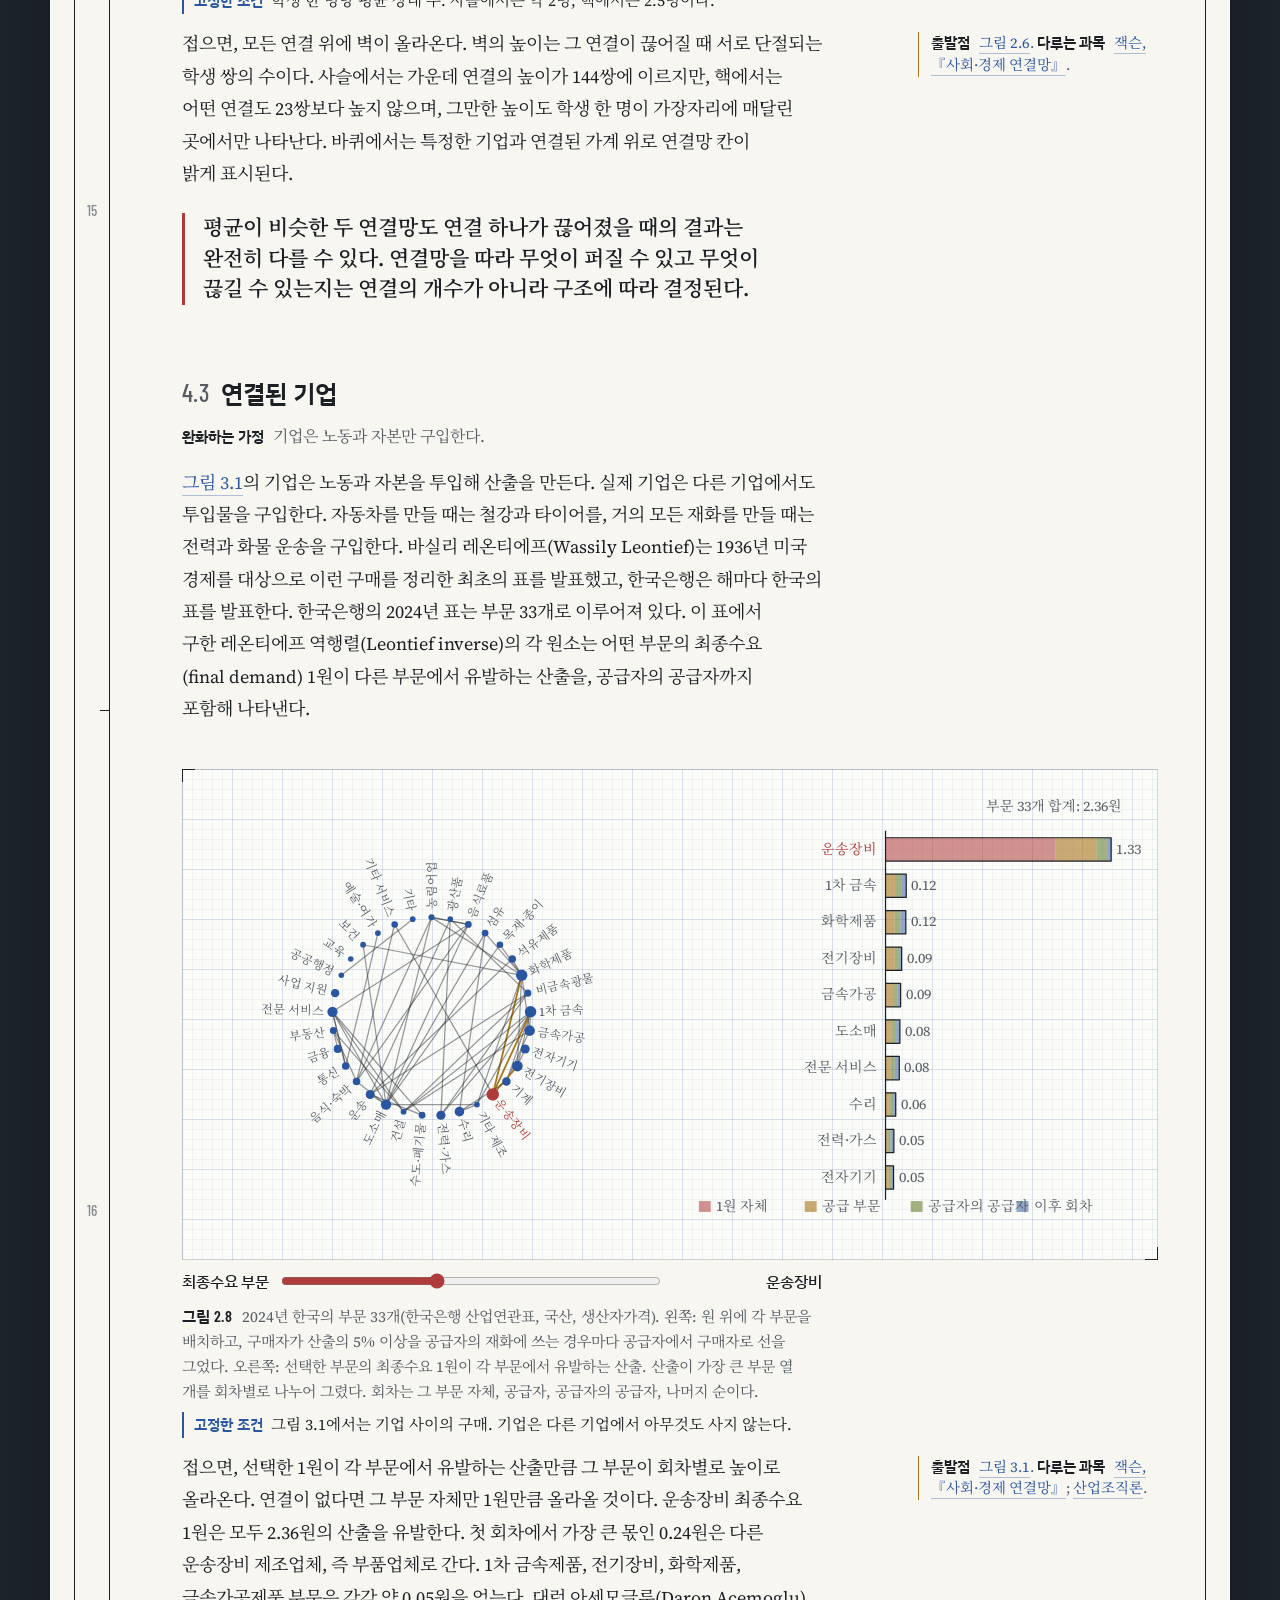
<file: prototype/traditional/beyond.ko.html>
<!doctype html>
<html lang="ko" translate="no">
<head>
<meta charset="utf-8">
<meta name="google" content="notranslate">
<meta name="viewport" content="width=device-width, initial-scale=1">
<title>2부: 서로 다르고 연결된 — 단면</title>
<meta name="description" content="고전 교과서를 새로 써야 하는 이유를 다룬다. 경제 뉴스를 곡선 하나의 이동으로 설명하는 방식, 교과서가 제쳐 둔 내용, 서로 다르고 연결된 주체, 수학이 어려워지고 증거가 바뀐 이유, 경제학이 무엇인가를 둘러싼 오래된 논쟁, 같은 질문을 먼저 던진 사람들, 지금 경제를 이해하는 데 필요한 과업을 차례로 살펴본다.">
<link rel="preconnect" href="https://fonts.googleapis.com">
<link rel="preconnect" href="https://fonts.gstatic.com" crossorigin>
<link href="https://fonts.googleapis.com/css2?family=Barlow+Condensed:wght@400;500;600&family=Source+Serif+4:ital,opsz,wght@0,8..60,400;0,8..60,600;1,8..60,400;1,8..60,600&display=swap" rel="stylesheet">
<link href="https://fonts.googleapis.com/css2?family=Noto+Serif+KR:wght@400;600&family=IBM+Plex+Sans+KR:wght@500;600&display=swap" rel="stylesheet">
<link rel="stylesheet" href="style.css">
</head>
<body class="p1 p2">
<nav class="site" aria-label="부 목록">
  <a class="site-home" href="index.ko.html">단면</a>
  <a href="classical.ko.html"><span>1</span>고전 교과서</a>
  <a href="beyond.ko.html" aria-current="page"><span>2</span>서로 다르고 연결된</a>
  <a href="archive.ko.html"><span>3</span>새 아카이브</a>
  <span class="langs" role="group" aria-label="언어"><a class="lang" href="beyond.ko.html" hreflang="ko" lang="ko" aria-current="true">한국어</a><a class="lang" href="beyond.html" hreflang="en" lang="en">English</a></span>
</nav>

<div class="desk">
<article id="sheet" class="sheet">
  <div class="zones" aria-hidden="true"></div>

  <header class="opening">
    <h1>서로 다르고 연결된</h1>
    <p class="lede"><a href="classical.ko.html">1부</a>에서는 경제를 한 번에 단면 하나씩 그렸으며, 그 단면은 옳다. 2부에서는 그 단면만으로 왜 더는 충분하지 않은지, 그리고 교과서를 왜 확장하는 데 그치지 않고 새로 써야 하는지를 살펴본다. 고전적 그림은 틀리지 않았다. 다만 지금 이 그림에 던지는 질문은 서로 다른 주체, 즉 이질적 주체(heterogeneous agents)가 각자 특정한 상대와 연결된 경제를 대상으로 한다. 그림으로 이 질문에 답할 때 쓰는 부분은 바로 그림에서 고정해 둔 부분이다.</p>
    <p>논증은 아홉 절로 이루어진다. 1절에서는 경제 뉴스를 흔히 곡선 하나를 옮겨 설명한다는 점을 살펴본다. 2절에서는 교과서를 만들던 시기에 이미 알려져 있었으나 독자를 위해 제쳐 둔 내용을 정리한다. 3절과 4절에서는 그 가운데 두 가지, 즉 서로 다른 주체, 그리고 특정한 상대와 연결된 주체를 되돌려 놓는다. 이 둘은 1부에서 한 번도 정면으로 완화하지 않는 두 가정이다(<a href="archive.ko.html#a4">3부 4절</a>). 5절에서는 이 두 가지를 되돌려 놓자 수학이 어려워진 이유를, 6절에서는 증거가 바뀐 이유를 설명한다. 7절에서는 경제학이 무엇인가를 둘러싼 오래된 논쟁을 무엇을 고정할 것인가를 둘러싼 논쟁으로 다시 읽는다. 8절에서는 이 사이트보다 먼저 같은 진단에 이른 학생, 교수자, 경제학자를 소개하고, 각자 만든 결과물을 정리한다. 9절에서는 지금 경제를 이해하는 데 필요한 과업을 제시하며, 3부에서는 이 과업을 바탕으로 아카이브를 구성한다.</p>
    <p class="needs-fold" hidden>모서리의 버튼으로 페이지를 접는다. 각 그림에서는 평면 그림에 숨어 있던 차원이 높이로 올라온다. 물가 상승률 선 아래의 유가, 연도마다 놓인 가정, 가격 경로 아래의 시간, 쌓인 띠 아래의 개별 방법이 이러한 차원에 해당한다. 페이지는 1부에서 구성한 바퀴(wheel) 위에 놓이며, 바퀴는 2부가 진행되면서 바뀐다. 먼저 바퀴의 주체가 서로 달라지고, 이어 각 주체가 특정한 상대와 연결되며, 바퀴통(hub)의 방법이 하나씩 밝게 표시된다. 한 번 바뀐 부분은 그대로 유지되고, 마지막에는 1부의 바퀴와 2부의 바퀴가 차례로 나타난다.</p>
    <ol class="contents" aria-label="절 목록">
      <li><a href="#b1"><span>1</span>곡선 하나의 이동</a></li>
      <li><a href="#b2"><span>2</span>교과서가 제쳐 둔 것</a></li>
      <li><a href="#b3"><span>3</span>서로 다른 주체</a></li>
      <li><a href="#b4"><span>4</span>연결된 주체</a></li>
      <li><a href="#b5"><span>5</span>수학이 어려워진 이유</a></li>
      <li><a href="#b6"><span>6</span>증거가 바뀐 이유</a></li>
      <li><a href="#b7"><span>7</span>오래된 논쟁의 재검토</a></li>
      <li><a href="#b8"><span>8</span>먼저 물었던 사람들</a></li>
      <li><a href="#b9"><span>9</span>경제를 이해하는 데 필요한 것</a></li>
    </ol>
  </header>

  <!-- ============================================================ 1 -->
  <section class="stage" id="b1" data-no="1" data-name="곡선 하나의 이동">
    <h2><span class="no">1</span>곡선 하나의 이동</h2>
    <div class="adds"><p><span class="rev" aria-label="개정 1">1</span>강의실 밖에서는 교과서를 흔히 이렇게 쓴다. 곡선 하나를 움직이고 나머지는 모두 고정한다.</p></div>

    <p>2022년 7월 한국의 소비자물가는 1년 전보다 6.3% 올랐다. 1998년 이후 가장 높은 상승률이었다. 당시 나온 설명 가운데 상당수는 곡선 하나가 이동했다는 데서 원인을 찾았다. 팬데믹 이후 수요가 회복되어 수요곡선(demand curve)이 바깥쪽으로 이동했다는 설명이 있었고, 에너지 가격이 올라 공급곡선(supply curve)이 안쪽으로 이동했다는 설명도 있었다. 어느 설명이든 <a href="classical.ko.html#f1-1">그림 1.1</a>에서 곡선 하나를 옮긴 형태이다. 강의실 밖에서 고전 교과서는 대개 이런 방식으로 쓰이며, 교과서로 훈련하는 방식도 바로 이것이다. 즉 나머지를 모두 고정하고, 곡선 하나를 옮긴 뒤, 새 가격을 읽는다.</p>
    <p>이런 습관을 가리키는 이름도 있다. 제임스 곽(James Kwak, 2017)은 이 습관을 경제주의(economism)라고 불렀다. 경제주의란 입문 과목에서 배운 내용, 주로 수요와 공급(supply and demand)을 그 과목이 답하도록 설계되지 않은 질문에 적용하고, 경제학자들이 그 결론에 동의하는 것처럼 제시하는 태도를 말한다. 곽이 드는 주된 예는 최저임금이다. 실증 연구의 결과가 엇갈리는 문제인데도, 최저임금을 곡선 한 쌍으로 결론이 나는 문제처럼 다룬다. 정책 분야의 경제학자들도 반대편에서 같은 점을 지적했다. 잉글랜드 은행의 앤디 홀데인(Andy Haldane)은 Post-Crash Economics Society의 보고서(2014)에 서문을 썼다. 홀데인은 이 서문에서 경제학 교육에 역사, 제도, 화폐와 은행을 더 많이 담고 더 다양한 방법을 가르쳐야 한다고 주장했다.</p>
    <p>곡선 하나로 설명할 때 고정해 두는 변수는 같은 시기에 모두 움직였고, 변동 폭도 물가보다 컸다. 브렌트유 가격은 2020년 4월 배럴당 18달러였고 2022년 6월에는 123달러였다. 원화 가치가 떨어져 원/달러 환율은 2021년 1월 1,097원에서 2022년 10월 1,427원으로 올랐고, 따라서 수입 원유 한 배럴의 원화 가격은 한 번 더 올랐다. 한국은행은 기준금리를 2021년 7월까지 0.5%로 유지하다가 2023년 1월까지 3.5%로 올렸다. 서로 거래하는 기업은 비용 상승분을 공급망을 따라 넘겼다. 소득과 자산이 서로 다른 가계는 같은 가격에 직면했지만 받은 영향은 서로 달랐다.</p>

    <figure class="fig" data-fig="2.1" id="f2-1">
      <div class="fig-art"></div>
      <figcaption><span class="fig-no">그림 2.1</span>한국, 2020–2024년. 왼쪽: 전년 대비 소비자물가 상승률과 한국은행 기준금리(ECOS). 오른쪽: 브렌트유 가격(EIA)과 원/달러 환율(ECOS). 둘 다 2021년 1월 = 100인 지수로 나타냈다.</figcaption>
      <p class="held"><span>고정한 조건</span>그림 1.1에서는 시장 하나를 제외한 나머지 전부.</p>
    </figure>
    <aside class="note later"><b>출발점</b> <a href="classical.ko.html#f1-1">그림 1.1</a>. <b>다루는 과목</b> <a href="course.ko.html?c=macro">중급 거시경제학</a>; <a href="course.ko.html?c=intlfin">국제금융</a>.</aside>
    <p>접으면, 물가 상승률 선이 원유 한 배럴의 원화 가격만큼 높이로 올라온다. 원화 가격은 달러 가격에 환율을 곱한 값이며, 2021년 1월과 2022년 6월 사이에 두 배 넘게 올랐다. 평면 위의 선은 이 경로의 투영이다. 이어 곡선 하나로 설명하는 방식을 페이지 옆 바퀴의 상태로 나타낸다. 재화시장은 움직이고, 곡선의 바탕에 있는 가계와 기업은 고정되며, 나머지는 모두 빠진다. 다음으로 바퀴에 2022년의 경제가 나타난다. 이 경제에서는 해외에서 들여오는 원유, 환율, 중앙은행, 기업 사이의 연결이 모두 함께 움직였다. 마지막으로 곡선 하나로 설명하는 상태로 다시 돌아가며, 이번에는 곡선이 고정한 값을 고정된 칸 위에 적었다.</p>
    <p class="aha">곡선 하나를 옮기면, 나머지를 모두 고정한 채 시장 하나를 대상으로 한 질문에 답할 수 있다. 그런데 지금 이 곡선에 던지는 질문은 그 고정으로 빠진 경제를 대상으로 한다.</p>
  </section>

  <!-- ============================================================ 2 -->
  <section class="stage" id="b2" data-no="2" data-name="교과서가 제쳐 둔 것">
    <h2><span class="no">2</span>교과서가 제쳐 둔 것</h2>
    <div class="adds"><p><span class="rev" aria-label="개정 2">2</span>교과서에서 빠진 내용은 대부분 교과서를 쓰던 시기에 이미 알려져 있었다.</p></div>

    <p>1부의 교과서는 1890년부터 1950년대 말 사이에 형태를 갖추었다. 그 구성 요소는 마셜(Marshall)의 『경제학 원리』(<i>Principles</i>, 1890), 힉스(Hicks)의 IS–LM(1937), 새뮤얼슨(Samuelson)의 『경제분석의 기초』(<i>Foundations</i>, 1947)와 교과서 『경제학』(<i>Economics</i>, 1948), 애로(Arrow)와 드브뢰(Debreu)의 일반균형(general equilibrium, 1954), 솔로(Solow)의 성장 모형(1956)에서 나왔다. 같은 시기와 그 이전에, 경제학자와 다른 분야의 연구자들이 2부에서 다루는 내용을 대부분 발견했다.</p>
    <ul>
      <li><b>전형적인 크기가 없는 크기 분포.</b> 빌프레도 파레토(Vilfredo Pareto, 1896)는 소득이 <i>x</i>를 넘는 사람의 수가 <i>x</i>의 거듭제곱 형태로 줄어든다는 사실을 발견했다. 로베르 지브라(Robert Gibrat, 1931)는 기업이 자기 크기에 비례해 성장하며, 그 결과 기업 크기의 차이가 크게 벌어진다는 사실을 발견했다. 조지 지프(George Zipf, 1949)는 도시의 크기가 순위에 따라 거듭제곱 형태로 줄어든다는 사실을 발견했다. 이러한 집단은 전형적인 주체 하나로 기술할 수 없다.</li>
      <li><b>서로의 생각을 추론하되, 일정한 깊이까지만 추론하는 사람.</b> 케인스(Keynes, 1936)는 다른 투자자가 무엇을 예상할지를 예상하는 투자자를 묘사했다. 존 폰 노이만(John von Neumann)과 오스카어 모르겐슈테른(Oskar Morgenstern, 1944), 그리고 존 내시(John Nash, 1950)는 이러한 게임의 이론을 정립했다. 허버트 사이먼(Herbert Simon, 1955)은 사람이 제한된 주의력으로 선택하며, 충분히 좋은 수준에서 멈춘다고 제안했다.</li>
      <li><b>수렴하지 않을 수 있는 가격.</b> 허버트 스카프(Herbert Scarf, 1960)는 고전적인 가격 조정 과정이 균형에 끝내 도달하지 않을 수 있음을 보였다.</li>
      <li><b>특정한 상대와 이어지는 사람.</b> 스탠리 밀그램(Stanley Milgram, 1967)은 아는 사람을 거쳐 낯선 사람에게 편지를 전하게 했다. 마크 그라노베터(Mark Granovetter, 1973)는 일자리 소식이 약한 연결(weak ties)을 거쳐 전해진다는 사실을 발견했다.</li>
    </ul>
    <p>이 가운데 일부는 핵심(core)에 포함되었다. 게임이론은 <a href="classical.ko.html#s4">4단계</a>에서 다루고, 조지 애컬로프(George Akerlof)의 숨은 품질(1970)은 <a href="classical.ko.html#f5-3">그림 5.3</a>에 나온다. 일부는 각론 과목(field course)에만 포함되었다. 행동경제학은 <a href="classical.ko.html#c8-9">8.9</a>에서 다룬다. 연결망과 크기 분포는 1부에 전혀 나오지 않는다. 이는 독자를 배려한 선택이었다. 학생은 교과서의 그림을 손으로 풀 수 있어야 하고, 그림 전체를 한 페이지에서 볼 수 있어야 한다. 시장 하나에서 누구와도 거래하는 대표 가계(representative household)는 미적분으로 이렇게 풀 수 있다. 그러나 특정한 상대와 연결된 서로 다른 가계 1,000개는 이렇게 풀 수 없다.</p>

    <figure class="fig wide dense" data-fig="2.2" id="f2-2">
      <div class="fig-art"></div>
      <figcaption><span class="fig-no">그림 2.2</span>교과서의 구성 요소가 나온 시기(위)와 교과서에서 빠진 내용이 발견된 시기(아래), 1880–2010년. 각 발견은 1부에서 어디에 수용되었는지에 따라 구분했다. 핵심에 들어간 발견은 채운 원, 각론 과목에만 들어간 발견은 속이 빈 원, 전혀 들어가지 않은 발견은 빨강으로 표시했다.</figcaption>
      <p class="held"><span>고정한 조건</span>각 발견이 교과서에 실리기까지 걸린 시간. 표시는 1부의 어디에 실렸는지만 나타낸다.</p>
    </figure>
    <p>접으면, 각 발견은 그 발견이 위배하는 가정의 높이로 올라오고, 연표는 3부에서 그림 3.4로 그리는 가정의 표가 된다. 두 행, 즉 대표 주체(representative agent)와 연결 없음(no connections)의 행에는 1부에서 한 번도 받아들이지 않는 발견만 있다. 이어 발견을 묶음별로 차례로 바퀴에 더한다. 그런 다음 같은 종류의 주체가 모두 같은 크기이고 누구나 누구와도 거래하는 교과서의 상태로 돌아가면, 더한 발견이 다시 빠진다.</p>
    <p class="aha">교과서의 단순함은 독자를 위한 배려였다. 교과서에는 학생이 손으로 풀고 한 페이지에서 볼 수 있는 내용을 담았다. 그렇다고 그 결과 무엇이 빠지는지 모르고 쓴 교과서는 아니었다. 컴퓨터와 데이터로 학생이 풀 수 있는 문제가 달라졌다.</p>
  </section>

  <!-- ============================================================ 3 -->
  <section class="stage" id="b3" data-no="3" data-name="서로 다른 주체">
    <h2><span class="no">3</span>서로 다른 주체</h2>
    <div class="adds"><p><span class="rev" aria-label="개정 3">3</span>대표 주체 가정을 완화한다. 이 가정에서는 기업 하나, 가계 하나, 추론 방식 하나가 각각 전체를 대표한다.</p></div>

    <p>1부에서 끝까지 유지하는 첫 번째 가정은 주체 하나가 같은 종류의 주체 전체를 대표할 수 있다는 가정이다. 개인은 서로 다를 수 있지만 중요한 것은 합계뿐이다. 이 절에서는 2절의 발견 가운데 세 가지를, 1부에서 이 가정을 두는 자리에 각각 되돌려 놓는다. 다양한 크기의 기업(<a href="classical.ko.html#s3">3단계</a>), 다양한 소득의 가계(<a href="classical.ko.html#s6">6단계</a>), 일정한 깊이까지만 추론하는 경기자(<a href="classical.ko.html#s4">4단계</a>)가 그 세 가지이다. 접으면, 바퀴의 주체가 서로 달라지고 2부가 끝날 때까지 그 상태가 유지된다.</p>

    <h3 class="group">기업, 가계, 경기자</h3>

  <section class="course" id="b3-1">
    <h4><span class="cno">3.1</span>대표 기업은 없다</h4>
    <p class="builds"><b>완화하는 가정</b> 기업 하나가 전체를 대표한다.</p>

    <p><a href="classical.ko.html#s3">3단계</a>의 기업은 모두 같으므로 기업 하나가 산업 전체를 대표할 수 있다. 빌프레도 파레토는 1890년대에 소득이 <i>x</i>를 넘는 사람의 수가 대략 <i>x</i>의 거듭제곱 형태로 줄어든다는 사실을 알아냈다. 도시 크기(지프의 법칙, Zipf’s law)와 미국 기업의 크기(액스텔(Axtell) 2001)도 같은 형태로 기술된다. 새로 들어오는 참여자가 이미 연결이 많은 참여자와 연결되기를 선호하면(바라바시(Barabási)와 알베르트(Albert) 1999), 그 결과도 거듭제곱 법칙(power law)을 따른다. 다만 기울기는 덜 가파르다. 소수의 거대 기업과, 나머지 전부로 이루어진 긴 꼬리가 나타난다.</p>

    <figure class="fig" data-fig="2.3" id="f2-3">
      <div class="fig-art"></div>
      <figcaption><span class="fig-no">그림 2.3</span>우선적 연결(preferential attachment)로 키운 기업 400개로 기업 크기를 대신했다. 액스텔(2001)은 미국 센서스 자료에서도 거듭제곱 법칙을 찾았으며, 그 기울기는 이 그림보다 가파르다(지프의 법칙). 왼쪽: 평면 위의 기업. 클수록 진하게 칠했다. 오른쪽: 로그 눈금으로 나타낸 순위별 크기. 큰 기업 사이에서는 직선에 가깝다. 평균도 함께 그렸다.</figcaption>
      <p class="held"><span>고정한 조건</span>3단계에서는 크기. 모든 기업의 크기가 같다.</p>
    </figure>
    <aside class="note later"><b>출발점</b> <a href="classical.ko.html#f3-2">그림 3.2</a>. <b>다루는 과목</b> <a href="https://quantecon.org/">QuantEcon</a>, <a href="https://www.complexityexplorer.org/">Complexity Explorer</a>.</aside>
    <p>접으면, 모든 기업이 크기만큼의 높이로 올라오고, 평균은 기업 사이를 가로지르는 높이 4의 평면이 된다. 기업의 72%가 이 평면보다 낮고, 가장 큰 기업은 평균의 약 9.5배이다. 자비에 가베(Xavier Gabaix, 2011)는 이 사실이 거시경제학에서 중요하다고 주장했다. 기업 크기가 지프의 법칙이 나타내는 만큼 불균등하면, 가장 큰 기업이 받는 충격은 평균화되어 사라지지 않고 총산출을 움직인다. 페이지 옆의 바퀴에서는 1부의 기업 600개를 먼저 대표 기업 가정에 따라 모두 같은 크기로 그리고, 이어 실제 크기대로 그린다. 가장 큰 기업을 멈추면 기업을 지나는 흐름의 7분의 1이 멈춘다.</p>
    <p class="aha">크기가 거듭제곱 법칙을 따르면 전형적인 기업은 존재하지 않는다. 평균은 실제 어느 기업의 크기와도 일치하지 않는 평면이며, 소수의 거대 기업이 경제 전체를 움직일 수 있다.</p>
  </section>

  <section class="course" id="b3-2">
    <h4><span class="cno">3.2</span>서로 다른 가계</h4>
    <p class="builds"><b>완화하는 가정</b> 가계 하나가 전체를 대표한다.</p>

    <p><a href="classical.ko.html#s6">6단계</a>에서는 가계를 모두 더해 가계 하나로 다룬다. <a href="classical.ko.html#f6-2">그림 6.2</a>의 IS 곡선은 이 가계의 소비함수(consumption function)에 바탕을 둔다. 소비함수는 총소득에 따라 총지출이 어떻게 변하는지를 나타낸다. 모든 가계가 추가로 생긴 1원 가운데 같은 비율을 지출한다면 가계 하나로 충분하다. 그 경우에는 1원을 누가 받는지가 중요하지 않기 때문이다. W. M. 고먼(W. M. Gorman, 1953)은 가계를 이렇게 더할 수 있는 조건을 제시했다. 한국의 가계는 이 조건을 충족하지 않는다. 2025년 소득 하위 20% 가계는 저축과 다른 사람의 도움에 의지해 처분가능소득의 134%를 지출했고, 상위 20% 가계는 56%를 지출했다.</p>

    <figure class="fig" data-fig="2.4" id="f2-4">
      <div class="fig-art"></div>
      <figcaption><span class="fig-no">그림 2.4</span>2025년 한국 가계의 소득 5분위별 가구당 월 처분가능소득 대비 소비지출(KOSIS, 가계동향조사(Household Income and Expenditure Survey), 네 분기 평균). 점선: 지출이 소득과 같은 점. 원점에서 평균 가계를 지나는 직선이 대표 가계이며, 대표 가계는 소득이 얼마든 그 69%를 지출한다.</figcaption>
      <p class="held"><span>고정한 조건</span>그림 6.2에서는 가계. 가계는 하나뿐이며 1원마다 같은 비율을 지출한다.</p>
    </figure>
    <aside class="note later"><b>출발점</b> <a href="classical.ko.html#f6-2">그림 6.2</a>. <b>다루는 과목</b> <a href="https://quantecon.org/">QuantEcon</a>의 이질적 주체 강의.</aside>
    <p>접으면, 각 분위가 전체 처분가능소득에서 차지하는 비중만큼 높이로 올라오고, 그 옆에 전체 지출에서 차지하는 비중이 나타난다. 상위 20%의 비중은 소득에서 42%, 지출에서 34%이다. 하위 20%의 비중은 소득에서 5%, 지출에서 9%이다. 이 조사에서는 각 분위가 소득 가운데 얼마를 지출하는지를 측정할 뿐, 추가로 생긴 1원 가운데 얼마를 지출할지는 측정하지 않는다. 이 두 번째 질문을 다룬 연구에서도 같은 순서가 나타난다. 툴리오 야펠리(Tullio Jappelli)와 루이지 피스타페리(Luigi Pistaferri, 2014)는 이탈리아 가계에, 예상하지 못한 이전소득을 받으면 그 가운데 얼마를 쓰겠느냐고 물었다. 보유 현금이 적은 가계는 훨씬 많은 비율을 쓰겠다고 답했다. 그레그 캐플런(Greg Kaplan), 조반니 비올란테(Giovanni Violante), 저스틴 와이드너(Justin Weidner, 2014)는 미국 가계의 약 3분의 1이 버는 대로 바로 쓰며 산다(hand to mouth)고 추정한다. 캐플런, 벤저민 몰(Benjamin Moll), 비올란테(2018)의 모형에는 이런 가계가 많다. 이 모형에서 금리를 내리면 지출이 늘어나는데, 각 가계가 현재와 미래 사이에서 하는 선택을 거쳐 늘어나는 몫은 더 작고, 금리 인하로 생기는 소득을 거쳐 늘어나는 몫은 더 크다.</p>
    <p class="aha">전체를 대표하는 가계는 1원마다 69%를 지출하지만, 한국 가계의 소득 분위 가운데 그렇게 지출하는 분위는 하나도 없다. 1원이 총지출에 미치는 효과는 그 1원을 누가 받는지에 따라 결정된다.</p>
  </section>

  <section class="course" id="b3-3">
    <h4><span class="cno">3.3</span>실제 사람들이 하는 게임</h4>
    <p class="builds"><b>완화하는 가정</b> 모든 경기자가 끝까지 추론한다.</p>

    <p><a href="classical.ko.html#s4">4단계</a>에서 다룬 균형에서는 각 경기자가, 다른 경기자도 논리적으로 가능한 데까지 추론한다는 사실을 안다고 가정한다. 케인스(1936)는 투자를 신문의 미인 대회(beauty contest)에 비유했다. 이 대회에서는 다른 사람들이 고를 얼굴을 골라야 이긴다. 이 대회를 실험으로 옮긴 형태에서는 모든 참가자가 0부터 100까지의 수 가운데 하나를 고르고, 평균의 3분의 2에 가장 가까운 수를 고른 사람이 이긴다. 내시 균형(Nash equilibrium)은 0 하나뿐이다. 로즈마리 나겔(Rosemarie Nagel, 1995)의 실험에서 첫 회 추측값의 평균은 36.7이었다. 대부분의 경기자는 한두 단계까지 추론하고 멈춘다. 다른 사람이 조금만 추론할 때 0을 추측하면 진다.</p>

    <figure class="fig" data-fig="2.5" id="f2-5">
      <div class="fig-art"></div>
      <div class="fig-ctl grid">
        <label>수준 0 <input data-mix="0" type="range" min="0" max="10" value="3"></label>
        <label>수준 1 <input data-mix="1" type="range" min="0" max="10" value="4"></label>
        <label>수준 2 <input data-mix="2" type="range" min="0" max="10" value="2"></label>
        <label>수준 3 <input data-mix="3" type="range" min="0" max="10" value="1"></label>
        <label>내시 <input data-mix="4" type="range" min="0" max="10" value="1"></label>
      </div>
      <figcaption><span class="fig-no">그림 2.5</span>추론 단계가 0, 1, 2, 3인 경기자와 끝까지 추론해 균형에 이르는 경기자가 각각 몇 명인지 나타낸다. 수준 0의 경기자는 50을 추측하고, 각 수준의 경기자는 바로 아래 수준이 추측한 값의 3분의 2를 추측한다. 이기는 수는 경기자의 구성에 따라 달라진다.</figcaption>
      <p class="held"><span>고정한 조건</span>4단계에서는 경기자의 추론 깊이. 모든 경기자가 끝까지 추론한다.</p>
    </figure>
    <aside class="note later"><b>출발점</b> <a href="classical.ko.html#f4-2">그림 4.2</a>. <b>다루는 과목</b> <a href="https://ncase.me/trust/">The Evolution of Trust</a>; <a href="classical.ko.html#c8-9">행동경제학</a>.</aside>
    <p>접으면, 각 수준이 자기 높이에 놓인다. 수준 0은 페이지 위의 50에 있고, 한 단계 올라갈 때마다 추측값이 3분의 1씩 낮아지며, 맨 위의 내시는 0이다. 추측값은 균형까지 내려가는 계단을 이루고, 막대를 보면 이 계단을 오르는 경기자가 얼마나 적은지 알 수 있다. 최후통첩 게임(ultimatum game)에서도 실제 경기자의 행동은 이기적 균형에서 벗어난다. 콜린 캐머러(Colin Camerer, 2003)가 정리한 여러 연구에서 가장 흔한 제안은 40에서 50%이고, 약 20% 미만의 제안은 절반가량 거절된다. 바퀴에서는 추론 깊이가 서로 다른 경기자 위로 전략 칸이 밝게 표시된다.</p>
    <p class="aha">균형은 추론 계단의 맨 위에 있다. 대부분의 사람은 한두 계단을 오르므로, 가장 좋은 추측은 논리적으로 어디까지 추론할 수 있는지가 아니라 다른 사람이 얼마나 높이 오르는지에 달려 있다.</p>
  </section>
  </section>

  <!-- ============================================================ 4 -->
  <section class="stage" id="b4" data-no="4" data-name="연결된 주체">
    <h2><span class="no">4</span>연결된 주체</h2>
    <div class="adds"><p><span class="rev" aria-label="개정 4">4</span>누구나 누구와도 거래한다는 가정을 완화한다.</p></div>

    <p>1부에서 끝까지 유지하는 두 번째 가정은 누구도 특정한 상대와 연결되어 있지 않다는 가정이다. 모든 구매자는 시장을 거쳐 모든 판매자에게 닿고, 모든 은행은 독립적으로 존재한다. 네 가지 발견으로 연결을 되돌려 놓는다. 사람들이 서로 얼마나 떨어져 있는지(4.1), 끊어진 연결 하나가 어떤 결과를 낳는지(4.2), 수요 1원이 기업 사이를 어떻게 이동하는지(4.3), 손실이 은행 사이를 어떻게 이동하는지(4.4)가 그 네 가지이다. 접으면, 바퀴에 연결망 칸이 생기고 바퀴의 가계, 기업, 은행이 차례로 연결된다.</p>

    <h3 class="group">사람, 연결, 기업, 은행</h3>

  <section class="course" id="b4-1">
    <h4><span class="cno">4.1</span>누가 누구와 거래하는가</h4>
    <p class="builds"><b>완화하는 가정</b> 누구나 누구와도 거래할 수 있다.</p>

    <p><a href="classical.ko.html#f1-2">그림 1.2</a>의 시장에는 지리가 없다. 모든 구매자가 모든 판매자에게 닿을 수 있으므로, 어느 두 사람 사이의 거리도 한 단계이다. 실제 교환은 지인, 공급자, 이웃을 거쳐 이루어지므로, 사람들이 서로 얼마나 떨어져 있는지가 문제가 된다.</p>
    <p>1967년 스탠리 밀그램은 네브래스카와 캔자스의 주민에게, 서로 이름을 부르는 사이인 지인을 거쳐 매사추세츠의 낯선 사람에게 편지를 전하게 했다. 목적지에 도착한 편지는 약 여섯 단계를 거쳤다. 1998년 덩컨 와츠(Duncan Watts)와 스티븐 스트로가츠(Steven Strogatz)는 이 결과가 놀랍지 않은 이유를 보였다. 각 사람이 가장 가까운 이웃만 아는 고리에서는 사람 사이의 거리가 멀고, 친구의 친구끼리도 서로 안다. 이 고리에서 연결 가운데 작은 비율을 무작위로 다시 이으면, 평균 거리는 국소 군집도(clustering)가 줄어들기 훨씬 전에 급격히 줄어든다.</p>

    <figure class="fig" data-fig="2.6" id="f2-6">
      <div class="fig-art"></div>
      <div class="fig-ctl"><label>다시 이은 연결의 비율 <input id="ctl-p" type="range" min="0" max="0.2" step="0.005" value="0.05"></label><output id="out-p">0.05</output></div>
      <figcaption><span class="fig-no">그림 2.6</span>고리 위의 80명. 각자 가장 가까운 여섯 명과 연결되어 있다. 빨간 연결은 지름길로 다시 이은 연결이다. 오른쪽: 다시 잇는 연결이 늘어날 때의 평균 거리와 군집도. 원래 고리 대비 상대값이다(연결망 세 개의 평균).</figcaption>
      <p class="held"><span>고정한 조건</span>그림 1.2에서는 누가 누구에게 닿을 수 있는지. 모든 사람이 한 단계 만에 닿는다.</p>
    </figure>
    <aside class="note later"><b>출발점</b> <a href="classical.ko.html#f1-2">그림 1.2</a>. <b>다루는 과목</b> <a href="https://web.stanford.edu/~jacksonm/">잭슨(Jackson), 『사회·경제 연결망』(Social and Economic Networks)</a>.</aside>
    <p>접으면, 기준이 되는 사람에게서 각 사람에게 닿기까지 걸리는 단계 수만큼 각 사람이 높이로 올라온다. 지름길이 없는 고리에서는 반대편이 14단계 높이에 있다. 지름길 여덟 개가 생기면 고리 전체가 8단계 높이로 낮아진다. 마크 그라노베터(1973)는 사람들이 일자리 소식을 가까운 친구보다 지인에게서 듣는 경우가 많다는 사실을 발견했다. 약한 연결이 바로 지름길이다.</p>
    <p class="aha">지름길 몇 개로 넓은 세상이 좁아진다. 이웃끼리 서로 알던 관계가 사라지기 훨씬 전에 거리가 급격히 줄어든다. 이 때문에 일자리, 가격, 공황은 어떤 국소적 그림으로 예상하는 것보다 빨리 퍼진다.</p>
  </section>

  <section class="course" id="b4-2">
    <h4><span class="cno">4.2</span>핵이 아니라 사슬</h4>
    <p class="builds"><b>완화하는 가정</b> 평균으로 연결망을 기술할 수 있다.</p>

    <p>피터 베어먼(Peter Bearman), 제임스 무디(James Moody), 캐서린 스토블(Katherine Stovel, 2004)은 미국 고등학교 한 곳의 학생 사이에 맺어진 연애 관계를 18개월에 걸쳐 조사해 연결망 지도로 그렸다. 이런 연결망에서 감염이 퍼지는 과정을 다룬 기존 모형에서는 매우 활발한 사람들로 이루어진 조밀한 핵을 가정했다. 그러나 실제로는 연애 경험이 있는 학생의 약 절반이 짧은 가지가 달린 길고 성긴 구조 하나로 이어져 있었고, 이 구조는 신장 트리(spanning tree)에 가까웠다. 이런 구조에는 여분의 경로가 적다. 따라서 연결 하나가 끊어지면 구조가 갈라질 수 있고, 새 연결 하나가 멀리 떨어진 두 부분을 이을 수 있다.</p>

    <figure class="fig" data-fig="2.7" id="f2-7">
      <div class="fig-art"></div>
      <figcaption><span class="fig-no">그림 2.7</span>연구 자료가 아니라 모식도이다. 짧은 가지가 달린 사슬로 이어진 학생 24명과, 핵을 중심으로 이어진 같은 수의 학생.</figcaption>
      <p class="held"><span>고정한 조건</span>학생 한 명당 평균 상대 수. 사슬에서는 약 2명, 핵에서는 2.5명이다.</p>
    </figure>
    <aside class="note later"><b>출발점</b> <a href="#f2-6">그림 2.6</a>. <b>다루는 과목</b> <a href="https://web.stanford.edu/~jacksonm/">잭슨, 『사회·경제 연결망』</a>.</aside>
    <p>접으면, 모든 연결 위에 벽이 올라온다. 벽의 높이는 그 연결이 끊어질 때 서로 단절되는 학생 쌍의 수이다. 사슬에서는 가운데 연결의 높이가 144쌍에 이르지만, 핵에서는 어떤 연결도 23쌍보다 높지 않으며, 그만한 높이도 학생 한 명이 가장자리에 매달린 곳에서만 나타난다. 바퀴에서는 특정한 기업과 연결된 가계 위로 연결망 칸이 밝게 표시된다.</p>
    <p class="aha">평균이 비슷한 두 연결망도 연결 하나가 끊어졌을 때의 결과는 완전히 다를 수 있다. 연결망을 따라 무엇이 퍼질 수 있고 무엇이 끊길 수 있는지는 연결의 개수가 아니라 구조에 따라 결정된다.</p>
  </section>

  <section class="course" id="b4-3">
    <h4><span class="cno">4.3</span>연결된 기업</h4>
    <p class="builds"><b>완화하는 가정</b> 기업은 노동과 자본만 구입한다.</p>

    <p><a href="classical.ko.html#f3-1">그림 3.1</a>의 기업은 노동과 자본을 투입해 산출을 만든다. 실제 기업은 다른 기업에서도 투입물을 구입한다. 자동차를 만들 때는 철강과 타이어를, 거의 모든 재화를 만들 때는 전력과 화물 운송을 구입한다. 바실리 레온티에프(Wassily Leontief)는 1936년 미국 경제를 대상으로 이런 구매를 정리한 최초의 표를 발표했고, 한국은행은 해마다 한국의 표를 발표한다. 한국은행의 2024년 표는 부문 33개로 이루어져 있다. 이 표에서 구한 레온티에프 역행렬(Leontief inverse)의 각 원소는 어떤 부문의 최종수요(final demand) 1원이 다른 부문에서 유발하는 산출을, 공급자의 공급자까지 포함해 나타낸다.</p>

    <figure class="fig" data-fig="2.8" id="f2-8">
      <div class="fig-art"></div>
      <div class="fig-ctl"><label>최종수요 부문 <input id="ctl-sector" type="range" min="0" max="32" step="1" value="13"></label><output id="out-sector">운송장비</output></div>
      <figcaption><span class="fig-no">그림 2.8</span>2024년 한국의 부문 33개(한국은행 산업연관표, 국산, 생산자가격). 왼쪽: 원 위에 각 부문을 배치하고, 구매자가 산출의 5% 이상을 공급자의 재화에 쓰는 경우마다 공급자에서 구매자로 선을 그었다. 오른쪽: 선택한 부문의 최종수요 1원이 각 부문에서 유발하는 산출. 산출이 가장 큰 부문 열 개를 회차별로 나누어 그렸다. 회차는 그 부문 자체, 공급자, 공급자의 공급자, 나머지 순이다.</figcaption>
      <p class="held"><span>고정한 조건</span>그림 3.1에서는 기업 사이의 구매. 기업은 다른 기업에서 아무것도 사지 않는다.</p>
    </figure>
    <aside class="note later"><b>출발점</b> <a href="classical.ko.html#f3-1">그림 3.1</a>. <b>다루는 과목</b> <a href="https://web.stanford.edu/~jacksonm/">잭슨, 『사회·경제 연결망』</a>; <a href="course.ko.html?c=io">산업조직론</a>.</aside>
    <p>접으면, 선택한 1원이 각 부문에서 유발하는 산출만큼 그 부문이 회차별로 높이로 올라온다. 연결이 없다면 그 부문 자체만 1원만큼 올라올 것이다. 운송장비 최종수요 1원은 모두 2.36원의 산출을 유발한다. 첫 회차에서 가장 큰 몫인 0.24원은 다른 운송장비 제조업체, 즉 부품업체로 간다. 1차 금속제품, 전기장비, 화학제품, 금속가공제품 부문은 각각 약 0.05원을 얻는다. 대런 아세모글루(Daron Acemoglu), 바스쿠 카르발류(Vasco Carvalho), 아수만 외즈다을라르(Asuman Ozdaglar), 알리레자 타바즈살레히(Alireza Tahbaz-Salehi, 2012)는 소수의 부문이 다른 많은 부문에 공급할 때, 이 소수 부문이 받는 충격은 경제 전체에서 평균화되어 사라지지 않음을 보였다. 그림 2.3의 거대 기업이 받는 충격이 사라지지 않는 것과 같다. 대런 아세모글루, 우푹 아크지기트(Ufuk Akcigit), 윌리엄 커(William Kerr, 2016)는 미국 자료에서, 수요 변화는 공급망을 거슬러 올라가 공급자에게 전해지고 생산성 변화는 공급망을 따라 내려가 고객에게 전해진다는 사실을 발견했다.</p>
    <p class="aha">어떤 기업의 산출은 다른 기업의 투입이다. 어떤 부문의 수요 1원은 그 부문에 공급하는 부문에까지 전해지며, 많은 부문에 공급하는 부문이 받은 충격은 처음 발생한 곳에 머물지 않는다.</p>
  </section>

  <section class="course" id="b4-4">
    <h4><span class="cno">4.4</span>은행 사이의 전염</h4>
    <p class="builds"><b>완화하는 가정</b> 은행은 독립적으로 존재한다.</p>

    <p><a href="classical.ko.html#f8-3">그림 8.3</a>에서 은행이 파산하는지 살아남는지는 그 은행의 예금자에게 달려 있다. 2008년에는 몇몇 금융기관의 손실이 은행끼리 서로 보유한 채권을 따라 퍼졌다. 대런 아세모글루, 아수만 외즈다을라르, 알리레자 타바즈살레히(2015)는 조밀하게 연결된 체계에서는 작은 손실이 얇게 나뉘어 흡수되지만, 고리 모양의 체계에서는 손실이 은행에서 은행으로 넘어가 여러 은행이 파산함을 보였다. 체계 전체의 완충 자본(buffer) 합계보다 큰 손실은 조밀한 체계에서든 고리에서든 모든 은행에 전해진다. 손실이 이만큼 크면, 소수의 연결로 이어진 여러 무리로 이루어진 체계가 더 안전하다. 이런 체계에서는 손실이 무리 하나 안에 머문다.</p>

    <figure class="fig" data-fig="2.9" id="f2-9">
      <div class="fig-art"></div>
      <div class="fig-ctl"><label>첫 은행의 손실 <input id="ctl-shock" type="range" min="0.5" max="12" step="0.5" value="4"></label><output id="out-shock">4</output></div>
      <figcaption><span class="fig-no">그림 2.9</span>완충 자본이 각각 1인 은행 열 곳. 파산한 은행은 완충 자본을 넘는 손실을 빚을 진 상대 은행에 똑같이 나누어 넘긴다. 왼쪽: 각 은행은 다음 은행에만 빚을 진다. 오른쪽: 각 은행은 다른 모든 은행에 빚을 진다. 숫자: 은행이 파산하는 회차.</figcaption>
      <p class="held"><span>고정한 조건</span>그림 8.3에서는 누가 누구에게 빚을 지는지. 어떤 은행도 빚을 지지 않으며, 은행은 독립적으로 존재한다.</p>
    </figure>
    <aside class="note later"><b>출발점</b> <a href="classical.ko.html#f8-3">그림 8.3</a>. <b>다루는 과목</b> <a href="classical.ko.html#c8-3">화폐금융론</a>; <a href="https://web.stanford.edu/~jacksonm/">잭슨, 『사회·경제 연결망』</a>.</aside>
    <p>접으면, 각 은행이 파산하는 회차의 높이로 올라오고, 살아남은 은행은 페이지 위에 그대로 남는다. 고리에서 손실이 4이면 은행 세 곳이 차례로 파산해 짧은 계단이 생기지만, 조밀한 연결망에서는 첫 은행만 파산한다. 손실을 10보다 크게 하면 고리는 열 회차 높이의 나선이 되고, 조밀한 연결망은 2회차에 한꺼번에 무너진다.</p>
    <p class="aha">작은 손실을 얇게 나누는 조밀한 연결망은 큰 손실을 모든 은행에 한꺼번에 전한다. 조밀한 연결이 은행을 보호하는지는 연결망의 형태만이 아니라 충격의 크기에 달려 있다.</p>
  </section>
  </section>

  <!-- ============================================================ 5 -->
  <section class="stage" id="b5" data-no="5" data-name="수학이 어려워진 이유">
    <h2><span class="no">5</span>수학이 어려워진 이유</h2>
    <div class="adds"><p><span class="rev" aria-label="개정 5">5</span>서로 다르고 연결된 주체를 다루려면 미적분 이상의 수학이 필요하다. 고정점, 동역학, 통계, 계산이 여기에 속한다.</p></div>

    <p>3학년이 된 학생은 경제학이 위상수학(topology), 측도론(measure theory), 동적 계획법(dynamic programming), 계량경제학으로 바뀌어 있음을 알게 된다. 이 변화는 흔히 어려운 것을 좋아하는 취향 탓으로 해석된다. 그러나 실제로는 2부에서 완화하는 두 가정에서 비롯된다.</p>
    <p>시장 하나에 대표 주체가 하나 있으면 균형은 두 곡선이 만나는 점이고, 미적분으로 이 점을 구할 수 있다. 시장과 주체가 많으면 균형을 들여다볼 그림이 없다. 케네스 애로와 제라르 드브뢰(1954)는 위상수학의 고정점 정리(fixed-point theorem)를 써서 경쟁균형이 존재함을 증명했다. 이런 정리 가운데 가장 단순한 것은 브라우어(Brouwer)의 정리이다. 이 정리에 따르면, 닫혀 있고 유계이며 볼록한 집합을 자기 자신으로 보내는 연속 사상에는 제자리에 머무는 점, 즉 고정점이 적어도 하나 있다. 존 내시(1950)는 이보다 앞서 같은 방법으로 모든 유한 게임에 혼합 전략(mixed strategy) 균형이 있음을 증명했다. 균형의 존재 문제는 이렇게 해결되었지만, 시장이 그 균형에 도달하는지는 해결되지 않았다. 허버트 스카프(1960)는 세 사람과 세 재화로 이루어진 경제를 구성했는데, 이 경제에서는 고전적 가격 조정이 균형 주위를 끝없이 맴돈다. 이 조정에서는 어떤 재화에 초과수요(excess demand)가 있으면 그 재화의 가격을 올린다. 이어 휴고 소넨샤인(Hugo Sonnenschein), 롤프 만텔(Rolf Mantel), 드브뢰(1972–74)는 서로 다른 가계의 수요를 더하면 총수요의 모양에 제약이 거의 남지 않음을 보였다. 연속성과 몇 가지 항등식을 제외하면 총수요는 어떤 모양이든 될 수 있다. 대표 주체 가정은 이 문제를 피하는 방법이었다. 총합이 가계 하나처럼 행동한다고 가정하면 총수요의 모양이 다시 정해진다.</p>

    <figure class="fig" data-fig="2.10" id="f2-10">
      <div class="fig-art"></div>
      <figcaption><span class="fig-no">그림 2.10</span>스카프의 경제. 세 사람이 각각 재화 하나를 보유하고, 재화 두 개를 고정된 비율로 원하며, 원하는 두 재화의 조합은 사람마다 다르다. 삼각형은 상대가격의 모든 조합을 나타내며, 삼각형의 중심이 유일한 균형이다. 화살표는 고전적 조정에 따른 가격의 움직임을 나타낸다. 빨강: 출발점에서 시작한 가격의 경로. 중심 주위를 도는 닫힌 고리이다. 파랑: 같은 재화를 대표 소비자 한 명이 보유할 때의 경로. 이때 가격은 중심에 이른다.</figcaption>
      <p class="held"><span>고정한 조건</span>그림 5.1에서는 시간. 균형에 즉시 도달한다.</p>
    </figure>
    <aside class="note later"><b>출발점</b> <a href="classical.ko.html#f5-1">그림 5.1</a>. <b>다루는 과목</b> <a href="course.ko.html?c=micro">중급 미시경제학</a>, 일반균형; <a href="course.ko.html?c=math">경제수학</a>.</aside>
    <p>접으면, 시간이 높이로 올라온다. 대표 주체 경제의 가격은 중심에 도달한 뒤 중심 위로 곧게 올라간다. 스카프 경제의 가격은 중심 주위를 나선으로 돌며 올라가고, 끝내 중심으로 좁혀 들지 않는다. 두 경제 모두에 균형이 존재하지만, 균형에 도달하는 경제는 하나뿐이다.</p>
    <p>다른 도구도 같은 방식으로 도입되었다. 시간과 불확실성을 다루려면 동적 계획법(리처드 벨먼(Richard Bellman), 1957)과, 확률론의 바탕인 측도론이 필요하다. 데이터를 다루려면 데이터가 생성된 과정의 모형이 필요하다(트뤼그베 하벨모(Trygve Haavelmo), 1944). 원인과 우연을 구별하는 연구 설계도 필요하다. 조슈아 앵그리스트(Joshua Angrist)와 외른슈테펜 피슈케(Jörn-Steffen Pischke, 2010)는 이를 신뢰성 혁명(credibility revolution)이라고 불렀다. 서로 다른 주체가 연결망 안에서 연결되어 있으면 닫힌 형태의 해가 아예 없는 경우가 많아, 해를 계산으로 구한다. 행위자 기반 모형(agent-based model; 조슈아 엡스타인(Joshua Epstein)과 로버트 액스텔, 1996)과 이질적 주체 거시경제학에서는 이런 경제를 시뮬레이션으로 푼다. <i>Journal of Economic Literature</i>의 분류 체계에는 이 도구가 나란히 실려 있다. 경제의 각 부분에 어떤 도구가 필요한지를 아래 표에 정리했다.</p>
    <div class="partslist methods">
      <table>
        <caption>모형이 다루는 대상과 필요한 수학</caption>
        <thead><tr><th>모형이 다루는 대상</th><th>필요한 수학</th><th>JEL</th><th>처음 나오는 곳</th></tr></thead>
        <tbody>
          <tr><td>시장 하나, 양쪽에 곡선 하나씩</td><td>미적분, 비교정학</td><td>C6</td><td><a href="classical.ko.html#f1-1">그림 1.1</a></td></tr>
          <tr><td>선택하는 가계나 기업</td><td>제약 최적화</td><td>C6</td><td><a href="classical.ko.html#f2-1">그림 2.1</a></td></tr>
          <tr><td>모든 시장의 동시 균형</td><td>고정점 정리(위상수학)</td><td>C6, D5</td><td><a href="classical.ko.html#f5-1">그림 5.1</a></td></tr>
          <tr><td>서로의 행동을 지켜보는 경기자</td><td>게임이론, 고정점</td><td>C7</td><td><a href="classical.ko.html#f4-1">그림 4.1</a></td></tr>
          <tr><td>시간과 불확실성</td><td>동적 계획법, 확률</td><td>C6, D8</td><td><a href="classical.ko.html#f2-3">그림 2.3</a></td></tr>
          <tr><td>데이터</td><td>확률 모형, 연구 설계</td><td>C1, C9</td><td><a href="classical.ko.html#f7-2">그림 7.2</a></td></tr>
          <tr><td>서로 다른 많은 주체</td><td>분포, 계산</td><td>C63, D3</td><td><a href="#f2-4">그림 2.4</a></td></tr>
          <tr><td>연결망 안에서 연결된 주체</td><td>그래프, 선형대수, 계산</td><td>D85, C63</td><td><a href="#f2-8">그림 2.8</a></td></tr>
          <tr><td>일관성에서 벗어나는 선택</td><td>실험</td><td>C9, D91</td><td><a href="#f2-5">그림 2.5</a></td></tr>
          <tr><td>수렴하지 않을 수 있는 가격</td><td>동역학계, 계산</td><td>C6, C63</td><td><a href="#f2-10">그림 2.10</a></td></tr>
        </tbody>
      </table>
    </div>
    <p class="aha">경제학에서 그리는 경제가 서로 다르고 연결된 주체로 이루어지면서 경제학의 수학도 어려워졌다. 지면에서 모형을 풀 수 없을 때는 증명, 추정, 컴퓨터로 풀어야 한다.</p>
  </section>

  <!-- ============================================================ 6 -->
  <section class="stage" id="b6" data-no="6" data-name="증거가 바뀐 이유">
    <h2><span class="no">6</span>증거가 바뀐 이유</h2>
    <div class="adds"><p><span class="rev" aria-label="개정 6">6</span>지금 경제학자가 발표하는 연구는 대부분 설계된 비교로 서로 다른 주체를 측정한다.</p></div>

    <p>변화의 나머지 절반은 증거에서 일어났다. 대니얼 해머메시(Daniel Hamermesh, 2013)는 1963년부터 2011년까지 10년마다 한 해씩을 골라, 최상위 종합 학술지 세 곳(<i>American Economic Review</i>, <i>Journal of Political Economy</i>, <i>Quarterly Journal of Economics</i>)에 실린 정규 논문을 모두 분류했다. 1963년에는 논문의 절반(50.7%)이 순수 이론이었으나, 2011년에는 5분의 1(19.1%)이었다. 저자가 직접 수집한 데이터를 쓴 실증 연구는 8.7%에서 34.0%로, 실험 연구는 0에서 8.2%로 늘었다. 2011년에는 논문 네 편 가운데 세 편 가까이가 실증 연구였고, 다섯 편 가운데 네 편은 저자가 두 명 이상이었다. 1963년에는 저자가 두 명 이상인 논문이 여섯 편 가운데 한 편이었다.</p>
    <p>이 변화를 이끈 요인은 두 가지이다. 첫째, 서로 다른 개인을 기록한 자료를 쓸 수 있게 되었다. 세금과 복지 급여 기록, 같은 가계를 여러 해 동안 추적하는 조사, 기업의 회계 자료가 그 예이다. 둘째, 연구 설계가 바뀌었다. 자연실험(natural experiment), 무작위 실험(randomized trial), 그리고 조슈아 앵그리스트와 외른슈테펜 피슈케(2010)가 신뢰성 혁명이라고 부른 그 밖의 설계에서는 그렇지 않았다면 어떤 일이 일어났을지를 따진다. 산점도에 회귀선을 그어서는 이 질문에 답할 수 없다. 이 작업은 <a href="classical.ko.html#s7">7단계</a>의 통계에서 시작된다. 2019년 라지 체티(Raj Chetty)와 그레고리 브루이크(Gregory Bruich)는 하버드 대학교에서 입문 과목 「빅데이터로 경제·사회 문제 풀기」(<i>Using Big Data to Solve Economic and Social Problems</i>)를 가르쳤다. 이 과목에서는 기록과 질문에서 출발하고, 모형은 나중에 다룬다.</p>

    <figure class="fig" data-fig="2.11" id="f2-11">
      <div class="fig-art"></div>
      <figcaption><span class="fig-no">그림 2.11</span>최상위 학술지 세 곳에 실린 논문, 1963–2011년. 정규 논문의 방법별 비율이며, 10년마다 한 해를 골랐다(해머메시 2013, 표 4). 이론의 띠는 좁아지고, 저자가 직접 수집한 데이터와 실험의 띠는 넓어진다.</figcaption>
      <p class="held"><span>고정한 조건</span>그림 7.1에서는 데이터. 데이터는 주어져 있고 모든 사람에게 같다.</p>
    </figure>
    <aside class="note later"><b>출발점</b> <a href="classical.ko.html#f7-1">그림 7.1</a>. <b>다루는 과목</b> <a href="course.ko.html?c=metrics">계량경제학</a>; <a href="https://mixtape.scunning.com/">『믹스테이프』(The Mixtape)</a>.</aside>
    <p>접으면, 쌓인 띠가 방법별로 갈라진다. 각 방법은 자기 행에 놓이고, 각 기둥의 높이는 그 방법의 비율과 같으므로, 방법마다 수십 년에 걸친 변화를 따라갈 수 있다. 페이지 옆의 바퀴에서는 서로 다른 가계와 기업 위로 측정 칸이 밝게 표시된다.</p>
    <p class="aha">2011년에는 논문 네 편 가운데 세 편 가까이가 실증 연구였다. 지금 경제학자가 가장 많이 익히는 작업은 산점도 하나로는 배울 수 없는 연구 설계로 서로 다른 주체를 측정하는 일이다.</p>
  </section>

  <!-- ============================================================ 7 -->
  <section class="stage" id="b7" data-no="7" data-name="오래된 논쟁의 재검토">
    <h2><span class="no">7</span>오래된 논쟁의 재검토</h2>
    <div class="adds"><p><span class="rev" aria-label="개정 7">7</span>경제학이 무엇인가를 둘러싼 논쟁은 무엇을 고정할 것인가를 둘러싼 논쟁이었다.</p></div>

    <p>2부에서 던지는 질문은 새롭지 않다. 경제학자들은 이 학문이 성립한 이후 줄곧 이 질문을 두고 논쟁해 왔다. 이 논쟁은 바퀴를 염두에 두고 다시 읽어 볼 만하다. 각 논쟁의 쟁점이 모형에서 무엇을 움직여야 하고 무엇을 고정해도 되는가이기 때문이다.</p>
    <ul>
      <li><b>1883.</b> 방법론 논쟁(<i>Methodenstreit</i>)에서 카를 멩거(Carl Menger)는 경제학을 개인의 선택에서 일반 법칙을 연역하는 학문으로 보았고, 구스타프 슈몰러(Gustav Schmoller)는 개별 경제의 역사와 제도를 연구하는 학문으로 보았다.</li>
      <li><b>1890, 1932.</b> 앨프리드 마셜은 경제학을 “일상생활을 영위하는 인간을 연구하는 학문”이라고 했다. 라이어널 로빈스(Lionel Robbins)는 경제학을 목적과 희소한 수단 사이의 관계로서 인간 행동을 연구하는 학문으로 정의했다.</li>
      <li><b>1936.</b> 존 메이너드 케인스는 고용이 총지출로 결정되며 총지출은 지나치게 낮은 수준에 머물 수 있다고 주장했다. 이 분석에서는 화폐임금을 주어진 값으로 두며, 케인스는 화폐임금을 삭감해도 고용이 반드시 회복되지는 않는다고 주장했다.</li>
      <li><b>1945.</b> 프리드리히 하이에크(Friedrich Hayek)는 경제가 돌아가는 데 필요한 지식이 서로 다른 사람들 사이에 흩어져 있고, 가격이 이 지식을 전달하며, 어떤 계획자도 이 지식을 모을 수 없다고 주장했다.</li>
      <li><b>1953.</b> 밀턴 프리드먼(Milton Friedman)은 이론의 예측이 맞는다면 가정이 현실적일 필요는 없다고 주장했다.</li>
      <li><b>1976.</b> 로버트 루카스(Robert Lucas)는 행동을 기술하는 규칙이 정책이 바뀌면 함께 바뀌므로, 모형은 선택에서 출발해야 한다고 주장했다.</li>
      <li><b>1992.</b> 앨런 커먼(Alan Kirman)은 대표 개인이 누구를 대표하는지 물었다. 서로 다른 사람의 선택을 더하면 그 가운데 누구도 선택하지 않을 총합이 나올 수 있다.</li>
      <li><b>2008.</b> 많은 중앙은행 분석의 바탕이 된 기준 모형인 스메츠(Smets)와 바우터스(Wouters)의 모형(2007)에는 은행이 없었고, 신용을 추가한 모형에서도 은행은 서로 연결되어 있지 않았다.</li>
    </ul>

    <figure class="fig wide dense" data-fig="2.12" id="f2-12">
      <div class="fig-art"></div>
      <figcaption><span class="fig-no">그림 2.12</span>여덟 가지 논쟁. 각 논쟁이 제안하는 바퀴의 상태를 3부 그림 3.1의 평면도 위에 그렸다. 움직이는 칸, 앞세우는 칸, 고정하는 칸, 빠지는 칸을 표시하고, 가계와 기업이 서로 같은지, 서로 다른지, 서로 연결되어 있는지도 표시했다.</figcaption>
      <p class="held"><span>고정한 조건</span>각 논쟁의 승패. 평면도에는 각 논쟁의 쟁점을 기록했다.</p>
    </figure>
    <p>이렇게 읽으면, 이 논쟁의 구도는 모형을 쓰는 경제학자와 쓰지 않는 경제학자의 대립이 아니다. 각 진영은 같은 바퀴의 서로 다른 상태를 제안한다. 마셜이 다루는 대상은 바퀴 전체이고, 로빈스가 다루는 대상은 바퀴통에 있는 도구 하나이다. 케인스는 화폐임금을 고정하고, 이에 따라 고전학파에서 청산되도록 둔 노동시장도 고정한다. 프리드먼은 고전적 상태를 받아들이고, 그 상태가 예측력이 있는지만 묻는다. 루카스는 그 상태가 무엇으로 구성되는지를 묻고, 커먼은 그 중심에 있는 주체 하나가 다수를 대표할 수 있는지를 묻는다. 2008년 위기에서는 은행이 없는 상태로는 무엇을 볼 수 없는지가 드러났다. 폴 크루그먼(Paul Krugman, 2009)은 이 비판을 공개적으로 제기했다. 접으면, 바퀴가 각 입장의 상태로 차례로 바뀐다.</p>
    <p class="aha">경제학이 무엇인가를 둘러싼 논쟁은 언제나 무엇을 고정할 것인가를 둘러싼 논쟁이었다. 모형마다 무엇을 고정하는지 밝혀 두는 아카이브라면 이 논쟁을 감추지 않고 그대로 담을 수 있다.</p>
  </section>

  <!-- ============================================================ 8 -->
  <section class="stage" id="b8" data-no="8" data-name="먼저 물었던 사람들">
    <h2><span class="no">8</span>먼저 물었던 사람들</h2>
    <div class="adds"><p><span class="rev" aria-label="개정 8">8</span>학생, 교수자, 경제학자가 같은 진단에 이르렀다. 그러나 아직 충족되지 않은 요구가 하나 있다.</p></div>

    <p>2부의 진단은 이전에도 여러 방향에서 내려졌으며, 대부분 2008년 이후의 일이다.</p>
    <ul>
      <li><b>학생.</b> 맨체스터 대학교의 Post-Crash Economics Society는 『경제학, 교육, 탈학습』(<i>Economics, Education and Unlearning</i>, 2014)을 펴내 역사, 제도, 화폐와 은행, 그리고 둘 이상의 학파를 가르칠 것을 요구했다. 2014년 5월에는 19개국 학생 단체 42곳이 경제학의 다원주의를 요구하는 공개서한(ISIPE)에 서명했고, 몇 주 만에 이 연결망은 30개국의 단체 65곳으로 늘었다.</li>
      <li><b>교수자.</b> 웬디 칼린(Wendy Carlin)이 이끄는 다섯 나라의 경제학자들은 2013년 CORE를 시작해 『경제』(<i>The Economy</i>)를 썼다. 이 책에서는 각 단원을 문제 하나에서 시작하며, 첫 문제는 불평등이고, 첫 주부터 데이터와 전략적 상호작용을 다룬다. 이 책은 수백 곳의 대학에서 쓰인다.</li>
      <li><b>거시경제학자.</b> Rebuilding Macroeconomic Theory Project(데이비드 바인스(David Vines)와 새뮤얼 윌스(Samuel Wills), 2018)는 기준 모형에 네 가지 변화를 요구했다. 금융 마찰(financial frictions), 합리적 기대(rational expectations)의 제한, 이질적 주체, 더 나은 미시적 기초(microfoundations)가 그 네 가지이다.</li>
      <li><b>부분을 만드는 사람.</b> Opportunity Insights의 과목은 빅데이터에서 출발한다. QuantEcon에서는 모형을 실행 가능한 코드로 제공하며, 여기에는 이질적 주체 강의, 그리고 토머스 사전트(Thomas Sargent)와 존 스타후르스키(John Stachurski)의 『경제 연결망』(<i>Economic Networks</i>)이 포함된다. 산타페 연구소의 Complexity Explorer에서는 행위자 기반 모형, 연결망, 거듭제곱 법칙을 가르치고, Exploring Economics에서는 여러 학파를 나란히 놓는다.</li>
    </ul>

    <figure class="fig wide dense" data-fig="2.13" id="f2-13">
      <div class="fig-art"></div>
      <figcaption><span class="fig-no">그림 2.13</span>프로젝트 열 개가 스스로 밝힌 목표, 즉 각자 더하려는 내용을 2부에서 찾은 요구와 대조했다. 표시는 목표를 나타낼 뿐이며, 달성 정도를 평가하지 않는다. 마지막 열은 비어 있다.</figcaption>
      <p class="held"><span>고정한 조건</span>각 프로젝트의 성과. 표시에는 각 프로젝트가 하려는 일만 담았다.</p>
    </figure>
    <p>모든 요구는 어딘가에서 충족되지만, 어디에서도 충족되지 않는 요구가 하나 있다. 바로 공통의 지도이다. 이 지도 위에서는 고전 모형이든 현대 모형이든 어떤 모형이라도 무엇을 움직이고, 무엇을 고정하고, 무엇이 빠지는지가 드러난다. 이런 지도가 없으면 CORE의 단원, QuantEcon의 코드, 다원주의 과목을 모두 공부한 학생도 각 과목의 모형이 서로 어떤 관계인지 설명할 수 없다. 곡선 하나를 꺼내 드는 필자도 그 곡선이 경제의 어떤 상태를 가정하는지 설명할 수 없다. 접으면, 바퀴에 각 프로젝트가 더하는 부분이 밝게 표시되고, 마지막에는 모형 하나를 이런 지도에 실릴 형태로 나타낸다.</p>
    <p class="aha">이러한 요구는 이 사이트 이전에 이미 확인되었다. 빠져 있는 것은 고전 모형과 현대 모형을 같은 평면 위에 담는 지도이며, 3부에서는 이 지도를 제안한다.</p>

    <h3 class="group">시작할 곳</h3>
    <h4 class="sub">문제와 증거에서 출발하기</h4>
    <ul class="projects">
      <li><a href="https://www.core-econ.org/"><b>CORE Econ</b><span>『경제 2.0』(The Economy 2.0), 『경제, 사회, 공공정책』(Economy, Society, and Public Policy), 『경제학 하기』(Doing Economics)</span><i>각 단원을 실제 문제(불평등, 기후, 혁신)에서 시작하고, 모형을 그 문제를 분석하는 도구로 가르치며, 첫 주부터 권력, 제도, 데이터를 다룬다. 온라인에서 무료로 볼 수 있다.</i></a></li>
      <li><a href="https://ourworldindata.org/"><b>Our World in Data</b><span>생활 조건의 장기 데이터와 그 바탕이 된 연구</span><i>성장, 건강, 빈곤, 기후의 바탕이 되는 기록을 통계학 과목을 듣지 않아도 읽을 수 있게 그렸다.</i></a></li>
    </ul>
    <h4 class="sub">모형을 실행하기</h4>
    <ul class="projects">
      <li><a href="https://quantecon.org/"><b>QuantEcon</b><span>토머스 사전트와 존 스타후르스키가 만든 Python과 Julia 강의</span><i>모든 모형을 학습자가 직접 실행하는 코드로 제공한다. 동적 계획법, 이질적 주체, 연결망을 다룬다. 닫힌 형태의 해가 있는 특수한 경우 대신 계산을 쓴다.</i></a></li>
      <li><a href="https://www.econgraphs.org/"><b>EconGraphs</b><span>중급 미시경제학을 위한 상호작용 그래프</span><i>교과서의 모든 도표를 독자가 직접 움직일 수 있게 바꾸었다. 그러므로 곡선의 이동을 규칙으로 외우는 대신 원인으로 이해하게 된다.</i></a></li>
      <li><a href="https://ncase.me/trust/"><b>The Evolution of Trust</b><span>니키 케이스(Nicky Case)가 만든, 반복 죄수의 딜레마를 직접 조작하며 배우는 설명</span><i>직접 게임을 하면서 배우는 게임이론. 여러 전략으로 이루어진 집단이 진화한다.</i></a></li>
    </ul>
    <h4 class="sub">구조와 차이 더하기</h4>
    <ul class="projects">
      <li><a href="https://web.stanford.edu/~jacksonm/"><b>『사회·경제 연결망』</b><span>매슈 O. 잭슨의 책과 강의</span><i>연결망을 경제학의 분석 대상으로 다룬다. 연결이 형성되는 방식, 정보와 행동이 퍼지는 방식, 연결망 안의 위치가 중요한 이유를 설명한다.</i></a></li>
      <li><a href="https://www.complexityexplorer.org/"><b>Complexity Explorer</b><span>산타페 연구소의 복잡계 강좌</span><i>행위자 기반 모형, 스케일링과 거듭제곱 법칙, 균형에서 벗어난 동역학.</i></a></li>
    </ul>
    <h4 class="sub">식별 더하기</h4>
    <ul class="projects">
      <li><a href="https://mixtape.scunning.com/"><b>『인과추론: 믹스테이프』(Causal Inference: The Mixtape)</b><span>스콧 커닝햄(Scott Cunningham). 닉 헌팅턴클라인(Nick Huntington-Klein)의 『이펙트』(The Effect)를 함께 읽는다.</span><i>신뢰성 혁명을 교과서로 정리했다. 연구 설계를 먼저 다루고 코드를 곁들인다.</i></a></li>
    </ul>
    <h4 class="sub">학파를 비교하고 기준선을 지키기</h4>
    <ul class="projects">
      <li><a href="https://www.exploring-economics.org/"><b>Exploring Economics</b><span>학생과 연구자들이 만든 다원주의 플랫폼</span><i>신고전학파 교과 과정을 다른 학파와 나란히 놓아, 학파마다 질문을 어떻게 설정하는지 비교할 수 있게 했다.</i></a></li>
      <li><a href="https://mru.org/"><b>Marginal Revolution University</b><span>타일러 코언(Tyler Cowen)과 알렉스 타바록(Alex Tabarrok)의 짧은 영상</span><i>순서를 바꿀 수 있을 만큼 작게 나눈 원론 강의. 응용을 먼저 다룬다.</i></a></li>
      <li><a href="https://ocw.mit.edu/"><b>MIT OpenCourseWare</b><span>1부에서 살펴본 교과 과정의 공개 강의</span><i>고전적 계단 자체를 강의 하나하나로 공개한다. 위의 프로젝트가 재구성하는 기준선이다.</i></a></li>
    </ul>
  </section>

  <!-- ============================================================ 9 -->
  <section class="stage" id="b9" data-no="9" data-name="경제를 이해하는 데 필요한 것">
    <h2><span class="no">9</span>경제를 이해하는 데 필요한 것</h2>
    <div class="adds"><p><span class="rev" aria-label="개정 9">9</span>다섯 가지 과업. 3부에서는 이 과업을 아카이브의 규칙으로 삼는다.</p></div>

    <p>교과서의 가정 안에서 경제를 서술하는 글은 유용하며, 좋은 경제 글도 상당수가 이렇게 쓰인다. 그러나 경제를 이해하려면 그 이상이 필요하며, 무엇이 더 필요한지는 앞의 절에서 살펴보았다. 그 과정에서 다섯 가지 과업이 되풀이해 나타난다.</p>

    <figure class="fig wide" data-fig="2.14" id="f2-14">
      <ol class="tasks">
        <li><b>무엇을 고정했는지 밝힌다.</b> 모든 모형은 무언가를 고정한다. 1부에서 각 그림의 숨은 축(hidden axis)을 밝혔듯이, 고정한 대상과 그 대상을 고정한 값을 밝힌다(1절).</li>
        <li><b>답을 결정하는 가정을 찾는다.</b> 대부분의 결과는 가정을 대부분 바꾸어도 유지되며, 답을 결정하는 것은 몇몇 가정이다. 대니 로드릭(Dani Rodrik, 2015)은 이런 가정을 결정적 가정(critical assumptions)이라고 부른다. 검증해야 할 대상은 바로 이 가정이다(3절과 4절).</li>
        <li><b>연구 설계로 측정한다.</b> 데이터에 나타난 패턴은 연구 설계로 원인과 우연을 구별하기 전까지는 관계라고 할 수 없다(6절).</li>
        <li><b>지면에서 풀 수 없으면 계산한다.</b> 서로 다르고 서로 연결된 주체는 시뮬레이션으로 풀며, 시뮬레이션은 논증의 일부이다(5절).</li>
        <li><b>역사를 놓치지 않는다.</b> 구조 자체가 바뀐다. 연결망, 분포, 규칙이 바뀐다. 모형은 특정 시기에 들어맞으므로 그 시기를 밝혀야 한다(2절과 7절).</li>
      </ol>
      <figcaption><span class="fig-no">그림 2.14</span>경제를 이해하기 위한 다섯 가지 과업. 각 과업은 바퀴에 가하는 조작 하나에 해당한다.</figcaption>
      <p class="held"><span>고정한 조건</span>과업을 수행하는 순서. 실제로는 과업을 되풀이한다.</p>
    </figure>
    <p>이 과업은 별도의 각론 과목으로 다룰 내용이 아니라, 새로 쓴 교과서라면 모든 단원에서 수행해야 할 일이다. 접으면, 바퀴에서 이 과업을 차례로 수행한다. 먼저 칸 하나에 빗금을 치고 그 칸을 고정한 값을 적는다. 이어 주체의 크기가 바뀌고 주체끼리 연결되며, 측정한 총량이 바퀴통에 나타나고, 계산 칸이 밝게 표시된다. 그다음은 역사이다. 이어 1부를 마쳤을 때의 바퀴와 2부를 마칠 때의 바퀴가 차례로 나타나고, 마지막으로 3부에서 모든 모형에 부여하는 형태의 바퀴가 나타난다.</p>
    <p class="aha">고전 경제학은 여전히 바퀴의 첫 상태이며, 다른 모든 상태를 비교하는 기준이다. 지금 경제를 이해한다는 것은 자신이 어느 상태에 있는지, 그리고 왜 그 상태에 있는지를 설명할 수 있다는 뜻이다.</p>
    <p class="transition"><a href="archive.ko.html">3부</a>에서는 이 지도를 아카이브로 구성한다. 이 아카이브에서는 모형마다 무엇을 움직이고, 무엇을 고정하고, 무엇이 빠지는지를 밝히며, 고전적 교과 과정은 여러 경로 가운데 하나이다.</p>
  </section>
</article>
</div>

<aside class="titleblock" aria-label="표제란">
  <div class="tb-row tb-title"><span class="tb-name">단면</span><span class="tb-sheet" id="tb-sheet">2부</span></div>
  <div class="tb-row tb-sub" id="tb-course">서로 다르고 연결된</div>
  <div class="tb-row tb-counts">
    <div><span class="tb-k">그림</span><span class="tb-v" id="tb-figs">0</span></div>
    <div><span class="tb-k">부</span><span class="tb-v">2</span></div>
    <div><span class="tb-k">전체</span><span class="tb-v">3</span></div>
  </div>
  <button class="tb-unfold" id="unfold" type="button" aria-pressed="false" hidden>페이지를 공간으로 접기</button>
  <p class="tb-status" id="tb-status" role="status"></p>
</aside>

<canvas id="stage" layoutsubtree aria-hidden="true"></canvas>
<div id="expo-labels" aria-hidden="true"></div>

<script type="module" src="p2.js"></script>
</body>
</html>
</file>
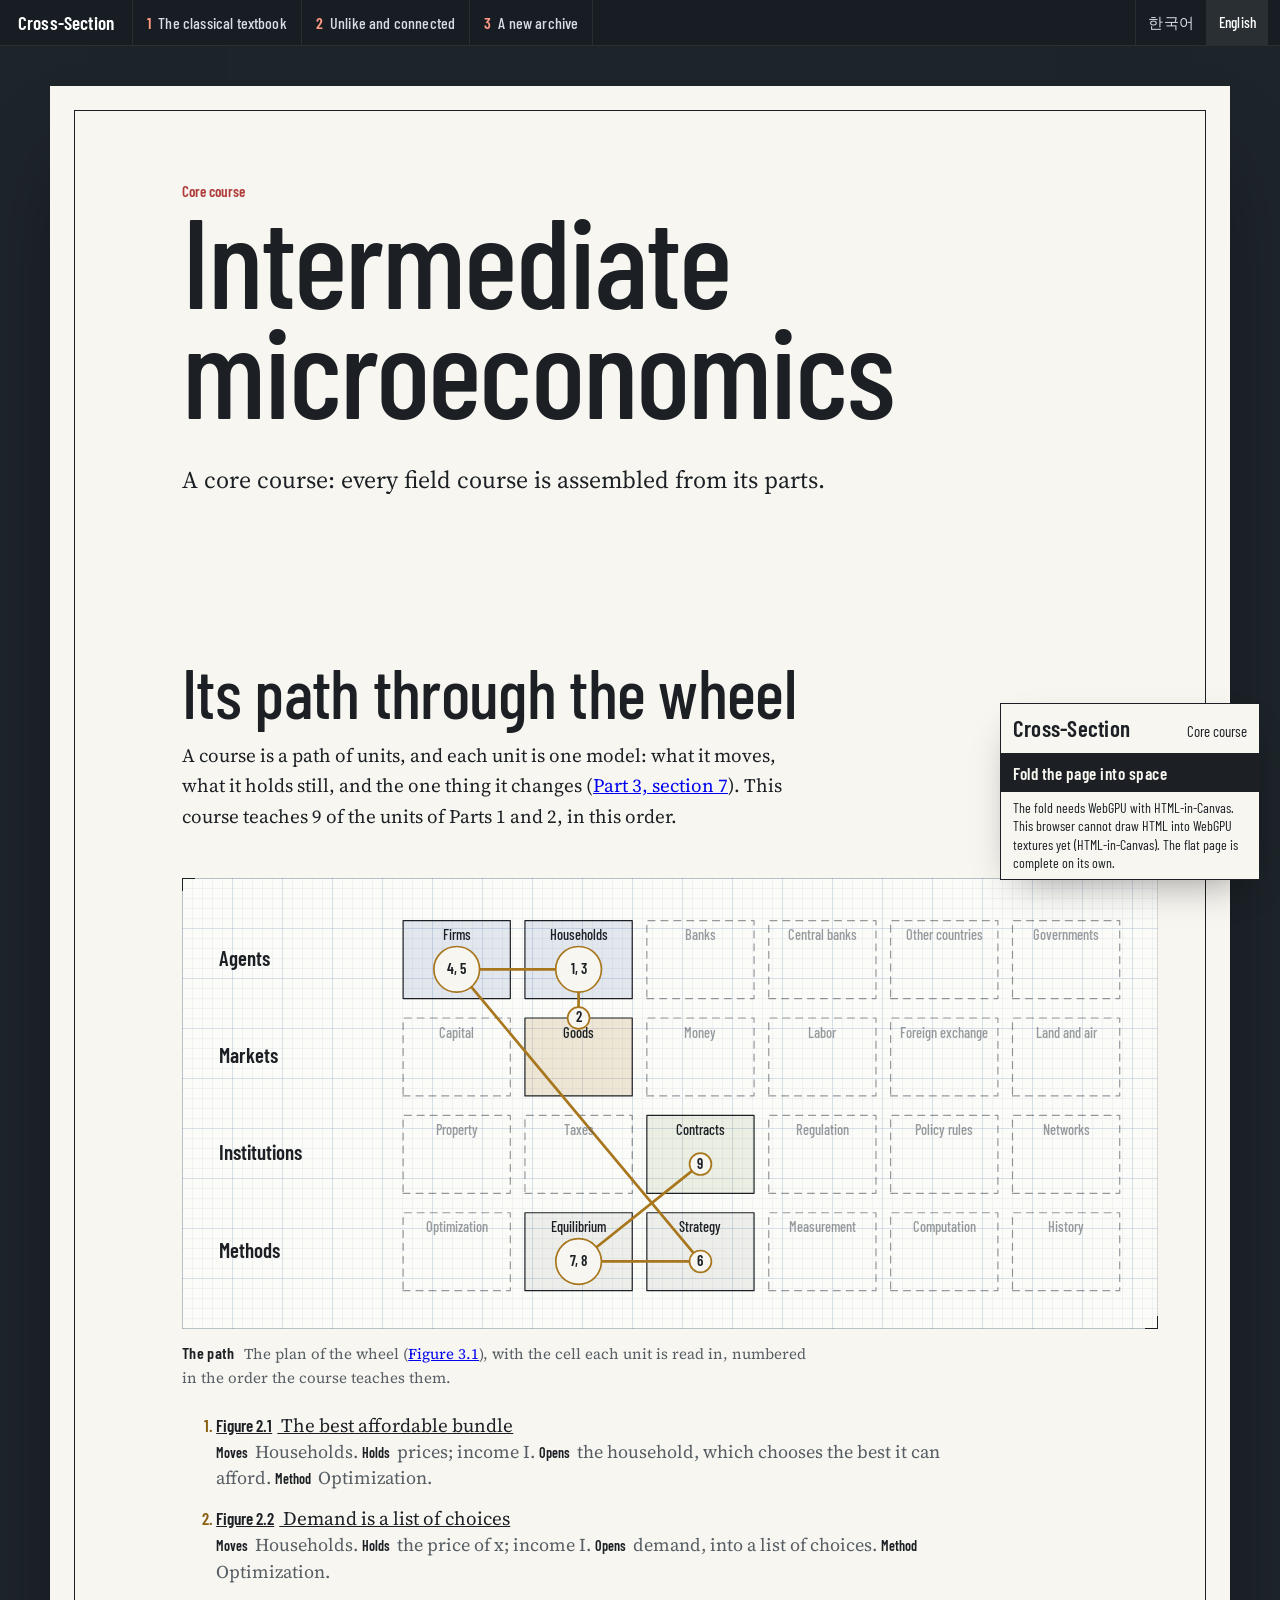
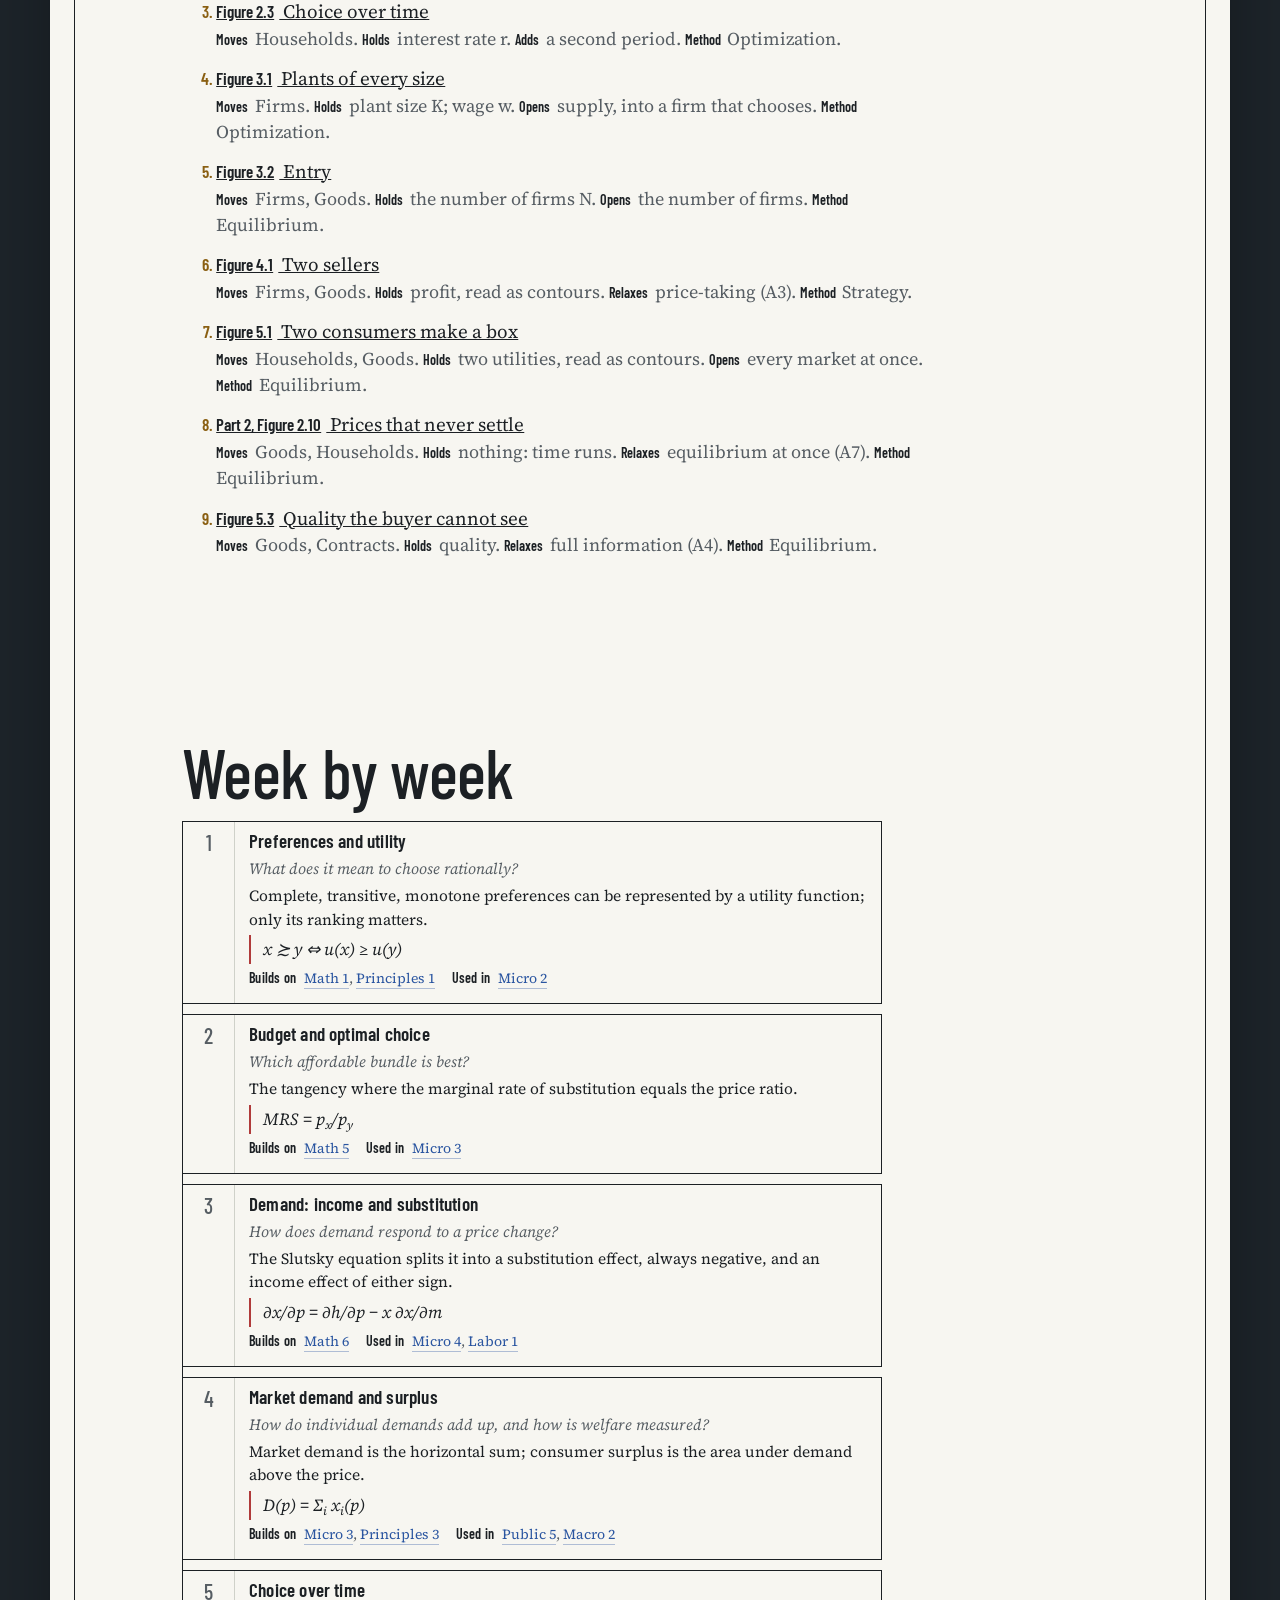
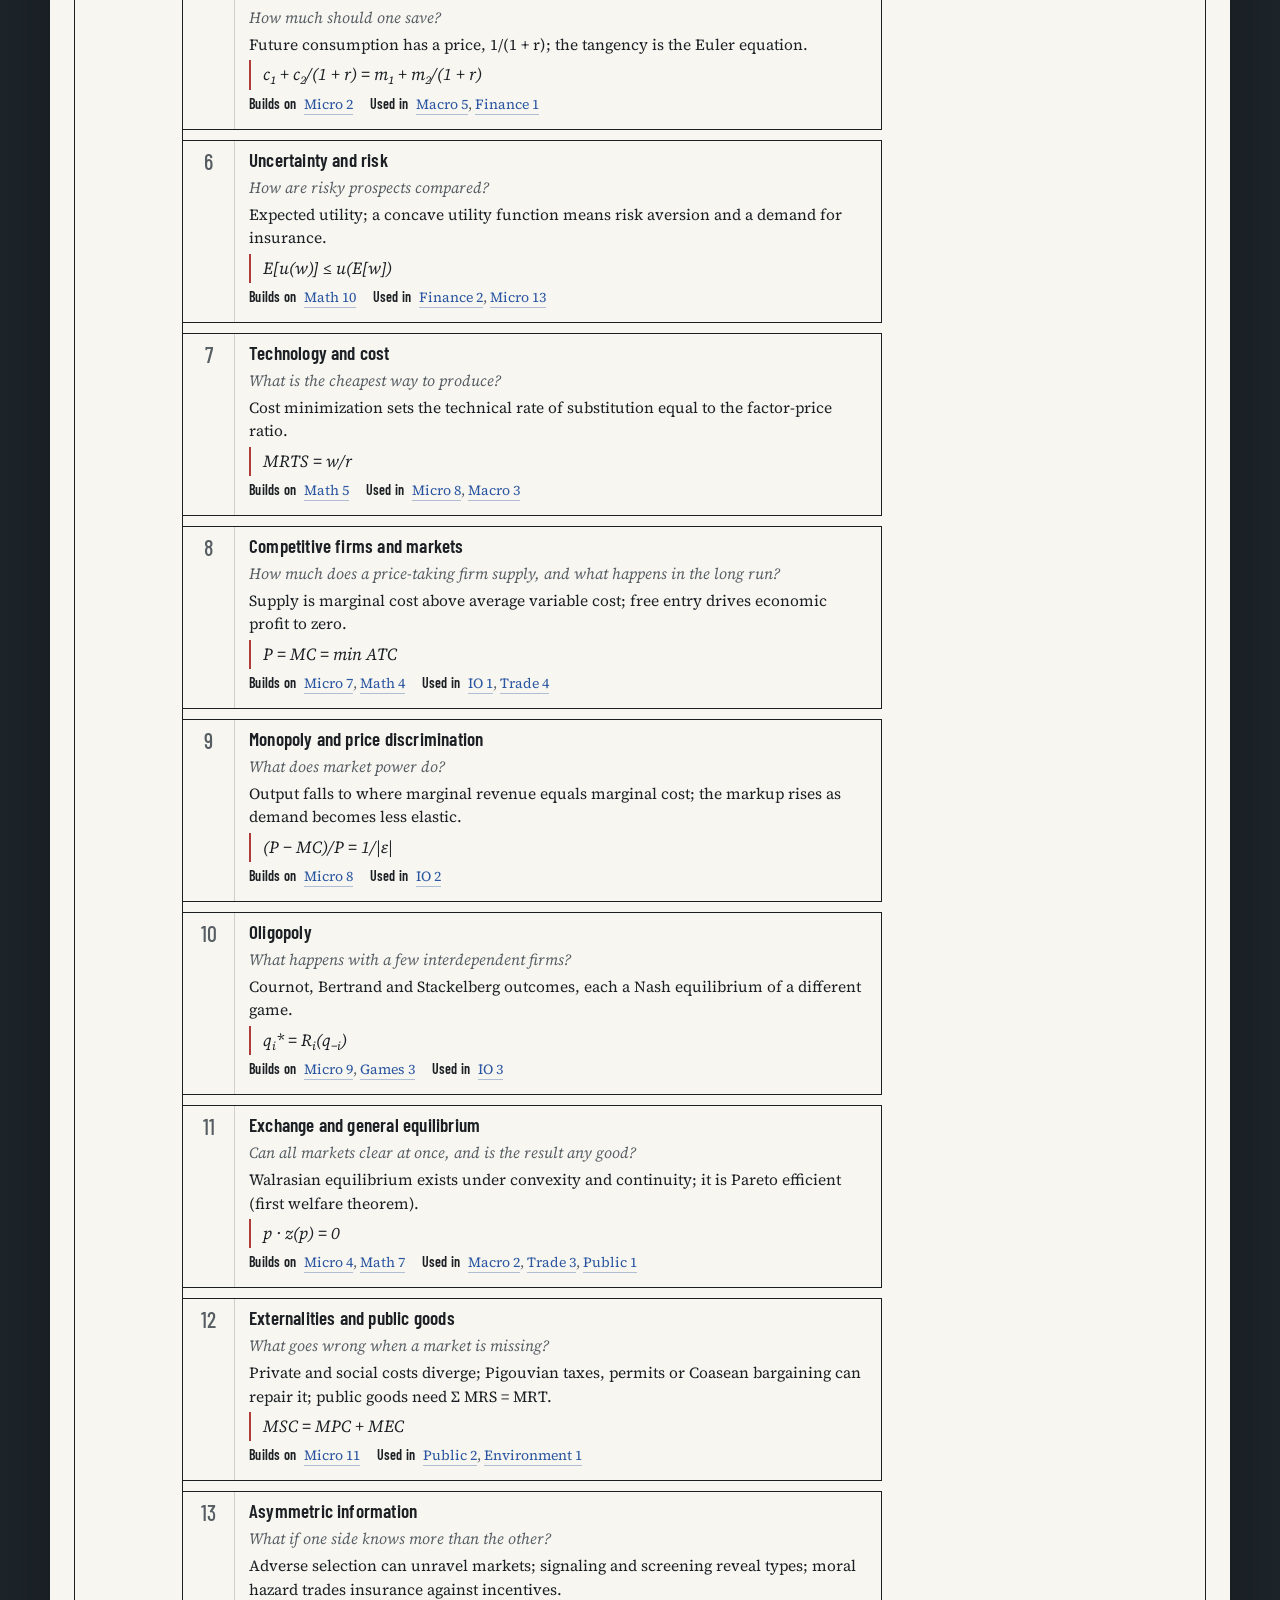
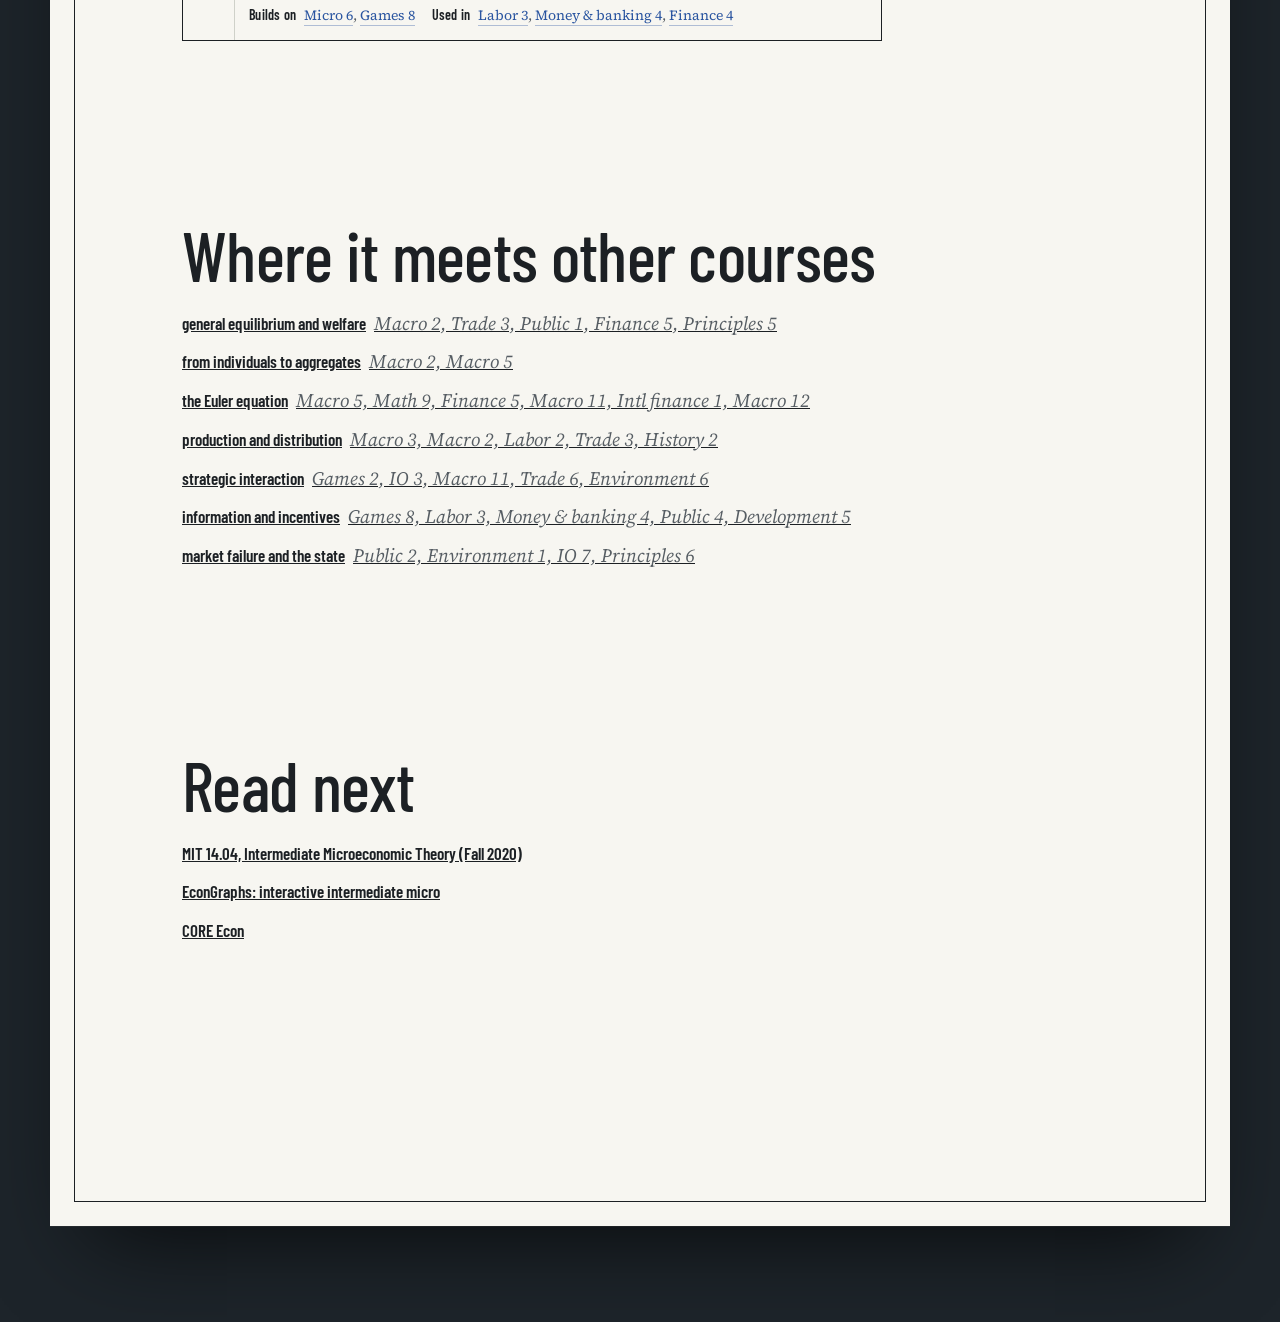
<file: prototype/traditional/course.html>
<!doctype html>
<html lang="en" translate="no">
<head>
<meta charset="utf-8">
<meta name="google" content="notranslate">
<meta name="viewport" content="width=device-width, initial-scale=1">
<title>A textbook — Cross-Section</title>
<link rel="preconnect" href="https://fonts.googleapis.com">
<link rel="preconnect" href="https://fonts.gstatic.com" crossorigin>
<link href="https://fonts.googleapis.com/css2?family=Barlow+Condensed:wght@400;500;600&family=Source+Serif+4:ital,opsz,wght@0,8..60,400;0,8..60,600;1,8..60,400;1,8..60,600&display=swap" rel="stylesheet">
<link rel="stylesheet" href="style.css">
</head>
<body class="site-page p1 course-body">
<nav class="site" aria-label="Parts">
  <a class="site-home" href="index.html">Cross-Section</a>
  <a href="classical.html"><span>1</span>The classical textbook</a>
  <a href="beyond.html"><span>2</span>Unlike and connected</a>
  <a href="archive.html"><span>3</span>A new archive</a>
  <span class="langs" role="group" aria-label="Language"><a class="lang" href="course.ko.html" hreflang="ko" lang="ko">한국어</a><a class="lang" href="course.html" hreflang="en" lang="en" aria-current="true">English</a></span>
</nav>
<div class="desk">
<main id="sheet" class="sheet course-page"></main>
</div>

<aside class="titleblock" aria-label="Title block">
  <div class="tb-row tb-title"><span class="tb-name">Cross-Section</span><span class="tb-sheet" id="tb-sheet">Course</span></div>
  <div class="tb-row tb-sub" id="tb-course"></div>
  <div class="tb-row tb-counts">
    <div><span class="tb-k">Units</span><span class="tb-v" id="tb-units">0</span></div>
    <div><span class="tb-k">Weeks</span><span class="tb-v" id="tb-weeks">0</span></div>
    <div><span class="tb-k">Side</span><span class="tb-v" id="tb-side"></span></div>
  </div>
  <button class="tb-unfold" id="unfold" type="button" aria-pressed="false" hidden>Fold the page into space</button>
  <p class="tb-status" id="tb-status" role="status"></p>
</aside>

<canvas id="stage" layoutsubtree aria-hidden="true"></canvas>
<div id="expo-labels" aria-hidden="true"></div>

<script type="module" src="course.js"></script>
</body>
</html>
</file>
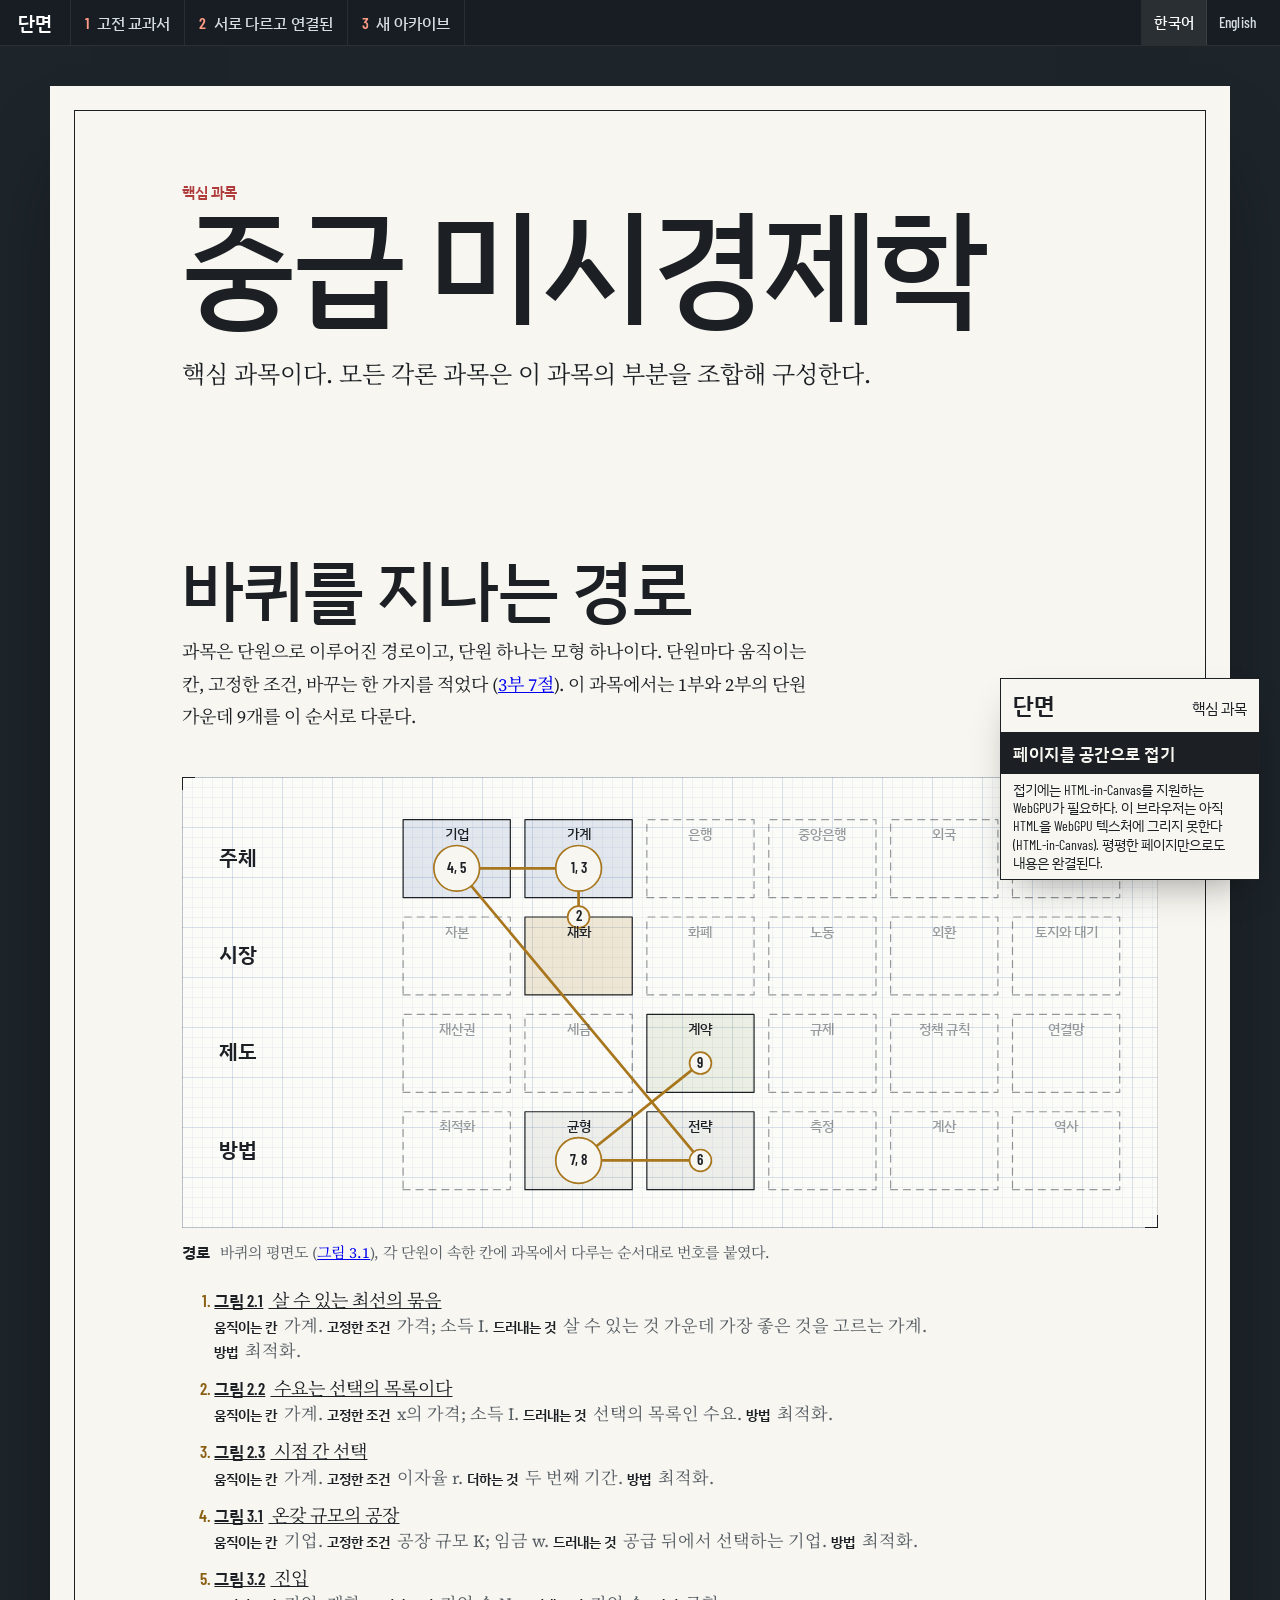
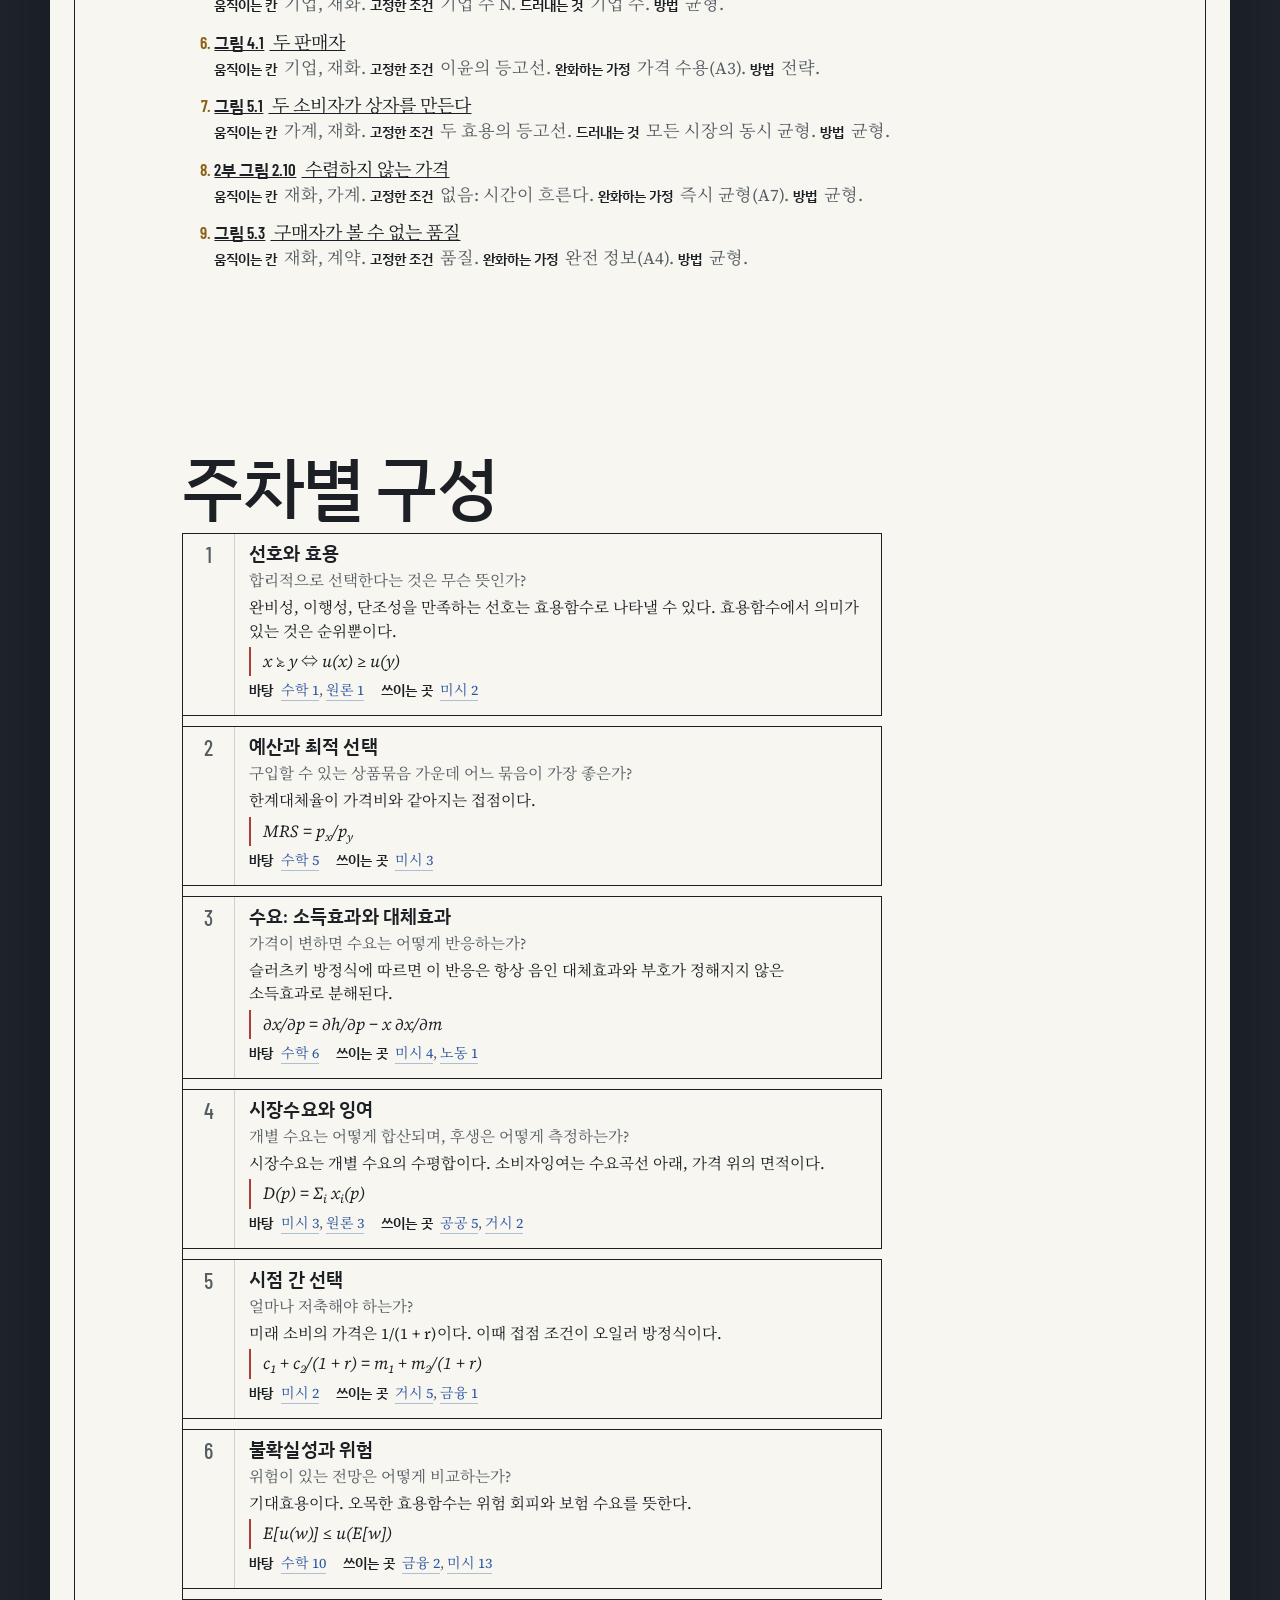
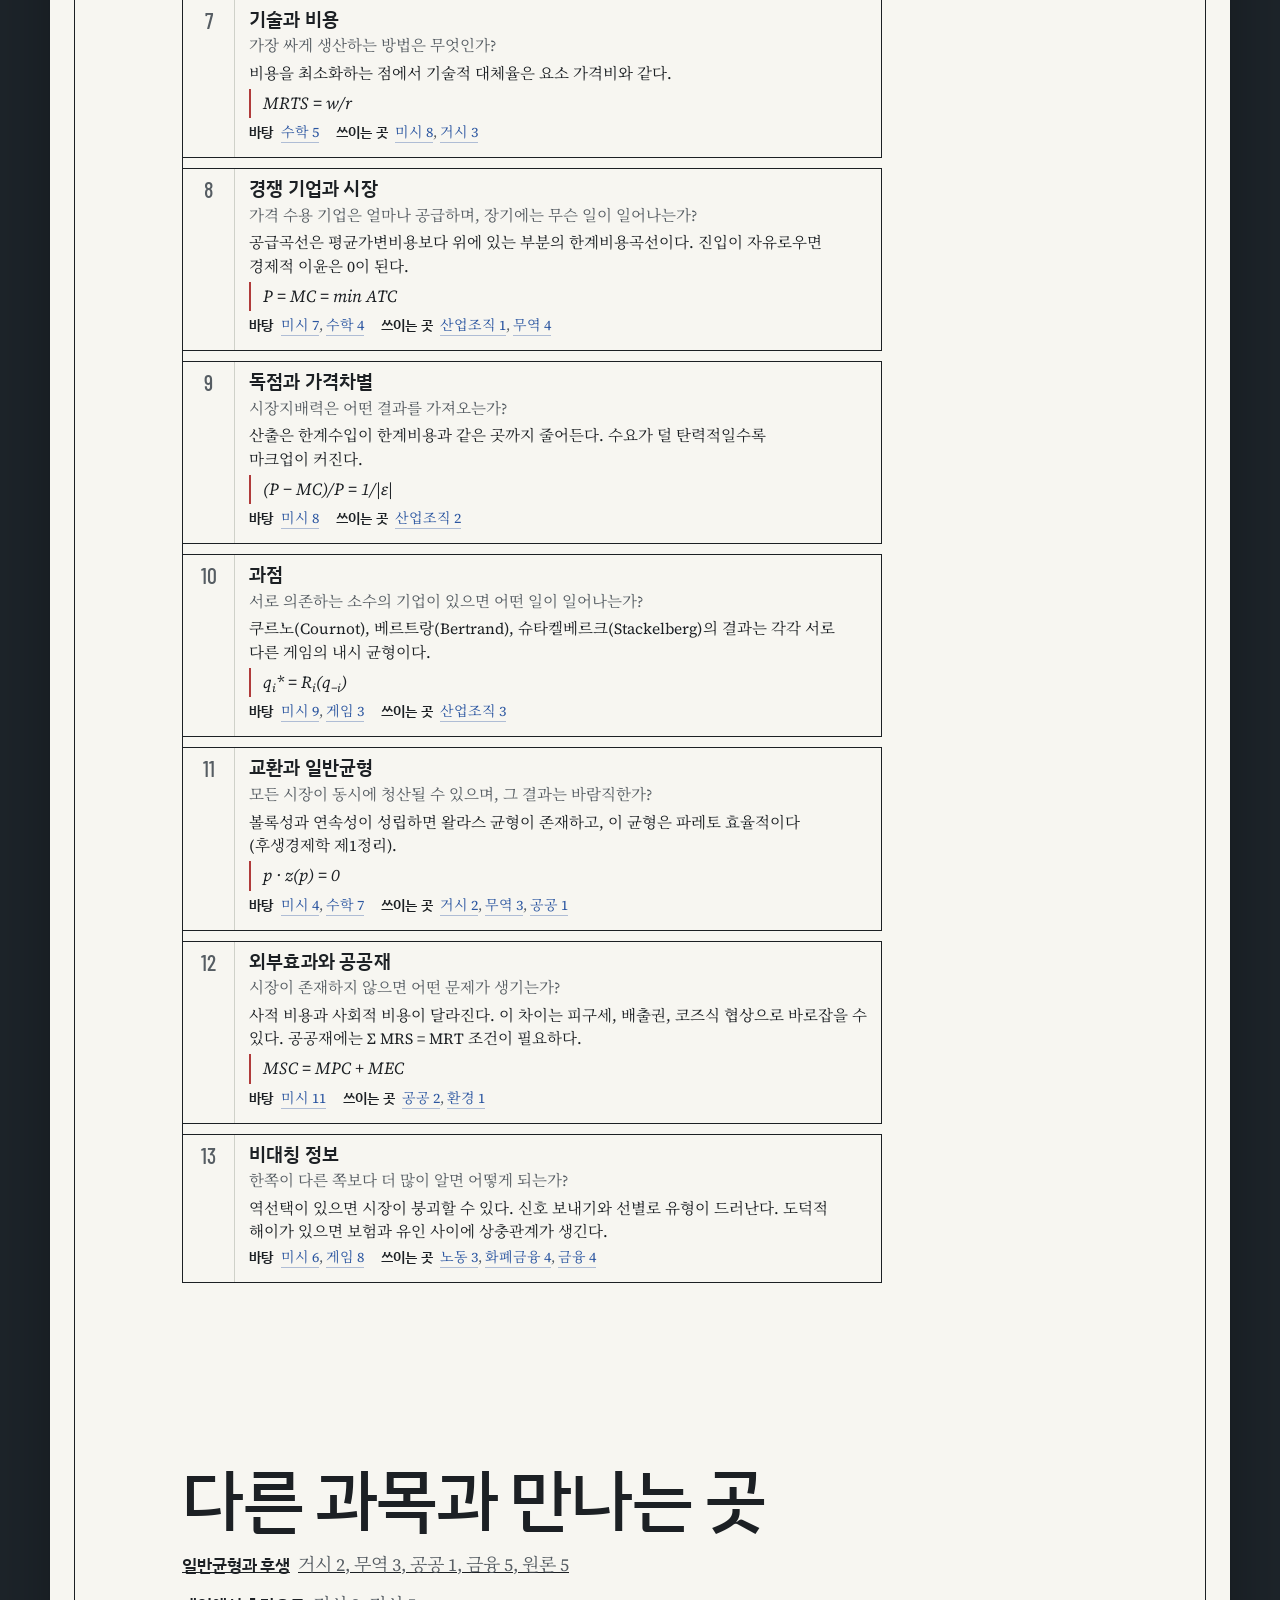
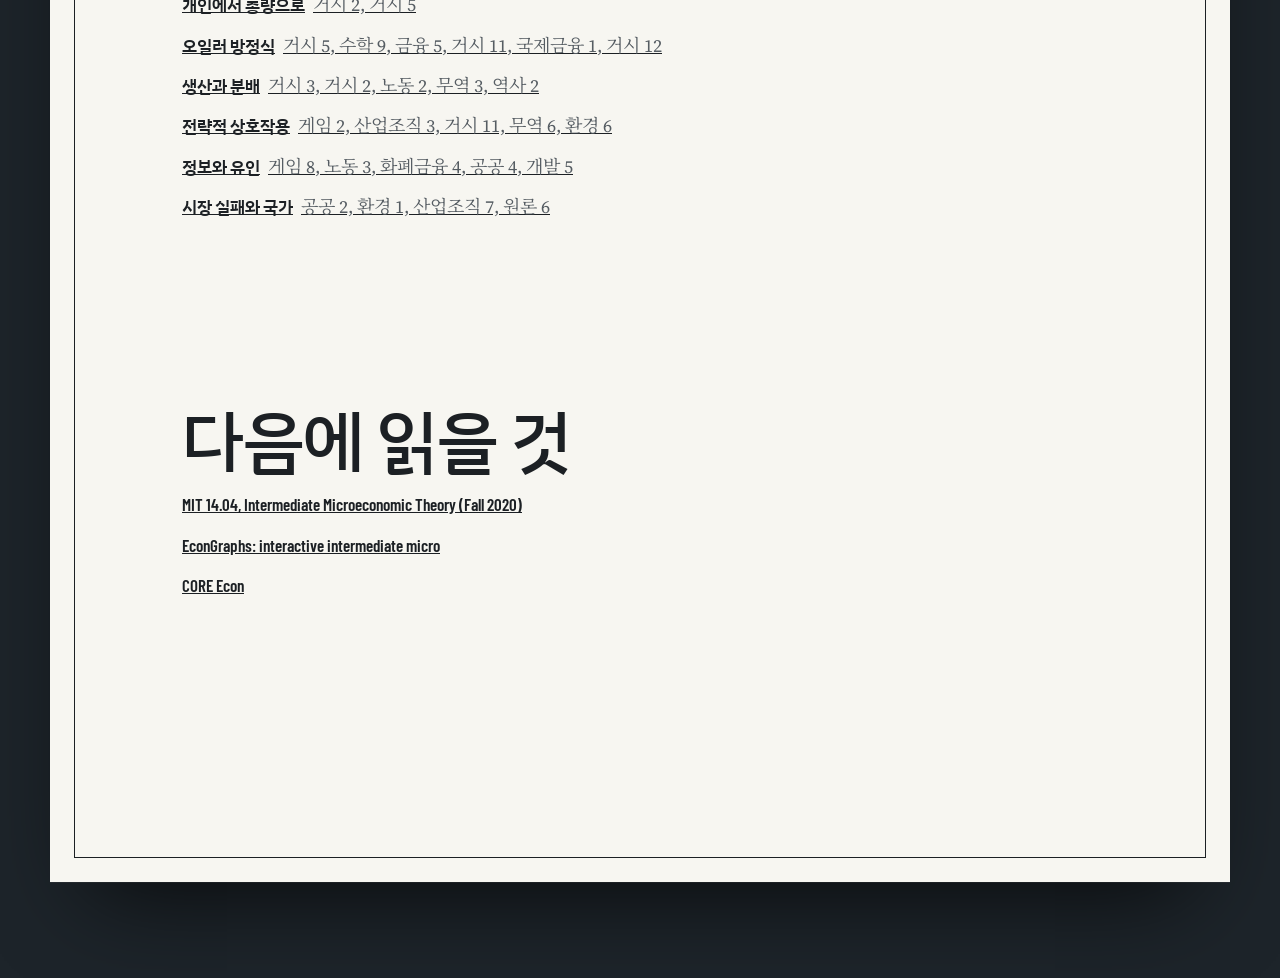
<file: prototype/traditional/course.ko.html>
<!doctype html>
<html lang="ko" translate="no">
<head>
<meta charset="utf-8">
<meta name="google" content="notranslate">
<meta name="viewport" content="width=device-width, initial-scale=1">
<title>교과서 — 단면</title>
<link rel="preconnect" href="https://fonts.googleapis.com">
<link rel="preconnect" href="https://fonts.gstatic.com" crossorigin>
<link href="https://fonts.googleapis.com/css2?family=Barlow+Condensed:wght@400;500;600&family=Source+Serif+4:ital,opsz,wght@0,8..60,400;0,8..60,600;1,8..60,400;1,8..60,600&display=swap" rel="stylesheet">
<link href="https://fonts.googleapis.com/css2?family=Noto+Serif+KR:wght@400;600&family=IBM+Plex+Sans+KR:wght@500;600&display=swap" rel="stylesheet">
<link rel="stylesheet" href="style.css">
</head>
<body class="site-page p1 course-body">
<nav class="site" aria-label="부 목록">
  <a class="site-home" href="index.ko.html">단면</a>
  <a href="classical.ko.html"><span>1</span>고전 교과서</a>
  <a href="beyond.ko.html"><span>2</span>서로 다르고 연결된</a>
  <a href="archive.ko.html"><span>3</span>새 아카이브</a>
  <span class="langs" role="group" aria-label="언어"><a class="lang" href="course.ko.html" hreflang="ko" lang="ko" aria-current="true">한국어</a><a class="lang" href="course.html" hreflang="en" lang="en">English</a></span>
</nav>
<div class="desk">
<main id="sheet" class="sheet course-page"></main>
</div>

<aside class="titleblock" aria-label="표제란">
  <div class="tb-row tb-title"><span class="tb-name">단면</span><span class="tb-sheet" id="tb-sheet">과목</span></div>
  <div class="tb-row tb-sub" id="tb-course"></div>
  <div class="tb-row tb-counts">
    <div><span class="tb-k">단원</span><span class="tb-v" id="tb-units">0</span></div>
    <div><span class="tb-k">주</span><span class="tb-v" id="tb-weeks">0</span></div>
    <div><span class="tb-k">구분</span><span class="tb-v" id="tb-side"></span></div>
  </div>
  <button class="tb-unfold" id="unfold" type="button" aria-pressed="false" hidden>페이지를 공간으로 접기</button>
  <p class="tb-status" id="tb-status" role="status"></p>
</aside>

<canvas id="stage" layoutsubtree aria-hidden="true"></canvas>
<div id="expo-labels" aria-hidden="true"></div>

<script type="module" src="course.js"></script>
</body>
</html>
</file>
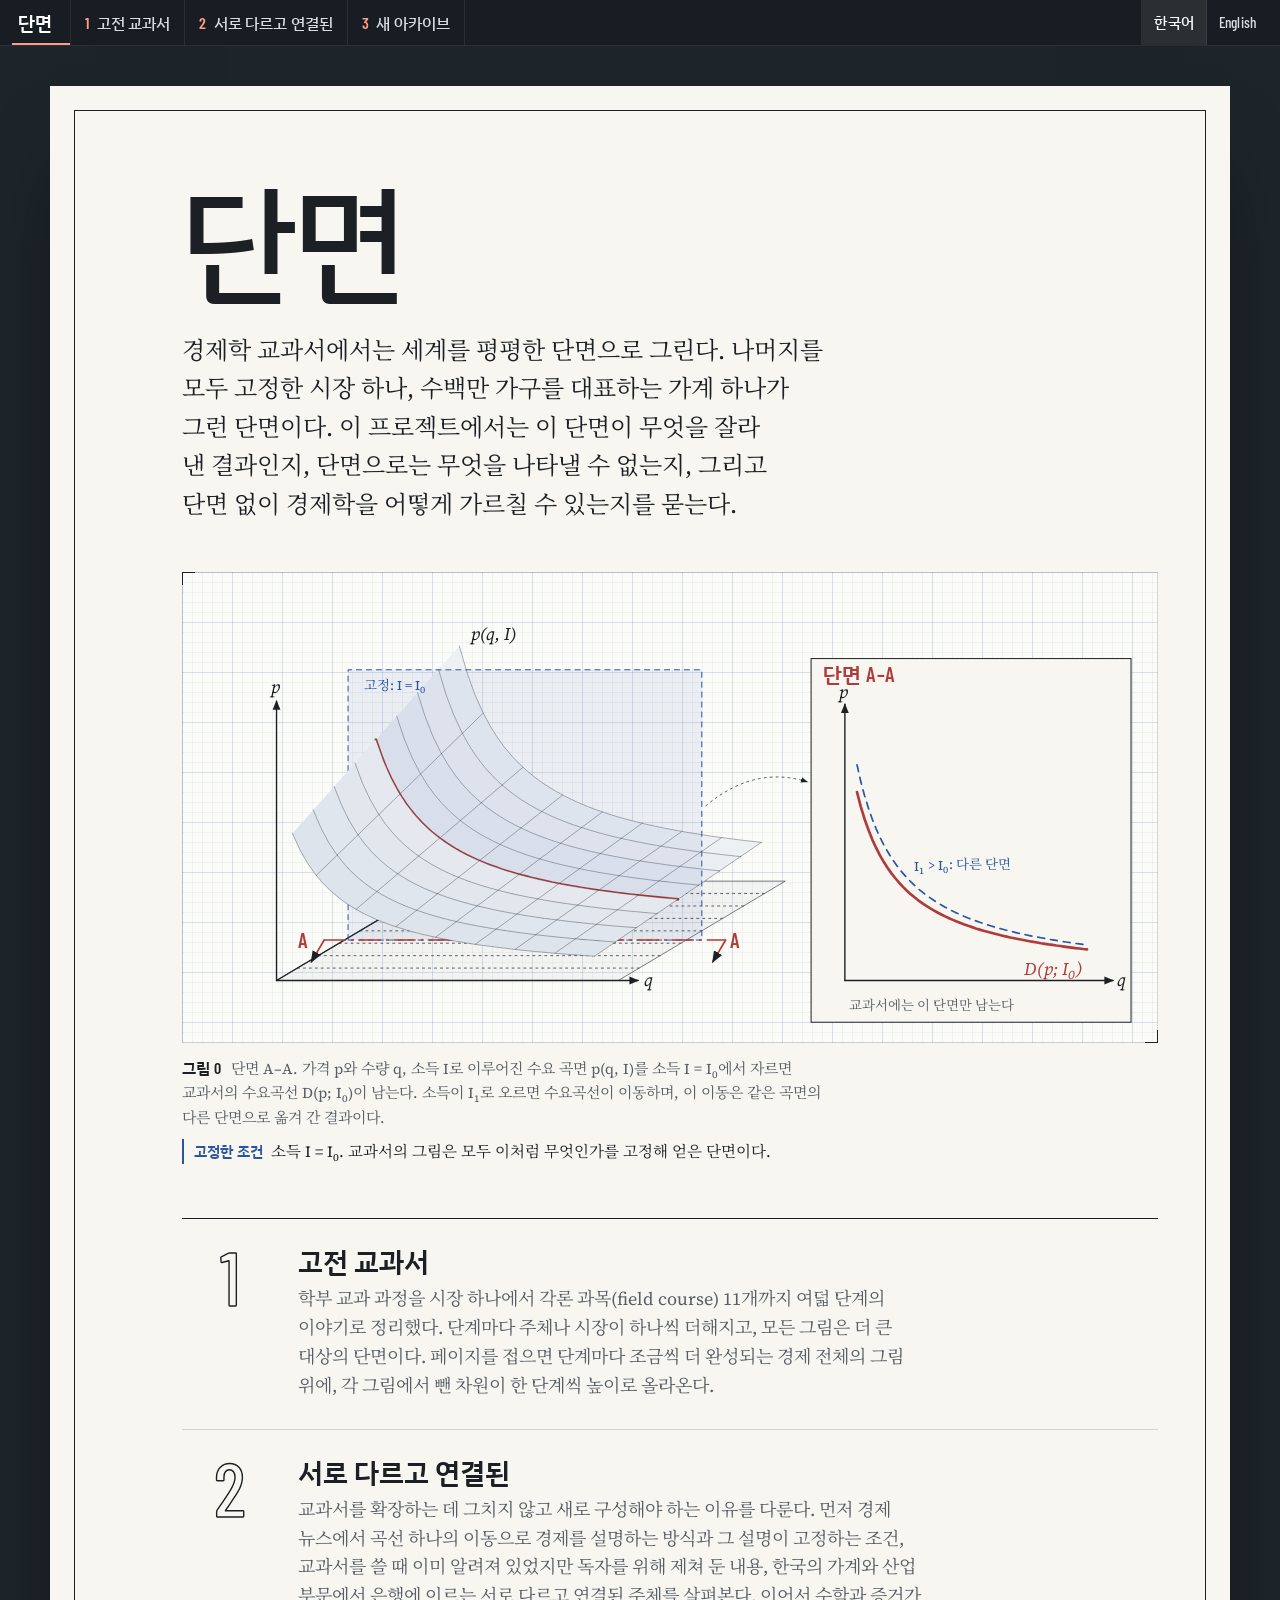
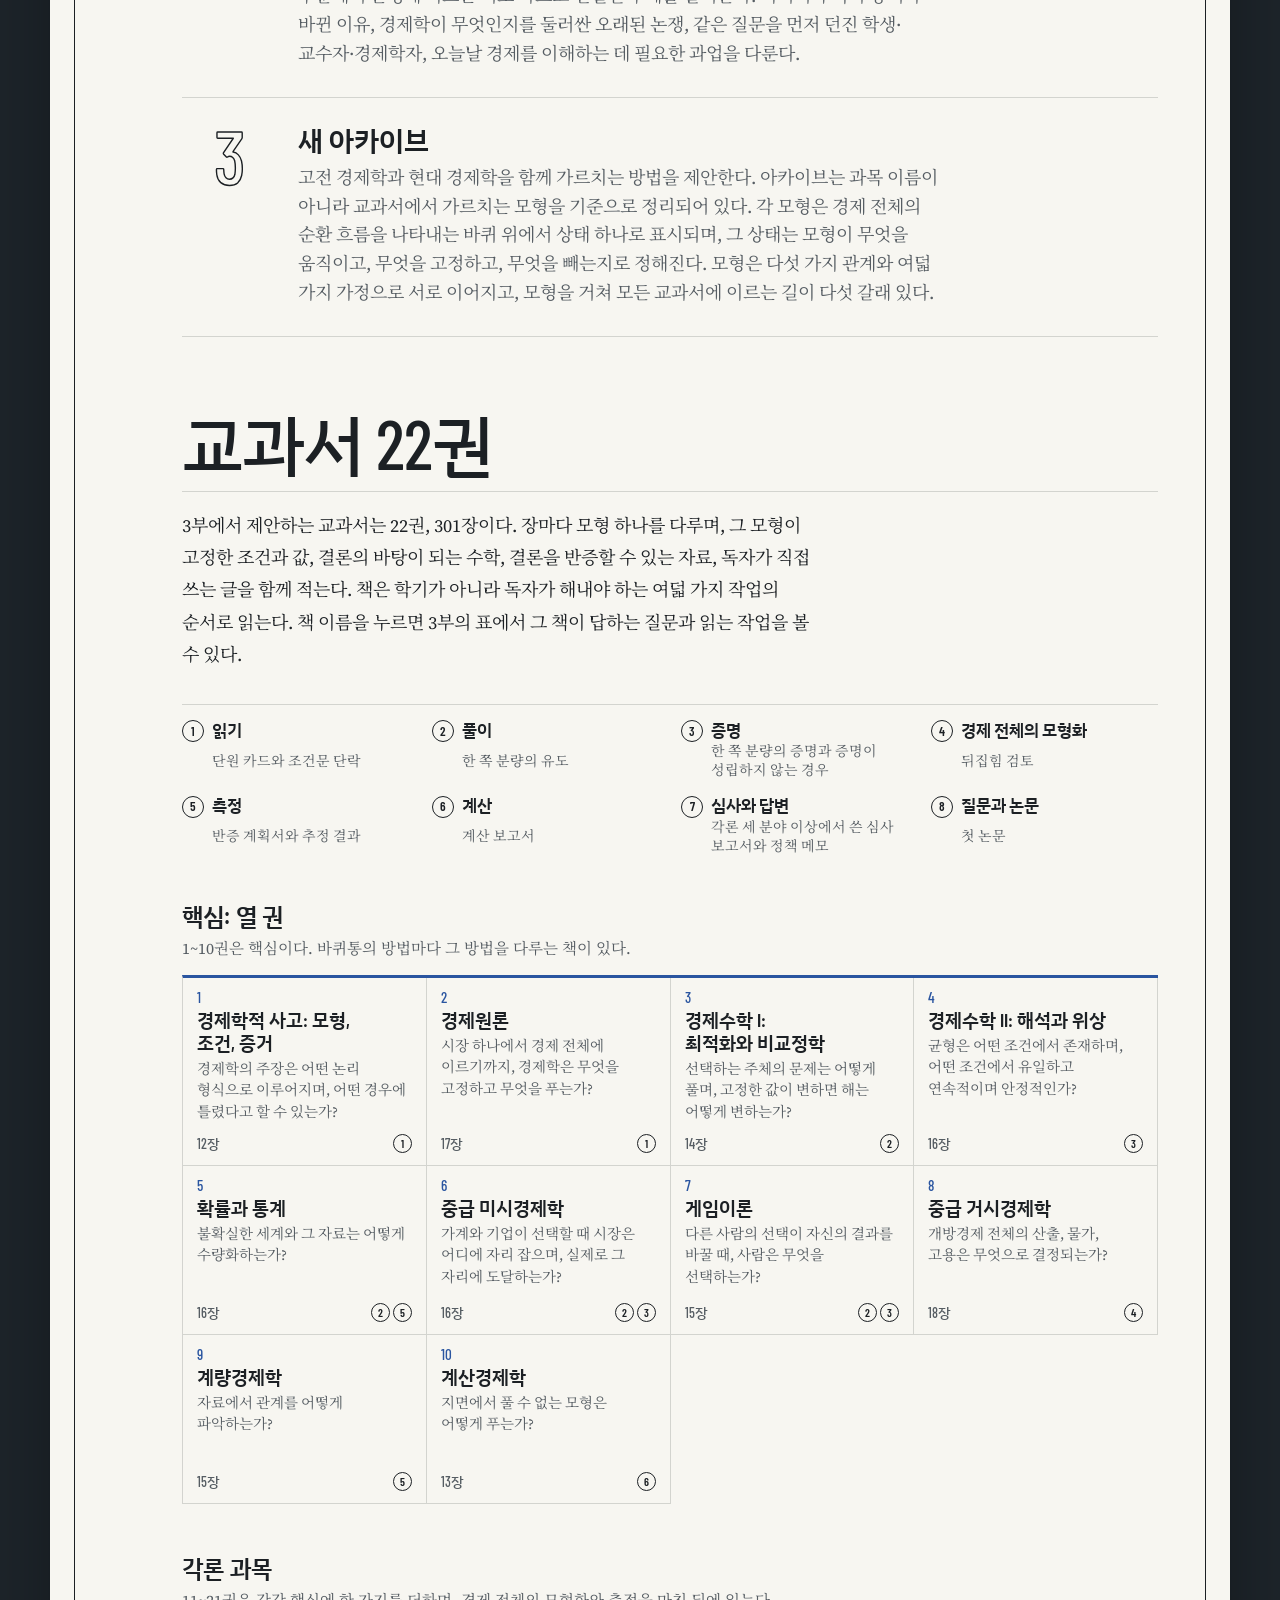
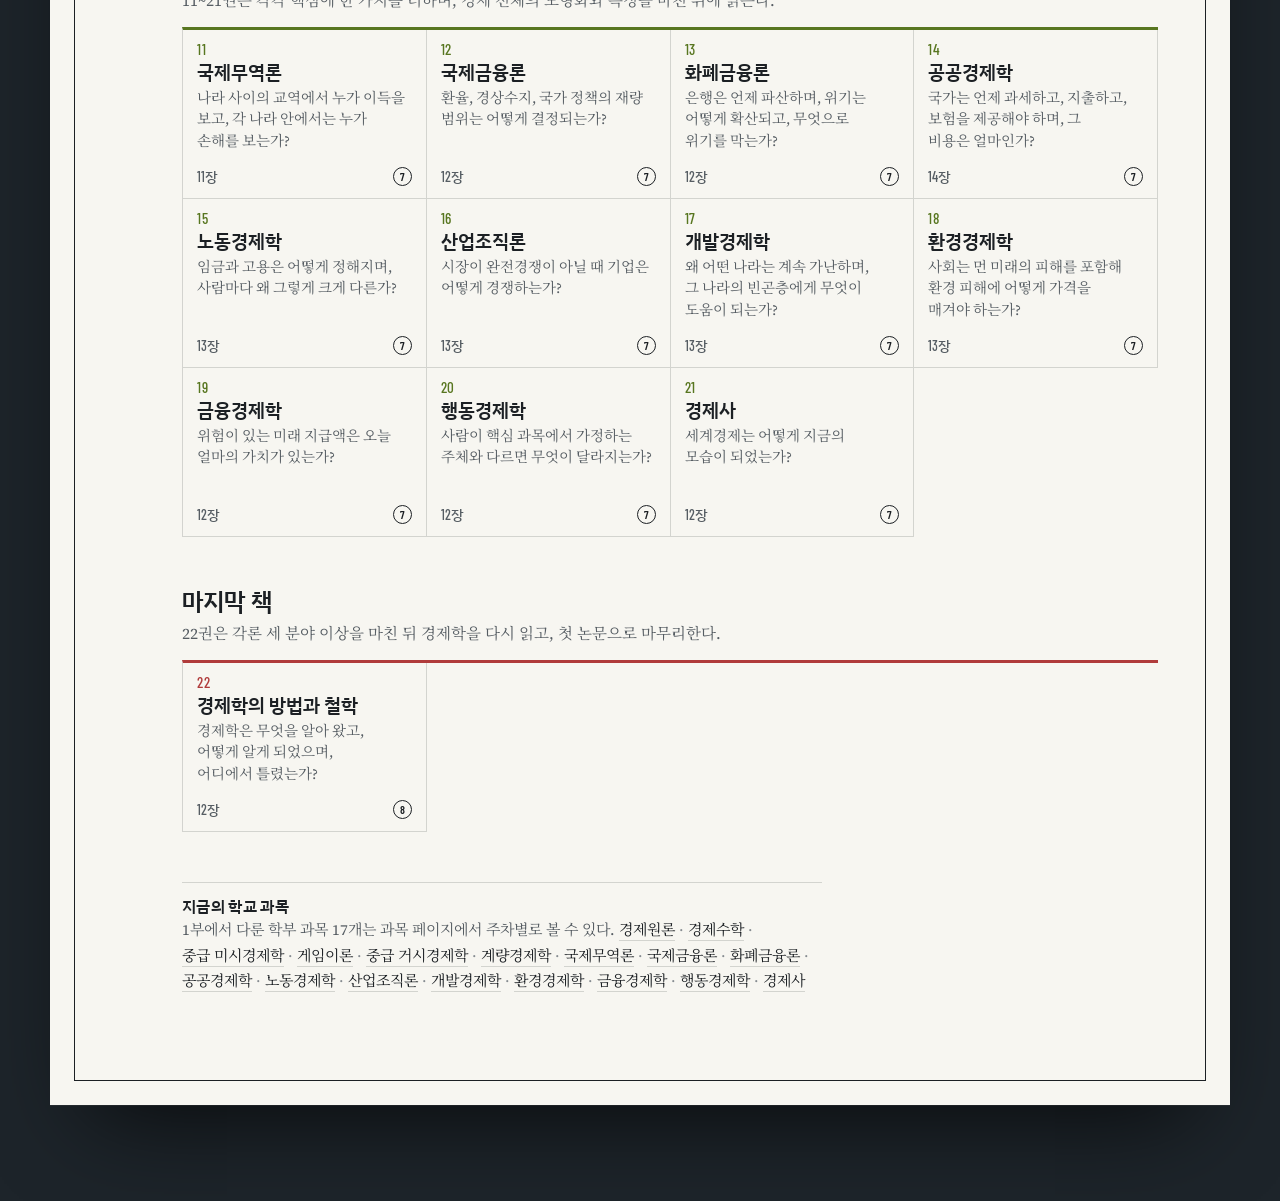
<file: prototype/traditional/index.ko.html>
<!doctype html>
<html lang="ko" translate="no">
<head>
<meta charset="utf-8">
<meta name="google" content="notranslate">
<meta name="viewport" content="width=device-width, initial-scale=1">
<title>단면</title>
<meta name="description" content="경제학을 가르쳐 온 방식, 평평한 교과서로는 나타낼 수 없는 내용, 그리고 경제학을 다르게 가르치는 아카이브 제안.">
<link rel="preconnect" href="https://fonts.googleapis.com">
<link rel="preconnect" href="https://fonts.gstatic.com" crossorigin>
<link href="https://fonts.googleapis.com/css2?family=Barlow+Condensed:wght@400;500;600&family=Source+Serif+4:ital,opsz,wght@0,8..60,400;0,8..60,600;1,8..60,400;1,8..60,600&display=swap" rel="stylesheet">
<link href="https://fonts.googleapis.com/css2?family=Noto+Serif+KR:wght@400;600&family=IBM+Plex+Sans+KR:wght@500;600&display=swap" rel="stylesheet">
<link rel="stylesheet" href="style.css">
</head>
<body class="site-page">
<nav class="site" aria-label="부 목록">
  <a class="site-home" href="index.ko.html" aria-current="page">단면</a>
  <a href="classical.ko.html"><span>1</span>고전 교과서</a>
  <a href="beyond.ko.html"><span>2</span>서로 다르고 연결된</a>
  <a href="archive.ko.html"><span>3</span>새 아카이브</a>
  <span class="langs" role="group" aria-label="언어"><a class="lang" href="index.ko.html" hreflang="ko" lang="ko" aria-current="true">한국어</a><a class="lang" href="index.html" hreflang="en" lang="en">English</a></span>
</nav>

<div class="desk">
<main class="sheet landing">
  <header class="opening">
    <h1>단면</h1>
    <p class="lede">경제학 교과서에서는 세계를 평평한 단면으로 그린다. 나머지를 모두 고정한 시장 하나, 수백만 가구를 대표하는 가계 하나가 그런 단면이다. 이 프로젝트에서는 이 단면이 무엇을 잘라 낸 결과인지, 단면으로는 무엇을 나타낼 수 없는지, 그리고 단면 없이 경제학을 어떻게 가르칠 수 있는지를 묻는다.</p>
  </header>

  <figure class="fig wide hero" id="f0">
    <div class="fig-art" id="hero-fig"></div>
    <figcaption><span class="fig-no">그림 0</span>단면 A–A. 가격 p와 수량 q, 소득 I로 이루어진 수요 곡면 p(q, I)를 소득 I = I<sub>0</sub>에서 자르면 교과서의 수요곡선 D(p; I<sub>0</sub>)이 남는다. 소득이 I<sub>1</sub>로 오르면 수요곡선이 이동하며, 이 이동은 같은 곡면의 다른 단면으로 옮겨 간 결과이다.</figcaption>
    <p class="held"><span>고정한 조건</span>소득 I = I<sub>0</sub>. 교과서의 그림은 모두 이처럼 무엇인가를 고정해 얻은 단면이다.</p>
  </figure>

  <ol class="parts-index">
    <li>
      <a href="classical.ko.html">
        <span class="pi-no">1</span>
        <span class="pi-title">고전 교과서</span>
        <span class="pi-text">학부 교과 과정을 시장 하나에서 각론 과목(field course) 11개까지 여덟 단계의 이야기로 정리했다. 단계마다 주체나 시장이 하나씩 더해지고, 모든 그림은 더 큰 대상의 단면이다. 페이지를 접으면 단계마다 조금씩 더 완성되는 경제 전체의 그림 위에, 각 그림에서 뺀 차원이 한 단계씩 높이로 올라온다.</span>
      </a>
    </li>
    <li>
      <a href="beyond.ko.html">
        <span class="pi-no">2</span>
        <span class="pi-title">서로 다르고 연결된</span>
        <span class="pi-text">교과서를 확장하는 데 그치지 않고 새로 구성해야 하는 이유를 다룬다. 먼저 경제 뉴스에서 곡선 하나의 이동으로 경제를 설명하는 방식과 그 설명이 고정하는 조건, 교과서를 쓸 때 이미 알려져 있었지만 독자를 위해 제쳐 둔 내용, 한국의 가계와 산업 부문에서 은행에 이르는 서로 다르고 연결된 주체를 살펴본다. 이어서 수학과 증거가 바뀐 이유, 경제학이 무엇인지를 둘러싼 오래된 논쟁, 같은 질문을 먼저 던진 학생·교수자·경제학자, 오늘날 경제를 이해하는 데 필요한 과업을 다룬다.</span>
      </a>
    </li>
    <li>
      <a href="archive.ko.html">
        <span class="pi-no">3</span>
        <span class="pi-title">새 아카이브</span>
        <span class="pi-text">고전 경제학과 현대 경제학을 함께 가르치는 방법을 제안한다. 아카이브는 과목 이름이 아니라 교과서에서 가르치는 모형을 기준으로 정리되어 있다. 각 모형은 경제 전체의 순환 흐름을 나타내는 바퀴 위에서 상태 하나로 표시되며, 그 상태는 모형이 무엇을 움직이고, 무엇을 고정하고, 무엇을 빼는지로 정해진다. 모형은 다섯 가지 관계와 여덟 가지 가정으로 서로 이어지고, 모형을 거쳐 모든 교과서에 이르는 길이 다섯 갈래 있다.</span>
      </a>
    </li>
  </ol>

  <section class="textbooks" id="books">
    <h2>교과서 22권</h2>
    <p>3부에서 제안하는 교과서는 22권, 301장이다. 장마다 모형 하나를 다루며, 그 모형이 고정한 조건과 값, 결론의 바탕이 되는 수학, 결론을 반증할 수 있는 자료, 독자가 직접 쓰는 글을 함께 적는다. 책은 학기가 아니라 독자가 해내야 하는 여덟 가지 작업의 순서로 읽는다. 책 이름을 누르면 3부의 표에서 그 책이 답하는 질문과 읽는 작업을 볼 수 있다.</p>
    <ol class="works-legend" id="works-legend" aria-label="여덟 가지 작업"></ol>
    <div id="book-shelf"></div>
    <p class="courses-now"><b>지금의 학교 과목</b>1부에서 다룬 학부 과목 17개는 과목 페이지에서 주차별로 볼 수 있다. <span id="course-index"></span></p>
  </section>
</main>
</div>

<script type="module" src="landing.js"></script>
<script type="module">
  import { COURSES } from './curriculum.js';
  import { t, localHref } from './i18n.js';
  document.querySelector('#course-index').innerHTML = COURSES.map((c) => `<a href="${localHref('course.html')}?c=${c.id}">${t(c.name)}</a>`).join('<span class="sep" aria-hidden="true"> · </span>');
</script>
</body>
</html>
</file>
<file: prototype/supply-demand/style.css>
:root {
  --paper: #f4efe6;
  --ink: #1f1f21;
  --muted: #6d675c;
  --rule: #d8d0c2;
  --dem: #26459e;
  --sup: #b2381f;
  --acc: #9d730f;
  --space: #090c11;
  --space-ink: #cfd8e4;
  --space-dem: #6ba8ff;
  --space-sup: #ff875c;
  --space-acc: #ffd766;
  --serif: 'Noto Serif KR', 'Apple SD Gothic Neo', serif;
  --sans: 'Noto Sans KR', 'Apple SD Gothic Neo', sans-serif;
  --mono: 'IBM Plex Mono', ui-monospace, monospace;
}

* { box-sizing: border-box; }

html.lock, html.lock body { overflow: hidden; }

body {
  margin: 0;
  background: var(--paper);
  color: var(--ink);
  font-family: var(--serif);
  -webkit-font-smoothing: antialiased;
}

.masthead {
  display: flex;
  justify-content: space-between;
  padding: 14px 24px;
  font: 500 12px/1 var(--mono);
  letter-spacing: 0.04em;
  color: var(--muted);
  border-bottom: 1px solid var(--rule);
}

main {
  max-width: 680px;
  margin: 0 auto;
  padding: 72px 20px 200px;
}

.kicker {
  font: 500 12px/1 var(--mono);
  letter-spacing: 0.08em;
  color: var(--muted);
  margin: 0;
}

h1 {
  font-size: 42px;
  line-height: 1.25;
  font-weight: 700;
  letter-spacing: -0.01em;
  margin: 14px 0 32px;
}

p {
  font-size: 18px;
  line-height: 1.9;
  margin: 0 0 22px;
}

.lede { font-size: 20px; }

.colophon {
  margin-top: 48px;
  font: 400 12px/1.6 var(--mono);
  color: var(--muted);
}

.figure {
  margin: 48px -60px;
}

@media (max-width: 820px) {
  .figure { margin: 40px 0; }
}

.figure-stage {
  position: relative;
  width: 100%;
  aspect-ratio: 4 / 3;
}

.nogpu {
  position: absolute;
  inset: 0;
  display: grid;
  place-items: center;
  text-align: center;
  font: 400 14px/1.8 var(--sans);
  color: var(--muted);
  border: 1px dashed var(--rule);
}

.figure-controls {
  display: flex;
  align-items: center;
  justify-content: space-between;
  gap: 16px;
  padding: 12px 0;
  border-top: 1px solid var(--rule);
  border-bottom: 1px solid var(--rule);
}

.ctl {
  display: flex;
  align-items: center;
  gap: 10px;
  font: 400 13px/1 var(--mono);
}

.ctl i { font-family: var(--serif); font-size: 15px; }
.ctl input { width: 160px; accent-color: var(--dem); }
.ctl output { min-width: 3.2em; font-variant-numeric: tabular-nums; }

.expo-btn {
  font: 500 13px/1 var(--sans);
  padding: 10px 18px;
  border-radius: 999px;
  border: 1px solid var(--ink);
  background: var(--ink);
  color: var(--paper);
  cursor: pointer;
  transition: transform 0.15s;
}

.expo-btn:hover { transform: translateY(-1px); }
.expo-btn:disabled { opacity: 0.3; cursor: not-allowed; }

figcaption {
  margin-top: 12px;
  font: 400 14px/1.75 var(--serif);
  color: var(--muted);
}

/* ---------- 캔버스와 오버레이 ---------- */

#gpu {
  position: fixed;
  inset: 0;
  width: 100vw;
  height: 100vh;
  z-index: 10;
  pointer-events: none;
}

#labels {
  position: fixed;
  inset: 0;
  z-index: 20;
  pointer-events: none;
}

.lbl {
  position: absolute;
  left: 0;
  top: 0;
  white-space: nowrap;
  font: italic 600 17px/1 var(--serif);
  color: var(--ink);
  transition: color 0.8s, font-size 0.8s;
  will-change: transform;
}

.lbl.ax { font-size: 18px; }
.lbl.tick { font-size: 14px; color: var(--muted); }
.lbl.dem { color: var(--dem); }
.lbl.sup { color: var(--sup); }
.lbl.acc { color: var(--acc); }
.lbl.ax3, .lbl.tag { font: 500 11px/1 var(--mono); letter-spacing: 0.03em; }

body.expo .lbl { color: var(--space-ink); }
body.expo .lbl.dem { color: var(--space-dem); }
body.expo .lbl.sup { color: var(--space-sup); }
body.expo .lbl.acc, body.expo .lbl.ax3 { color: var(--space-acc); }
body.expo .lbl.ax, body.expo .lbl.pt { font: 500 13px/1 var(--mono); }

#orbit-hit {
  position: fixed;
  inset: 0;
  z-index: 15;
  pointer-events: none;
  cursor: grab;
  touch-action: none;
}

body.expo #orbit-hit { pointer-events: auto; }
body.expo #orbit-hit:active { cursor: grabbing; }

/* ---------- Expo 패널 ---------- */

#expo-ui {
  position: fixed;
  inset: 0;
  z-index: 30;
  pointer-events: none;
  opacity: 0;
  transition: opacity 0.3s;
}

body.expo #expo-ui {
  opacity: 1;
  transition: opacity 0.5s 0.7s;
}

.expo-panel {
  position: absolute;
  left: 0;
  top: 0;
  bottom: 0;
  width: 380px;
  padding: 28px 28px 32px;
  overflow-y: auto;
  color: var(--space-ink);
  font-family: var(--sans);
  background: linear-gradient(90deg, rgba(9, 12, 17, 0.96) 70%, rgba(9, 12, 17, 0.0));
}

body.expo .expo-panel { pointer-events: auto; }

@media (max-width: 899px) {
  .expo-panel {
    top: auto;
    width: 100%;
    height: 44%;
    background: rgba(9, 12, 17, 0.96);
    border-top: 1px solid #1d2633;
  }
}

.brand {
  font: 500 11px/1 var(--mono);
  letter-spacing: 0.08em;
  color: #7d8a9c;
  margin-bottom: 22px;
}

.tabs {
  display: flex;
  gap: 6px;
  margin-bottom: 22px;
}

.tabs button {
  flex: 1;
  padding: 9px 0;
  font: 500 12px/1 var(--sans);
  color: #9fb0c6;
  background: transparent;
  border: 1px solid #263243;
  border-radius: 6px;
  cursor: pointer;
}

.tabs button.on {
  color: #0b0f14;
  background: var(--space-acc);
  border-color: var(--space-acc);
}

.expo-panel h2 {
  font: 700 19px/1.45 var(--sans);
  margin: 0 0 12px;
  color: #eef3f9;
}

.expo-panel p {
  font: 400 14px/1.85 var(--sans);
  color: #b5c1d1;
  margin: 0 0 18px;
}

.formula {
  font: 400 13px/1.7 var(--mono);
  color: var(--space-acc);
  padding: 12px 14px;
  border: 1px solid #2a3342;
  border-radius: 6px;
  background: rgba(255, 215, 102, 0.04);
  margin-bottom: 16px;
}

.formula b { color: #fff; }
.formula small { display: block; margin-top: 6px; color: #7d8a9c; font-size: 11px; }

.math {
  display: flex;
  flex-wrap: wrap;
  align-items: center;
  gap: 6px;
  margin-bottom: 20px;
}

.math-label {
  font: 500 11px/1 var(--mono);
  color: #7d8a9c;
  margin-right: 4px;
}

.badge {
  font: 500 12px/1 var(--sans);
  padding: 6px 10px;
  border-radius: 999px;
  color: #dfe8f3;
  border: 1px solid #3a4a60;
  background: #141b26;
}

.ctl.dark { color: #cfd8e4; margin-bottom: 20px; }
.ctl.dark input { accent-color: var(--space-acc); }

.back-btn {
  font: 500 13px/1 var(--sans);
  padding: 11px 16px;
  border-radius: 999px;
  border: 1px solid #3a4a60;
  background: transparent;
  color: #e6edf6;
  cursor: pointer;
}

.back-btn:hover { background: #141b26; }

.hint {
  margin-top: 16px !important;
  font: 400 11px/1.6 var(--mono) !important;
  color: #66748a !important;
}

.ctl[hidden] { display: none; }
.tabs button { font-size: 11px; }

/* ---------- 히어로: 온톨로지 그래프 ---------- */

.hero {
  position: relative;
  height: 100vh;
  min-height: 680px;
  background: #05070c;
  color: #e8eef7;
  touch-action: pan-y;
  cursor: grab;
}

.hero-ui {
  position: absolute;
  inset: 0;
  z-index: 25;
  pointer-events: none;
  display: flex;
  flex-direction: column;
}

.hero-ui button { pointer-events: auto; }

body.expo .hero-ui, body.expo #hero-labels, body.expo #tooltip { visibility: hidden; }

.masthead.dark {
  color: #8592a6;
  border-bottom-color: rgba(255, 255, 255, 0.08);
}

.hero-copy {
  width: min(36%, 460px);
  padding: 7vh 0 0 40px;
}

.kicker.dark { color: #8592a6; }

.hero-title {
  font: 700 clamp(40px, 4.6vw, 64px)/1.12 var(--serif);
  letter-spacing: -0.02em;
  margin: 16px 0 22px;
  color: #f4f7fb;
}

.hero-sub {
  font: 400 15px/1.85 var(--sans);
  color: #aab6c7;
  margin-bottom: 26px;
}

.hero-sub b { color: #ffd766; font-weight: 700; }
.hero-sub em { font-style: normal; color: #f4f7fb; border-bottom: 1px solid #ffd766; }

.chips {
  display: flex;
  flex-wrap: wrap;
  align-items: center;
  gap: 6px;
  margin-bottom: 12px;
}

.ui-label {
  font: 500 11px/1 var(--mono);
  color: #66748a;
  width: 64px;
}

.chips button {
  font: 500 12px/1 var(--sans);
  padding: 8px 12px;
  border-radius: 999px;
  color: #b9c6d8;
  background: rgba(20, 27, 38, 0.7);
  border: 1px solid #263243;
  cursor: pointer;
  transition: background 0.2s, color 0.2s, border-color 0.2s;
}

.chips button:hover { border-color: #4a5d78; color: #fff; }
.chips button.on { background: #ffd766; color: #0b0f14; border-color: #ffd766; }

.path-caption {
  margin-top: 18px;
  min-height: 118px;
  padding: 14px 16px;
  border-left: 2px solid #ffd766;
  background: linear-gradient(90deg, rgba(255, 215, 102, 0.07), transparent);
  opacity: 0;
  transition: opacity 0.4s;
}

.path-caption.on { opacity: 1; }

.cap-head {
  display: flex;
  justify-content: space-between;
  font: 500 11px/1 var(--mono);
  color: #8592a6;
  margin-bottom: 10px;
}

.cap-title { font: 700 18px/1.4 var(--sans); color: #fff; margin-bottom: 6px; }
.cap-why { font: 400 14px/1.75 var(--sans); color: #c3cedd; }

.hero-foot {
  margin-top: auto;
  display: flex;
  justify-content: space-between;
  padding: 18px 40px;
  font: 400 11px/1 var(--mono);
  color: #66748a;
}

.hero-foot b { color: #ffd766; font-weight: 500; }

@media (max-width: 899px) {
  .hero-copy { width: auto; padding: 24px 20px 0; }
  .hero-title { font-size: 34px; margin: 10px 0 12px; }
  .hero-sub { font-size: 13px; margin-bottom: 12px; }
  .path-caption { min-height: 0; }
  .hero-foot { padding: 14px 20px; }
}

#hero-labels {
  position: fixed;
  inset: 0;
  z-index: 20;
  pointer-events: none;
}

.hl {
  position: absolute;
  left: 0;
  top: 0;
  white-space: nowrap;
  pointer-events: none;
  will-change: transform, opacity;
}

.hl.node {
  font: 400 11px/1 var(--sans);
  color: #c9d4e3;
  margin: -22px 0 0 0;
  translate: -50% 0;
  transition: color 0.2s;
}

.hl.node.expo { color: #ffd766; }
.hl.node.on { font-weight: 700; font-size: 13px; color: #fff; text-shadow: 0 0 12px rgba(0, 0, 0, 0.9); }

.hl.title {
  font: 700 13px/1 var(--sans);
  color: #f4f7fb;
  letter-spacing: 0.02em;
  translate: -50% -50%;
  padding: 5px 9px;
  border: 1px solid rgba(255, 255, 255, 0.18);
  border-radius: 4px;
  background: rgba(5, 7, 12, 0.55);
}

.hl.tick {
  font: 500 11px/1 var(--mono);
  color: #8fa0b8;
  translate: -50% -50%;
}

.hl.tick.left { translate: 0 -50%; }

#tooltip {
  position: fixed;
  left: 0;
  top: 0;
  z-index: 40;
  pointer-events: none;
  max-width: 320px;
  padding: 12px 14px;
  border-radius: 8px;
  background: rgba(10, 14, 20, 0.94);
  border: 1px solid #2a3546;
  color: #dbe4ef;
  font: 400 12px/1.6 var(--sans);
  opacity: 0;
  transition: opacity 0.15s;
}

#tooltip.on { opacity: 1; }
.tt-title { font: 700 15px/1.3 var(--sans); color: #fff; margin-bottom: 6px; }
.tt-title span { display: block; font: 400 11px/1.5 var(--mono); color: #8592a6; margin-top: 2px; }
.tt-row { color: #aab6c7; }
.tt-go { margin-top: 6px; color: #ffd766; font-weight: 500; }

.lbl.eig1, .lbl.eig2 { font-weight: 600; }
</file>
<file: prototype/traditional/style.css>
/* Engineering computation paper on a drafting desk; unfolds into a cyanotype. */

:root {
  /* the drafting table, the sheet on it, and the plates the figures are drawn on */
  --desk: #1d242a;
  --desk-ink: #d6dde3;
  --sheet: #f7f6f1;
  --plate: #fbfbf8;
  --grid-minor: rgba(42, 85, 160, 0.055);
  --grid-major: rgba(42, 85, 160, 0.12);
  --ink: #1c2024;
  --ink-2: #565d63;
  --ink-3: #868c91;
  --hair: rgba(28, 32, 36, 0.16);
  --rule: #cfd1c9;
  /* ochre for text: the figure stroke is too light to read as type (3.5:1) */
  --ochre-ink: #8a5f12;
  --cobalt: #2a55a0;
  --madder: #b03b3b;
  --olive: #587620;
  --ochre: #a8761c;
  --blueprint: #0e2b4a;
  --chalk: #dce7f3;
  --redline: #ff9a86;
  /* Source Serif 4 for Latin, close to Noto Serif KR's own Latin in x-height
     (0.492 against 0.516); Hangul falls through to Noto Serif KR */
  --serif: 'Source Serif 4', 'Noto Serif KR', 'AppleMyungjo', Georgia, serif;
  --draft: 'Barlow Condensed', 'IBM Plex Sans KR', 'Arial Narrow', sans-serif;
}

* { box-sizing: border-box; }

html { background: var(--desk); }

body {
  margin: 0;
  color: var(--ink);
  font-family: var(--serif);
  font-size: 19px;
  line-height: 1.62;
  font-kerning: normal;
  text-rendering: optimizeLegibility;
  -webkit-font-smoothing: antialiased;
}

i, em { font-style: italic; }

/* ---------- the sheet ---------- */

.desk { padding: 56px 24px 220px; }

/* the sheet is plain paper: running text never sits on the grid (the grid
   lines, 10px apart, cut through letters at varying heights). The grid is
   kept for the plates the figures are drawn on (.fig-art). */
.sheet {
  position: relative;
  max-width: 1180px;
  margin: 0 auto;
  padding: 96px 72px 140px 132px;
  background-color: var(--sheet);
  box-shadow: 0 1px 0 rgba(255, 255, 255, 0.05), 0 48px 90px -40px rgba(0, 0, 0, 0.75);
}

.sheet::before {
  content: '';
  position: absolute;
  inset: 24px;
  border: 1.25px solid var(--ink);
  pointer-events: none;
}

.zones {
  position: absolute;
  left: 24px;
  top: 24px;
  bottom: 24px;
  width: 36px;
  border-right: 1px solid var(--ink);
  font: 500 15px/1 var(--draft);
  color: var(--ink-3);
}

.zones span {
  position: absolute;
  left: 0;
  width: 36px;
  text-align: center;
  transform: translateY(-50%);
}

.zones i {
  position: absolute;
  left: 26px;
  width: 10px;
  border-top: 1px solid var(--ink);
}

/* ---------- type ---------- */

.opening { max-width: 920px; margin-bottom: 120px; }

h1 {
  font: 500 clamp(72px, 10vw, 148px)/0.86 var(--draft);
  letter-spacing: -0.015em;
  margin: 0 0 40px;
  max-width: 8.5em;
}

h2 {
  font: 500 clamp(48px, 5.4vw, 76px)/0.98 var(--draft);
  letter-spacing: -0.01em;
  margin: 0 0 14px;
}
/* on the landing page a section title stands over a hairline; in the parts
   the revision note under the title draws the rule */
.landing h2 { margin-bottom: 18px; padding-bottom: 14px; border-bottom: 1px solid var(--hair); max-width: 980px; }
.opening p a { color: var(--cobalt); text-decoration: none; border-bottom: 1px solid rgba(42, 85, 160, 0.35); }
.opening p a:hover { border-bottom-color: var(--cobalt); }

h2 .no {
  display: inline-block;
  min-width: 0.9em;
  margin-right: 0.22em;
  color: transparent;
  -webkit-text-stroke: 1.5px var(--ink);
}

h3 {
  font: 600 26px/1.2 var(--draft);
  letter-spacing: 0.01em;
  margin: 56px 0 10px;
  max-width: 640px;
}

p { max-width: 640px; margin: 0 0 1em; hyphens: auto; }

.lede {
  font-size: 24px;
  line-height: 1.45;
  font-style: italic;
  color: var(--ink-2);
  margin-bottom: 1.4em;
}

.opening .lede { font-style: normal; color: var(--ink); max-width: 700px; }

.chapter { padding-top: 40px; margin-bottom: 140px; clear: both; }

.chapter.closing h2 { font-size: clamp(40px, 4.4vw, 60px); }

.chapter { counter-reset: eq; }

.eq {
  counter-increment: eq;
  position: relative;
  max-width: 640px;
  margin: 0.4em 0 1.6em;
  padding: 0.3em 3.2em 0.3em 0;
  text-align: center;
  font-size: 20px;
  font-style: italic;
  line-height: 1.7;
}

.eq::after {
  content: '(' attr(data-ch) counter(eq) ')';
  position: absolute;
  right: 0;
  top: 0.3em;
  font-style: normal;
  font-size: 17px;
  color: var(--ink-2);
}

sub, sup { font-size: 0.68em; line-height: 0; }

.note {
  float: right;
  clear: right;
  width: 230px;
  margin: 0.25em -290px 1em 0;
  padding-left: 12px;
  border-left: 1.5px solid var(--ochre);
  font-size: 14.5px;
  line-height: 1.5;
  color: var(--ink-2);
}

/* ---------- figures ---------- */

.fig { margin: 2.4em 0 0.8em; max-width: 760px; }
.fig.wide { max-width: 980px; }

/* a plate: the drawing's own patch of computation paper, with its frame and
   corner ticks. The fold measures the plot box inside, not the plate. */
.fig-art {
  position: relative;
  padding: 18px 20px 14px;
  background-color: var(--plate);
  background-image:
    linear-gradient(var(--grid-major) 1px, transparent 1px),
    linear-gradient(90deg, var(--grid-major) 1px, transparent 1px),
    linear-gradient(var(--grid-minor) 1px, transparent 1px),
    linear-gradient(90deg, var(--grid-minor) 1px, transparent 1px);
  background-size: 50px 50px, 50px 50px, 10px 10px, 10px 10px;
  background-position: -1px -1px;
  border: 1px solid var(--hair);
}
.fig-art::before, .fig-art::after {
  content: '';
  position: absolute;
  width: 12px;
  height: 12px;
  border: 0 solid var(--ink);
  pointer-events: none;
}
.fig-art::before { left: -1px; top: -1px; border-left-width: 1.5px; border-top-width: 1.5px; }
.fig-art::after { right: -1px; bottom: -1px; border-right-width: 1.5px; border-bottom-width: 1.5px; }

.fig-art svg { display: block; width: 100%; height: auto; overflow: visible; }

figcaption {
  max-width: 640px;
  margin-top: 0.9em;
  font-size: 15px;
  line-height: 1.55;
  color: var(--ink-2);
  text-wrap: pretty;
}

.fig-no {
  font: 600 16px var(--draft);
  letter-spacing: 0.02em;
  color: var(--ink);
  margin-right: 0.6em;
}

.plot .ln { fill: none; stroke: var(--ink); stroke-width: 1.7; stroke-linecap: round; stroke-linejoin: round; }
.plot .ln.thick { stroke-width: 2.7; }
.plot .ln.thin { stroke-width: 1.2; }
.plot .ln.dash { stroke-dasharray: 7 6; }
.plot .ln.guide { stroke: var(--ink-2); stroke-width: 1; stroke-dasharray: 2 4; }
.plot .ln.axis { stroke-width: 1.4; }
.plot .ahead { fill: var(--ink); }
.plot .cb { stroke: var(--cobalt); fill: var(--cobalt); }
.plot .md { stroke: var(--madder); fill: var(--madder); }
.plot .ol { stroke: var(--olive); fill: var(--olive); }
.plot .oc { stroke: var(--ochre); fill: var(--ochre); }
.plot .ln.cb, .plot .ln.md, .plot .ln.ol, .plot .ln.oc, .plot .ln.k { fill: none; }
.plot .dot { stroke: none; fill: var(--ink); }
.plot .dot.cb { fill: var(--cobalt); }
.plot .dot.oc { fill: var(--ochre); }
.plot .dot.ol { fill: var(--olive); }
.plot .ring { fill: var(--sheet); stroke-width: 1.7; }
.plot .area { stroke: none; }
.plot .f-cobalt { fill: rgba(42, 85, 160, 0.12); }
.plot .f-madder { fill: rgba(176, 59, 59, 0.12); }
.plot .f-olive { fill: rgba(88, 118, 32, 0.1); }
.plot .f-ochre { fill: rgba(168, 118, 28, 0.16); }

.plot .f-hatch { fill: rgba(31, 35, 30, 0.06); }

.plot .lb { font-family: var(--serif); font-size: 18px; fill: var(--ink); stroke: none; }
.plot .lb.it { font-style: italic; }
.plot .lb.cb { fill: var(--cobalt); }
.plot .lb.md { fill: var(--madder); }
.plot .lb.ol { fill: var(--olive); }
.plot .lb.oc { fill: var(--ochre); }
.plot .lb.note { font-size: 13.5px; fill: var(--ink-2); font-style: italic; }
.plot .lb.note.cb { fill: var(--cobalt); }
.plot .lb.note.md { fill: var(--madder); }
.plot .lb.note.oc { fill: var(--ochre); }
.plot .lb.step { font: 600 21px var(--draft); }

/* ---------- parts list ---------- */

.partslist { max-width: 920px; margin: 2em 0; }

.partslist table {
  width: 100%;
  border-collapse: collapse;
  border-top: 1.5px solid var(--ink);
  border-bottom: 1.5px solid var(--ink);
  background: transparent;
  font-size: 15.5px;
  line-height: 1.45;
}

.partslist caption {
  caption-side: top;
  text-align: left;
  font: 600 18px var(--draft);
  padding-bottom: 6px;
}

.partslist th {
  font: 600 15px var(--draft);
  letter-spacing: 0.03em;
  text-align: left;
  padding: 8px 10px 6px;
  border-bottom: 1px solid var(--ink);
  vertical-align: bottom;
}

.partslist td {
  padding: 8px 10px;
  border-bottom: 1px solid var(--hair);
  vertical-align: top;
}
.partslist tr:last-child td { border-bottom: 0; }

.partslist td:first-child { font: 500 16px var(--draft); text-align: center; width: 3em; }
.partslist td:nth-child(2) { font-weight: 700; }
.partslist td:last-child { font-style: italic; }

/* ---------- title block ---------- */

.titleblock {
  position: fixed;
  right: 20px;
  bottom: 20px;
  z-index: 50;
  width: 300px;
  background: var(--sheet);
  border: 1.25px solid var(--ink);
  font-family: var(--draft);
  color: var(--ink);
  box-shadow: 0 16px 40px -18px rgba(0, 0, 0, 0.45);
  transition: background 0.6s, color 0.6s, border-color 0.6s;
}

.tb-row { padding: 6px 12px; border-bottom: 1px solid currentColor; }
.tb-title { display: flex; justify-content: space-between; align-items: baseline; }
.tb-name { font-weight: 600; font-size: 23px; letter-spacing: 0.01em; }
.tb-sheet { font-size: 15px; font-variant-numeric: tabular-nums; }
.tb-sub { font-size: 17px; line-height: 1.25; min-height: 2.6em; }

.tb-counts { display: grid; grid-template-columns: repeat(3, 1fr); padding: 0; }
.tb-counts > div { padding: 5px 12px 6px; border-right: 1px solid currentColor; }
.tb-counts > div:last-child { border-right: 0; }
.tb-k { display: block; font-size: 13px; opacity: 0.75; }
.tb-v { font-size: 30px; font-weight: 500; line-height: 1; font-variant-numeric: tabular-nums; }

.tb-unfold {
  display: block;
  width: 100%;
  border: 0;
  padding: 11px 12px;
  background: var(--ink);
  color: var(--sheet);
  font: 600 19px var(--draft);
  letter-spacing: 0.03em;
  text-align: left;
  cursor: pointer;
}

.tb-unfold:hover { background: #333a31; }
.tb-unfold:focus-visible { outline: 3px solid var(--ochre); outline-offset: 2px; }
.tb-unfold:disabled { cursor: not-allowed; opacity: 0.55; }

.tb-status { margin: 0; padding: 0 12px; font-size: 14px; line-height: 1.3; max-width: none; }
.tb-status:not(:empty) { padding: 7px 12px; }
.tb-perf { margin: 0; padding: 6px 12px; font: 500 13px/1.3 var(--draft); max-width: 360px; border-top: 1px solid currentColor; }
.tb-perf:empty { display: none; }

body.unfolded .titleblock {
  background: rgba(10, 34, 60, 0.82);
  color: var(--chalk);
  border-color: var(--chalk);
  backdrop-filter: blur(6px);
}

body.unfolded .tb-unfold { background: var(--chalk); color: var(--blueprint); }

/* on a window too narrow to hold the block beside the sheet, it keeps its
   name and the fold, and opens the rest on hover or keyboard focus */
@media (max-width: 1560px) and (min-width: 761px) {
  body:not(.unfolded) .titleblock { width: 260px; }
  body:not(.unfolded) .titleblock .tb-sub,
  body:not(.unfolded) .titleblock .tb-counts { display: none; }
  body:not(.unfolded) .titleblock:hover .tb-sub,
  body:not(.unfolded) .titleblock:focus-within .tb-sub { display: block; }
  body:not(.unfolded) .titleblock:hover .tb-counts,
  body:not(.unfolded) .titleblock:focus-within .tb-counts { display: grid; }
  body:not(.unfolded) .tb-unfold { padding: 9px 12px; font-size: 17px; }
}

/* ---------- unfolded: the stage takes over ---------- */

#stage {
  position: fixed;
  inset: 0;
  width: 100vw;
  height: 100vh;
  z-index: 20;
  display: block;
  pointer-events: none;
}

body.unfolded #sheet { visibility: hidden; }

#expo-labels {
  position: fixed;
  inset: 0;
  z-index: 30;
  pointer-events: none;
  overflow: hidden;
}

body:not(.unfolded) #expo-labels { display: none; }

.xl {
  position: absolute;
  left: 0;
  top: 0;
  white-space: nowrap;
  will-change: transform, opacity;
  color: var(--redline);
  font: italic 18px/1.2 var(--serif);
  text-shadow: 0 0 10px rgba(8, 24, 44, 0.9);
  transform-origin: 0 0;
}

.xl.xeq, .xl.tag {
  padding: 3px 9px 4px;
  background: rgba(8, 26, 46, 0.82);
  border-left: 2px solid currentColor;
  text-shadow: none;
}

.xl sub, .xl sup { font-size: 0.7em; }
.xl.tag { font: 500 15px/1.2 var(--draft); color: var(--chalk); letter-spacing: 0.01em; }
.xl.tag.cobalt { color: #8fb6ff; }
.xl.tag.madder { color: #ff9c9c; }
.xl.tag.olive { color: #bfe07a; }
.xl.tag.ochre { color: #ffd27a; }
/* a model's state of the wheel (ontology.js): the value a held cell is held
   at, and what the wheel produces, measured, beside the hub */
.xl.tag.held { font: italic 16px/1.2 var(--serif); border-left-style: dashed; background: rgba(8, 26, 46, 0.7); }
.xl.tag.held i { font: 500 12px/1 var(--draft); font-style: normal; letter-spacing: 0.04em; opacity: 0.75; margin-right: 0.35em; }
.xl.tag.measured { font: 500 15px/1.35 var(--draft); color: #ffd27a; text-align: left; }
.xl.tag.measured b { font-weight: 600; font-size: 1.25em; color: #fff; }
.xl.tag.measured i { font: italic 13px var(--serif); color: var(--chalk); opacity: 0.8; }
.xl.agent {
  font: 600 17px/1 var(--draft);
  color: #fff;
  letter-spacing: 0.02em;
  padding: 5px 8px 4px;
  border: 1px solid rgba(220, 231, 243, 0.7);
  background: rgba(10, 34, 60, 0.6);
}
.xl.chapter { font: 500 40px/1 var(--draft); color: var(--chalk); letter-spacing: -0.01em; text-align: right; padding-right: 14px; border-right: 2px solid var(--chalk); text-shadow: 0 0 24px rgba(8, 24, 44, 0.95); }
.xl.chapter span { color: transparent; -webkit-text-stroke: 1.2px var(--chalk); margin-right: 0.2em; }
.xl.rect { font: 600 14px/1 var(--draft); color: var(--chalk); opacity: 0.9; }

/* the world (docs/world.md): room signs, margin callouts, dimension lines,
   the reading-time ruler and the stage titles raised as type */
body.unfolded { cursor: grab; user-select: none; }
body.unfolded.turning { cursor: grabbing; }
.xl.room { font: 600 22px/1.05 var(--draft); color: var(--chalk); letter-spacing: 0.01em; text-align: right; padding-right: 9px; border-right: 2px solid currentColor; }
.xl.room span { display: block; font: 500 14px/1.2 var(--draft); letter-spacing: 0.03em; opacity: 0.75; }
.xl.room.left { text-align: left; padding: 0 0 0 9px; border-right: 0; border-left: 2px solid currentColor; }
.xl.callout {
  width: 250px;
  white-space: normal;
  padding: 7px 11px 8px;
  font: 15px/1.35 var(--serif);
  color: var(--chalk);
  background: rgba(8, 26, 46, 0.84);
  border-left: 2px solid var(--chalk);
  text-shadow: none;
}
.xl.callout b { display: block; font: 600 16px/1.2 var(--draft); color: #fff; letter-spacing: 0.01em; }
.xl.callout i { font: 600 13px var(--draft); font-style: normal; color: var(--redline); }
.xl.dim { padding: 3px 7px 4px; font: 600 14px/1 var(--draft); color: var(--chalk); letter-spacing: 0.01em; background: rgba(8, 26, 46, 0.82); text-shadow: none; }
.xl.ruler { font: 600 14px/1 var(--draft); color: var(--chalk); padding-right: 6px; }
.xl.ruler i { font-style: normal; opacity: 0.7; }
.xl.title { color: #48514a; text-shadow: none; line-height: 0.95; box-sizing: border-box; }
.xl.title .no { -webkit-text-stroke-color: #48514a; }
.xl.title.base { text-shadow: 0 2px 12px rgba(4, 12, 24, 0.45); }
.xl.title.top { color: var(--ink); }
.xl.title.top .no { -webkit-text-stroke-color: var(--ink); }
#expo-labels .leaders { position: absolute; inset: 0; width: 100%; height: 100%; overflow: visible; }
#expo-labels .leaders line { stroke: var(--chalk); stroke-width: 1; }
/* a figure's controls, inside its callout, work while the page is folded */
.xl.callout.live { width: 290px; cursor: default; }
.xl.callout .fig-ctl { max-width: none; margin-top: 8px; gap: 8px; font: 500 14px var(--draft); color: var(--chalk); }
.xl.callout .fig-ctl.grid { grid-template-columns: 1fr 1fr; gap: 4px 12px; }
.xl.callout .fig-ctl label { gap: 6px; }
.xl.callout .fig-ctl input { min-width: 0; accent-color: var(--redline); }
.xl.callout .fig-ctl input:focus-visible { outline: 2px solid var(--redline); outline-offset: 2px; }

/* ---------- small screens ---------- */

@media (max-width: 1180px) {
  .sheet { padding: 72px 40px 120px 96px; }
  .note { float: none; width: auto; max-width: 640px; margin: 0 0 1em; }
}

@media (max-width: 760px) {
  body { font-size: 17px; }
  .desk { padding: 0 0 200px; }
  .sheet { padding: 56px 20px 100px 56px; border: 0; }
  .sheet::before { inset: 10px; }
  .zones { left: 10px; top: 10px; bottom: 10px; width: 30px; }
  .titleblock { left: 10px; right: 10px; bottom: 10px; width: auto; }
  .tb-sub { min-height: 0; }
}

@media (prefers-reduced-motion: reduce) {
  .titleblock { transition: none; }
}

/* ---------- links ---------- */

.links { font-size: 16.5px; color: var(--ink-2); }
.links b { font: 600 17px var(--draft); color: var(--ink); letter-spacing: 0.01em; }

/* ---------- week ladders ---------- */

.weeks {
  list-style: none;
  margin: 1.6em 0 2em;
  padding: 0;
  max-width: 700px;
  border-left: 1.5px solid var(--ink);
}

.week {
  position: relative;
  display: grid;
  grid-template-columns: 52px 1fr;
  margin: 0 0 10px;
  background: var(--sheet);
  border: 1px solid var(--ink);
  border-left: 0;
  scroll-margin-top: 40vh;
}

.wk-no {
  display: flex;
  align-items: flex-start;
  justify-content: center;
  padding-top: 9px;
  border-right: 1px solid var(--rule);
  font: 500 22px/1 var(--draft);
  color: var(--ink-2);
}

.wk-body { padding: 8px 14px 10px; }

.week h4 {
  font: 600 19px/1.2 var(--draft);
  letter-spacing: 0.01em;
  margin: 0 0 4px;
}

.wk-q, .wk-a, .wk-eq, .wk-links { margin: 0 0 4px; max-width: none; font-size: 15.5px; line-height: 1.5; }
.wk-q { font-style: italic; color: var(--ink-2); }
.wk-eq { font-style: italic; font-size: 17px; color: var(--ink); padding: 2px 0 2px 12px; border-left: 2px solid var(--madder); }
.wk-links { font-size: 14px; color: var(--ink-2); }
.wk-links b { font: 600 14px var(--draft); color: var(--ink); letter-spacing: 0.02em; margin-right: 0.3em; }
.wk-links .sep { display: inline-block; width: 1.2em; }
.wk-links a, .jx-links a { color: var(--cobalt); text-decoration: none; border-bottom: 1px solid rgba(42, 85, 160, 0.35); white-space: nowrap; }
.week:target { outline: 2px solid var(--ochre); }

/* ---------- junctions and proof chains ---------- */

.junction {
  max-width: 760px;
  margin: 2.4em 0;
  padding: 14px 18px 12px;
  border: 1.5px solid var(--ochre);
  background: linear-gradient(var(--sheet), var(--sheet)) padding-box, repeating-linear-gradient(45deg, var(--ochre) 0 6px, transparent 6px 12px) border-box;
  border: 6px solid transparent;
  outline: 1.5px solid var(--ochre);
  outline-offset: -6px;
}

.jx-title { font: 600 22px/1.15 var(--draft); margin: 0 0 6px; letter-spacing: 0.01em; max-width: none; }
.jx-text { font-size: 16.5px; line-height: 1.6; margin: 0 0 10px; max-width: none; }
.jx-links { font-size: 14.5px; color: var(--ink-2); margin: 10px 0 0; max-width: none; }
.jx-links b { font: 600 14.5px var(--draft); color: var(--ink); margin-right: 0.3em; }

.chain { list-style: none; margin: 0; padding: 0; counter-reset: step; }
.chain li {
  counter-increment: step;
  position: relative;
  margin: 0 0 6px;
  padding: 6px 10px 6px 42px;
  border: 1px solid var(--ink);
  background: var(--sheet);
  font-size: 15.5px;
  line-height: 1.45;
}
.chain li::before {
  content: counter(step);
  position: absolute;
  left: 0;
  top: 0;
  bottom: 0;
  width: 30px;
  display: grid;
  place-items: center;
  border-right: 1px solid var(--ink);
  font: 600 15px var(--draft);
}
.chain li:not(:last-child)::after {
  content: '';
  position: absolute;
  left: 14px;
  bottom: -7px;
  border: 4px solid transparent;
  border-top: 5px solid var(--ink);
}

/* ---------- field sections ---------- */

.field { margin: 3.6em 0 0; }
.field h3 { font-size: 30px; margin-top: 0; }
.field-q, .field-from, .field-adds { font-size: 16.5px; margin: 0 0 6px; }
.field-q b, .field-from b, .field-adds b { font: 600 16px var(--draft); letter-spacing: 0.01em; margin-right: 0.35em; }
.field-src { font-size: 13.5px; color: var(--ink-2); margin: 0 0 4px; }

/* ---------- charts of real data ---------- */

.plot .dot.md { fill: var(--madder); }
.plot.chart .ln.faint { opacity: 0.22; stroke-width: 1.4; }
.plot.chart .ln.thick { stroke-width: 2.2; }

.plot.chart .lb.tick { font-size: 12.5px; fill: var(--ink-2); }
.plot.chart .lb.ptitle { font: 600 14px var(--draft); fill: var(--ink); letter-spacing: 0.01em; }

.plot.chart .lb.now { font: 600 14px var(--draft); fill: var(--madder); }
.plot.chart .lb.now.big { font-size: 40px; fill: var(--ink); opacity: 0.85; }

.plot.chart .lb.note { font-size: 12.5px; }

/* ---------- the site: three parts and the textbooks ---------- */
nav.site {
  position: fixed;
  top: 0;
  left: 0;
  right: 0;
  z-index: 40;
  display: flex;
  align-items: stretch;
  height: 46px;
  padding: 0 12px;
  background: #171d22;
  border-bottom: 1px solid rgba(255, 255, 255, 0.08);
  font: 500 16px/1 var(--draft);
  letter-spacing: 0.01em;
  overflow-x: auto;
  scrollbar-width: none;
  white-space: nowrap;
}
nav.site a {
  display: inline-flex;
  align-items: center;
  gap: 7px;
  padding: 0 14px;
  color: var(--desk-ink);
  text-decoration: none;
  border-right: 1px solid rgba(255, 255, 255, 0.08);
}
nav.site a span { font-weight: 600; color: var(--redline); }
nav.site a.site-home { font-weight: 600; font-size: 19px; color: #fff; padding-left: 6px; padding-right: 18px; }
nav.site a[aria-current='page'] { color: #fff; box-shadow: inset 0 -2px 0 var(--redline); }
nav.site a:hover { color: #fff; background: rgba(255, 255, 255, 0.05); }
nav.site a:focus-visible { outline: 2px solid var(--redline); outline-offset: -4px; }
/* how far down the page the reader is, where the browser can tell */
@supports (animation-timeline: scroll()) {
  nav.site::after {
    content: '';
    position: fixed;
    left: 0;
    top: 45px;
    width: 100%;
    height: 2px;
    background: var(--redline);
    transform-origin: 0 50%;
    animation: read-progress linear both;
    animation-timeline: scroll(root);
    pointer-events: none;
  }
  body.site-page nav.site::after { display: none; }
}
@keyframes read-progress { from { transform: scaleX(0); } to { transform: scaleX(1); } }
body.unfolded nav.site { display: none; }

/* in an exhibit the panel lists the parts in play */

#expo-labels a.xl { color: #ffd27a; text-decoration: none; border-bottom: 1px solid rgba(255, 210, 122, 0.5); cursor: pointer; }
#expo-labels a.xl:hover { color: #fff; }
#expo-labels a.xl i { font-style: normal; font: 600 11px var(--draft); color: var(--redline); margin-right: 4px; }

.desk { padding-top: 86px; }
body.site-page .desk { padding-bottom: 96px; }
.sheet.landing { padding-bottom: 96px; }

/* the landing page: the three parts as a register of drawings */
.parts-index { list-style: none; margin: 3em 0 4em; padding: 0; border-top: 1.5px solid var(--ink); max-width: 980px; }
.parts-index li { border-bottom: 1px solid var(--hair); }
.parts-index a {
  display: grid;
  grid-template-columns: 96px 1fr;
  column-gap: 20px;
  padding: 26px 12px 28px 0;
  color: var(--ink);
  text-decoration: none;
  transition: background 0.2s;
}
.parts-index a:hover { background: rgba(42, 85, 160, 0.04); }
.parts-index a:focus-visible { outline: 2px solid var(--madder); outline-offset: 2px; }
.pi-no { grid-row: 1 / 3; font: 500 76px/0.82 var(--draft); color: transparent; -webkit-text-stroke: 1.4px var(--ink); text-align: center; transition: color 0.2s; }
.parts-index a:hover .pi-no { color: var(--madder); -webkit-text-stroke-color: var(--madder); }
.pi-title { font: 600 28px/1.15 var(--draft); }
.pi-title::after { content: ' →'; color: var(--madder); opacity: 0; transition: opacity 0.2s; }
.parts-index a:hover .pi-title::after { opacity: 1; }
.pi-text { margin-top: 8px; max-width: 640px; line-height: 1.6; color: var(--ink-2); }

/* Figure 0, section A–A */
.landing .opening { margin-bottom: 48px; }
.fig.hero { margin: 0 0 0; max-width: 980px; }
.hero-plot .hero-floor { fill: rgba(28, 32, 36, 0.03); stroke: var(--ink-2); stroke-width: 0.8; }
.hero-plot .hero-strip { stroke: none; }
.hero-plot .ln.hero-mesh { stroke: var(--ink); stroke-width: 0.7; opacity: 0.5; }
.hero-plot .hero-plane { fill: rgba(42, 85, 160, 0.08); stroke: var(--cobalt); stroke-width: 1; stroke-dasharray: 6 4; }
.hero-plot .hero-cut { stroke: var(--madder); stroke-width: 1.4; stroke-dasharray: 22 5 3 5; fill: none; }
.hero-plot .lb.hero-sec { font: 600 21px var(--draft); fill: var(--madder); letter-spacing: 0.02em; }
.hero-plot .hero-sheet { fill: var(--sheet); stroke: var(--ink); stroke-width: 1; }

/* the books: the eight works, then the shelf */
.textbooks { max-width: 980px; }
.textbooks > p { max-width: 640px; }
.works-legend { list-style: none; margin: 1.8em 0 2.6em; padding: 14px 0 0; display: grid; grid-template-columns: repeat(4, minmax(0, 1fr)); gap: 14px 22px; border-top: 1px solid var(--hair); }
.works-legend li { display: grid; grid-template-columns: 30px 1fr; align-items: baseline; line-height: 1.35; }
.works-legend b { font: 600 17px/1.2 var(--draft); }
.works-legend i { grid-column: 2; font-size: 14px; color: var(--ink-2); }
.wk {
  display: inline-grid;
  place-items: center;
  width: 22px;
  height: 22px;
  border: 1.4px solid var(--ink);
  border-radius: 50%;
  font: 600 13px/1 var(--draft);
  font-style: normal;
  color: var(--ink);
}
.shelf-group { margin: 0 0 2.8em; }
.shelf-group h3 { margin: 0 0 4px; font-size: 24px; }
.shelf-note { margin: 0 0 12px; font-size: 15.5px; color: var(--ink-2); }
.shelf {
  list-style: none;
  margin: 0;
  padding: 0;
  display: grid;
  grid-template-columns: repeat(auto-fill, minmax(230px, 1fr));
  border-top: 3px solid var(--spine, var(--ink));
  border-left: 1px solid var(--hair);
}
.shelf-core { --spine: var(--cobalt); }
.shelf-field { --spine: var(--olive); }
.shelf-last { --spine: var(--madder); }
.shelf li { display: flex; border-right: 1px solid var(--hair); border-bottom: 1px solid var(--hair); }
.shelf a {
  flex: 1;
  display: grid;
  grid-template-rows: auto auto 1fr auto;
  gap: 4px;
  min-height: 168px;
  padding: 12px 14px 12px;
  color: var(--ink);
  text-decoration: none;
  transition: background 0.2s;
}
.shelf a:hover { background: #fff; }
.shelf a:focus-visible { outline: 2px solid var(--madder); outline-offset: -2px; }
.bk-no { font: 500 15px/1 var(--draft); color: var(--spine); letter-spacing: 0.04em; }
.bk-name { font: 600 19px/1.2 var(--draft); }
.shelf a:hover .bk-name { color: var(--cobalt); }
.bk-q { font-size: 14.5px; line-height: 1.5; color: var(--ink-2); }
.bk-meta { display: flex; justify-content: space-between; align-items: center; margin-top: 6px; font: 500 14px var(--draft); color: var(--ink-2); }
.bk-works { display: flex; gap: 3px; }
.bk-works .wk { width: 19px; height: 19px; font-size: 11.5px; border-width: 1.2px; }
.courses-now { max-width: 760px; margin-top: 1.4em; padding-top: 12px; border-top: 1px solid var(--hair); font-size: 15px; line-height: 1.7; color: var(--ink-2); }
.courses-now b { display: block; font: 600 16px var(--draft); color: var(--ink); letter-spacing: 0.02em; }
.courses-now a { color: var(--ink); text-decoration: none; border-bottom: 1px solid var(--hair); white-space: nowrap; }
.courses-now a:hover { color: var(--cobalt); border-bottom-color: var(--cobalt); }
.courses-now .sep { color: var(--ink-3); }
@media (max-width: 860px) {
  .works-legend { grid-template-columns: repeat(2, minmax(0, 1fr)); }
}
@media (max-width: 720px) {
  nav.site { padding: 0 4px; }
  nav.site a { padding: 0 10px; }
  .desk { padding: 62px 0 120px; }
  .parts-index a { grid-template-columns: 52px 1fr; column-gap: 12px; }
  .pi-no { font-size: 46px; }
}

/* ---------- part 2: the project list ---------- */

.projects { list-style: none; padding: 0; margin: 1em 0 1.6em; display: grid; gap: 10px; }
.projects a { display: grid; gap: 3px; padding: 12px 16px; color: var(--ink); text-decoration: none; border: 1px solid var(--ink-2); border-left: 4px solid var(--blueprint); background: var(--sheet); }
.projects a:hover { background: #fff; border-color: var(--ink); }
.projects a:focus-visible { outline: 2px solid var(--madder); outline-offset: 2px; }
.projects b { font: 600 19px var(--draft); }
.projects span { font-style: italic; color: var(--ink-2); }
.projects i { font-style: normal; line-height: 1.5; }

/* ---------- part 3 and the course pages ---------- */

.paths { display: grid; grid-template-columns: repeat(auto-fit, minmax(240px, 1fr)); gap: 16px; }
.paths section { padding: 12px 16px; border: 1px solid var(--ink-2); background: var(--sheet); }
.paths h3 { margin: 0 0 0.4em; font-size: 1.05em; }
.paths ol { margin: 0; padding-left: 1.3em; }
.paths li { margin: 0.3em 0; line-height: 1.45; }
.kicker { margin: 0 0 0.2em; font: 600 15px var(--draft); color: var(--madder); }
.course-links { list-style: none; padding: 0; display: grid; gap: 8px; }
.course-links li { display: flex; flex-wrap: wrap; align-items: baseline; gap: 10px; }
.course-links a { color: var(--ink); }
.course-links a b { font: 600 17px var(--draft); }
.course-links a span { margin-left: 8px; font-style: italic; color: var(--ink-2); }

.course-page .weeks { margin-top: 0.8em; }
/* a course's path of units (course.js) */
.units-path { max-width: 760px; margin: 1.2em 0 0; padding-left: 1.8em; }
.units-path li { margin: 0 0 0.7em; line-height: 1.45; }
.units-path li::marker { font: 600 17px var(--draft); color: var(--ochre-ink); }
.units-path a { color: var(--ink); }
.units-path a b { font: 600 17px var(--draft); margin-right: 0.3em; }
.units-path span { display: block; color: var(--ink-2); font-size: 0.95em; }
.units-path span i { font-style: normal; font: 600 14px var(--draft); color: var(--ink); margin-right: 0.2em; }
.plot .lb.stop { font: 600 15px var(--draft); fill: var(--ink); }

/* ================================================================
   Part 1, flat (classical.html): eight stages, each a revision of one drawing.
   ================================================================ */

.p1 .opening ul { max-width: 640px; margin: 0 0 1em; padding-left: 1.2em; }
.p1 .opening li { margin: 0.15em 0; }

.contents {
  list-style: none;
  margin: 2.4em 0 0;
  padding: 0;
  display: grid;
  grid-template-columns: repeat(2, minmax(0, 320px));
  gap: 2px 40px;
  font: 500 23px/1.35 var(--draft);
}
.contents a { color: var(--ink); text-decoration: none; display: flex; gap: 0.5em; padding: 3px 0; border-bottom: 1px solid var(--rule); }
.contents a:hover, .contents a:focus-visible { color: var(--cobalt); }
.contents span { min-width: 1.1em; color: transparent; -webkit-text-stroke: 1px var(--ink); }
/* Part 2's two halves, each under its name */
.contents-half { margin: 2em 0 0; font: 600 18px/1.3 var(--draft); color: var(--ink-2); }
.contents-half + .contents { margin-top: 0.4em; }
.contents-half ~ .contents:last-of-type { margin-top: 1.2em; }

.stage { padding-top: 40px; margin-bottom: 170px; clear: both; counter-reset: eq; }
.stage > ul, .course > ul { max-width: 640px; padding-left: 1.2em; margin: 0 0 1em; }
.stage > ul li, .course > ul li { margin: 0.2em 0; }

/* the revision note: what this stage adds to the drawing */
.adds { max-width: 760px; margin: 6px 0 2.4em; padding: 14px 0 0; border-top: 1.5px solid var(--ink); }
.adds p { display: flex; align-items: flex-start; gap: 14px; max-width: 700px; margin: 0; font-size: 22px; line-height: 1.4; }
.rev {
  flex: none;
  display: grid;
  place-items: end center;
  width: 34px;
  height: 30px;
  padding-bottom: 3px;
  margin-top: 1px;
  clip-path: polygon(50% 0, 100% 100%, 0 100%);
  background: var(--ink);
  color: var(--sheet);
  font: 600 15px/1 var(--draft);
}
.cast { list-style: none; display: flex; flex-wrap: wrap; gap: 6px; margin: 14px 0 0 48px; padding: 0; }
.cast li { font: 500 15px/1.5 var(--draft); padding: 0 8px; border: 1px solid var(--rule); color: var(--ink-2); letter-spacing: 0.01em; }
.cast li.new { border-color: var(--cobalt); color: var(--cobalt); background: rgba(42, 85, 160, 0.06); }

/* what the figure holds fixed: the axis the fold will raise */
.held { max-width: 640px; margin: 0.5em 0 0; padding-left: 10px; border-left: 2px solid var(--cobalt); font-size: 15.5px; line-height: 1.45; color: var(--ink); }
.held span { font: 600 15px var(--draft); color: var(--cobalt); letter-spacing: 0.01em; margin-right: 0.55em; }

.aha {
  max-width: 620px;
  margin: 1.1em 0 1.9em;
  padding-left: 18px;
  border-left: 3px solid var(--madder);
  font-size: 21px;
  line-height: 1.45;
  font-style: italic;
}

.transition { margin-top: 2.6em; padding-top: 0.9em; border-top: 1px solid var(--rule); color: var(--ink-2); font-style: italic; }

.note.later b, .builds b { font: 600 15px var(--draft); color: var(--ink); letter-spacing: 0.01em; margin-right: 0.35em; }
.note.later a, .builds a, .stage p a, .stage li a, .stage td a { color: var(--cobalt); text-decoration: none; border-bottom: 1px solid rgba(42, 85, 160, 0.35); }
.note.later a:hover, .builds a:hover, .stage p a:hover, .stage td a:hover { border-bottom-color: var(--cobalt); }

/* figures with two panels */
.panels.two { display: grid; grid-template-columns: 1fr 1fr; gap: 20px; }
.panels.stack > div + div { margin-top: 10px; }
.fig-error { font-size: 15px; color: var(--madder); }
.plot .ln.faint { opacity: 0.3; }
.plot .ln.ghost { opacity: 0.13; }
.plot .lb.tick { font-size: 12.5px; fill: var(--ink-2); font-style: normal; }
.plot .lb.ptitle { font: 600 14px var(--draft); fill: var(--ink); letter-spacing: 0.01em; }
.plot .ring.cb { stroke: var(--cobalt); }

/* stage 8: groups of field courses */
.group {
  font: 500 clamp(30px, 3.4vw, 40px)/1.05 var(--draft);
  letter-spacing: -0.005em;
  margin: 3.2em 0 0.2em;
  padding-top: 0.5em;
  border-top: 1.5px solid var(--ink);
  max-width: 760px;
}
.course { margin: 2.6em 0 4em; }
.course h4 { display: flex; flex-wrap: wrap; align-items: baseline; gap: 4px 12px; max-width: 760px; margin: 0 0 0.6em; font: 600 25px/1.2 var(--draft); letter-spacing: 0.01em; }
.cno { color: var(--ink-2); font-weight: 500; }
.cpage { margin-left: auto; font: 500 16px var(--draft); color: var(--cobalt); text-decoration: none; border: 1px solid rgba(42, 85, 160, 0.4); padding: 0 8px; }
.cpage:hover, .cpage:focus-visible { background: rgba(42, 85, 160, 0.08); }
.builds { font-size: 16px; color: var(--ink-2); }

.stage.closing h2 { font-size: clamp(40px, 4.4vw, 60px); }

.p1 :target { scroll-margin-top: 40px; }
.p1 figure:target .fig-art { outline: 2px solid var(--ochre); outline-offset: 6px; }

@media (max-width: 760px) {
  .contents { grid-template-columns: 1fr; font-size: 20px; }
  .adds p { font-size: 19px; }
  .cast { margin-left: 0; }
  .aha { font-size: 19px; }
  .panels.two { grid-template-columns: 1fr; }
  .cpage { margin-left: 0; }
}

/* margin notes sit inside the sheet, beside the 640px reading column */
.p1 .stage { max-width: 980px; }
.p1 .note { margin-right: 0; width: 240px; }
.p1 .fig.wide { clear: right; }
@media (max-width: 1180px) { .p1 .note { width: auto; } }
@media (max-width: 760px) {
  .p1 .titleblock .tb-sub, .p1 .titleblock .tb-counts { display: none; }
  .p1 .titleblock .tb-title { border-bottom: 0; }
}

/* live figures (Part 2): the reader's settings sit under the drawing */
.fig-ctl { display: flex; align-items: center; gap: 12px; max-width: 640px; margin-top: 10px; font: 500 16px var(--draft); }
.fig-ctl label { display: flex; align-items: center; gap: 10px; flex: 1; }
.fig-ctl input { flex: 1; max-width: 380px; accent-color: var(--madder); }
.fig-ctl output { min-width: 3em; font-variant-numeric: tabular-nums; }
.fig-ctl.grid { display: grid; grid-template-columns: repeat(auto-fill, minmax(150px, 1fr)); gap: 6px 18px; }
.fig-ctl.grid input { width: 100%; }
.p2 .projects { max-width: 760px; }

/* doors: names in the folded archive that open a course */
#expo-labels a.xl.door { font: 500 15px/1.2 var(--draft); padding: 3px 8px 4px; background: rgba(10, 34, 60, 0.82); border: 1px solid rgba(255, 210, 122, 0.6); }
#expo-labels a.xl.door:hover, #expo-labels a.xl.door:focus-visible { background: rgba(255, 210, 122, 0.95); color: var(--blueprint); }

/* Part 3, folded: the rooms' names are doors, reachable from the keyboard */
#expo-doors { position: fixed; inset: 0; z-index: 30; pointer-events: none; overflow: hidden; }
body:not(.unfolded) #expo-doors { display: none; }
#expo-doors a.xl.room.door { color: var(--chalk); text-decoration: none; padding: 3px 9px 4px 0; background: rgba(10, 34, 60, 0.55); }
#expo-doors a.xl.room.door:hover, #expo-doors a.xl.room.door:focus-visible { color: #ffd27a; border-color: #ffd27a; outline: 2px solid #ffd27a; outline-offset: 3px; }
.xl.route { font: 600 15px/1.2 var(--draft); padding: 3px 8px 4px; color: #fff; background: rgba(8, 26, 46, 0.85); border-left: 3px solid currentColor; text-shadow: none; }
.xl.route.ochre { color: #ffd27a; }
.xl.route.cobalt { color: #8fb6ff; }
.xl.route.olive { color: #bfe07a; }
.xl.route.madder { color: #ff9c9c; }
.xl.route.violet { color: #cfa8ff; }
.xl.route.chalk { color: var(--chalk); }

/* Part 3: the relations, a unit card, the rules, every unit */
.relations td:first-child { font: 600 16px var(--draft); text-align: left; width: 6em; }
.relations td:nth-child(2) { font-weight: 400; }
.relations td:last-child { font-style: normal; }
.unit { display: grid; grid-template-columns: repeat(3, minmax(0, 1fr)); gap: 0; margin: 0; border: 1.5px solid var(--ink); background: var(--sheet); }
.unit > div { padding: 10px 14px 12px; border-right: 1px solid var(--ink); border-bottom: 1px solid var(--ink); }
.unit > div:nth-child(3n) { border-right: 0; }
.unit > div:nth-last-child(-n + 3) { border-bottom: 0; }
.unit dt { font: 600 15px var(--draft); color: var(--ink-2); margin-bottom: 4px; }
.unit dd { margin: 0; line-height: 1.45; }
@media (max-width: 760px) {
  .unit { grid-template-columns: 1fr; }
  .unit > div, .unit > div:nth-child(3n) { border-right: 0; border-bottom: 1px solid var(--ink); }
  .unit > div:last-child { border-bottom: 0; }
}
.rules { max-width: 700px; }
.rules li { margin: 0.35em 0; line-height: 1.5; }
details.units { margin: 1.4em 0; max-width: 940px; }
details.units summary { cursor: pointer; font: 600 17px var(--draft); }
details.units .partslist { margin-top: 0.8em; }
details.units td:first-child { font: 400 15px var(--serif); text-align: left; width: auto; }
details.units td:nth-child(2) { font-weight: 400; }
details.units td { font-size: 14.5px; }
.paths-fig .paths { margin-bottom: 0.4em; }

/* Part 2: the methods a model needs, the old arguments, the five tasks */
.methods td:first-child, .debates td:nth-child(3) { font: 400 16px/1.4 var(--serif); text-align: left; width: auto; }
.methods td:nth-child(2) { font-weight: 400; }
.methods td:nth-child(3) { font: 500 15px var(--draft); white-space: nowrap; }
.methods td:last-child { font-style: normal; white-space: nowrap; }
.debates td:first-child { width: 5.5em; }
.debates td:nth-child(2) { font-weight: 600; width: 11em; }
.tasks { max-width: 760px; margin: 0; padding: 16px 20px 16px 2.4em; border: 1.5px solid var(--ink); background: var(--sheet); }
.tasks li { margin: 0.45em 0; line-height: 1.5; }
.tasks li::marker { font: 600 18px var(--draft); }
.tasks b { font: 600 17px var(--draft); margin-right: 0.3em; }
.stage h4.sub { font: 600 20px/1.2 var(--draft); margin: 1.6em 0 0.4em; max-width: 760px; }
/* dense figures (plans and tables of the wheel) keep a legible width on a
   narrow screen and scroll sideways instead */
@media (max-width: 760px) {
  .fig.dense .fig-art { overflow-x: auto; -webkit-overflow-scrolling: touch; }
  .fig.dense .fig-art svg { min-width: 720px; }
}

/* Part 3: the plan of the archive */
.plot .lb.room { font: 500 17px var(--draft); fill: var(--ink); }
/* Part 3's plans in a model's state (p3-figs.js) */
.plot .lb.room.out { fill: var(--ink-2); opacity: 0.6; }
.plot .lb.room.small { font-size: 14.5px; }
.plot .lb.note.held { fill: var(--ink); font-size: 13px; }
.plot .lb.note.col { font: 500 13px var(--draft); font-style: normal; fill: var(--ink); }
.plot .ln.faint { opacity: 0.45; }
.plot .ring.k { stroke: var(--ink); }
.plot .lb.note.small { font-size: 11.5px; }
.plot .lb.halo { paint-order: stroke; stroke: var(--sheet); stroke-width: 4px; stroke-linejoin: round; }
.plot .ring.dash { stroke-dasharray: 3 3; }
.p3 .plot .lb.room, .plot .lb.note.held { paint-order: stroke; stroke: var(--sheet); stroke-width: 4px; stroke-linejoin: round; }
.plot a.room-door:hover .lb.room, .plot a.room-door:focus .lb.room { fill: var(--cobalt); text-decoration: underline; }
.p3 .paths { max-width: 760px; }

/* Part 3, Figure 3.12: the eight works, placed by what they wait for, with
   the arrows drawn between them (p3-works.js); each work's number is a
   balloon, as an item is numbered on a drawing */
.works { position: relative; display: grid; grid-template-columns: repeat(6, minmax(0, 1fr)); column-gap: 24px; row-gap: 22px; margin: 0 0 0.4em; }
.work { position: relative; z-index: 1; align-self: start; padding: 7px 9px 9px; border: 1.5px solid var(--ink); background: var(--sheet); }
.work.mid { align-self: center; }
.work:target { outline: 2px solid var(--cobalt); outline-offset: 3px; }
.work h3 { margin: 0; font: 600 17px/1.15 var(--draft); }
.work .wno { display: inline-grid; place-items: center; width: 21px; height: 21px; margin-right: 6px; border: 1.5px solid var(--ink); border-radius: 50%; font: 600 13px/1 var(--draft); vertical-align: 1px; }
.work .hands { margin: 4px 0 7px; font: italic 14px/1.3 var(--serif); }
.work .after { display: none; }
.reads { margin: 0; padding: 0; list-style: none; }
#w-7 .reads { column-count: 2; column-gap: 16px; }
.reads li { break-inside: avoid; }
.reads a { display: flex; align-items: center; justify-content: space-between; gap: 6px; color: var(--ink); text-decoration: none; font: 500 14px/1.55 var(--draft); }
.reads a:hover .bk { color: var(--cobalt); text-decoration: underline; }
.reads a:focus-visible { outline: 2px solid var(--madder); outline-offset: 1px; }
.ticks { display: flex; flex: none; gap: 1.6px; }
.ticks i { width: 1.6px; height: 10px; background: var(--ink); }
.ticks i.off { opacity: 0.2; }
.vh { position: absolute; width: 1px; height: 1px; overflow: hidden; clip-path: inset(50%); white-space: nowrap; }
.wires { position: absolute; inset: 0; z-index: 0; overflow: visible; pointer-events: none; }
.wires path { fill: none; stroke: var(--ink); stroke-width: 1.3; }
.wires marker path { fill: var(--ink); stroke: none; }
@media (min-width: 761px) {
  .work { grid-column: var(--c); grid-row: var(--r); }
}
@media (max-width: 760px) {
  .works { grid-template-columns: minmax(0, 1fr); row-gap: 10px; }
  .wires { display: none; }
  .work .after { display: block; margin: 0 0 6px; font: 500 13px var(--draft); color: var(--ink-2); }
}
/* the twenty-two books, and the tests of each work */
.books td:first-child { width: 14em; font: 600 15.5px/1.35 var(--serif); text-align: left; }
.books td:nth-child(2) { font-weight: 400; }
.books td:nth-child(3) { width: 4em; font: 500 15px var(--draft); text-align: center; }
.books td:nth-child(4) { width: 9em; font: 500 15px/1.4 var(--draft); }
.books .bno { margin-right: 0.45em; font: 500 15px var(--draft); color: var(--ink-2); }
.books tr.grp th { background: rgba(31, 35, 30, 0.05); }
.books tr:target td { background: rgba(42, 85, 160, 0.08); }
@media (max-width: 760px) {
  .books { overflow-x: auto; -webkit-overflow-scrolling: touch; }
  .books table { min-width: 720px; }
}
/* the shelf beside the books: three columns of existing textbooks */
.shelf-ref > p { max-width: 640px; font-size: 15.5px; color: var(--ink-2); }
.shelf-table table { font-size: 14px; line-height: 1.45; }
.shelf-table td:first-child { width: 11em; font: 600 15px/1.35 var(--serif); }
.shelf-table td:first-child a { color: var(--ink); text-decoration: none; }
.shelf-table .bno { display: block; font: 500 14px var(--draft); color: var(--ink-3); }
.shelf-table td:first-child a:hover { color: var(--cobalt); }
.shelf-table td:nth-child(2) { font-weight: 400; }
.shelf-table td:last-child { font-style: normal; }
.shelf-table ul { margin: 0; padding: 0; list-style: none; }
.shelf-table li { margin: 0 0 0.45em; padding-left: 0.9em; text-indent: -0.9em; }
.shelf-table li a { color: var(--cobalt); text-decoration: none; border-bottom: 1px solid rgba(42, 85, 160, 0.3); }
.shelf-table .none { margin: 0; color: var(--madder); font-style: italic; max-width: none; }
@media (max-width: 760px) {
  .shelf-table { overflow-x: auto; -webkit-overflow-scrolling: touch; }
  .shelf-table table { min-width: 760px; }
}
/* Part 1's sources: the textbooks each stage follows (a shelf table), then
   references with a hanging indent, each ending in the places that use it */
.p1-texts { margin: 1.4em 0 0; }
.refs { max-width: 760px; margin: 0.8em 0 1.4em; padding: 0; list-style: none; font-size: 15.5px; line-height: 1.5; }
.refs li { margin: 0 0 0.6em; padding-left: 1.4em; text-indent: -1.4em; }
.refs a { color: var(--cobalt); text-decoration: none; border-bottom: 1px solid rgba(42, 85, 160, 0.3); }
.refs a:hover { border-bottom-color: var(--cobalt); }
.refs .at { margin-left: 0.2em; font: 500 14px var(--draft); letter-spacing: 0.02em; }
.refs .at::before { content: '→ '; color: var(--ink-3); }
.stage > ul.refs { padding-left: 0; max-width: 760px; margin: 0.8em 0 1.4em; }
.refs .at a { white-space: nowrap; }
details.tests ol { max-width: 760px; margin: 0.8em 0 0; padding-left: 1.6em; }
details.tests li { margin: 0.9em 0; line-height: 1.5; }
details.tests li::marker { font: 600 17px var(--draft); }
details.tests b { font: 600 17px var(--draft); }
details.tests p { margin: 0.15em 0 0.25em; }
details.tests ol.three { margin: 0; padding-left: 1.7em; list-style: none; counter-reset: test; }
details.tests ol.three li { margin: 0.2em 0; counter-increment: test; }
details.tests ol.three li::before { content: '(' counter(test) ')'; display: inline-block; width: 1.7em; margin-left: -1.7em; font: 500 15px var(--draft); }

/* ---------- the caption of a story told in the folded space ---------- */

.story {
  position: fixed;
  left: 50%;
  bottom: 28px;
  z-index: 35;
  width: min(600px, calc(100vw - 32px));
  transform: translateX(-50%);
  padding: 14px 20px 12px;
  background: rgba(10, 34, 60, 0.9);
  border-top: 2px solid #ffd27a;
  color: var(--chalk);
  pointer-events: none;
  opacity: 0;
  transition: opacity 0.35s;
}
body:not(.unfolded) .story { display: none; }
.story.on { opacity: 1; }
.story .say { margin: 0; font: 19px/1.45 var(--serif); }
.story .say.in { animation: say-in 0.5s ease-out; }
.story .say i { font-style: italic; }
.story .beats { display: flex; gap: 6px; margin: 10px 0 0; padding: 0; list-style: none; }
.story .beats li { width: 18px; height: 3px; background: rgba(220, 231, 243, 0.25); }
.story .beats li.done { background: rgba(255, 210, 122, 0.55); }
.story .beats li.now { background: #ffd27a; }
@keyframes say-in { from { opacity: 0; transform: translateY(6px); } to { opacity: 1; transform: none; } }
@media (prefers-reduced-motion: reduce) { .story .say.in { animation: none; } }
/* the caption keeps clear of the title block: beside it where the window is
   too narrow to centre it, and at the top once the block spans the bottom */
@media (max-width: 1320px) { .story { left: 20px; transform: none; width: min(600px, calc(100vw - 390px)); } }
@media (max-width: 760px) { .story { top: 12px; bottom: auto; left: 12px; width: calc(100vw - 24px); } }
@media (max-width: 640px) { .story { padding: 12px 14px 10px; } .story .say { font-size: 16px; } }

/* the Korean twin of each page (docs/i18n.md): Hangul set in Noto Serif KR
   beside Source Serif 4, and in IBM Plex Sans KR beside Barlow Condensed
   (x-height 0.516 against 0.506, cap height 0.698 against 0.700) */
:root:lang(ko) {
  --serif: 'Source Serif 4', 'Noto Serif KR', 'AppleMyungjo', serif;
  --draft: 'Barlow Condensed', 'IBM Plex Sans KR', 'Apple SD Gothic Neo', sans-serif;
}
/* Hangul has no italic: a slanted Hangul is the browser's fake. Set in
   Korean, the italic voices (asides, questions, notes) stay upright; Latin
   variables inside <i> keep their true italic */
:lang(ko) .lede, :lang(ko) .aha, :lang(ko) .transition, :lang(ko) .wk-q, :lang(ko) .projects span,
:lang(ko) .course-links a span, :lang(ko) .partslist td:last-child, :lang(ko) .work .hands,
:lang(ko) .shelf-table .none, :lang(ko) .works-legend i, :lang(ko) .plot .lb.note,
:lang(ko) .xl.tag.held, :lang(ko) .xl.tag.measured i { font-style: normal; }
:lang(ko) .aha { font-weight: 600; }
/* nor is it faked: Hangul inside an <i> stays upright */
:lang(ko) body { font-synthesis: none; }
:lang(ko) p, :lang(ko) li, :lang(ko) figcaption { text-wrap: pretty; }
:lang(ko) h1, :lang(ko) h2, :lang(ko) h3, :lang(ko) .lede { text-wrap: balance; }
:lang(ko) body, :lang(ko) .sheet { word-break: keep-all; overflow-wrap: break-word; }
:lang(ko) body { font-size: 18px; line-height: 1.8; }
:lang(ko) .lede { line-height: 1.6; }
:lang(ko) h1, :lang(ko) h2 { letter-spacing: -0.02em; }
:lang(ko) figcaption, :lang(ko) .held { line-height: 1.65; }
@media (max-width: 760px) { :lang(ko) body { font-size: 16.5px; line-height: 1.75; } .lede { font-size: 20px; } }
/* the two languages, side by side; the one being read is filled */
nav.site .langs { display: inline-flex; margin-left: auto; border-left: 1px solid rgba(255, 255, 255, 0.08); }
nav.site .langs a { padding: 0 12px; font-size: 15px; }
nav.site .langs a:last-child { border-right: 0; }
nav.site .langs a[aria-current='true'] { color: #fff; background: rgba(255, 255, 255, 0.08); cursor: default; }
</file>
